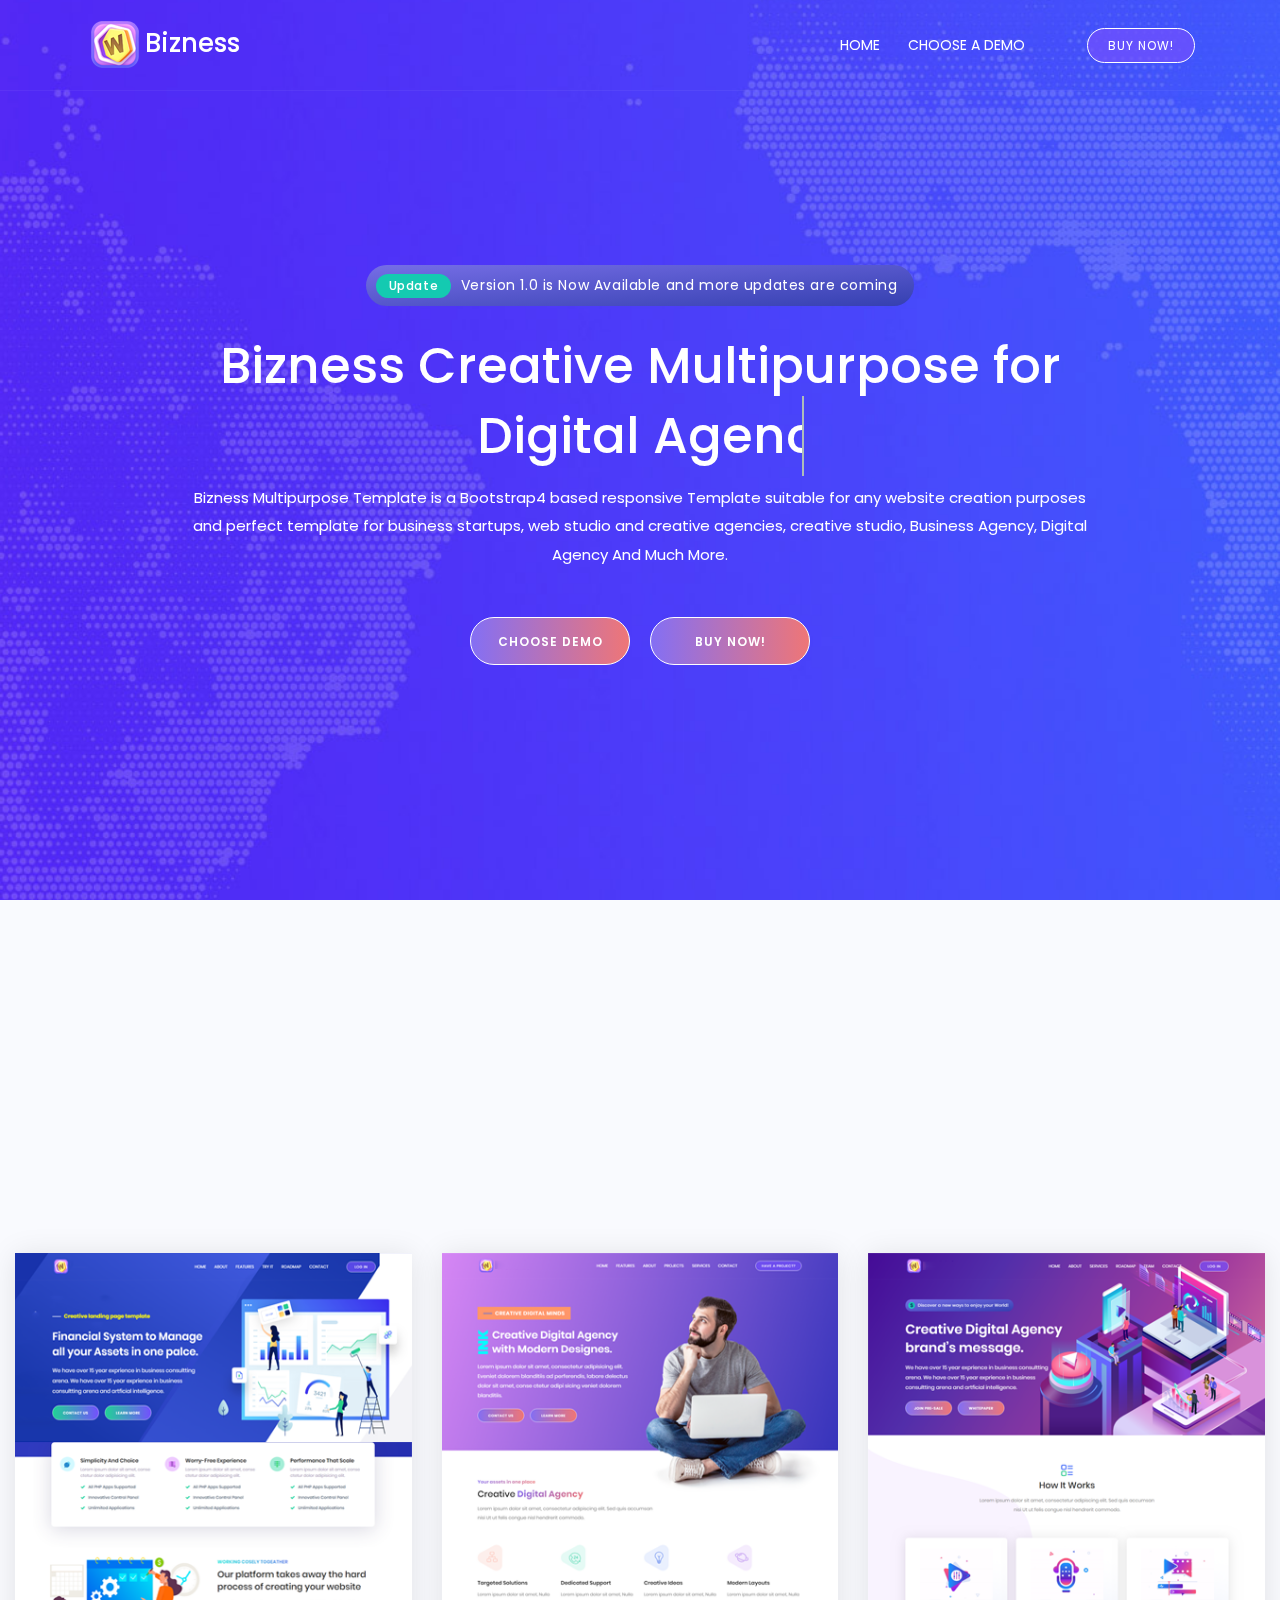
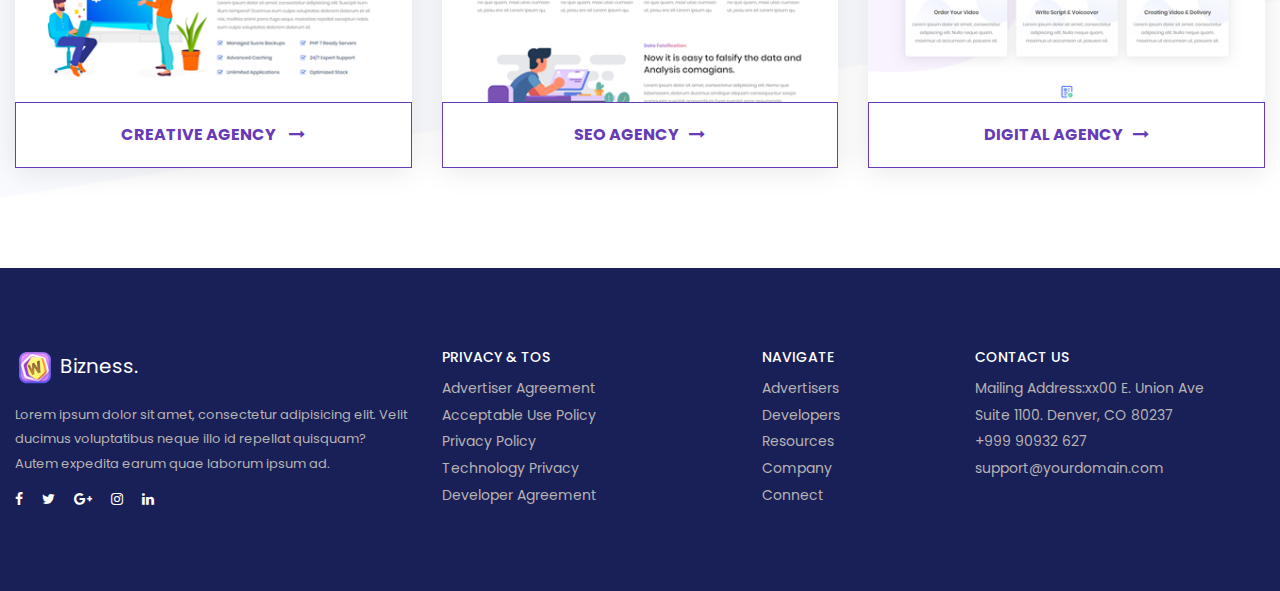
<file: index.html>
<!DOCTYPE html>
<html lang="en">


<!-- Mirrored from bizness.netlify.com/ by HTTrack Website Copier/3.x [XR&CO'2014], Thu, 11 Jul 2019 10:02:20 GMT -->
<!-- Added by HTTrack --><meta http-equiv="content-type" content="text/html;charset=UTF-8" /><!-- /Added by HTTrack -->
<head>
    <meta charset="UTF-8">
    <meta name="description" content="">
    <meta http-equiv="X-UA-Compatible" content="IE=edge">
    <meta name="viewport" content="width=device-width, initial-scale=1, shrink-to-fit=no">

    <!-- Title -->
    <title>Bizness- Multipurpose Template</title>

    <!-- Favicon -->
    <link rel="icon" href="img/core-img/favicon.ico">

    <!-- Core Stylesheet -->
    <link rel="stylesheet" href="css/style.css">

    <!-- Responsive Stylesheet -->
    <link rel="stylesheet" href="css/responsive.css">

</head>

<body class="light-version">
    <!-- Preloader -->
    <div id="preloader">
        <div class="preload-content">
            <div id="dream-load"></div>
        </div>
    </div>

    <!-- ##### Header Area Start ##### -->
    <header class="header-area wow fadeInDown" data-wow-delay="0.2s">
        <div class="classy-nav-container light breakpoint-off">
            <div class="container">
                <!-- Classy Menu -->
                <nav class="classy-navbar justify-content-between" id="dreamNav">

                    <!-- Logo -->
                    <a class="nav-brand light" href="index-2.html"><img src="img/core-img/logo.png" alt="logo">Bizness</a>

                    <!-- Navbar Toggler -->
                    <div class="classy-navbar-toggler demo">
                        <span class="navbarToggler"><span></span><span></span><span></span></span>
                    </div>

                    <!-- Menu -->
                    <div class="classy-menu">

                        <!-- close btn -->
                        <div class="classycloseIcon">
                            <div class="cross-wrap"><span class="top"></span><span class="bottom"></span></div>
                        </div>

                        <!-- Nav Start -->
                        <div class="classynav">
                            <ul id="nav">
                                <li><a href="#">Home</a></li>
                                
                                <li><a href="#demo">Choose a demo</a></li>
                            </ul>

                            <!-- Button -->
                            <a href="https://themeforest.net/item/cryptorica-ico-and-cryptocurrency-template/22343144" class="btn login-btn ml-50">Buy Now!</a>
                        </div>
                        <!-- Nav End -->
                    </div>
                </nav>
            </div>
        </div>
    </header>
    <!-- ##### Header Area End ##### -->
    <div class="travel-bg">
    <!-- ##### Wellcome Area Start ##### -->
    <section class="welcome_area transparent dzsparallaxer auto-init fullwidth animated-headline clearfix fullwidth"  id="home">
        <div class="divimage dzsparallaxer--target" style="width: 101%; height: 130%; background-image: url(img/bg-img/bg-2.jpg)"></div>
        <div class="hero-content transparent">
            <!-- blip -->

            <div class="container h-100">
                <div class="row h-100 align-items-center">
                    <!-- Welcome Content -->
                    <div class="col-12 col-lg-10 offset-lg-1">
                        <!-- Wellcome Heading Text -->
                        <div class="welcome-text headline text-center">
                            <div class="promo-section mb-15 mt-30">
                                <div class="integration-link dark-int">
                                    <div class="integration-icon">
                                        <p class="badge">Update</p>
                                    </div>
                                    <span class="integration-text w-text">Version 1.0 is Now Available and more updates are coming</span>
                                </div>
                            </div>
                            <div class="cd-intro default-title mt-0">
                                <h2 class="cd-headline clip is-full-width" style="min-height:130px">
                                    <span class="w-text" style="padding:0">Bizness Creative Multipurpose for</span>
                                    <span class="cd-words-wrapper">
                                        <b class="is-visible">Digital Agency</b>
                                        <b>Business Agency</b>
                                        <b>Software Launch</b>
			                        </span>
                                </h2>
                                <p class="desc w-text">Bizness Multipurpose Template is a Bootstrap4 based responsive Template suitable for any website creation purposes and perfect template for business startups, web studio and creative agencies, creative studio, Business Agency, Digital Agency And Much More.</p>
                            </div>

                            <!-- Learn More Button-->
                            <div class="dream-btn-group">
                                <a href="#" class="btn dream-btn mr-3">Choose demo</a>
                                <a href="#" class="btn dream-btn">Buy Now!</a>
                            </div>
                        </div>
                    </div>
                </div>
            </div>
        </div>
    </section>
    <!-- ##### Wellcome Area End ##### -->

   


    <section class="demo section-padding-100-0" id="demo">
        <div class="container">
            <div class="section-heading text-center">
                <!-- Dream Dots -->
                <div class="dream-dots justify-content-center wow fadeInUp" data-wow-delay="0.2s">
                    <img src="img/svg/section-icon-1.svg" alt="">
                </div>
                <h2 class="wow fadeInUp" data-wow-delay="0.3s">Choose a demo</h2>
                <p class="wow fadeInUp" data-wow-delay="0.4s">Bizness will be a perfect Template for presenting your Website. This template is insane and got all you need in one place</p>
            </div>
            <div class="row">

                
                <div class="col-lg-4 col-md-6 col-sm-12">
                    <div class="demo-item">
                        <a href="index-demo-1.html" target="_blank"><img src="img/demos/demo-1.png" alt="demo" class="img-responsive"></a>
                        <div class="preview-btn-wrapper text-center">
                            <a href="index-demo-1.html" class="preview-demo" target="_blank">Creative Agency <i class="fa fa-long-arrow-right"></i></a>
                        </div>
                    </div>
                </div>

                <div class="col-lg-4 col-md-6 col-sm-12">
                    <div class="demo-item">
                        <a href="index-demo-2.html" target="_blank"><img src="img/demos/demo-2.png" alt="demo" class="img-responsive"></a>
                        <div class="preview-btn-wrapper text-center">
                            <a href="index-demo-2.html" class="preview-demo" target="_blank">Seo agency<i class="fa fa-long-arrow-right"></i></a>
                        </div>
                    </div>
                </div>

                <div class="col-lg-4 col-md-6 col-sm-12">
                    <div class="demo-item">
                        <a href="index-demo-3.html" target="_blank"><img src="img/demos/demo-3.png" alt="demo" class="img-responsive"></a>
                        <div class="preview-btn-wrapper text-center">
                            <a href="index-demo-3.html" class="preview-demo" target="_blank">Digital Agency<i class="fa fa-long-arrow-right"></i></a>
                        </div>
                    </div>
                </div>

                 
            </div>
        </div>
    </section>
</div>
    <div class="clearfix"></div>

   

    <!-- ##### Footer Area Start ##### -->
    <footer class="footer-area bg-img" style="background-image: url(img/core-img/pattern.png);">

        <div class="footer-content-area demo">
            <div class="container">
                <div class="row ">
                    <div class="col-12 col-lg-4 col-md-6">
                        <div class="footer-copywrite-info">
                            <!-- Copywrite -->
                            <div class="copywrite_text fadeInUp" data-wow-delay="0.2s">
                                <div class="footer-logo">
                                    <a href="#"><img src="img/core-img/logo.png" alt="logo"> Bizness. </a>
                                </div>
                                <p>Lorem ipsum dolor sit amet, consectetur adipisicing elit. Velit ducimus voluptatibus neque illo id repellat quisquam? Autem expedita earum quae laborum ipsum ad.</p>
                            </div>
                            <!-- Social Icon -->
                            <div class="footer-social-info fadeInUp" data-wow-delay="0.4s">
                                <a href="#"><i class="fa fa-facebook" aria-hidden="true"></i></a>
                                <a href="#"> <i class="fa fa-twitter" aria-hidden="true"></i></a>
                                <a href="#"><i class="fa fa-google-plus" aria-hidden="true"></i></a>
                                <a href="#"><i class="fa fa-instagram" aria-hidden="true"></i></a>
                                <a href="#"><i class="fa fa-linkedin" aria-hidden="true"></i></a>
                            </div>
                        </div>
                    </div>

                    <div class="col-12 col-lg-3 col-md-6">
                        <div class="contact_info_area d-sm-flex justify-content-between">
                            <!-- Content Info -->
                            <div class="contact_info mt-x text-center fadeInUp" data-wow-delay="0.3s">
                                <h5>PRIVACY & TOS</h5>
                                <a href="#"><p>Advertiser Agreement</p></a>
                                <a href="#"><p>Acceptable Use Policy</p></a>
                                <a href="#"><p>Privacy Policy</p></a>
                                <a href="#"><p>Technology Privacy</p></a>
                                <a href="#"><p>Developer Agreement</p></a>
                            </div>
                        </div>
                    </div>
                      
                    <div class="col-12 col-lg-2 col-md-6 ">
                        <!-- Content Info -->
                        <div class="contact_info_area d-sm-flex justify-content-between">
                            <div class="contact_info mt-s text-center fadeInUp" data-wow-delay="0.2s">
                                <h5>NAVIGATE</h5>
                                <a href="#"><p>Advertisers</p></a>
                                <a href="#"><p>Developers</p></a>
                                <a href="#"><p>Resources</p></a>
                                <a href="#"><p>Company</p></a>
                                <a href="#"><p>Connect</p></a>
                            </div>
                        </div>
                    </div>
                    

                    <div class="col-12 col-lg-3 col-md-6 ">
                        <div class="contact_info_area d-sm-flex justify-content-between">
                            <!-- Content Info -->
                            <div class="contact_info mt-s text-center fadeInUp" data-wow-delay="0.4s">
                                <h5>CONTACT US</h5>
                                <p>Mailing Address:xx00 E. Union Ave</p>
                                <p>Suite 1100. Denver, CO 80237</p>
                                <p>+999 90932 627</p>
                                <p>support@yourdomain.com</p>
                            </div>
                        </div>
                    </div>
                </div>
            </div>
                
        </div>
    </footer>
    <!-- ##### Footer Area End ##### -->

    <!-- ########## All JS ########## -->
    <!-- jQuery js -->
    <script src="js/jquery.min.js"></script>
    <!-- Popper js -->
    <script src="js/popper.min.js"></script>
    <!-- Bootstrap js -->
    <script src="js/bootstrap.min.js"></script>
    <!-- All Plugins js -->
    <script src="js/plugins.js"></script>
    <script src="js/animated.js"></script>
    <!-- Parallax js -->
    <script src="js/dzsparallaxer.js"></script>
    <!-- script js -->
    <script src="js/script.js"></script>

</body>


<!-- Mirrored from bizness.netlify.com/ by HTTrack Website Copier/3.x [XR&CO'2014], Thu, 11 Jul 2019 10:02:42 GMT -->
</html>
</file>
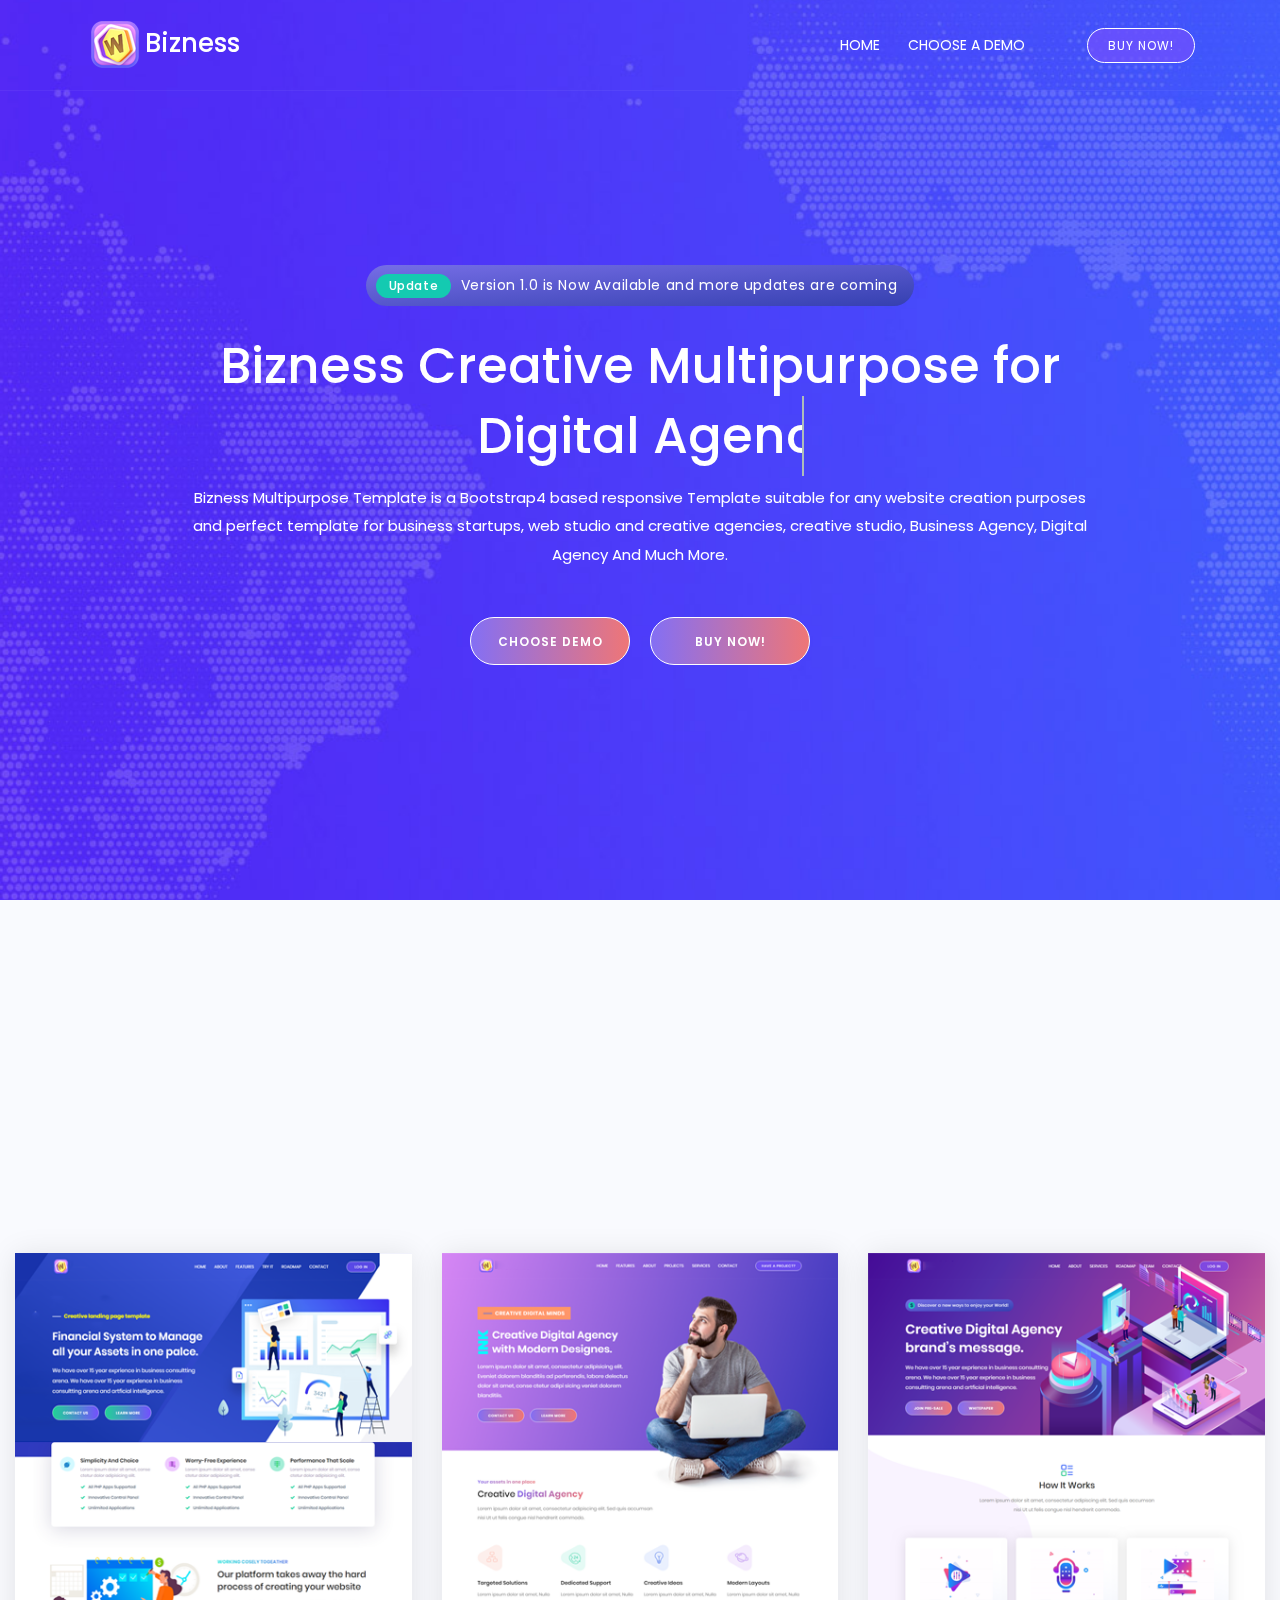
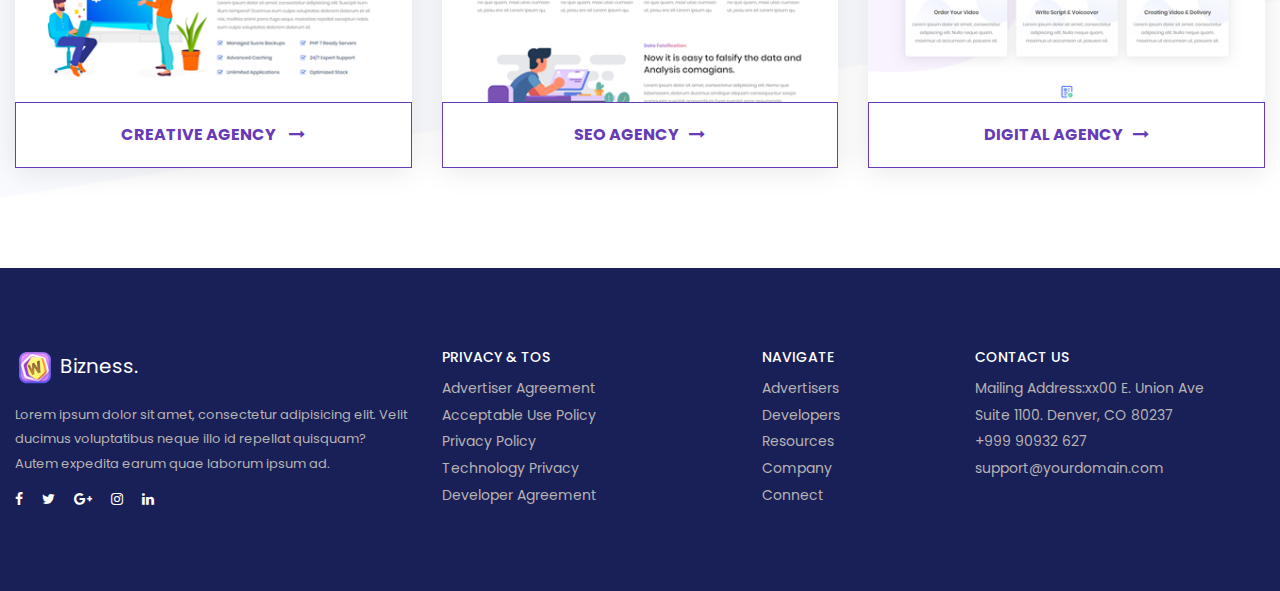
<file: index-2.html>
<!DOCTYPE html>
<html lang="en">


<!-- Mirrored from bizness.netlify.com/index.html by HTTrack Website Copier/3.x [XR&CO'2014], Thu, 11 Jul 2019 10:03:32 GMT -->
<!-- Added by HTTrack --><meta http-equiv="content-type" content="text/html;charset=UTF-8" /><!-- /Added by HTTrack -->
<head>
    <meta charset="UTF-8">
    <meta name="description" content="">
    <meta http-equiv="X-UA-Compatible" content="IE=edge">
    <meta name="viewport" content="width=device-width, initial-scale=1, shrink-to-fit=no">

    <!-- Title -->
    <title>Bizness- Multipurpose Template</title>

    <!-- Favicon -->
    <link rel="icon" href="img/core-img/favicon.ico">

    <!-- Core Stylesheet -->
    <link rel="stylesheet" href="css/style.css">

    <!-- Responsive Stylesheet -->
    <link rel="stylesheet" href="css/responsive.css">

</head>

<body class="light-version">
    <!-- Preloader -->
    <div id="preloader">
        <div class="preload-content">
            <div id="dream-load"></div>
        </div>
    </div>

    <!-- ##### Header Area Start ##### -->
    <header class="header-area wow fadeInDown" data-wow-delay="0.2s">
        <div class="classy-nav-container light breakpoint-off">
            <div class="container">
                <!-- Classy Menu -->
                <nav class="classy-navbar justify-content-between" id="dreamNav">

                    <!-- Logo -->
                    <a class="nav-brand light" href="index-2.html"><img src="img/core-img/logo.png" alt="logo">Bizness</a>

                    <!-- Navbar Toggler -->
                    <div class="classy-navbar-toggler demo">
                        <span class="navbarToggler"><span></span><span></span><span></span></span>
                    </div>

                    <!-- Menu -->
                    <div class="classy-menu">

                        <!-- close btn -->
                        <div class="classycloseIcon">
                            <div class="cross-wrap"><span class="top"></span><span class="bottom"></span></div>
                        </div>

                        <!-- Nav Start -->
                        <div class="classynav">
                            <ul id="nav">
                                <li><a href="#">Home</a></li>
                                
                                <li><a href="#demo">Choose a demo</a></li>
                            </ul>

                            <!-- Button -->
                            <a href="https://themeforest.net/item/cryptorica-ico-and-cryptocurrency-template/22343144" class="btn login-btn ml-50">Buy Now!</a>
                        </div>
                        <!-- Nav End -->
                    </div>
                </nav>
            </div>
        </div>
    </header>
    <!-- ##### Header Area End ##### -->
    <div class="travel-bg">
    <!-- ##### Wellcome Area Start ##### -->
    <section class="welcome_area transparent dzsparallaxer auto-init fullwidth animated-headline clearfix fullwidth"  id="home">
        <div class="divimage dzsparallaxer--target" style="width: 101%; height: 130%; background-image: url(img/bg-img/bg-2.jpg)"></div>
        <div class="hero-content transparent">
            <!-- blip -->

            <div class="container h-100">
                <div class="row h-100 align-items-center">
                    <!-- Welcome Content -->
                    <div class="col-12 col-lg-10 offset-lg-1">
                        <!-- Wellcome Heading Text -->
                        <div class="welcome-text headline text-center">
                            <div class="promo-section mb-15 mt-30">
                                <div class="integration-link dark-int">
                                    <div class="integration-icon">
                                        <p class="badge">Update</p>
                                    </div>
                                    <span class="integration-text w-text">Version 1.0 is Now Available and more updates are coming</span>
                                </div>
                            </div>
                            <div class="cd-intro default-title mt-0">
                                <h2 class="cd-headline clip is-full-width" style="min-height:130px">
                                    <span class="w-text" style="padding:0">Bizness Creative Multipurpose for</span>
                                    <span class="cd-words-wrapper">
                                        <b class="is-visible">Digital Agency</b>
                                        <b>Business Agency</b>
                                        <b>Software Launch</b>
			                        </span>
                                </h2>
                                <p class="desc w-text">Bizness Multipurpose Template is a Bootstrap4 based responsive Template suitable for any website creation purposes and perfect template for business startups, web studio and creative agencies, creative studio, Business Agency, Digital Agency And Much More.</p>
                            </div>

                            <!-- Learn More Button-->
                            <div class="dream-btn-group">
                                <a href="#" class="btn dream-btn mr-3">Choose demo</a>
                                <a href="#" class="btn dream-btn">Buy Now!</a>
                            </div>
                        </div>
                    </div>
                </div>
            </div>
        </div>
    </section>
    <!-- ##### Wellcome Area End ##### -->

   


    <section class="demo section-padding-100-0" id="demo">
        <div class="container">
            <div class="section-heading text-center">
                <!-- Dream Dots -->
                <div class="dream-dots justify-content-center wow fadeInUp" data-wow-delay="0.2s">
                    <img src="img/svg/section-icon-1.svg" alt="">
                </div>
                <h2 class="wow fadeInUp" data-wow-delay="0.3s">Choose a demo</h2>
                <p class="wow fadeInUp" data-wow-delay="0.4s">Bizness will be a perfect Template for presenting your Website. This template is insane and got all you need in one place</p>
            </div>
            <div class="row">

                
                <div class="col-lg-4 col-md-6 col-sm-12">
                    <div class="demo-item">
                        <a href="index-demo-1.html" target="_blank"><img src="img/demos/demo-1.png" alt="demo" class="img-responsive"></a>
                        <div class="preview-btn-wrapper text-center">
                            <a href="index-demo-1.html" class="preview-demo" target="_blank">Creative Agency <i class="fa fa-long-arrow-right"></i></a>
                        </div>
                    </div>
                </div>

                <div class="col-lg-4 col-md-6 col-sm-12">
                    <div class="demo-item">
                        <a href="index-demo-2.html" target="_blank"><img src="img/demos/demo-2.png" alt="demo" class="img-responsive"></a>
                        <div class="preview-btn-wrapper text-center">
                            <a href="index-demo-2.html" class="preview-demo" target="_blank">Seo agency<i class="fa fa-long-arrow-right"></i></a>
                        </div>
                    </div>
                </div>

                <div class="col-lg-4 col-md-6 col-sm-12">
                    <div class="demo-item">
                        <a href="index-demo-3.html" target="_blank"><img src="img/demos/demo-3.png" alt="demo" class="img-responsive"></a>
                        <div class="preview-btn-wrapper text-center">
                            <a href="index-demo-3.html" class="preview-demo" target="_blank">Digital Agency<i class="fa fa-long-arrow-right"></i></a>
                        </div>
                    </div>
                </div>

                 
            </div>
        </div>
    </section>
</div>
    <div class="clearfix"></div>

   

    <!-- ##### Footer Area Start ##### -->
    <footer class="footer-area bg-img" style="background-image: url(img/core-img/pattern.png);">

        <div class="footer-content-area demo">
            <div class="container">
                <div class="row ">
                    <div class="col-12 col-lg-4 col-md-6">
                        <div class="footer-copywrite-info">
                            <!-- Copywrite -->
                            <div class="copywrite_text fadeInUp" data-wow-delay="0.2s">
                                <div class="footer-logo">
                                    <a href="#"><img src="img/core-img/logo.png" alt="logo"> Bizness. </a>
                                </div>
                                <p>Lorem ipsum dolor sit amet, consectetur adipisicing elit. Velit ducimus voluptatibus neque illo id repellat quisquam? Autem expedita earum quae laborum ipsum ad.</p>
                            </div>
                            <!-- Social Icon -->
                            <div class="footer-social-info fadeInUp" data-wow-delay="0.4s">
                                <a href="#"><i class="fa fa-facebook" aria-hidden="true"></i></a>
                                <a href="#"> <i class="fa fa-twitter" aria-hidden="true"></i></a>
                                <a href="#"><i class="fa fa-google-plus" aria-hidden="true"></i></a>
                                <a href="#"><i class="fa fa-instagram" aria-hidden="true"></i></a>
                                <a href="#"><i class="fa fa-linkedin" aria-hidden="true"></i></a>
                            </div>
                        </div>
                    </div>

                    <div class="col-12 col-lg-3 col-md-6">
                        <div class="contact_info_area d-sm-flex justify-content-between">
                            <!-- Content Info -->
                            <div class="contact_info mt-x text-center fadeInUp" data-wow-delay="0.3s">
                                <h5>PRIVACY & TOS</h5>
                                <a href="#"><p>Advertiser Agreement</p></a>
                                <a href="#"><p>Acceptable Use Policy</p></a>
                                <a href="#"><p>Privacy Policy</p></a>
                                <a href="#"><p>Technology Privacy</p></a>
                                <a href="#"><p>Developer Agreement</p></a>
                            </div>
                        </div>
                    </div>
                      
                    <div class="col-12 col-lg-2 col-md-6 ">
                        <!-- Content Info -->
                        <div class="contact_info_area d-sm-flex justify-content-between">
                            <div class="contact_info mt-s text-center fadeInUp" data-wow-delay="0.2s">
                                <h5>NAVIGATE</h5>
                                <a href="#"><p>Advertisers</p></a>
                                <a href="#"><p>Developers</p></a>
                                <a href="#"><p>Resources</p></a>
                                <a href="#"><p>Company</p></a>
                                <a href="#"><p>Connect</p></a>
                            </div>
                        </div>
                    </div>
                    

                    <div class="col-12 col-lg-3 col-md-6 ">
                        <div class="contact_info_area d-sm-flex justify-content-between">
                            <!-- Content Info -->
                            <div class="contact_info mt-s text-center fadeInUp" data-wow-delay="0.4s">
                                <h5>CONTACT US</h5>
                                <p>Mailing Address:xx00 E. Union Ave</p>
                                <p>Suite 1100. Denver, CO 80237</p>
                                <p>+999 90932 627</p>
                                <p>support@yourdomain.com</p>
                            </div>
                        </div>
                    </div>
                </div>
            </div>
                
        </div>
    </footer>
    <!-- ##### Footer Area End ##### -->

    <!-- ########## All JS ########## -->
    <!-- jQuery js -->
    <script src="js/jquery.min.js"></script>
    <!-- Popper js -->
    <script src="js/popper.min.js"></script>
    <!-- Bootstrap js -->
    <script src="js/bootstrap.min.js"></script>
    <!-- All Plugins js -->
    <script src="js/plugins.js"></script>
    <script src="js/animated.js"></script>
    <!-- Parallax js -->
    <script src="js/dzsparallaxer.js"></script>
    <!-- script js -->
    <script src="js/script.js"></script>

</body>


<!-- Mirrored from bizness.netlify.com/index.html by HTTrack Website Copier/3.x [XR&CO'2014], Thu, 11 Jul 2019 10:03:32 GMT -->
</html>
</file>
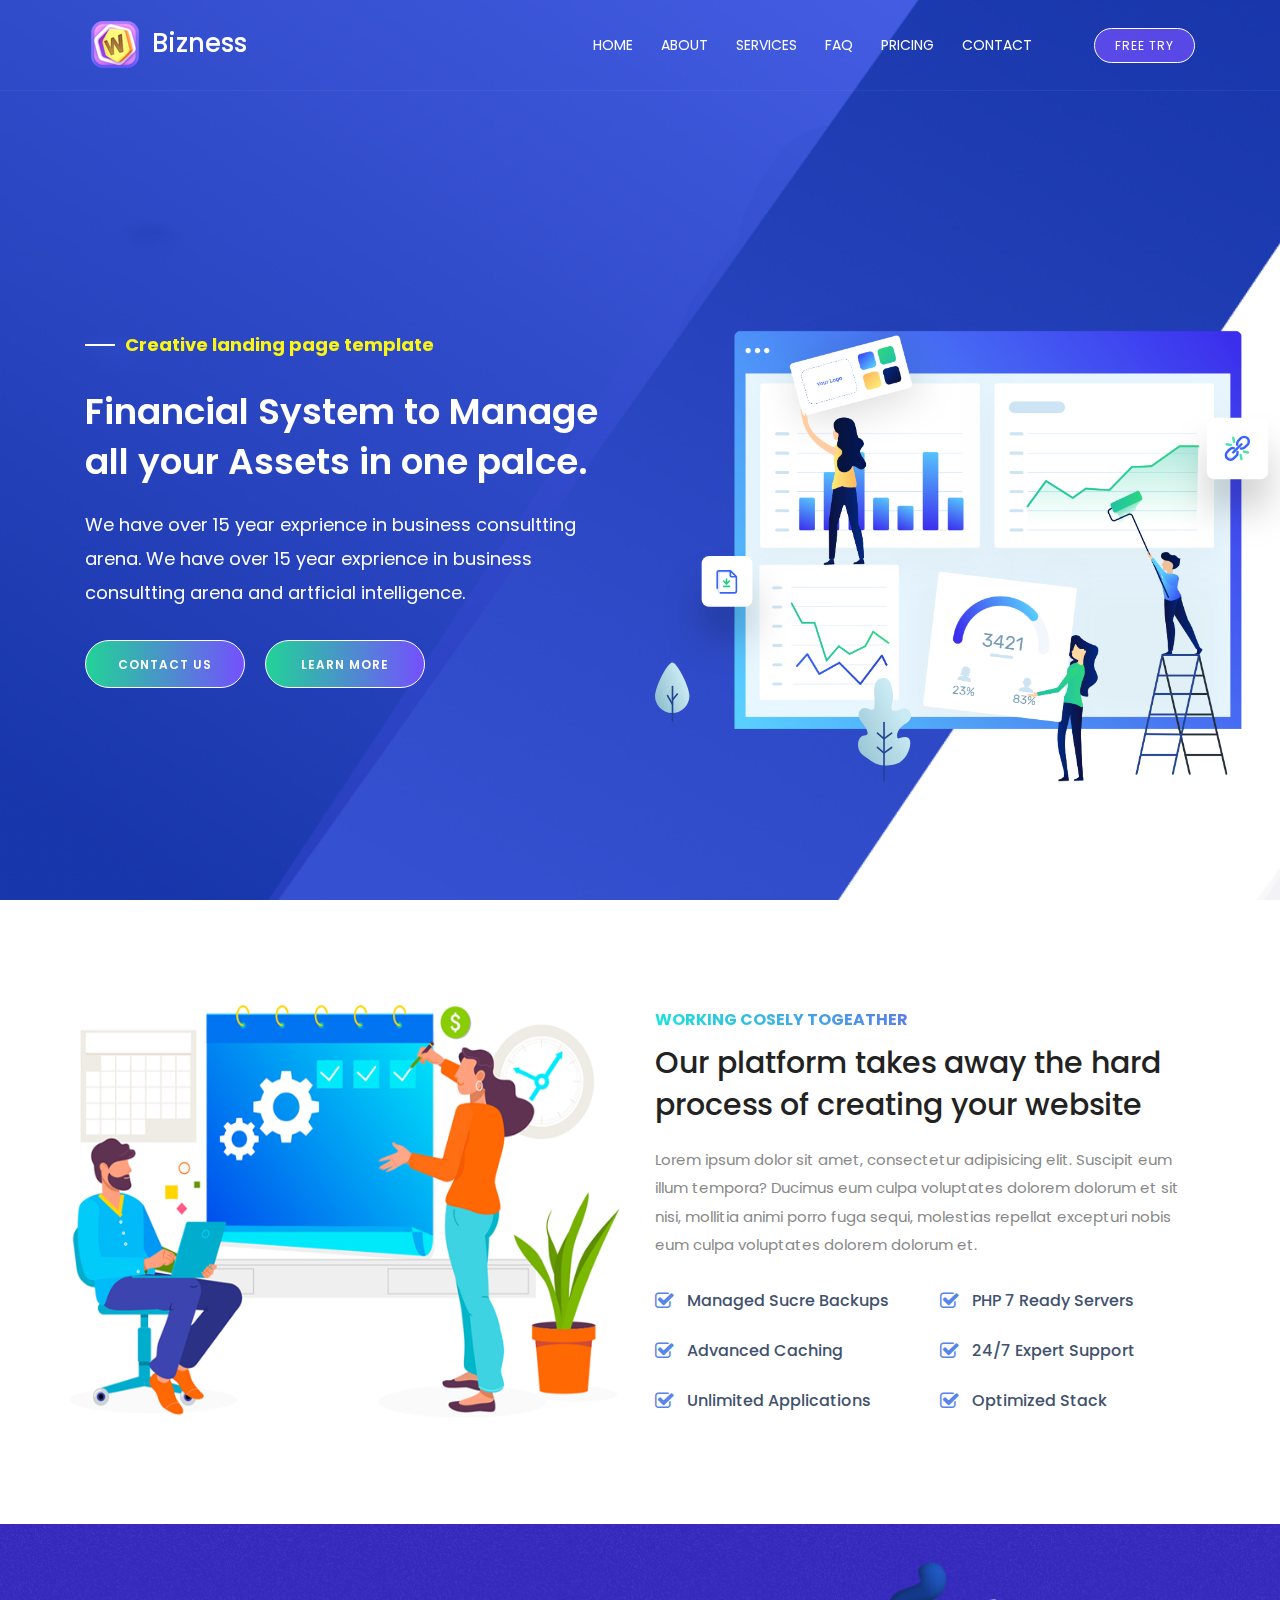
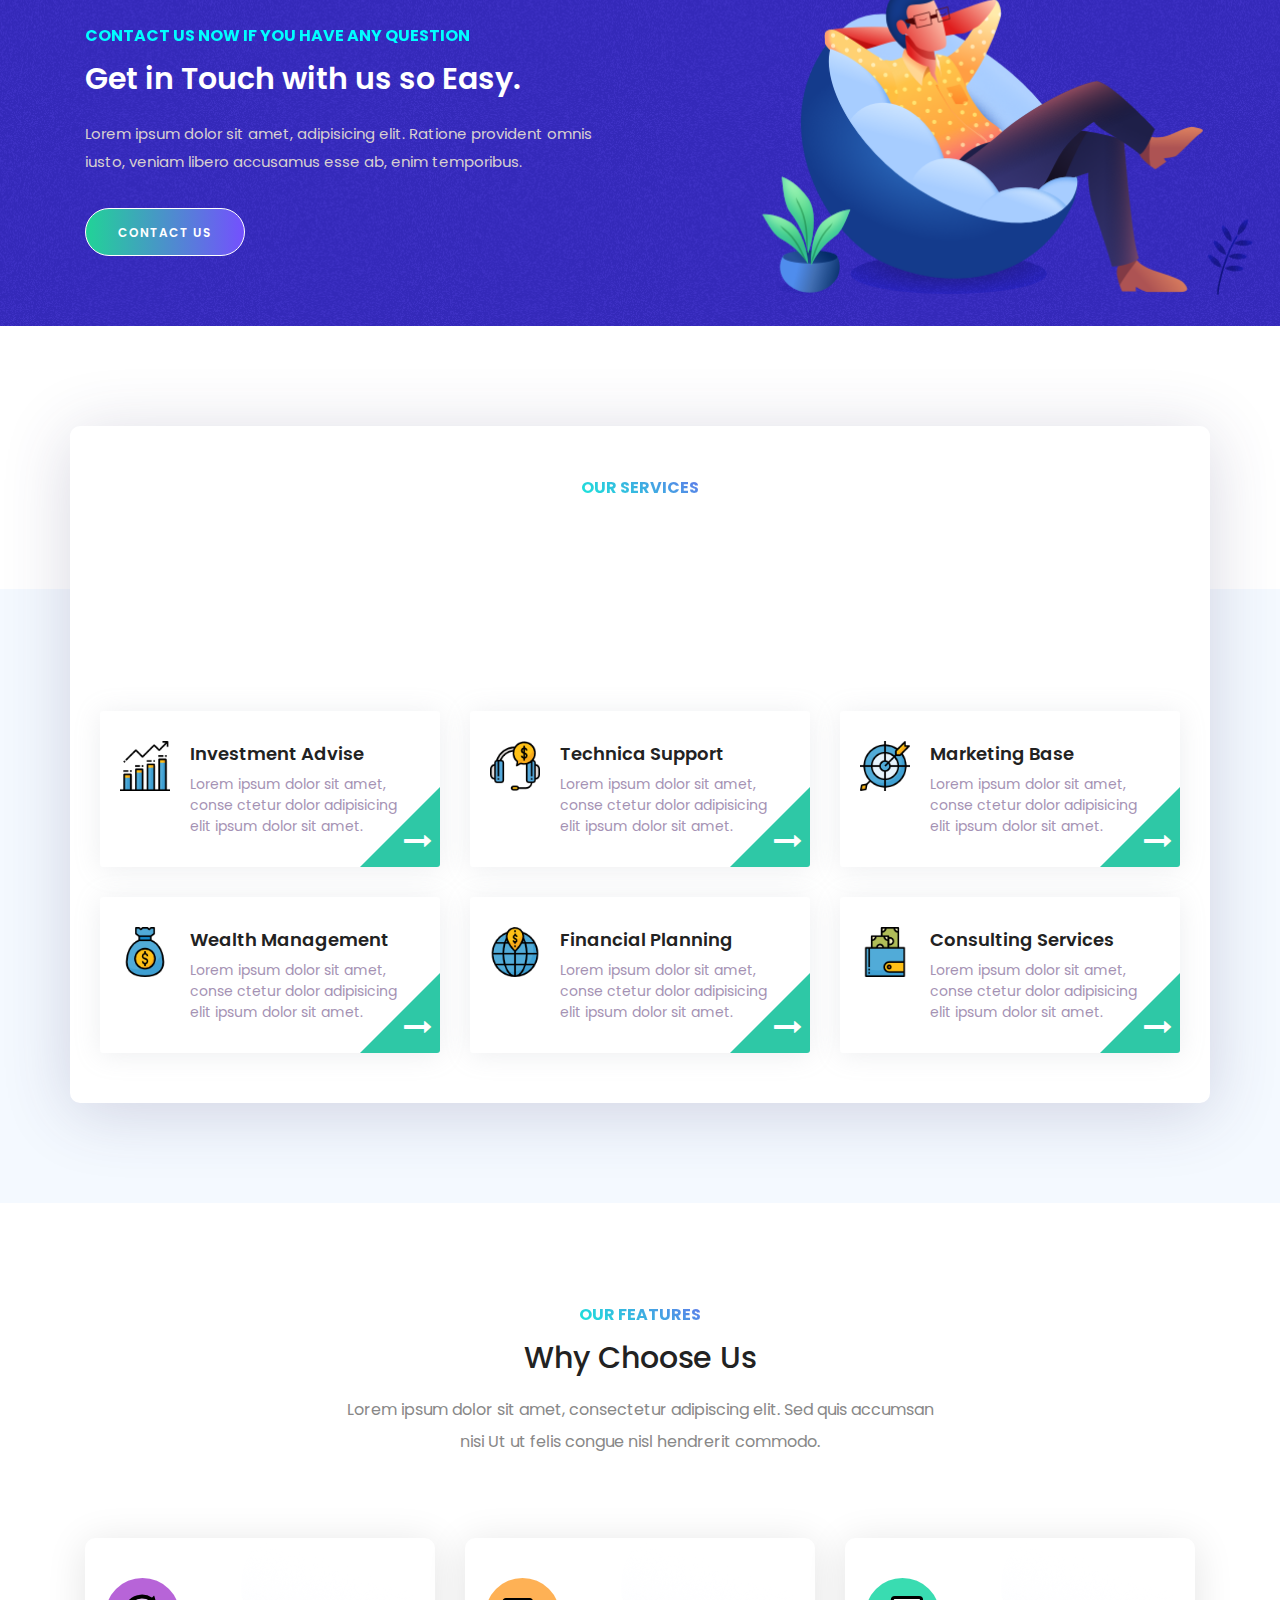
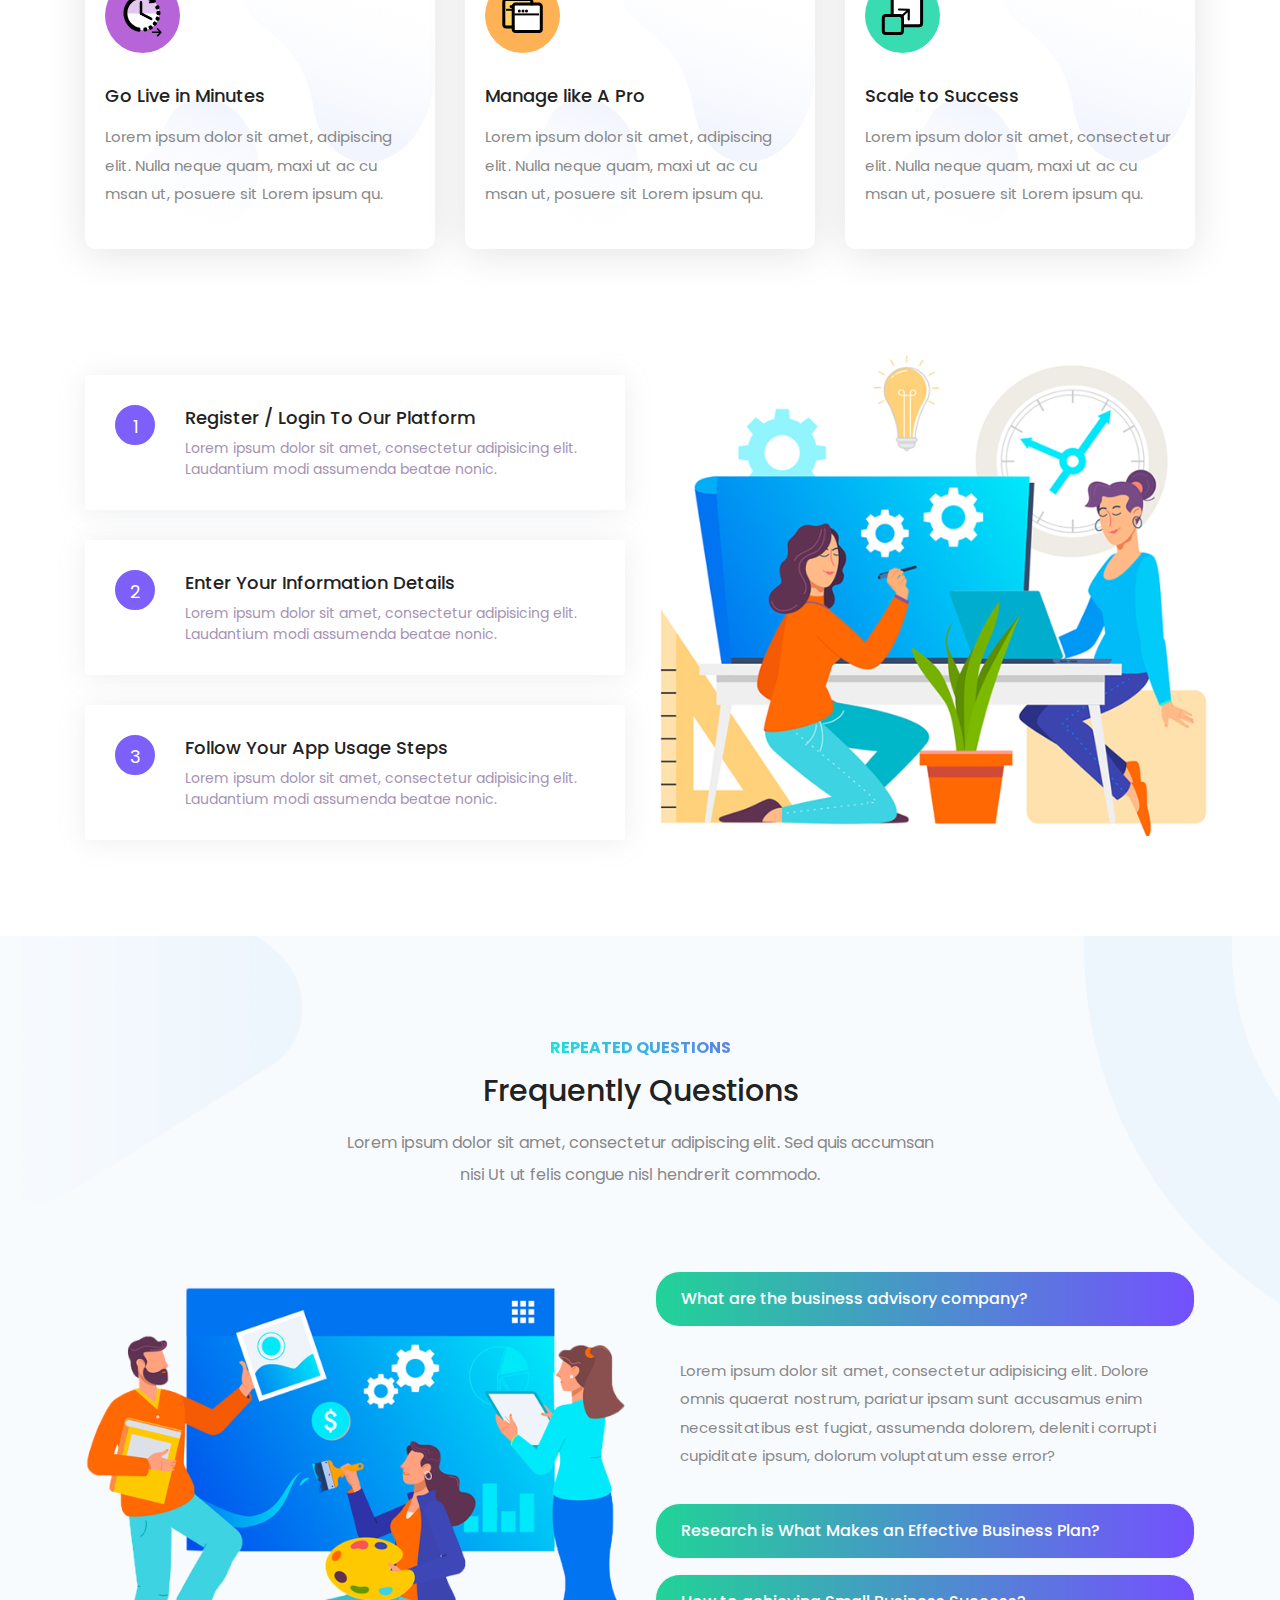
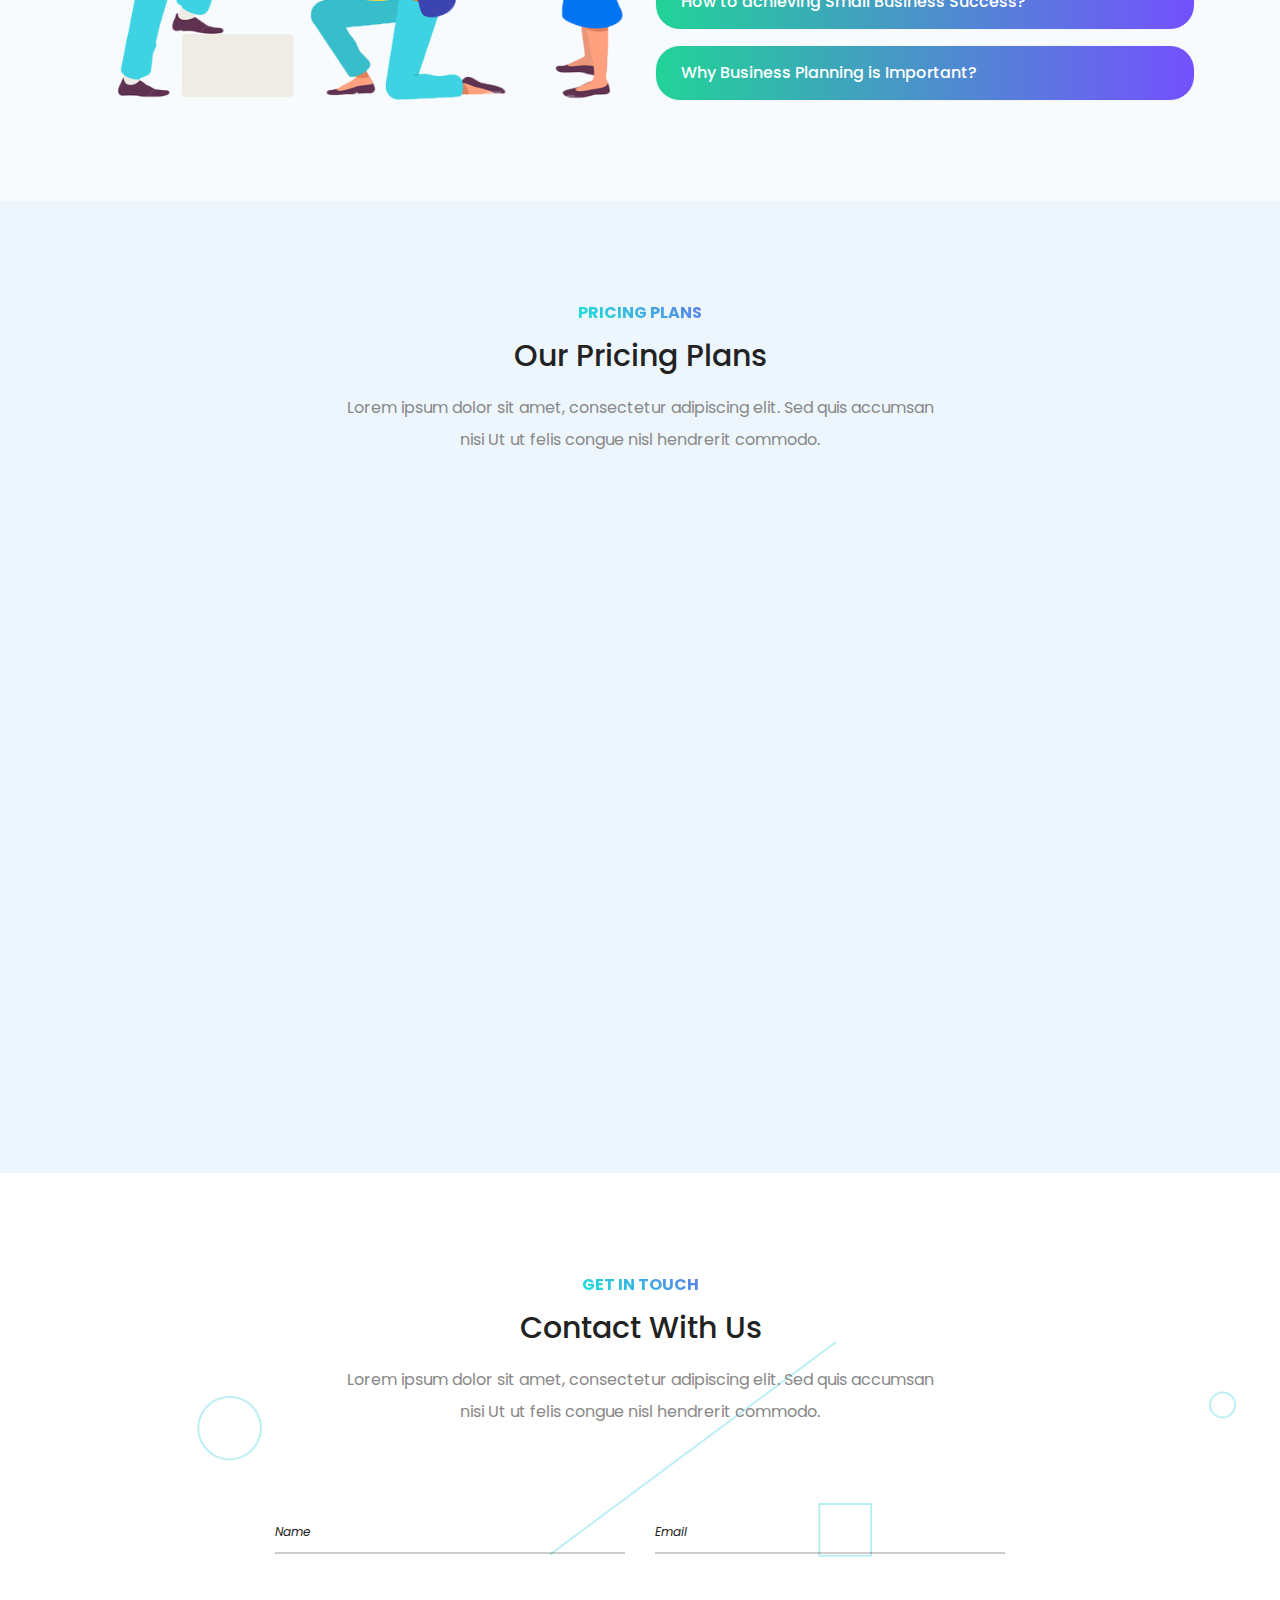
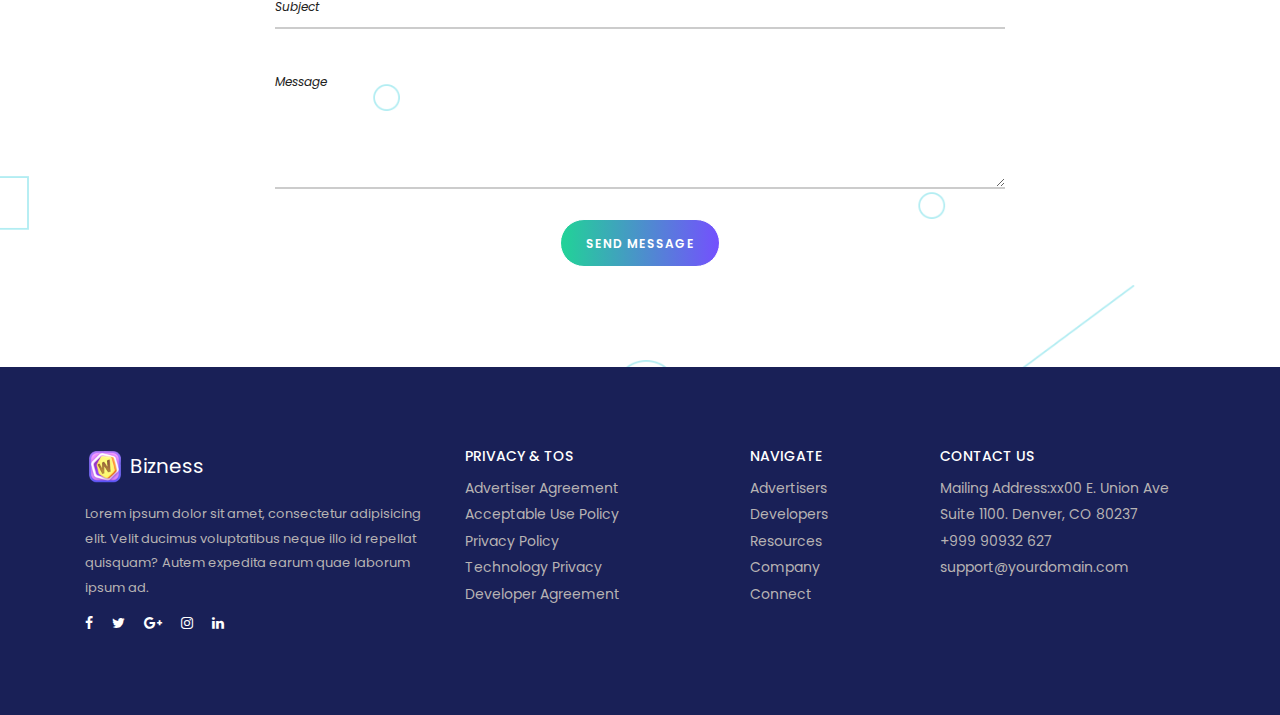
<file: index-demo-1.html>
<!DOCTYPE html>
<html lang="zxx">


<!-- Mirrored from bizness.netlify.com/index-demo-1.html by HTTrack Website Copier/3.x [XR&CO'2014], Thu, 11 Jul 2019 10:03:32 GMT -->
<!-- Added by HTTrack --><meta http-equiv="content-type" content="text/html;charset=UTF-8" /><!-- /Added by HTTrack -->
<head>
    <meta charset="UTF-8">
    <meta name="description" content="">
    <meta http-equiv="X-UA-Compatible" content="IE=edge">
    <meta name="viewport" content="width=device-width, initial-scale=1, shrink-to-fit=no">

    <!-- Title -->
    <title>Bizness - Multipurpose Template</title>

    <!-- Favicon -->
    <link rel="icon" href="img/core-img/favicon.ico">

    <!-- Core Stylesheet -->
    <link rel="stylesheet" href="css/style.css">

    <!-- Responsive Stylesheet -->
    <link rel="stylesheet" href="css/responsive.css">

</head>

<body class="light-version">
    <!-- Preloader -->
    <div id="preloader">
        <div class="preload-content">
            <div id="dream-load"></div>
        </div>
    </div>

    <!-- ##### Header Area Start ##### -->
    <header class="header-area fadeInDown" data-wow-delay="0.2s">
        <div class="classy-nav-container light breakpoint-off">
            <div class="container">
                <!-- Classy Menu -->
                <nav class="classy-navbar light justify-content-between" id="dreamNav">

                    <!-- Logo -->
                    <a class="nav-brand light" href="#"><img src="img/core-img/logo.png" alt="logo"> Bizness </a>

                    <!-- Navbar Toggler -->
                    <div class="classy-navbar-toggler demo">
                        <span class="navbarToggler"><span></span><span></span><span></span></span>
                    </div>

                    <!-- Menu -->
                    <div class="classy-menu">

                        <!-- close btn -->
                        <div class="classycloseIcon">
                            <div class="cross-wrap"><span class="top"></span><span class="bottom"></span></div>
                        </div>

                        <!-- Nav Start -->
                        <div class="classynav">
                            <ul id="nav">
                                <li><a href="#home">Home</a></li>
                                <li><a href="#about">About</a></li>
                                <li><a href="#services">Services</a></li>
                                <li><a href="#faq">FAQ</a></li>
                                <li><a href="#pricing">Pricing</a></li>
                                <li><a href="#contact">Contact</a></li>
                            </ul>

                            <!-- Button -->
                            <a href="#" class="btn login-btn ml-50">Free Try</a>
                        </div>
                        <!-- Nav End -->
                    </div>
                </nav>
            </div>
        </div>
    </header>
    <!-- ##### Header Area End ##### -->

    <!-- ##### Welcome Area Start ##### -->
    <section class="welcome_area clearfix dzsparallaxer auto-init ico fullwidth" data-options='{direction: "normal"}' id="home">
        <div class="divimage dzsparallaxer--target" style="width: 101%; height: 130%; background-image: url(img/bg-img/header3.png)"></div>

        <!-- Hero Content -->
        <div class="hero-content transparent">
            <!-- blip -->
            <div class="dream-blip blip1"></div>
            <div class="dream-blip blip2"></div>
            <div class="dream-blip blip3"></div>
            <div class="dream-blip blip4"></div>

            <div class="container h-100">
                <div class="row h-100 align-items-center">
                    <!-- Welcome Content -->
                    <div class="col-12 col-lg-6 col-md-12">
                        <div class="welcome-content">
                            <div class="promo-section">
                                <h3 class="special-head dark">Creative landing page template</h3>
                            </div>
                            <h1 class="fadeInUp" data-wow-delay="0.2s">Financial System to Manage all your Assets in one palce. </h1>
                            <p class="w-text fadeInUp" data-wow-delay="0.3s">We have over 15 year exprience in business consultting arena. We have over 15 year exprience in business consultting arena and artficial intelligence.</p>
                            <div class="dream-btn-group fadeInUp" data-wow-delay="0.4s">
                                <a href="#" class="btn more-btn mr-3">contact us</a>
                                <a href="#" class="btn more-btn"> Learn more</a>
                            </div>
                        </div>
                    </div>
                    <div class="col-lg-6">
                        <div class="main-ilustration main-ilustration-8  mt-30 fadeInUp" style="" data-wow-delay="0.5s">
                            
                        </div>
                    </div>
                   
                </div>
            </div>
        </div>
    </section>
    <!-- ##### Welcome Area End ##### -->


    <div class="clearfix"></div>



     <!-- ##### About Us Area Start ##### -->
    <section class="special section-padding-100-70 clearfix" id="about">
        
        <div class="container">
            <div class="row align-items-center">
                <div class="col-12 col-lg-6 offset-lg-0 col-md-12 no-padding-left">
                    <div class="welcome-meter fadeInUp mb-30" data-wow-delay="0.7s">
                        <img src="img/core-img/digital-5.png"  alt="">
                    </div>
                </div>
                
                <div class="col-12 col-lg-6 offset-lg-0">
                    <div class="who-we-contant">
                        <div class="dream-dots text-left fadeInUp" data-wow-delay="0.2s" style="visibility: visible; animation-delay: 0.2s; animation-name: fadeInUp;">
                            <span class="gradient-text blue">WORKING COSELY TOGEATHER</span>
                        </div>
                        <h4 class="fadeInUp" data-wow-delay="0.3s">Our platform takes away the hard process of creating your website</h4>
                        <p class="fadeInUp" data-wow-delay="0.4s">Lorem ipsum dolor sit amet, consectetur adipisicing elit. Suscipit eum illum tempora? Ducimus eum culpa voluptates dolorem dolorum et sit nisi, mollitia animi porro fuga sequi, molestias repellat excepturi nobis eum culpa voluptates dolorem dolorum et.</p>
                        <div class="list-wrap align-items-center mb-20">
                            <div class="row">
                                <div class="col-md-6">
                                    <div class="side-feature-list-item">
                                        <i class="fa fa-check-square-o check-mark-icon-font" aria-hidden="true"></i>
                                        <div class="foot-c-info">Managed Sucre Backups</div>
                                    </div>
                                </div>
                                <div class="col-md-6">
                                    <div class="side-feature-list-item">
                                        <i class="fa fa-check-square-o check-mark-icon-font" aria-hidden="true"></i>
                                        <div class="foot-c-info">PHP 7 Ready Servers</div>
                                    </div>
                                </div>
                                <div class="col-md-6">
                                    <div class="side-feature-list-item">
                                        <i class="fa fa-check-square-o check-mark-icon-font" aria-hidden="true"></i>
                                        <div class="foot-c-info">Advanced Caching</div>
                                    </div>
                                </div>
                                <div class="col-md-6">
                                    <div class="side-feature-list-item">
                                        <i class="fa fa-check-square-o check-mark-icon-font" aria-hidden="true"></i>
                                        <div class="foot-c-info">24/7 Expert Support</div>
                                    </div>
                                </div>
                                <div class="col-md-6">
                                    <div class="side-feature-list-item">
                                        <i class="fa fa-check-square-o check-mark-icon-font" aria-hidden="true"></i>
                                        <div class="foot-c-info">Unlimited Applications</div>
                                    </div>
                                </div>
                                <div class="col-md-6">
                                    <div class="side-feature-list-item">
                                        <i class="fa fa-check-square-o check-mark-icon-font" aria-hidden="true"></i>
                                        <div class="foot-c-info">Optimized Stack</div>
                                    </div>
                                </div>
                                
                            </div>
                        </div>
                    </div>
                </div>

            </div>
        </div>
    </section>
    <!-- ##### About Us Area End ##### -->

    <!-- ##### About Us Area Start ##### -->
    <section class="about-us-area hero-bg section-padding-100-70 clearfix">
        <div class="container">
            <div class="row align-items-center">
                
                <div class="col-12 col-lg-6 col-sm-12">
                    <div class="who-we-contant">
                        <div class="dream-dots text-left fadeInUp" data-wow-delay="0.2s" style="visibility: visible; animation-delay: 0.2s; animation-name: fadeInUp;">
                            <span class="gradient-text cyan">CONTACT US NOW IF YOU HAVE ANY QUESTION</span>
                        </div>
                        <h4 class="w-text bold fadeInUp" data-wow-delay="0.3s">Get in Touch with us so Easy.</h4>
                        <p class="g-text fadeInUp" data-wow-delay="0.5s">Lorem ipsum dolor sit amet, adipisicing elit. Ratione provident omnis iusto, veniam libero accusamus esse ab, enim temporibus.</p>
                        <a href="#" class="btn more-btn mt-15">contact us</a>
                        
                    </div>
                </div>
            </div>
        </div>
    </section>

    <section class=" fuel-features features section-padding-100 clearfix" id="services">
        
        <div class="container has-shadow">
            <div class="section-heading text-center">
                <!-- Dream Dots -->
                <div class="dream-dots justify-content-center fadeInUp" data-wow-delay="0.2s" style="visibility: visible; animation-delay: 0.2s; animation-name: fadeInUp;">
                    <span class="gradient-text blue">OUR SERVICES</span>
                </div>
                <h2 class="wow fadeInUp" data-wow-delay="0.3s" style="visibility: visible; animation-delay: 0.3s; animation-name: fadeInUp;">What we Offer</h2>
                <p class="wow fadeInUp" data-wow-delay="0.4s" style="visibility: visible; animation-delay: 0.4s; animation-name: fadeInUp;">Lorem ipsum dolor sit amet, consectetur adipiscing elit. Sed quis accumsan nisi Ut ut felis congue nisl hendrerit commodo.</p>
            </div>
            <div class="row align-items-center">
                <div class="col-lg-4 col-md-6 col-sm-12 mt-md-30">
                    <div class="services-block-four v2">
                        <div class="inner-box">
                            <div class="icon-img-box">
                                <img src="img/icons/1.png" alt="">
                            </div>
                            <h3><a href="#">Investment Advise</a></h3>
                            <div class="text">Lorem ipsum dolor sit amet, conse ctetur dolor adipisicing elit ipsum dolor sit amet.</div>
                        </div>
                        <a href="#" class="icon_foot">
                            <i class="fa fa-long-arrow-right"></i>
                        </a>
                    </div>
                    <div class="services-block-four v2">
                        <div class="inner-box">
                            <div class="icon-img-box">
                                <img src="img/icons/2.png" alt="">
                            </div>
                            <h3><a href="#">Wealth Management</a></h3>
                            <div class="text">Lorem ipsum dolor sit amet, conse ctetur dolor adipisicing elit ipsum dolor sit amet.</div>
                        </div>
                        <a href="#" class="icon_foot">
                            <i class="fa fa-long-arrow-right"></i>
                        </a>
                    </div>
                    
                </div>
                <div class="col-lg-4 col-md-6 col-sm-12 mt-md-30">
                    <div class="services-block-four v2">
                        <div class="inner-box">
                            <div class="icon-img-box">
                                <img src="img/icons/3.png" alt="">
                            </div>
                            <h3><a href="#">Technica Support</a></h3>
                            <div class="text">Lorem ipsum dolor sit amet, conse ctetur dolor adipisicing elit ipsum dolor sit amet.</div>
                        </div>
                        <a href="#" class="icon_foot">
                            <i class="fa fa-long-arrow-right"></i>
                        </a>
                    </div>
                    <div class="services-block-four v2">
                        <div class="inner-box">
                            <div class="icon-img-box">
                                <img src="img/icons/4.png" alt="">
                            </div>
                            <h3><a href="#">Financial Planning</a></h3>
                            <div class="text">Lorem ipsum dolor sit amet, conse ctetur dolor adipisicing elit ipsum dolor sit amet.</div>
                        </div>
                        <a href="#" class="icon_foot">
                            <i class="fa fa-long-arrow-right"></i>
                        </a>
                    </div>
                </div>
                <div class="col-lg-4 col-md-6 col-sm-12 mt-md-30 mt-sm-0">
                    <div class="services-block-four v2">
                        <div class="inner-box">
                            <div class="icon-img-box">
                                <img src="img/icons/5.png" alt="">
                            </div>
                            <h3><a href="#"> Marketing Base</a></h3>
                            <div class="text">Lorem ipsum dolor sit amet, conse ctetur dolor adipisicing elit ipsum dolor sit amet.</div>
                        </div>
                        <a href="#" class="icon_foot">
                            <i class="fa fa-long-arrow-right"></i>
                        </a>
                    </div>
                    <div class="services-block-four v2">
                        <div class="inner-box">
                            <div class="icon-img-box">
                                <img src="img/icons/6.png" alt="">
                            </div>
                            <h3><a href="#">Consulting Services</a></h3>
                            <div class="text">Lorem ipsum dolor sit amet, conse ctetur dolor adipisicing elit ipsum dolor sit amet.</div>
                        </div>
                        <a href="#" class="icon_foot">
                            <i class="fa fa-long-arrow-right"></i>
                        </a>
                    </div>
                </div>

            </div>
            
        </div>
    </section>

    <!-- ##### Our Services Area Start ##### -->
    <section class="section-padding-100-70 relative clearfix" >
        <div class="container">
            
            <div class="section-heading text-center">
                <!-- Dream Dots -->
                <div class="dream-dots justify-content-center fadeInUp" data-wow-delay="0.2s">
                    <span class="gradient-text blue">OUR FEATURES</span>
                </div>
                <h2 class="fadeInUp" data-wow-delay="0.3s"> Why Choose Us</h2>
                <p class="fadeInUp" data-wow-delay="0.4s">Lorem ipsum dolor sit amet, consectetur adipiscing elit. Sed quis accumsan nisi Ut ut felis congue nisl hendrerit commodo.</p>
            </div>
                

            <div class="row">
                <div class="col-12 col-md-6 col-lg-4">
                    <!-- Content -->
                    <div class="service_single_content text-left mb-100 fadeInUp" data-wow-delay="0.2s">
                        <!-- Icon -->
                        <div class="service_icon">
                            <img src="img/icons/corporate/1.svg" alt="">
                        </div>
                        <h6>Go Live in Minutes</h6>
                        <p>Lorem ipsum dolor sit amet, adipiscing elit. Nulla neque quam, maxi ut ac cu msan ut, posuere sit Lorem ipsum qu.</p>
                    </div>
                </div>
                <div class="col-12 col-md-6 col-lg-4">
                    <!-- Content -->
                    <div class="service_single_content text-left mb-100 fadeInUp" data-wow-delay="0.3s">
                        <!-- Icon -->
                        <div class="service_icon">
                            <img src="img/icons/corporate/2.svg" alt="">
                        </div>
                        <h6>Manage like A Pro</h6>
                        <p>Lorem ipsum dolor sit amet, adipiscing elit. Nulla neque quam, maxi ut ac cu msan ut, posuere sit Lorem ipsum qu.</p>
                    </div>
                </div>
                <div class="col-12 col-md-6 col-lg-4">
                    <!-- Content -->
                    <div class="service_single_content text-left mb-100 fadeInUp" data-wow-delay="0.4s">
                        <!-- Icon -->
                        <div class="service_icon">
                            <img src="img/icons/corporate/3.svg" alt="">
                        </div>
                        <h6>Scale to Success</h6>
                        <p>Lorem ipsum dolor sit amet, consectetur elit. Nulla neque quam, maxi ut ac cu msan ut, posuere sit Lorem ipsum qu.</p>
                    </div>
                </div>
                
            </div>
        </div>
    </section>

   

    <!-- ##### About Us Area Start ##### -->
    <section class="about-us-area special section-padding-0-70 clearfix " >
        <div class="container">
            <div class="row align-items-center">
                
                <div class="services-column col-lg-6 col-xs-12">
                    <!--Services Block Four-->
                    <div class="services-block-four how">
                        <div class="inner-box">
                            <div class="step">1</div>
                            <h3><a class="normal" href="#">Register / Login to our Platform</a></h3>
                            <div class="text">Lorem ipsum dolor sit amet, consectetur adipisicing elit. Laudantium modi assumenda beatae nonic.</div>
                            
                        </div>
                    </div>

                    <!--Services Block Four-->
                    <div class="services-block-four how">
                        <div class="inner-box">
                            <div class="step">2</div>
                            <h3><a class="normal" href="#">Enter your information details </a></h3>
                            <div class="text">Lorem ipsum dolor sit amet, consectetur adipisicing elit. Laudantium modi assumenda beatae nonic.</div>
                        </div>
                    </div>
                    
                    <!--Services Block Four-->
                    <div class="services-block-four how" style="margin-bottom:0">
                        <div class="inner-box">
                            <div class="step">3</div>
                            <h3><a class="normal" href="#">Follow Your App usage steps</a></h3>
                            <div class="text">Lorem ipsum dolor sit amet, consectetur adipisicing elit. Laudantium modi assumenda beatae nonic.</div>
                        </div>
                    </div>
                    
                </div>
                <div class="col-12 col-lg-6 no-padding-right">
                    <div class="welcome-meter fadeInUp" data-wow-delay="0.7s">
                        <img class="img-responsive center-block mb-30" alt="" src="img/core-img/digital-4.png">
                    </div>
                </div>

            </div>
        </div>
    </section>
    <!-- ##### About Us Area End ##### -->

    
    <!-- ##### FAQ & Timeline Area Start ##### -->
    <div class="faq-timeline-area section-padding-100-85" id="faq">
        <div class="container">
        	<div class="section-heading text-center">
	            <!-- Dream Dots -->
	            <div class="dream-dots justify-content-center fadeInUp" data-wow-delay="0.2s">
	                <span class="gradient-text blue">REPEATED QUESTIONS</span>
	            </div>
	            <h2 class="fadeInUp" data-wow-delay="0.3s">  Frequently Questions</h2>
	            <p class="fadeInUp" data-wow-delay="0.4s">Lorem ipsum dolor sit amet, consectetur adipiscing elit. Sed quis accumsan nisi Ut ut felis congue nisl hendrerit commodo.</p>
	        </div>
            <div class="row align-items-center">
                <div class="col-12 col-lg-6 offset-lg-0 col-md-8 offset-md-2 col-sm-12">
                    <img src="img/core-img/digital-3.png" alt="" class="center-block img-responsive">
                </div>
                <div class="col-12 col-lg-6 col-md-12">
                    <div class="dream-faq-area mt-s ">
                        <dl style="margin-bottom:0">
                            <!-- Single FAQ Area -->
                            <dt class="v2 wave fadeInUp" data-wow-delay="0.2s">What are the business advisory company?</dt>
                            <dd class="fadeInUp" data-wow-delay="0.3s">
                                <p>Lorem ipsum dolor sit amet, consectetur adipisicing elit. Dolore omnis quaerat nostrum, pariatur ipsam sunt accusamus enim necessitatibus est fugiat, assumenda dolorem, deleniti corrupti cupiditate ipsum, dolorum voluptatum esse error?</p>
                            </dd>
                            <!-- Single FAQ Area -->
                            <dt class="v2 wave fadeInUp" data-wow-delay="0.3s">Research is What Makes an Effective Business Plan?</dt>
                            <dd>
                                <p>Lorem ipsum dolor sit amet, consectetur adipisicing elit. Dolore omnis quaerat nostrum, pariatur ipsam sunt accusamus enim necessitatibus est fugiat, assumenda dolorem, deleniti corrupti cupiditate ipsum, dolorum voluptatum esse error?</p>
                            </dd>
                            <!-- Single FAQ Area -->
                            <dt class="v2 wave fadeInUp" data-wow-delay="0.4s">How to achieving Small Business Success?</dt>
                            <dd>
                                <p>Lorem ipsum dolor sit amet, consectetur adipisicing elit. Dolore omnis quaerat nostrum, pariatur ipsam sunt accusamus enim necessitatibus est fugiat, assumenda dolorem, deleniti corrupti cupiditate ipsum, dolorum voluptatum esse error?</p>
                            </dd>
                            <!-- Single FAQ Area -->
                            <dt class="v2 wave fadeInUp" data-wow-delay="0.5s">Why Business Planning is Important?</dt>
                            <dd>
                                <p>Lorem ipsum dolor sit amet, consectetur adipisicing elit. Dolore omnis quaerat nostrum, pariatur ipsam sunt accusamus enim necessitatibus est fugiat, assumenda dolorem, deleniti corrupti cupiditate ipsum, dolorum voluptatum esse error?</p>
                            </dd>
                        </dl>
                    </div>
                </div>
                
            </div>
        </div>
    </div>
    <!-- ##### FAQ & Timeline Area End ##### -->

    <section class="pricing section-padding-100-70" style="background: #edf6fd" id="pricing">
        
        <div class="container">
            <div class="section-heading text-center">
                <!-- Dream Dots -->
                <div class="dream-dots justify-content-center fadeInUp" data-wow-delay="0.2s">
                    <span class="gradient-text blue">PRICING PLANS</span>
                </div>
                <h2 class="fadeInUp" data-wow-delay="0.3s">Our Pricing Plans</h2>
                <p class="fadeInUp" data-wow-delay="0.4s">Lorem ipsum dolor sit amet, consectetur adipiscing elit. Sed quis accumsan nisi Ut ut felis congue nisl hendrerit commodo.</p>
            </div>
            <div class="row no-gutters">
                <!-- Single Table -->
                <div class="col-lg-4 col-md-6">
                    <div class="single_price_table_content text-center wow fadeInUp" data-wow-delay="0.2s" style="visibility: visible; animation-delay: 0.2s; animation-name: fadeInUp;">
                        <div class="price_table_text">
                            <h5>Begginer</h5>
                            <h1>Free</h1>
                            <p>Always</p>
                        </div>
                        <div class="table_text_details">
                            <p>250GB Bandwidth</p>
                            <p>08 Email Account</p>
                            <p>Unlimited Database </p>
                            <p>10GB Free Disk </p>
                            <p>24/7 Support</p>
                        </div>
                        <div class="table_btn mt-50">
                            <a href="#" class="btn more-btn">Start</a>
                        </div>
                    </div>
                </div>
                <!-- Single Table -->
                <div class="col-lg-4 col-md-6">
                    <div class="single_price_table_content active text-center wow fadeIn" data-wow-delay="0.3s" style="visibility: visible; animation-delay: 0.3s; animation-name: fadeIn;">
                        <div class="price_table_text">
                            <h5>Business</h5>
                            <h1>$24.99</h1>
                            <p>Per Month</p>
                        </div>
                        <div class="table_text_details">
                            <p>250GB Bandwidth</p>
                            <p>08 Email Account</p>
                            <p>Unlimited Database </p>
                            <p>10GB Free Disk </p>
                            <p>24/7 Support</p>
                        </div>
                        <div class="table_btn mt-50">
                            <a href="#" class="btn more-btn">Start</a>
                        </div>
                    </div>
                </div>
                <!-- Single Table -->
                <div class="col-lg-4 col-md-6">
                    <div class="single_price_table_content text-center wow fadeInUp" data-wow-delay="0.4s" style="visibility: visible; animation-delay: 0.4s; animation-name: fadeInUp;">
                        <div class="price_table_text">
                            <h5>professional</h5>
                            <h1>$84.99</h1>
                            <p>Per Month</p>
                        </div>
                        <div class="table_text_details">
                            <p>250GB Bandwidth</p>
                            <p>08 Email Account</p>
                            <p>Unlimited Database </p>
                            <p>10GB Free Disk </p>
                            <p>24/7 Support</p>
                        </div>
                        <div class="table_btn mt-50">
                            <a href="#" class="btn more-btn">Start</a>
                        </div>
                    </div>
                </div>
            </div>
        </div>
        
    </section>
    <!-- ##### Pricing Area End ##### -->


    <!-- ##### Footer Area Start ##### -->
    <footer class="footer-area bg-img" style="background-image: url(img/core-img/pattern.png);">

        <!-- ##### Contact Area Start ##### -->
        <div class="contact_us_area section-padding-100-0" id="contact">
            <div class="container">
                <div class="row">
                    <div class="col-12">
                        <div class="section-heading text-center">
                            <!-- Dream Dots -->
                            <div class="dream-dots justify-content-center fadeInUp" data-wow-delay="0.2s">
                                <span class="gradient-text blue">GET IN TOUCH</span>
                            </div>
                            <h2 class="fadeInUp" data-wow-delay="0.3s">Contact With Us</h2>
                            <p class="fadeInUp" data-wow-delay="0.4s">Lorem ipsum dolor sit amet, consectetur adipiscing elit. Sed quis accumsan nisi Ut ut felis congue nisl hendrerit commodo.</p>
                        </div>
                    </div>
                </div>

                <!-- Contact Form -->
                <div class="row justify-content-center">
                    <div class="col-12 col-md-10 col-lg-8">
                        <div class="contact_form">
                            <form action="#" method="post" id="main_contact_form" novalidate>
                                <div class="row">
                                    <div class="col-12">
                                        <div id="success_fail_info"></div>
                                    </div>

                                    <div class="col-12 col-md-6">
                                        <div class="group fadeInUp" data-wow-delay="0.2s">
                                            <input type="text" name="name" id="name" required>
                                            <span class="highlight"></span>
                                            <span class="bar"></span>
                                            <label>Name</label>
                                        </div>
                                    </div>
                                    <div class="col-12 col-md-6">
                                        <div class="group fadeInUp" data-wow-delay="0.3s">
                                            <input type="text" name="email" id="email" required>
                                            <span class="highlight"></span>
                                            <span class="bar"></span>
                                            <label>Email</label>
                                        </div>
                                    </div>
                                    <div class="col-12">
                                        <div class="group fadeInUp" data-wow-delay="0.4s">
                                            <input type="text" name="subject" id="subject" required>
                                            <span class="highlight"></span>
                                            <span class="bar"></span>
                                            <label>Subject</label>
                                        </div>
                                    </div>
                                    <div class="col-12">
                                        <div class="group fadeInUp" data-wow-delay="0.5s">
                                            <textarea name="message" id="message" required></textarea>
                                            <span class="highlight"></span>
                                            <span class="bar"></span>
                                            <label>Message</label>
                                        </div>
                                    </div>
                                    <div class="col-12 text-center fadeInUp" data-wow-delay="0.6s">
                                        <button type="submit" class="btn more-btn">Send Message</button>
                                    </div>
                                </div>
                            </form>
                        </div>
                    </div>
                </div>
            </div>
        </div>
        <!-- ##### Contact Area End ##### -->

        <div class="footer-content-area ">
            <div class="container">
                <div class="row ">
                    <div class="col-12 col-lg-4 col-md-6">
                        <div class="footer-copywrite-info">
                            <!-- Copywrite -->
                            <div class="copywrite_text fadeInUp" data-wow-delay="0.2s">
                                <div class="footer-logo">
                                    <a href="#"><img src="img/core-img/logo.png" alt="logo"> Bizness </a>
                                </div>
                                <p>Lorem ipsum dolor sit amet, consectetur adipisicing elit. Velit ducimus voluptatibus neque illo id repellat quisquam? Autem expedita earum quae laborum ipsum ad.</p>
                            </div>
                            <!-- Social Icon -->
                            <div class="footer-social-info fadeInUp" data-wow-delay="0.4s">
                                <a href="#"><i class="fa fa-facebook" aria-hidden="true"></i></a>
                                <a href="#"> <i class="fa fa-twitter" aria-hidden="true"></i></a>
                                <a href="#"><i class="fa fa-google-plus" aria-hidden="true"></i></a>
                                <a href="#"><i class="fa fa-instagram" aria-hidden="true"></i></a>
                                <a href="#"><i class="fa fa-linkedin" aria-hidden="true"></i></a>
                            </div>
                        </div>
                    </div>

                    <div class="col-12 col-lg-3 col-md-6">
                        <div class="contact_info_area d-sm-flex justify-content-between">
                            <!-- Content Info -->
                            <div class="contact_info mt-x text-center fadeInUp" data-wow-delay="0.3s">
                                <h5>PRIVACY & TOS</h5>
                                <a href="#"><p>Advertiser Agreement</p></a>
                                <a href="#"><p>Acceptable Use Policy</p></a>
                                <a href="#"><p>Privacy Policy</p></a>
                                <a href="#"><p>Technology Privacy</p></a>
                                <a href="#"><p>Developer Agreement</p></a>
                            </div>
                        </div>
                    </div>
                      
                    <div class="col-12 col-lg-2 col-md-6 ">
                        <!-- Content Info -->
                        <div class="contact_info_area d-sm-flex justify-content-between">
                            <div class="contact_info mt-s text-center fadeInUp" data-wow-delay="0.2s">
                                <h5>NAVIGATE</h5>
                                <a href="#"><p>Advertisers</p></a>
                                <a href="#"><p>Developers</p></a>
                                <a href="#"><p>Resources</p></a>
                                <a href="#"><p>Company</p></a>
                                <a href="#"><p>Connect</p></a>
                            </div>
                        </div>
                    </div>
                    

                    <div class="col-12 col-lg-3 col-md-6 ">
                        <div class="contact_info_area d-sm-flex justify-content-between">
                            <!-- Content Info -->
                            <div class="contact_info mt-s text-center fadeInUp" data-wow-delay="0.4s">
                                <h5>CONTACT US</h5>
                                <p>Mailing Address:xx00 E. Union Ave</p>
                                <p>Suite 1100. Denver, CO 80237</p>
                                <p>+999 90932 627</p>
                                <p>support@yourdomain.com</p>
                            </div>
                        </div>
                    </div>
                </div>
            </div>
                
        </div>
    </footer>
    <!-- ##### Footer Area End ##### -->

    <!-- ########## All JS ########## -->
    <!-- jQuery js -->
    <script src="js/jquery.min.js"></script>
    <!-- Popper js -->
    <script src="js/popper.min.js"></script>
    <!-- Bootstrap js -->
    <script src="js/bootstrap.min.js"></script>
    <!-- All Plugins js -->
    <script src="js/plugins.js"></script>
    <!-- Parallax js -->
    <script src="js/dzsparallaxer.js"></script>

    <script src="js/jquery.syotimer.min.js"></script>

    <!-- script js -->
    <script src="js/script.js"></script>

</body>


<!-- Mirrored from bizness.netlify.com/index-demo-1.html by HTTrack Website Copier/3.x [XR&CO'2014], Thu, 11 Jul 2019 10:03:40 GMT -->
</html>
</file>
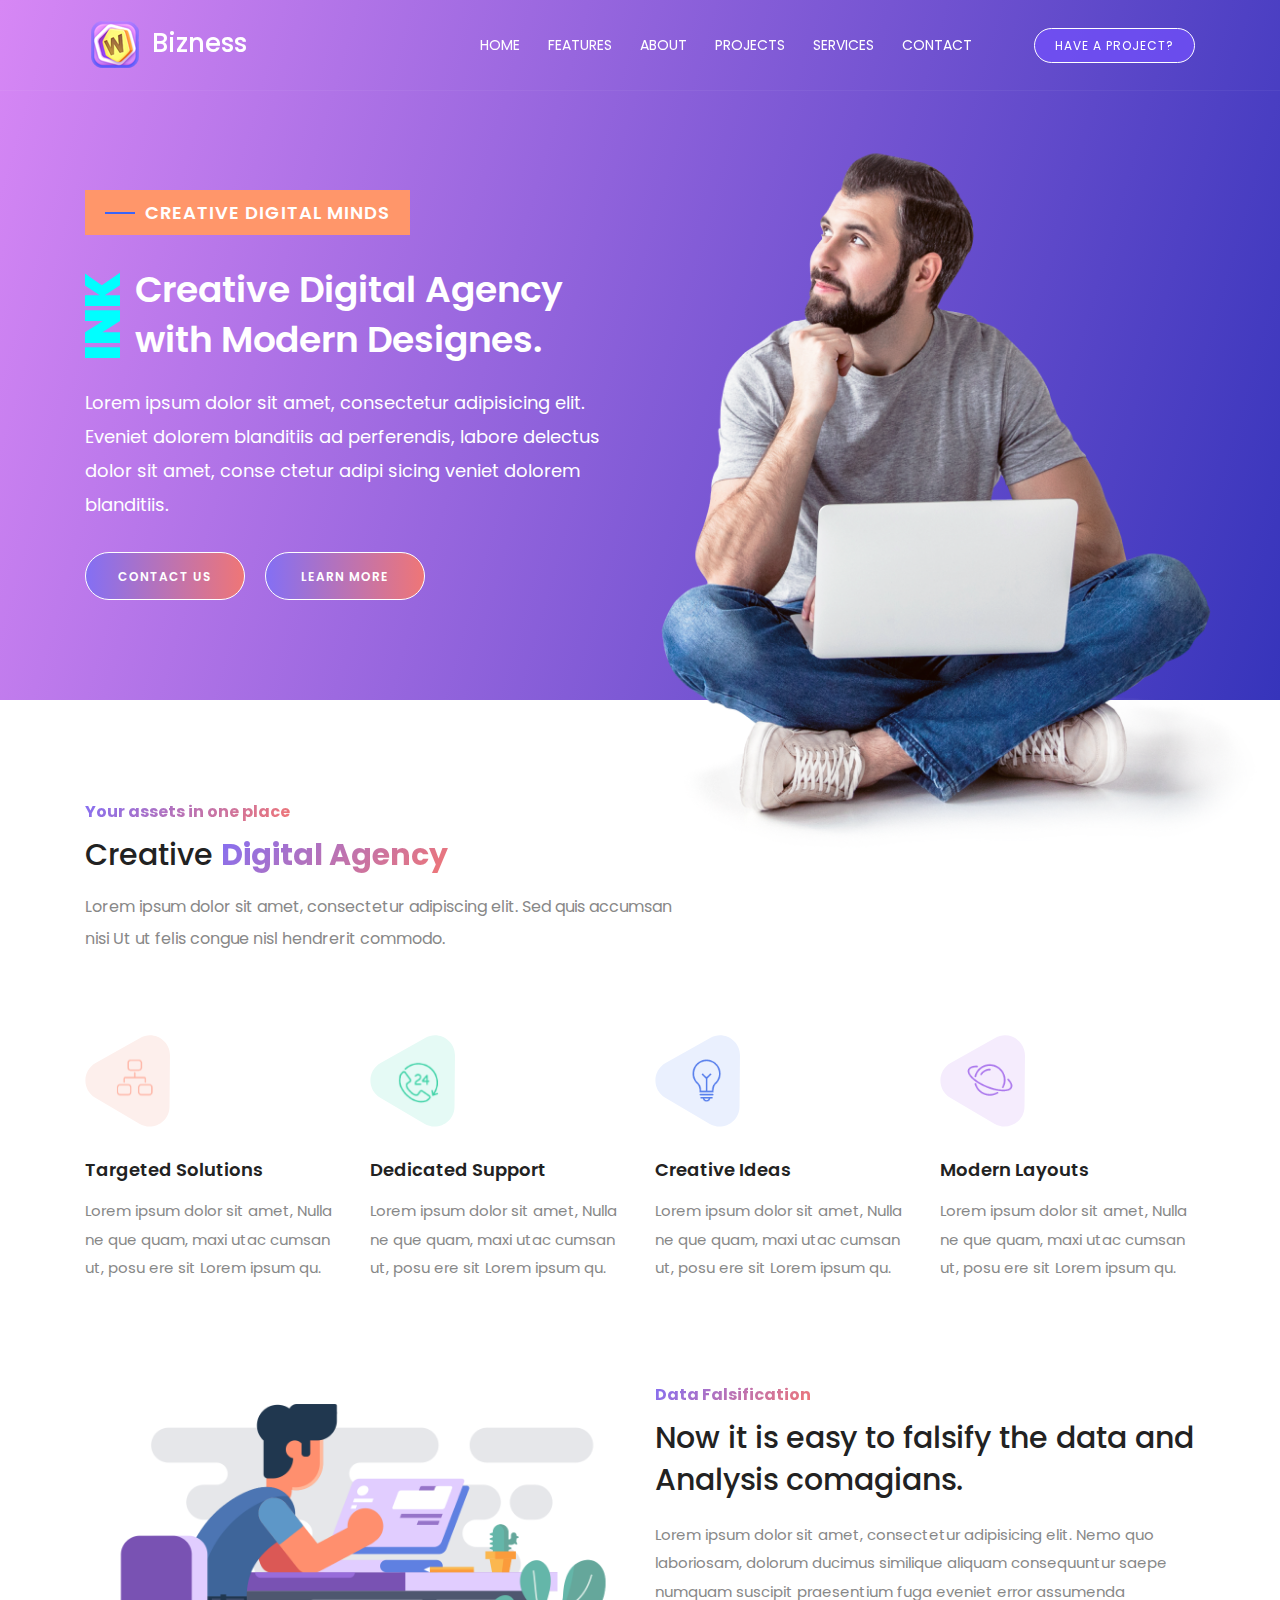
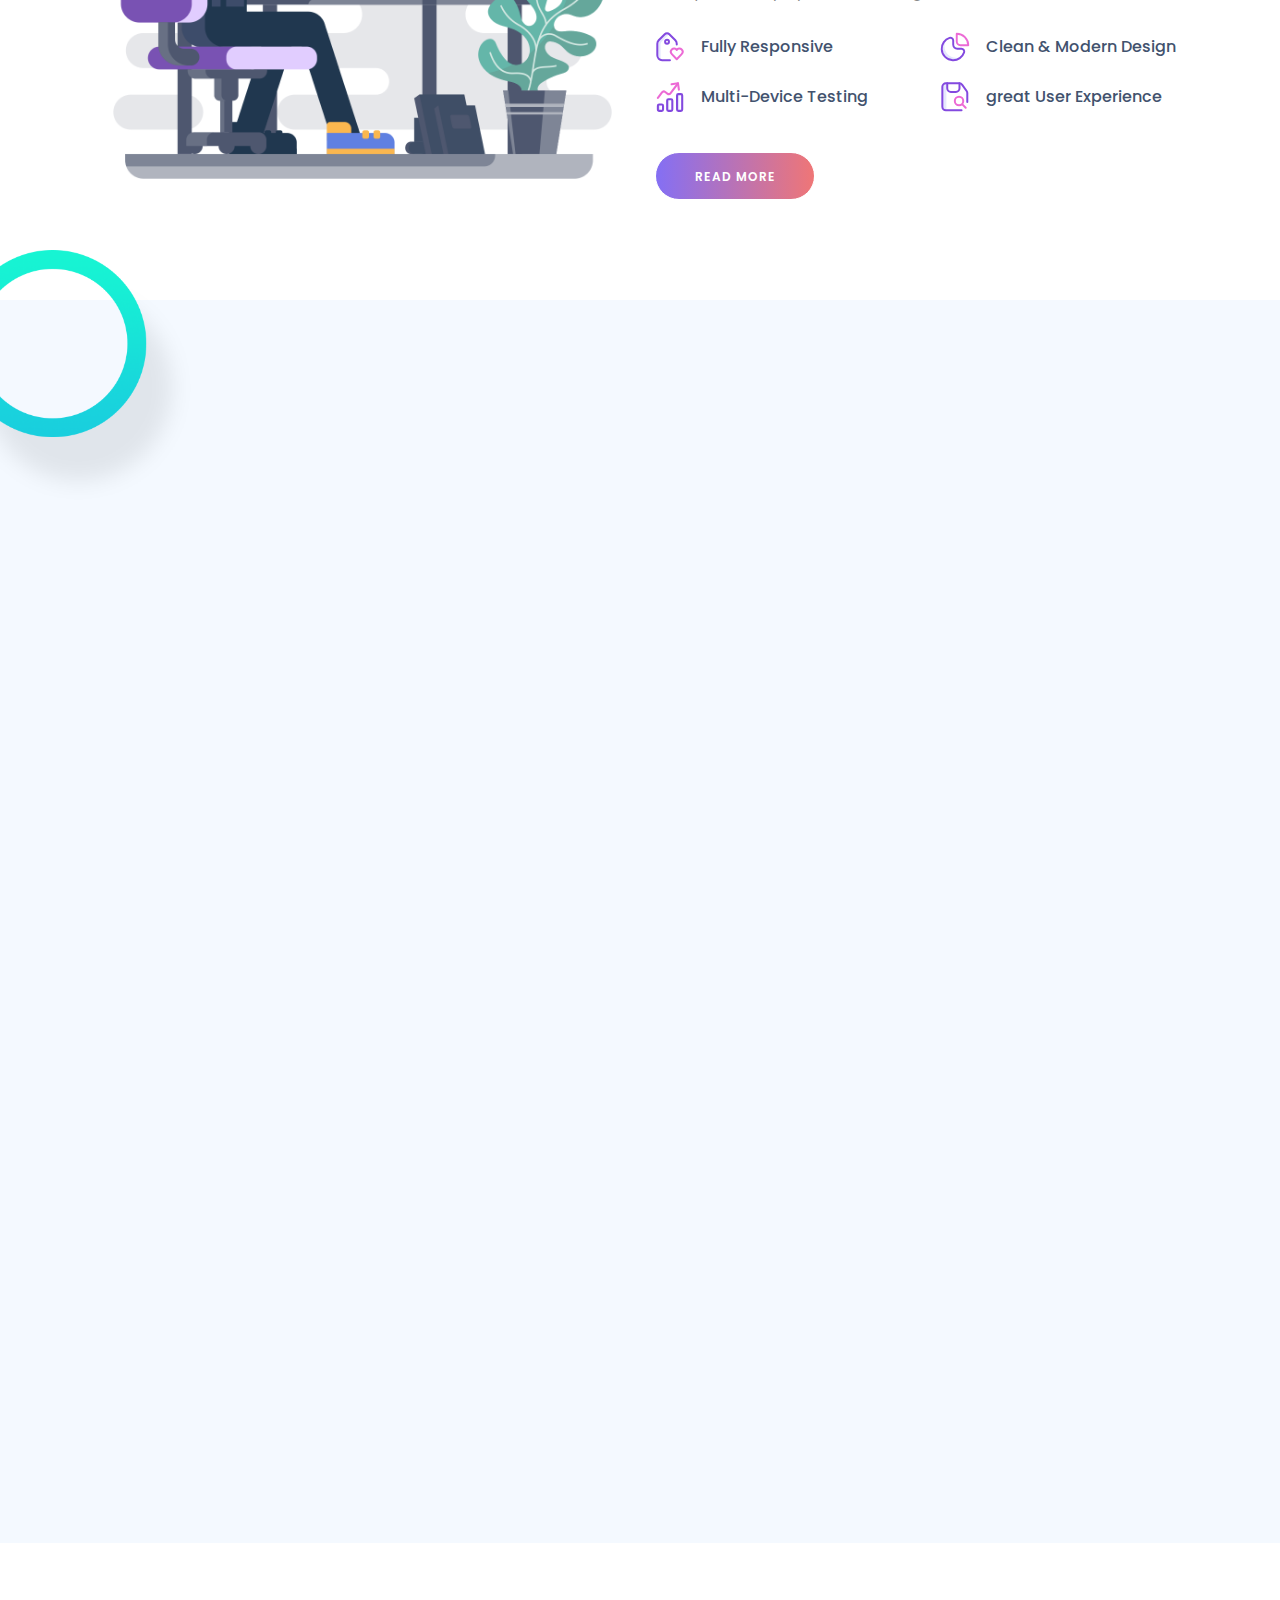
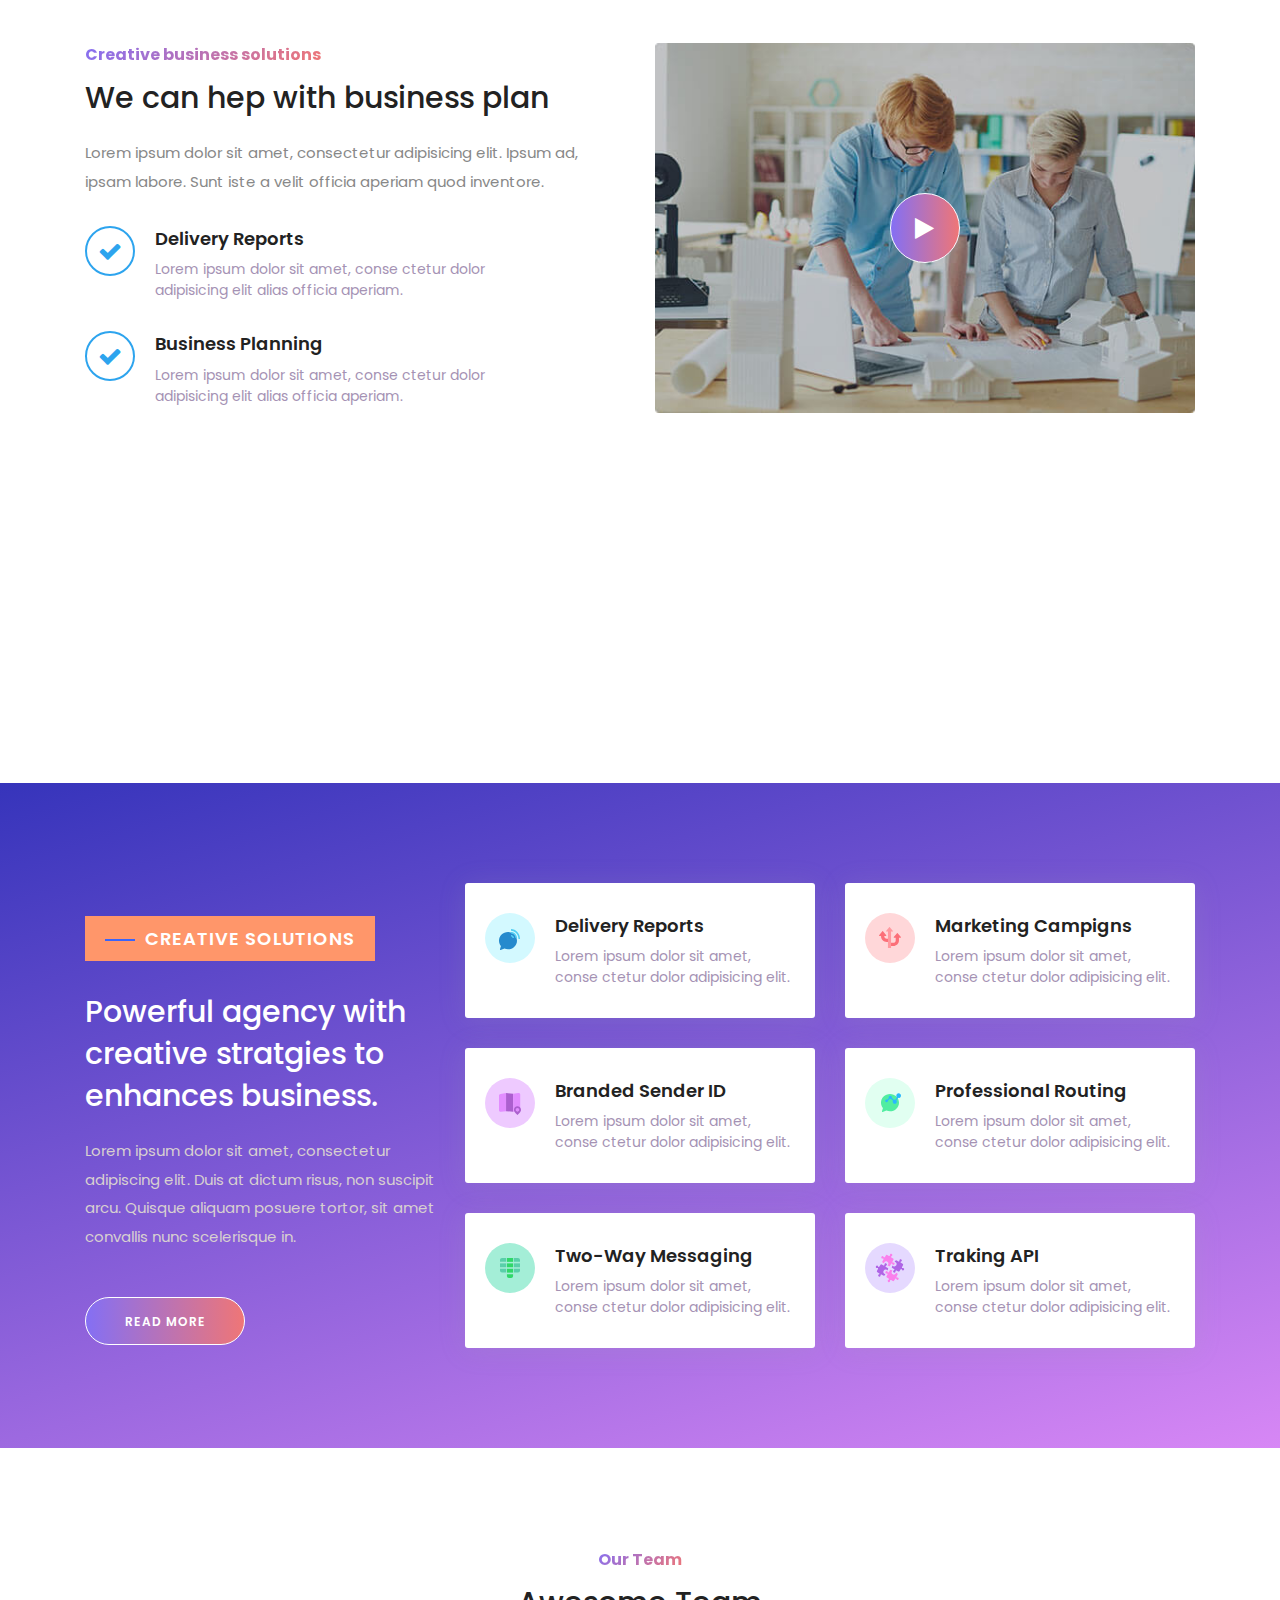
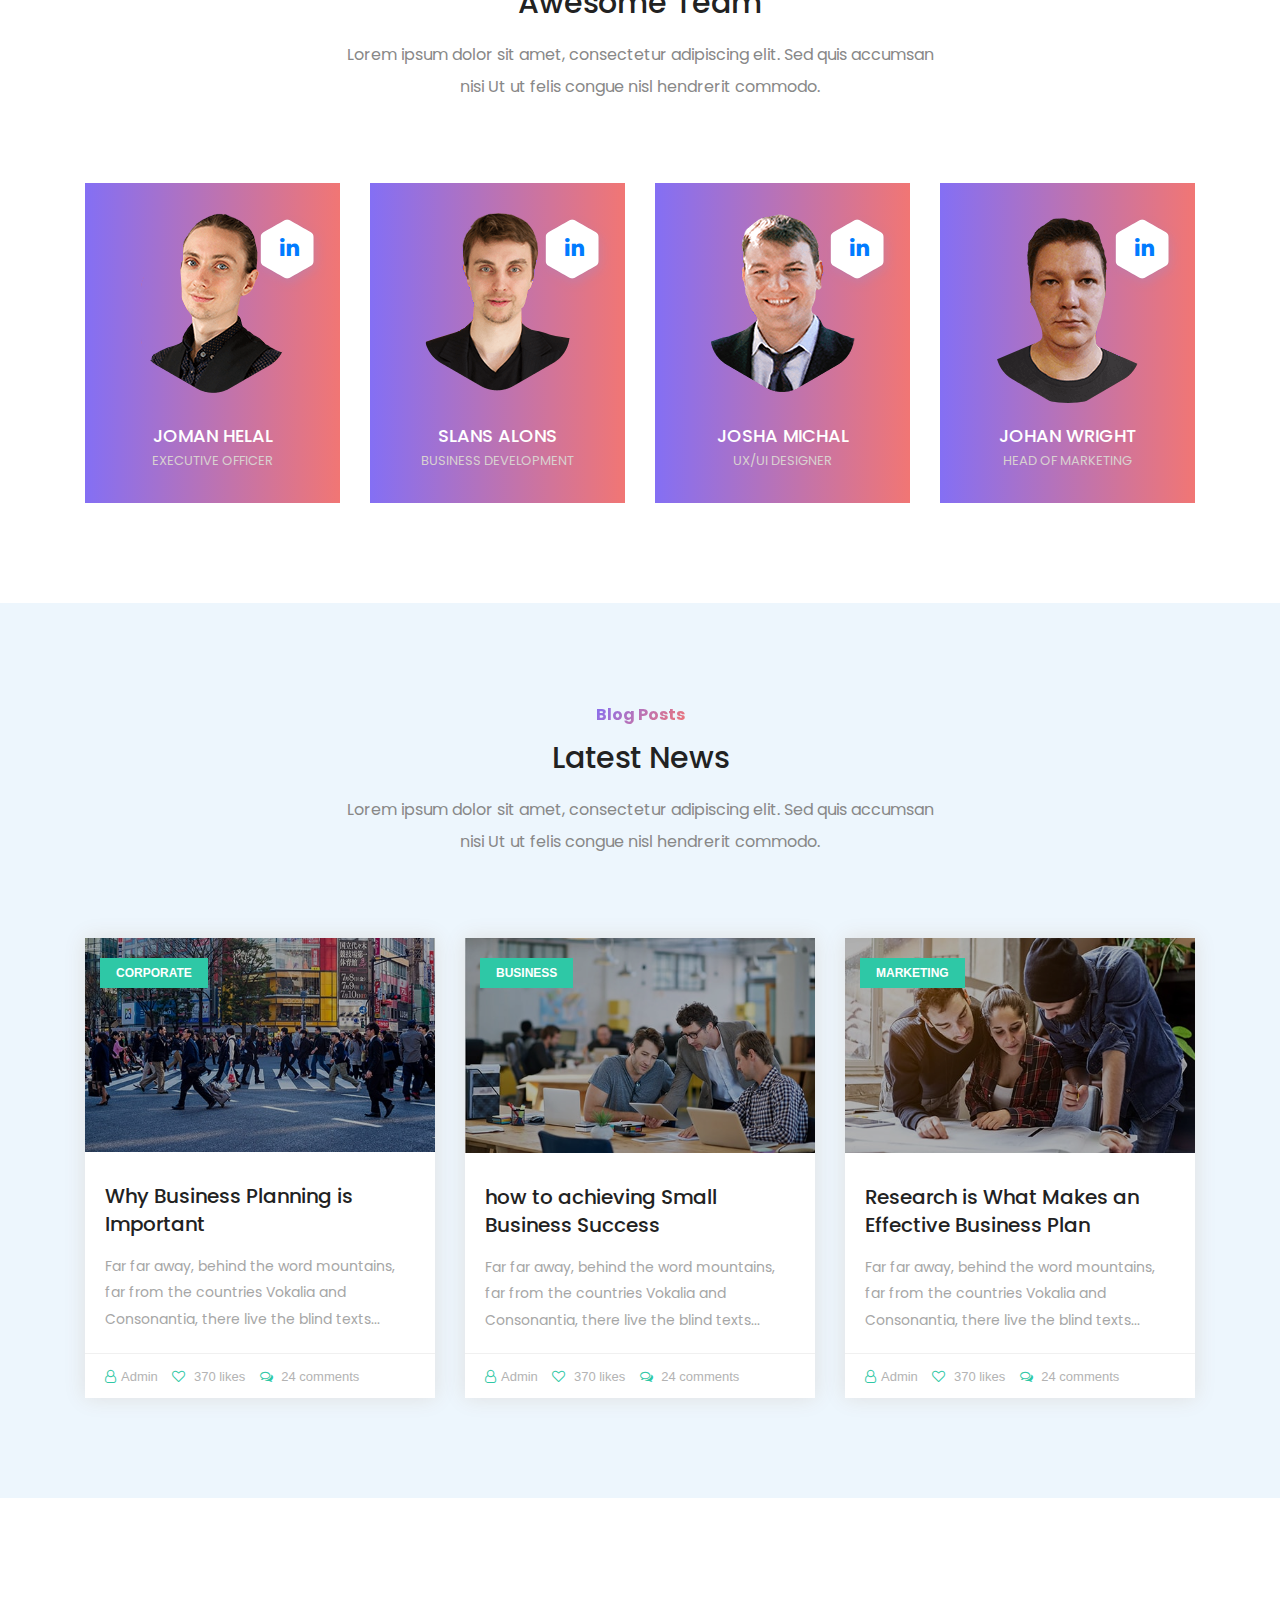
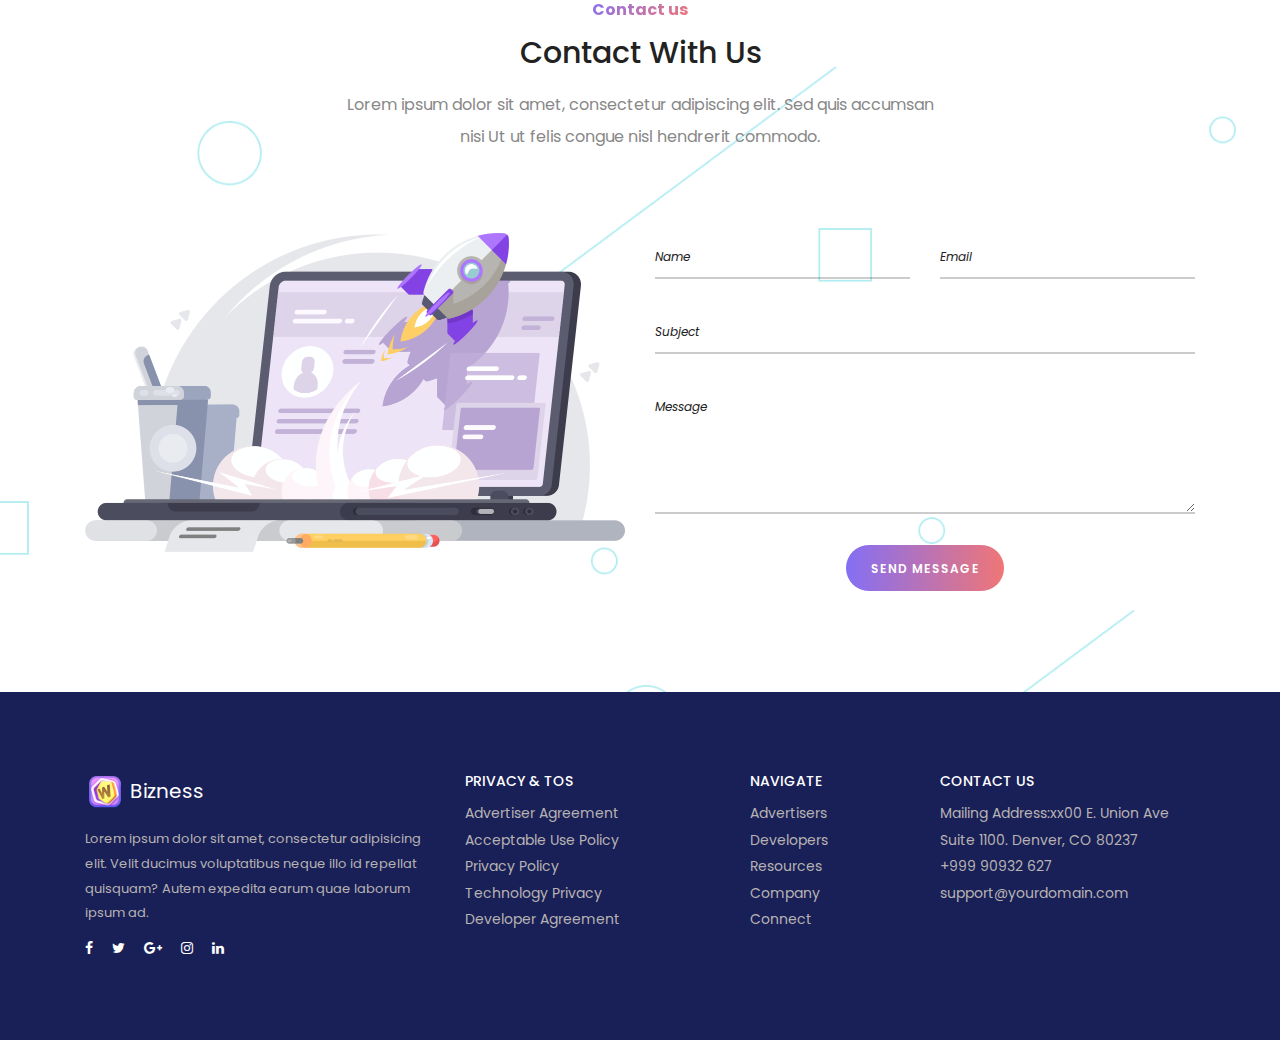
<file: index-demo-2.html>
<!DOCTYPE html>
<html lang="zxx">


<!-- Mirrored from bizness.netlify.com/index-demo-2.html by HTTrack Website Copier/3.x [XR&CO'2014], Thu, 11 Jul 2019 10:03:40 GMT -->
<!-- Added by HTTrack --><meta http-equiv="content-type" content="text/html;charset=UTF-8" /><!-- /Added by HTTrack -->
<head>
    <meta charset="UTF-8">
    <meta name="description" content="">
    <meta http-equiv="X-UA-Compatible" content="IE=edge">
    <meta name="viewport" content="width=device-width, initial-scale=1, shrink-to-fit=no">

    <!-- Title -->
    <title>Bizness - Multipurpose Template</title>

    <!-- Favicon -->
    <link rel="icon" href="img/core-img/favicon.ico">

    <!-- Core Stylesheet -->
    <link rel="stylesheet" href="css/style.css">

    <!-- Responsive Stylesheet -->
    <link rel="stylesheet" href="css/responsive.css">

</head>

<body class="light-version">
    <!-- Preloader -->
    <div id="preloader">
        <div class="preload-content">
            <div id="dream-load"></div>
        </div>
    </div>

    <!-- ##### Header Area Start ##### -->
    <header class="header-area fadeInDown" data-wow-delay="0.2s">
        <div class="classy-nav-container light breakpoint-off">
            <div class="container">
                <!-- Classy Menu -->
                <nav class="classy-navbar light justify-content-between" id="dreamNav">

                    <!-- Logo -->
                    <a class="nav-brand light" href="#"><img src="img/core-img/logo.png" alt="logo"> Bizness </a>

                    <!-- Navbar Toggler -->
                    <div class="classy-navbar-toggler demo">
                        <span class="navbarToggler"><span></span><span></span><span></span></span>
                    </div>

                    <!-- Menu -->
                    <div class="classy-menu">

                        <!-- close btn -->
                        <div class="classycloseIcon">
                            <div class="cross-wrap"><span class="top"></span><span class="bottom"></span></div>
                        </div>

                        <!-- Nav Start -->
                        <div class="classynav">
                            <ul id="nav">
                                <li><a href="#home">Home</a></li>
                                <li><a href="#features">Features</a></li>
                                <li><a href="#about">About</a></li>
                                <li><a href="#projects">Projects</a></li>
                                <li><a href="#services">Services</a></li>
                                <li><a href="#contact">Contact</a></li>
                            </ul>

                            <!-- Button -->
                            <a href="#" class="btn login-btn ml-50">Have a project?</a>
                        </div>
                        <!-- Nav End -->
                    </div>
                </nav>
            </div>
        </div>
    </header>
    <!-- ##### Header Area End ##### -->

    <!-- ##### Welcome Area Start ##### -->
    <section class="hero-section gradient section-padding" id="home">
       
        <!-- Hero Content -->
        <div class="hero-section-content">
            
            <div class="container ">
                <div class="row align-items-center">
                    <!-- Welcome Content -->
                    <div class="col-12 col-lg-6 col-md-12">
                        <div class="welcome-content">
                            <div class="promo-section bg">
                                <h3 class="special-head">Creative Digital Minds</h3>
                            </div>
                            <h1 class="agency-header fadeInUp" data-wow-delay="0.2s"><span class="gradient-text cyan">ink</span>Creative Digital Agency with Modern Designes. </h1>
                            <p class="w-text fadeInUp" data-wow-delay="0.3s">Lorem ipsum dolor sit amet, consectetur adipisicing elit. Eveniet dolorem blanditiis ad perferendis, labore delectus dolor sit amet, conse ctetur adipi sicing veniet dolorem blanditiis.</p>
                            <div class="dream-btn-group fadeInUp" data-wow-delay="0.4s">
                                <a href="#" class="btn dream-btn mr-3">contact us</a>
                                <a href="#" class="btn dream-btn"> learn more</a>
                            </div>
                        </div>
                    </div>
                    <div class="col-12 col-lg-6 col-md-12 ">
                        <div class="mt-30 fadeInUp" style="" data-wow-delay="0.5s">
                            <img src="img/core-img/img3.png" alt="" class="img-responsive center-block">
                        </div>
                    </div>
                    
                </div>
            </div>
        </div>
    </section>
    <!-- ##### Welcome Area End ##### -->

    <div class="clearfix"></div>

    <!-- ##### About Us Area Start ##### -->
    <section class="about-us-area token section-padding-100-70 clearfix" id="features">
        
        <div class="container">
            <div class="section-heading text-left">
                <!-- Dream Dots -->
                <div class="dream-dots  fadeInUp" data-wow-delay="0.2s">
                    <span>Your assets in one place</span>
                </div>
                <h2 class="fadeInUp" data-wow-delay="0.3s">Creative <span class="gradient-text ">Digital agency</span></h2>
                <p style="margin:0" class="fadeInUp" data-wow-delay="0.4s">Lorem ipsum dolor sit amet, consectetur adipiscing elit. Sed quis accumsan nisi Ut ut felis congue nisl hendrerit commodo.</p>
            </div>
            <div class="row">
                <div class="col-12 col-md-6 col-lg-3">
                    <!-- Content -->
                    <div class="service_single_content text-left mb-100 fadeInUp" data-wow-delay="0.2s">
                        <!-- Icon -->
                        <div class="service_icon">
                            <img src="img/icons/seo/f1.svg" alt="">
                        </div>
                        <h6 class="bold">Targeted Solutions</h6>
                        <p>Lorem ipsum dolor sit amet, Nulla ne que quam, maxi utac cumsan ut, posu ere sit Lorem ipsum qu.</p>
                    </div>
                </div>
                <div class="col-12 col-md-6 col-lg-3">
                    <!-- Content -->
                    <div class="service_single_content text-left mb-100 fadeInUp" data-wow-delay="0.3s">
                        <!-- Icon -->
                        <div class="service_icon">
                            <img src="img/icons/seo/f2.svg" alt="">
                        </div>
                        <h6 class="bold">Dedicated Support</h6>
                        <p>Lorem ipsum dolor sit amet, Nulla ne que quam, maxi utac cumsan ut, posu ere sit Lorem ipsum qu.</p>
                    </div>
                </div>
                <div class="col-12 col-md-6 col-lg-3">
                    <!-- Content -->
                    <div class="service_single_content text-left mb-100 fadeInUp" data-wow-delay="0.4s">
                        <!-- Icon -->
                        <div class="service_icon">
                            <img src="img/icons/seo/f4.svg" alt="">
                        </div>
                        <h6 class="bold">Creative Ideas</h6>
                        <p>Lorem ipsum dolor sit amet, Nulla ne que quam, maxi utac cumsan ut, posu ere sit Lorem ipsum qu.</p>
                    </div>
                </div>
                <div class="col-12 col-md-6 col-lg-3">
                    <!-- Content -->
                    <div class="service_single_content text-left mb-100 fadeInUp" data-wow-delay="0.4s">
                        <!-- Icon -->
                        <div class="service_icon">
                            <img src="img/icons/seo/f3.svg" alt="">
                        </div>
                        <h6 class="bold">Modern Layouts</h6>
                        <p>Lorem ipsum dolor sit amet, Nulla ne que quam, maxi utac cumsan ut, posu ere sit Lorem ipsum qu.</p>
                    </div>
                </div>

            </div>
        </div>
    </section>
    <!-- ##### About Us Area End ##### -->

    <!-- ##### About Us Area Start ##### -->
    <section class="about-us-area  section-padding-0-100 padding-t-md-0 clearfix" id="about">
        <div class="container">
            <div class="row align-items-center">
                <div class="col-12 col-lg-6 no-padding-right">
                    <div class="welcome-meter fadeInUp" data-wow-delay="0.7s">
                        <img class="img-responsive width90 center-block" alt="" src="img/core-img/digital-1.png">
                    </div>
                </div>
                <div class="col-12 col-lg-6 mt-s ">
                    <div class="who-we-contant">
                        <div class="dream-dots text-left fadeInUp" data-wow-delay="0.2s" style="visibility: visible; animation-delay: 0.2s; animation-name: fadeInUp;">
                            <span>Data Falsification</span>
                        </div>
                        <h4 class="fadeInUp" data-wow-delay="0.3s">Now it is easy to falsify the data and Analysis comagians.</h4>
                        <p class="fadeInUp" data-wow-delay="0.5s">Lorem ipsum dolor sit amet, consectetur adipisicing elit. Nemo quo laboriosam, dolorum ducimus similique aliquam consequuntur saepe numquam suscipit praesentium fuga eveniet error assumenda</p>
                        <div class="list-wrap align-items-center">
                            <div class="row">
                                <div class="col-md-6">
                                    <div class="side-feature-list-item">
                                        <img src="img/features/feature-1.svg" class="check-mark-icon" alt="">
                                        <div class="foot-c-info">Fully Responsive</div>
                                    </div>
                                </div>
                                <div class="col-md-6">
                                    <div class="side-feature-list-item">
                                        <img src="img/features/feature-2.svg" class="check-mark-icon" alt="">
                                        <div class="foot-c-info">Clean &amp; Modern Design</div>
                                    </div>
                                </div>
                                <div class="col-md-6">
                                    <div class="side-feature-list-item">
                                        <img src="img/features/feature-3.svg" class="check-mark-icon" alt="">
                                        <div class="foot-c-info">Multi-Device Testing </div>
                                    </div>
                                </div>
                                <div class="col-md-6">
                                    <div class="side-feature-list-item">
                                        <img src="img/features/feature-4.svg" class="check-mark-icon" alt="">
                                        <div class="foot-c-info">great User Experience</div>
                                    </div>
                                </div>
                                
                            </div>
                        </div>
                        <div class="clearfix"></div>
                        <a class="btn dream-btn mt-30 fadeInUp" data-wow-delay="0.6s" href="#">Read More</a>
                    </div>
                </div>
                
            </div>
        </div>
    </section>
    <!-- ##### About Us Area End ##### -->


     <!-- ##### Our Recent Work Area Start ##### -->
    <section class="our_recent_work_area circle-m sky-bg relative section-padding-100-70 clearfix" id="projects">
        <div class="container">
            <div class="row">
                <div class="col-12">
                    <div class="section-heading text-center">
                        <!-- Dream Dots -->
                        <div class="dream-dots justify-content-center wow fadeInUp" data-wow-delay="0.2s">
                            <span class="gradient-text ">Creative Projects</span>
                        </div>
                        <h2 class="wow fadeInUp" data-wow-delay="0.3s">Our Recent Works</h2>
                        <p class="wow fadeInUp" data-wow-delay="0.4s">Lorem ipsum dolor sit amet, consectetur adipiscing elit. Sed quis accumsan nisi Ut ut felis congue nisl hendrerit commodo.</p>
                    </div>
                </div>
            </div>
        </div>
        <!-- Projects Menu -->
        <div class="dream-projects-menu mb-50 wow fadeInUp sky-bg" data-wow-delay="0.3s">
            <div class="text-center portfolio-menu">
                <button class="btn active" data-filter="*">All</button>
                <button class="btn" data-filter=".branding">Branding</button>
                <button class="btn" data-filter=".design">Design</button>
                <button class="btn" data-filter=".development">Development</button>
            </div>
        </div>

        <div class="container">
            <div class="row dream-portfolio">

                <!-- Single gallery Item -->
                <div class="col-12 col-sm-6 col-lg-4 single_gallery_item branding wow fadeInUp" data-wow-delay="0.2s">
                    <img src="img/team-img/corporate-team/p1.jpg" alt="">
                    <div class="gallery-hover-overlay d-flex justify-content-between">
                        <div class="port-more-view">
                            <a href="img/team-img/corporate-team/p1.jpg" class="gallery_img"><i class="fa fa-plus"></i></a>
                        </div>
                        <div class="port-hover-text">
                            <a href="#">branding</a>
                            <h3>Branding Identity</h3>
                        </div>
                    </div>
                </div>

                <!-- Single gallery Item -->
                <div class="col-12 col-sm-6 col-lg-4 single_gallery_item design wow fadeInUp" data-wow-delay="0.3s">
                    <img src="img/team-img/corporate-team/p2.jpg" alt="">
                    <div class="gallery-hover-overlay d-flex justify-content-between">
                        <div class="port-more-view">
                            <a href="img/team-img/corporate-team/p2.jpg" class="gallery_img"><i class="fa fa-plus"></i></a>
                        </div>
                        <div class="port-hover-text">
                            <a href="#">design</a>
                            <h3>Branding Identity</h3>
                        </div>
                    </div>
                </div>

                <!-- Single gallery Item -->
                <div class="col-12 col-sm-6 col-lg-4 single_gallery_item development wow fadeInUp" data-wow-delay="0.4s">
                    <img src="img/team-img/corporate-team/p3.jpg" alt="">
                    <div class="gallery-hover-overlay d-flex justify-content-between">
                        <div class="port-more-view">
                            <a href="img/team-img/corporate-team/p3.jpg" class="gallery_img"><i class="fa fa-plus"></i></a>
                        </div>
                        <div class="port-hover-text">
                            <a href="#">development</a>
                            <h3>Branding Identity</h3>
                        </div>
                    </div>
                </div>

                <!-- Single gallery Item -->
                <div class="col-12 col-sm-6 col-lg-4 single_gallery_item design wow fadeInUp" data-wow-delay="0.5s">
                    <img src="img/team-img/corporate-team/p4.jpg" alt="">
                    <div class="gallery-hover-overlay d-flex justify-content-between">
                        <div class="port-more-view">
                            <a href="img/team-img/corporate-team/p4.jpg" class="gallery_img"><i class="fa fa-plus"></i></a>
                        </div>
                        <div class="port-hover-text">
                            <a href="#">design</a>
                            <h3>Branding Identity</h3>
                        </div>
                    </div>
                </div>

                <!-- Single gallery Item -->
                <div class="col-12 col-sm-6 col-lg-4 single_gallery_item branding wow fadeInUp" data-wow-delay="0.6s">
                    <img src="img/team-img/corporate-team/p5.jpg" alt="">
                    <div class="gallery-hover-overlay d-flex justify-content-between">
                        <div class="port-more-view">
                            <a href="img/team-img/corporate-team/p5.jpg" class="gallery_img"><i class="fa fa-plus"></i></a>
                        </div>
                        <div class="port-hover-text">
                            <a href="#">branding</a>
                            <h3>Branding Identity</h3>
                        </div>
                    </div>
                </div>

                <!-- Single gallery Item -->
                <div class="col-12 col-sm-6 col-lg-4 single_gallery_item development wow fadeInUp" data-wow-delay="0.7s">
                    <img src="img/team-img/corporate-team/p6.jpg" alt="">
                    <div class="gallery-hover-overlay d-flex justify-content-between">
                        <div class="port-more-view">
                            <a href="img/team-img/corporate-team/p6.jpg" class="gallery_img"><i class="fa fa-plus"></i></a>
                        </div>
                        <div class="port-hover-text">
                            <a href="#">development</a>
                            <h3>Branding Identity</h3>
                        </div>
                    </div>
                </div>

            </div>
        </div>

    </section>
    <!-- ##### Our Recent Work Area End ##### -->

    <div class="hos-features section-padding-100-70">
        <div class="container">
            <div class="row no-gutter">
                <div class="col-12 col-lg-6 offset-lg-0 ">
                    <div class="who-we-contant">
                        <div class="dream-dots text-left fadeInUp" data-wow-delay="0.2s" style="visibility: visible; animation-delay: 0.2s; animation-name: fadeInUp;">
                            <span class="gradient-text">Creative business solutions</span>
                        </div>
                        <h4 class="fadeInUp" data-wow-delay="0.3s">We can hep with business plan </h4>
                        <p class="mb-30 fadeInUp" data-wow-delay="0.4s">Lorem ipsum dolor sit amet, consectetur adipisicing elit. Ipsum ad, ipsam labore. Sunt iste a velit officia aperiam quod inventore.</p>
                        <div class="services-block-four v2">
                            <div class="inner-box">
                                <div class="icon-font-box">
                                    <i class="fa fa-check"></i>
                                </div>
                                <h3><a href="#">Delivery Reports</a></h3>
                                <div class="text width-80">Lorem ipsum dolor sit amet, conse ctetur dolor adipisicing elit alias officia aperiam.</div>
                            </div>
                        </div>
                        <div class="services-block-four v2">
                            <div class="inner-box">
                                <div class="icon-font-box">
                                    <i class="fa fa-check"></i>
                                </div>
                                <h3><a href="#">Business Planning</a></h3>
                                <div class="text width-80">Lorem ipsum dolor sit amet, conse ctetur dolor adipisicing elit alias officia aperiam.</div>
                            </div>
                        </div>

                    </div>
                </div>
                <div class="col-12 col-lg-6 offset-lg-0">
                    <div class="video-wrap relative mb-30">
                        <img src="img/team-img/corporate-team/video-bg.jpg" alt="">
                        <div class="video-icon">
                            <a href="https://www.youtube.com/watch?v=gbXEPHsTkgU" class="btn dream-btn video-btn" id="videobtn"><i class="fa fa-play"></i></a>
                        </div>
                    </div>
                </div>
                
            </div>
            <div class="row mt-30">
                <div class="col-12 col-md-6 col-lg-4">
                    <!-- Content -->
                    <div class="feature_single_content text-center wow fadeInUp" data-wow-delay="0.2s" style="visibility: visible; animation-delay: 0.2s; animation-name: fadeInUp;">
                        <div class="service_img">
                            <img src="img/team-img/corporate-team/1.png" class="" alt="">
                        </div>
                        <h6 class="feature-info">Business Solutions</h6>
                    </div>
                </div>
                <div class="col-12 col-md-6 col-lg-4">
                    <!-- Content -->
                    <div class="feature_single_content text-center wow fadeInUp" data-wow-delay="0.4s" style="visibility: visible; animation-delay: 0.4s; animation-name: fadeInUp;">
                        <div class="service_img">
                            <img src="img/team-img/corporate-team/2.png" class="" alt="">
                        </div>
                        <h6 class="feature-info"> Strategic Growth</h6>
                    </div>
                </div>
                <div class="col-12 col-md-6 col-lg-4">
                    <!-- Content -->
                    <div class="feature_single_content text-center wow fadeInUp" data-wow-delay="0.5s" style="visibility: visible; animation-delay: 0.5s; animation-name: fadeInUp;">
                        <div class="service_img">
                            <img src="img/team-img/corporate-team/3.png" class="" alt="">
                        </div>
                        <h6 class="feature-info">Business Planning</h6>
                    </div>
                </div>
                
            </div>
            
        </div>
    </div>


    <section class="about-us-area features section-padding-100-70 gradient-section-bg clearfix" id="services">
        <div class="container">
            <div class="row align-items-center">

                <div class="col-12 col-lg-4 col-md-12">
                    <div class="who-we-contant">
                        <div class="promo-section bg">
                            <h3 class="special-head">Creative solutions</h3>
                        </div>
                        <h4 class="w-text fadeInUp" data-wow-delay="0.3s">Powerful agency with creative stratgies to enhances business.</h4>
                        <p class="g-text fadeInUp" data-wow-delay="0.4s">Lorem ipsum dolor sit amet, consectetur adipiscing elit. Duis at dictum risus, non suscipit arcu. Quisque aliquam posuere tortor, sit amet convallis nunc scelerisque in.</p>
                        <a class="btn dream-btn mt-30 fadeInUp" data-wow-delay="0.6s" href="#">Read More</a>
                    </div>
                </div>
                <div class="col-lg-4 col-md-6 col-sm-12 mt-md-30">
                    <div class="services-block-four v3">
                        <div class="inner-box">
                            <div class="icon-img-box">
                                <img src="img/features/f1.svg" alt="">
                            </div>
                            <h3><a href="#">Delivery Reports</a></h3>
                            <div class="text">Lorem ipsum dolor sit amet, conse ctetur dolor adipisicing elit.</div>
                        </div>
                    </div>
                    <div class="services-block-four v3">
                        <div class="inner-box">
                            <div class="icon-img-box">
                                <img src="img/features/f2.svg" alt="">
                            </div>
                            <h3><a href="#">Branded Sender ID</a></h3>
                            <div class="text">Lorem ipsum dolor sit amet, conse ctetur dolor adipisicing elit.</div>
                        </div>
                    </div>
                    <div class="services-block-four v3">
                        <div class="inner-box">
                            <div class="icon-img-box">
                                <img src="img/features/f3.svg" alt="">
                            </div>
                            <h3><a href="#">Two-Way Messaging</a></h3>
                            <div class="text">Lorem ipsum dolor sit amet, conse ctetur dolor adipisicing elit.</div>
                        </div>
                    </div>
                </div>
                <div class="col-lg-4 col-md-6 col-sm-12 mt-md-30 mt-sm-0">
                    <div class="services-block-four v3">
                        <div class="inner-box">
                            <div class="icon-img-box">
                                <img src="img/features/f4.svg" alt="">
                            </div>
                            <h3><a href="#">Marketing Campigns</a></h3>
                            <div class="text">Lorem ipsum dolor sit amet, conse ctetur dolor adipisicing elit.</div>
                        </div>
                    </div>
                    <div class="services-block-four v3">
                        <div class="inner-box">
                            <div class="icon-img-box">
                                <img src="img/features/f5.svg" alt="">
                            </div>
                            <h3><a href="#">professional Routing</a></h3>
                            <div class="text">Lorem ipsum dolor sit amet, conse ctetur dolor adipisicing elit.</div>
                        </div>
                    </div>
                    <div class="services-block-four v3">
                        <div class="inner-box">
                            <div class="icon-img-box">
                                <img src="img/features/f6.svg" alt="">
                            </div>
                            <h3><a href="#">Traking API</a></h3>
                            <div class="text">Lorem ipsum dolor sit amet, conse ctetur dolor adipisicing elit.</div>
                        </div>
                    </div>
                </div>

            </div>
        </div>
    </section>


    <div class="clearfix"></div>

    
    <!-- ##### Team Area Start ##### -->
    <section class="our_team_area section-padding-100-0 clearfix" id="team">
        <div class="container">
            <div class="row">
                <div class="col-12">
                    <div class="section-heading text-center">
                        <!-- Dream Dots -->
                        <div class="dream-dots justify-content-center fadeInUp" data-wow-delay="0.2s">
                            <span>Our Team</span>
                        </div>
                        <h2 class="fadeInUp" data-wow-delay="0.3s">Awesome Team</h2>
                        <p class="fadeInUp" data-wow-delay="0.4s">Lorem ipsum dolor sit amet, consectetur adipiscing elit. Sed quis accumsan nisi Ut ut felis congue nisl hendrerit commodo. </p>
                    </div>
                </div>
            </div>

            <div class="row">
                <!-- Single Team Member -->
                <div class="col-12 col-sm-6 col-lg-3">
                    <div class="single-team-member fadeInUp" data-wow-delay="0.2s">
                        <!-- Image -->
                        <div class="team-member-thumb">
                            <img src="img/team-img/1.png" class="center-block" alt="">
                        </div>
                        <!-- Team Info -->
                        <div class="team-info">
                            <h5 class="w-text">Joman Helal</h5>
                            <p class="g-text">Executive Officer</p>
                        </div>
                        <!-- Social Icon -->
                        <div class="team-social-icon">
                            <a href="#"><i class="fa fa-linkedin"></i></a>
                        </div>
                    </div>
                </div>

                <!-- Single Team Member -->
                <div class="col-12 col-sm-6 col-lg-3">
                    <div class="single-team-member fadeInUp" data-wow-delay="0.3s">
                        <!-- Image -->
                        <div class="team-member-thumb">
                            <img src="img/team-img/2.png" class="center-block" alt="">
                        </div>
                        <!-- Team Info -->
                        <div class="team-info">
                            <h5 class="w-text">Slans Alons</h5>
                            <p class="g-text">Business Development</p>
                        </div>
                        <!-- Social Icon -->
                        <div class="team-social-icon">
                            <a href="#"><i class="fa fa-linkedin"></i></a>
                        </div>
                    </div>
                </div>

                <!-- Single Team Member -->
                <div class="col-12 col-sm-6 col-lg-3">
                    <div class="single-team-member fadeInUp" data-wow-delay="0.4s">
                        <!-- Image -->
                        <div class="team-member-thumb">
                            <img src="img/team-img/3.png" class="center-block" alt="">
                        </div>
                        <!-- Team Info -->
                        <div class="team-info">
                            <h5 class="w-text">Josha Michal</h5>
                            <p class="g-text">UX/UI Designer</p>
                        </div>
                        <!-- Social Icon -->
                        <div class="team-social-icon">
                            <a href="#"><i class="fa fa-linkedin"></i></a>
                        </div>
                    </div>
                </div>

                <!-- Single Team Member -->
                <div class="col-12 col-sm-6 col-lg-3">
                    <div class="single-team-member fadeInUp" data-wow-delay="0.5s">
                        <!-- Image -->
                        <div class="team-member-thumb">
                            <img src="img/team-img/4.png" class="center-block" alt="">
                        </div>
                        <!-- Team Info -->
                        <div class="team-info">
                            <h5 class="w-text">Johan Wright</h5>
                            <p class="g-text">Head of Marketing</p>
                        </div>
                        <!-- Icon -->
                        <div class="team-social-icon">
                            <a href="#"><i class="fa fa-linkedin"></i></a>
                        </div>
                    </div>
                </div>

            </div>
        </div>
    </section>
    <!-- ##### Team Area End ##### -->

    
    <!-- ##### Blog Area Start ##### -->
    <section class="our_blog_area news clearfix section-padding-100-70" id="blog">
        <div class="container">
            <div class="row">
                <div class="col-12">
                    <div class="section-heading text-center">
                        <!-- Dream Dots -->
                        <div class="dream-dots justify-content-center fadeInUp" data-wow-delay="0.2s">
                            <span>Blog Posts</span>
                        </div>
                        <h2 class="fadeInUp" data-wow-delay="0.3s">Latest News</h2>
                        <p class="fadeInUp" data-wow-delay="0.4s">Lorem ipsum dolor sit amet, consectetur adipiscing elit. Sed quis accumsan nisi Ut ut felis congue nisl hendrerit commodo. </p>
                    </div>
                </div>
            </div>

            <div class="row justify-content-center">

                <!-- Single Blog Post -->
                <div class="col-lg-4 col-md-6 col-xs-12">
                    <div class="news-post">
                        <div class="news-post-image">
                            <div class="news-overlay"></div>    
                            <div class="news-category"><a href="#">Corporate</a></div> 
                            <img src="img/blog-img/1.jpg" alt="Image" class="img-responsive">
                        </div>
                        <div class="news-post-text">
                            <h3><a href="#">Why Business Planning is Important</a></h3>
                            <p>Far far away, behind the word mountains, far from the countries Vokalia and Consonantia, there live the blind texts...</p>
                        </div>
                        <div class="news-post-meta">
                            <a href="#"><i class="fa fa-user-o"></i>Admin</a>
                            <a href="#"><i class="fa fa-heart-o"></i> 370 likes</a>
                            <a href="#"><i class="fa fa-comments-o"></i> 24 comments</a>
                        </div>
                    </div>
                </div>

                <!-- Single Blog Post -->
                <div class="col-lg-4 col-md-6 col-xs-12">
                    <div class="news-post">
                        <div class="news-post-image">
                            <div class="news-overlay"></div>    
                            <div class="news-category"><a href="#">Business</a></div> 
                            <img src="img/blog-img/2.jpg" alt="Image" class="img-responsive">
                        </div>
                        <div class="news-post-text">
                            <h3><a href="#">how to achieving Small Business Success</a></h3>
                            <p>Far far away, behind the word mountains, far from the countries Vokalia and Consonantia, there live the blind texts...</p>
                        </div>
                        <div class="news-post-meta">
                            <a href="#"><i class="fa fa-user-o"></i>Admin</a>
                            <a href="#"><i class="fa fa-heart-o"></i> 370 likes</a>
                            <a href="#"><i class="fa fa-comments-o"></i> 24 comments</a>
                        </div>
                    </div>
                </div>

                <!-- Single Blog Post -->
                <div class="col-lg-4 col-md-6 col-xs-12">
                    <div class="news-post">
                        <div class="news-post-image">
                            <div class="news-overlay"></div>    
                            <div class="news-category"><a href="#">Marketing</a></div> 
                            <img src="img/blog-img/3.jpg" alt="Image" class="img-responsive">
                        </div>
                        <div class="news-post-text">
                            <h3><a href="#">Research is What Makes an Effective Business Plan</a></h3>
                            <p>Far far away, behind the word mountains, far from the countries Vokalia and Consonantia, there live the blind texts...</p>
                        </div>
                        <div class="news-post-meta">
                            <a href="#"><i class="fa fa-user-o"></i>Admin</a>
                            <a href="#"><i class="fa fa-heart-o"></i> 370 likes</a>
                            <a href="#"><i class="fa fa-comments-o"></i> 24 comments</a>
                        </div>
                    </div>
                </div>

            </div>
        </div>
    </section>
    <!-- ##### Blog Area End ##### -->

    <!-- ##### Footer Area Start ##### -->
    <footer class="footer-area bg-img" style="background-image: url(img/core-img/pattern.png);">

        <!-- ##### Contact Area Start ##### -->
        <div class="contact_us_area section-padding-100-0" id="contact">
            <div class="container">
                <div class="row">
                    <div class="col-12">
                        <div class="section-heading text-center">
                            <!-- Dream Dots -->
                            <div class="dream-dots justify-content-center fadeInUp" data-wow-delay="0.2s">
                                <span class="gradient-text ">Contact us</span>
                            </div>
                            <h2 class="fadeInUp" data-wow-delay="0.3s">Contact With Us</h2>
                            <p class="fadeInUp" data-wow-delay="0.4s">Lorem ipsum dolor sit amet, consectetur adipiscing elit. Sed quis accumsan nisi Ut ut felis congue nisl hendrerit commodo.</p>
                        </div>
                    </div>
                </div>

                <!-- Contact Form -->
                <div class="row ">
                    <div class="col-12 col-md-12 col-lg-6">
                        <img src="img/core-img/digital-2.png" alt="">
                    </div>
                    <div class="col-12 col-md-12 col-lg-6 mt-s">
                        <div class="contact_form">
                            <form action="#" method="post" id="main_contact_form" novalidate>
                                <div class="row">
                                    <div class="col-12">
                                        <div id="success_fail_info"></div>
                                    </div>

                                    <div class="col-12 col-md-6">
                                        <div class="group fadeInUp" data-wow-delay="0.2s">
                                            <input type="text" name="name" id="name" required>
                                            <span class="highlight"></span>
                                            <span class="bar"></span>
                                            <label>Name</label>
                                        </div>
                                    </div>
                                    <div class="col-12 col-md-6">
                                        <div class="group fadeInUp" data-wow-delay="0.3s">
                                            <input type="text" name="email" id="email" required>
                                            <span class="highlight"></span>
                                            <span class="bar"></span>
                                            <label>Email</label>
                                        </div>
                                    </div>
                                    <div class="col-12">
                                        <div class="group fadeInUp" data-wow-delay="0.4s">
                                            <input type="text" name="subject" id="subject" required>
                                            <span class="highlight"></span>
                                            <span class="bar"></span>
                                            <label>Subject</label>
                                        </div>
                                    </div>
                                    <div class="col-12">
                                        <div class="group fadeInUp" data-wow-delay="0.5s">
                                            <textarea name="message" id="message" required></textarea>
                                            <span class="highlight"></span>
                                            <span class="bar"></span>
                                            <label>Message</label>
                                        </div>
                                    </div>
                                    <div class="col-12 text-center fadeInUp" data-wow-delay="0.6s">
                                        <button type="submit" class="btn dream-btn">Send Message</button>
                                    </div>
                                </div>
                            </form>
                        </div>
                    </div>
                </div>
            </div>
        </div>
        <!-- ##### Contact Area End ##### -->

        <div class="footer-content-area ">
            <div class="container">
                <div class="row ">
                    <div class="col-12 col-lg-4 col-md-6">
                        <div class="footer-copywrite-info">
                            <!-- Copywrite -->
                            <div class="copywrite_text fadeInUp" data-wow-delay="0.2s">
                                <div class="footer-logo">
                                    <a href="#"><img src="img/core-img/logo.png" alt="logo"> Bizness </a>
                                </div>
                                <p>Lorem ipsum dolor sit amet, consectetur adipisicing elit. Velit ducimus voluptatibus neque illo id repellat quisquam? Autem expedita earum quae laborum ipsum ad.</p>
                            </div>
                            <!-- Social Icon -->
                            <div class="footer-social-info fadeInUp" data-wow-delay="0.4s">
                                <a href="#"><i class="fa fa-facebook" aria-hidden="true"></i></a>
                                <a href="#"> <i class="fa fa-twitter" aria-hidden="true"></i></a>
                                <a href="#"><i class="fa fa-google-plus" aria-hidden="true"></i></a>
                                <a href="#"><i class="fa fa-instagram" aria-hidden="true"></i></a>
                                <a href="#"><i class="fa fa-linkedin" aria-hidden="true"></i></a>
                            </div>
                        </div>
                    </div>

                    <div class="col-12 col-lg-3 col-md-6">
                        <div class="contact_info_area d-sm-flex justify-content-between">
                            <!-- Content Info -->
                            <div class="contact_info mt-x text-center fadeInUp" data-wow-delay="0.3s">
                                <h5>PRIVACY & TOS</h5>
                                <a href="#"><p>Advertiser Agreement</p></a>
                                <a href="#"><p>Acceptable Use Policy</p></a>
                                <a href="#"><p>Privacy Policy</p></a>
                                <a href="#"><p>Technology Privacy</p></a>
                                <a href="#"><p>Developer Agreement</p></a>
                            </div>
                        </div>
                    </div>
                      
                    <div class="col-12 col-lg-2 col-md-6 ">
                        <!-- Content Info -->
                        <div class="contact_info_area d-sm-flex justify-content-between">
                            <div class="contact_info mt-s text-center fadeInUp" data-wow-delay="0.2s">
                                <h5>NAVIGATE</h5>
                                <a href="#"><p>Advertisers</p></a>
                                <a href="#"><p>Developers</p></a>
                                <a href="#"><p>Resources</p></a>
                                <a href="#"><p>Company</p></a>
                                <a href="#"><p>Connect</p></a>
                            </div>
                        </div>
                    </div>
                    

                    <div class="col-12 col-lg-3 col-md-6 ">
                        <div class="contact_info_area d-sm-flex justify-content-between">
                            <!-- Content Info -->
                            <div class="contact_info mt-s text-center fadeInUp" data-wow-delay="0.4s">
                                <h5>CONTACT US</h5>
                                <p>Mailing Address:xx00 E. Union Ave</p>
                                <p>Suite 1100. Denver, CO 80237</p>
                                <p>+999 90932 627</p>
                                <p>support@yourdomain.com</p>
                            </div>
                        </div>
                    </div>
                </div>
            </div>
                
        </div>
    </footer>
    <!-- ##### Footer Area End ##### -->

    <!-- ########## All JS ########## -->
    <!-- jQuery js -->
    <script src="js/jquery.min.js"></script>
    <!-- Popper js -->
    <script src="js/popper.min.js"></script>
    <!-- Bootstrap js -->
    <script src="js/bootstrap.min.js"></script>
    <!-- All Plugins js -->
    <script src="js/plugins.js"></script>
    <!-- Parallax js -->
    <script src="js/dzsparallaxer.js"></script>

    <script src="js/jquery.syotimer.min.js"></script>

    <!-- script js -->
    <script src="js/script.js"></script>

</body>


<!-- Mirrored from bizness.netlify.com/index-demo-2.html by HTTrack Website Copier/3.x [XR&CO'2014], Thu, 11 Jul 2019 10:04:36 GMT -->
</html>
</file>
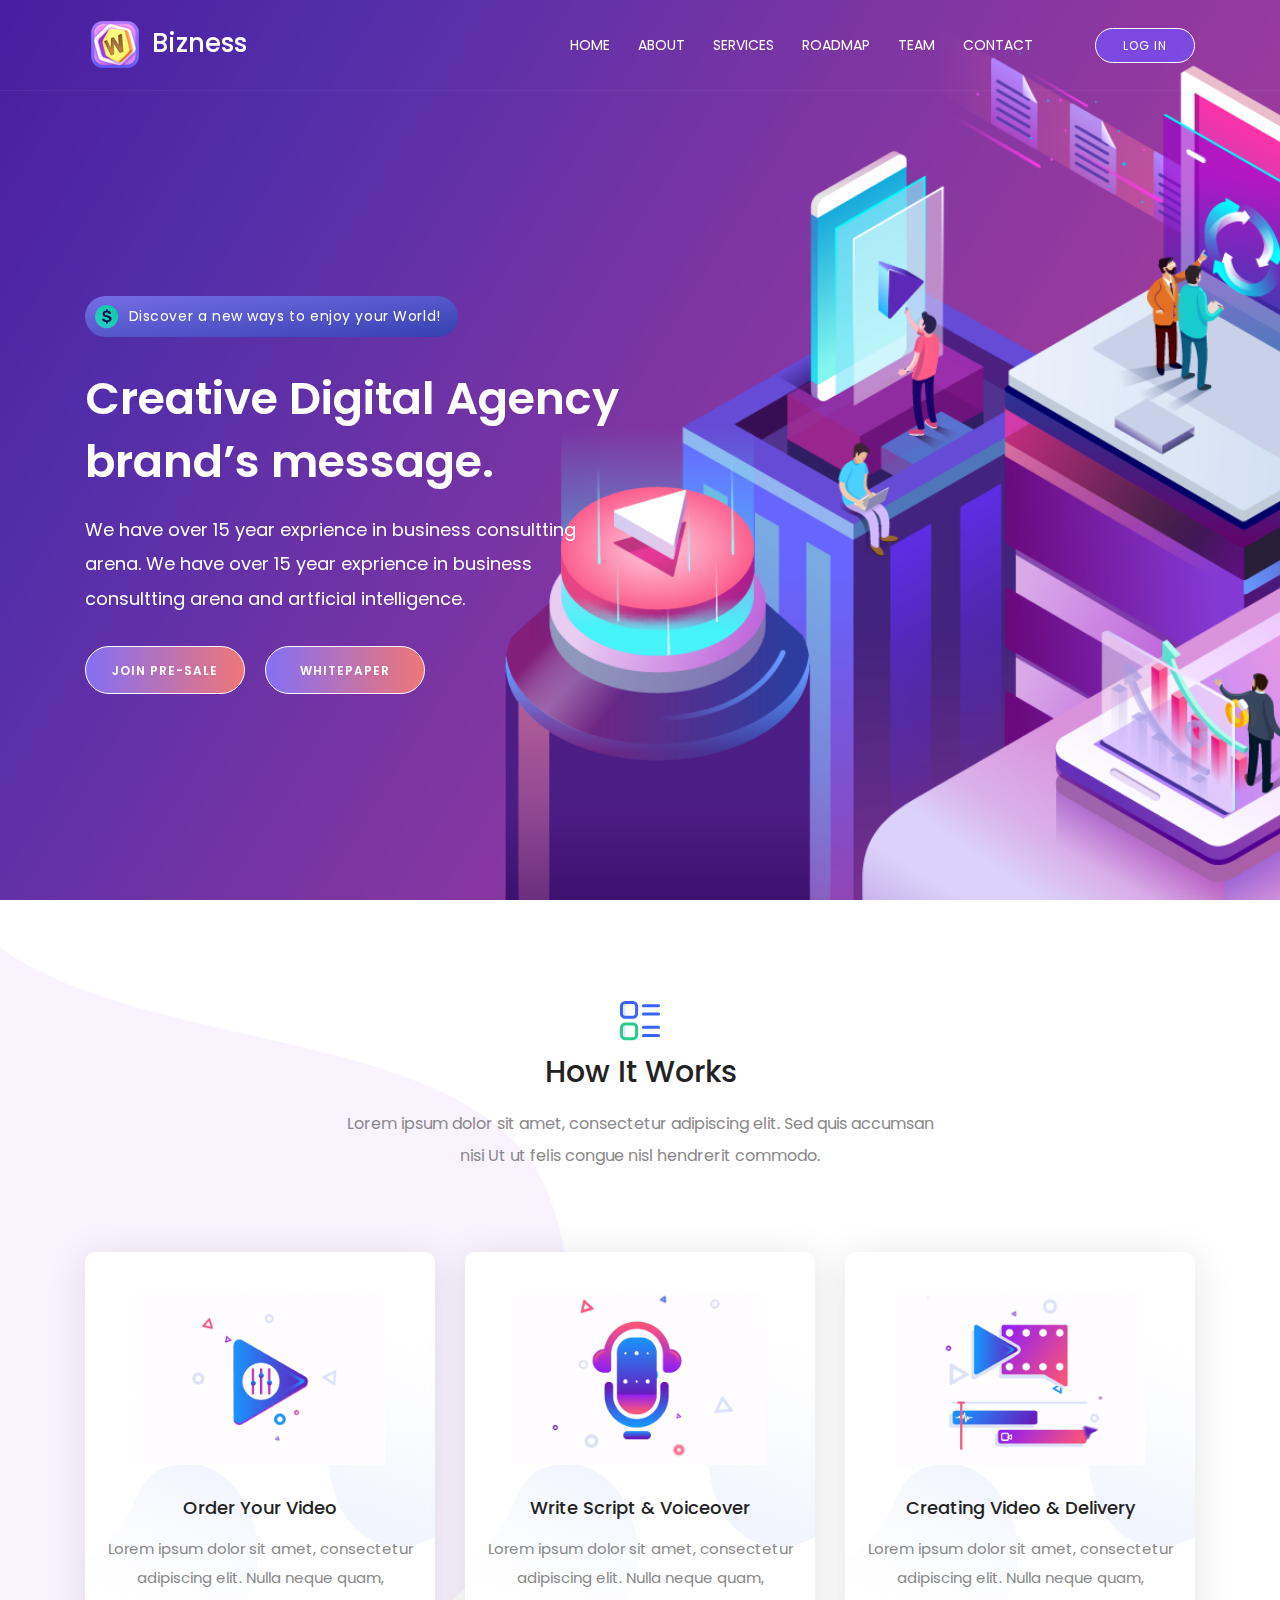
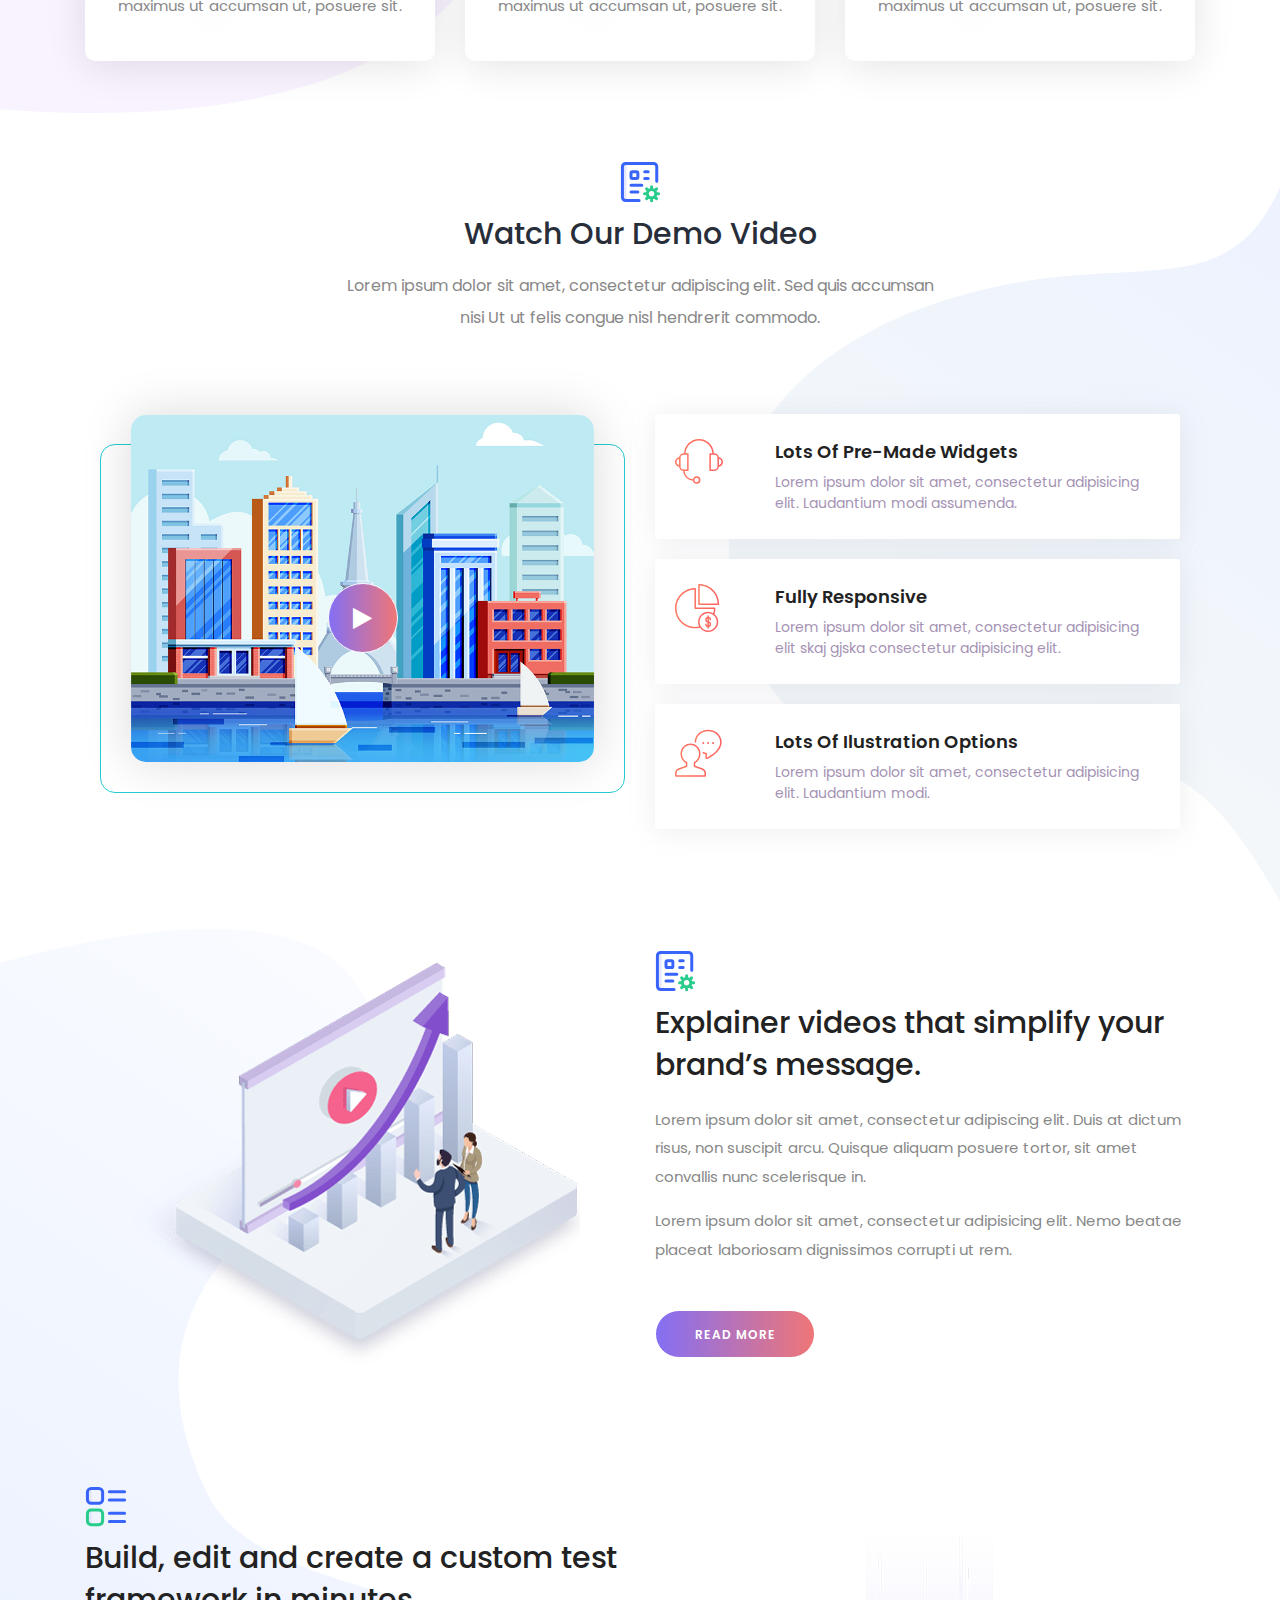
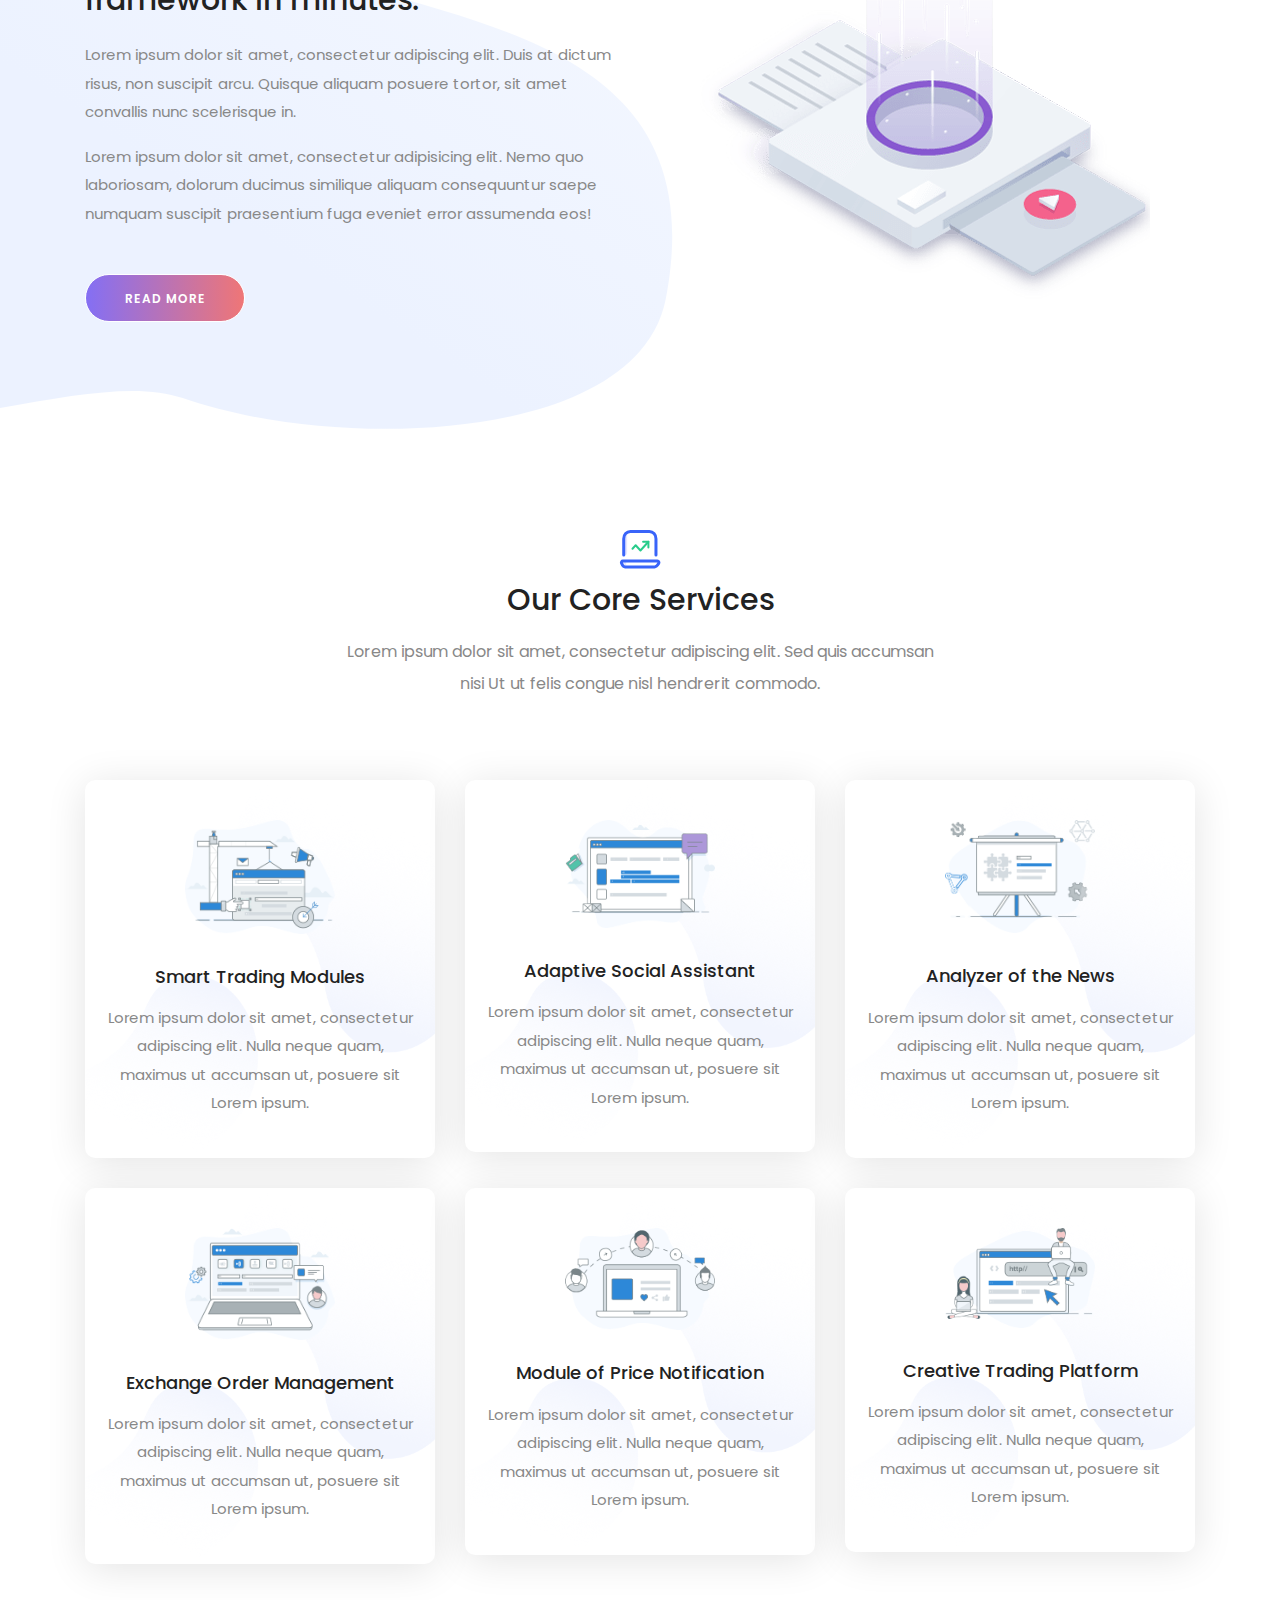
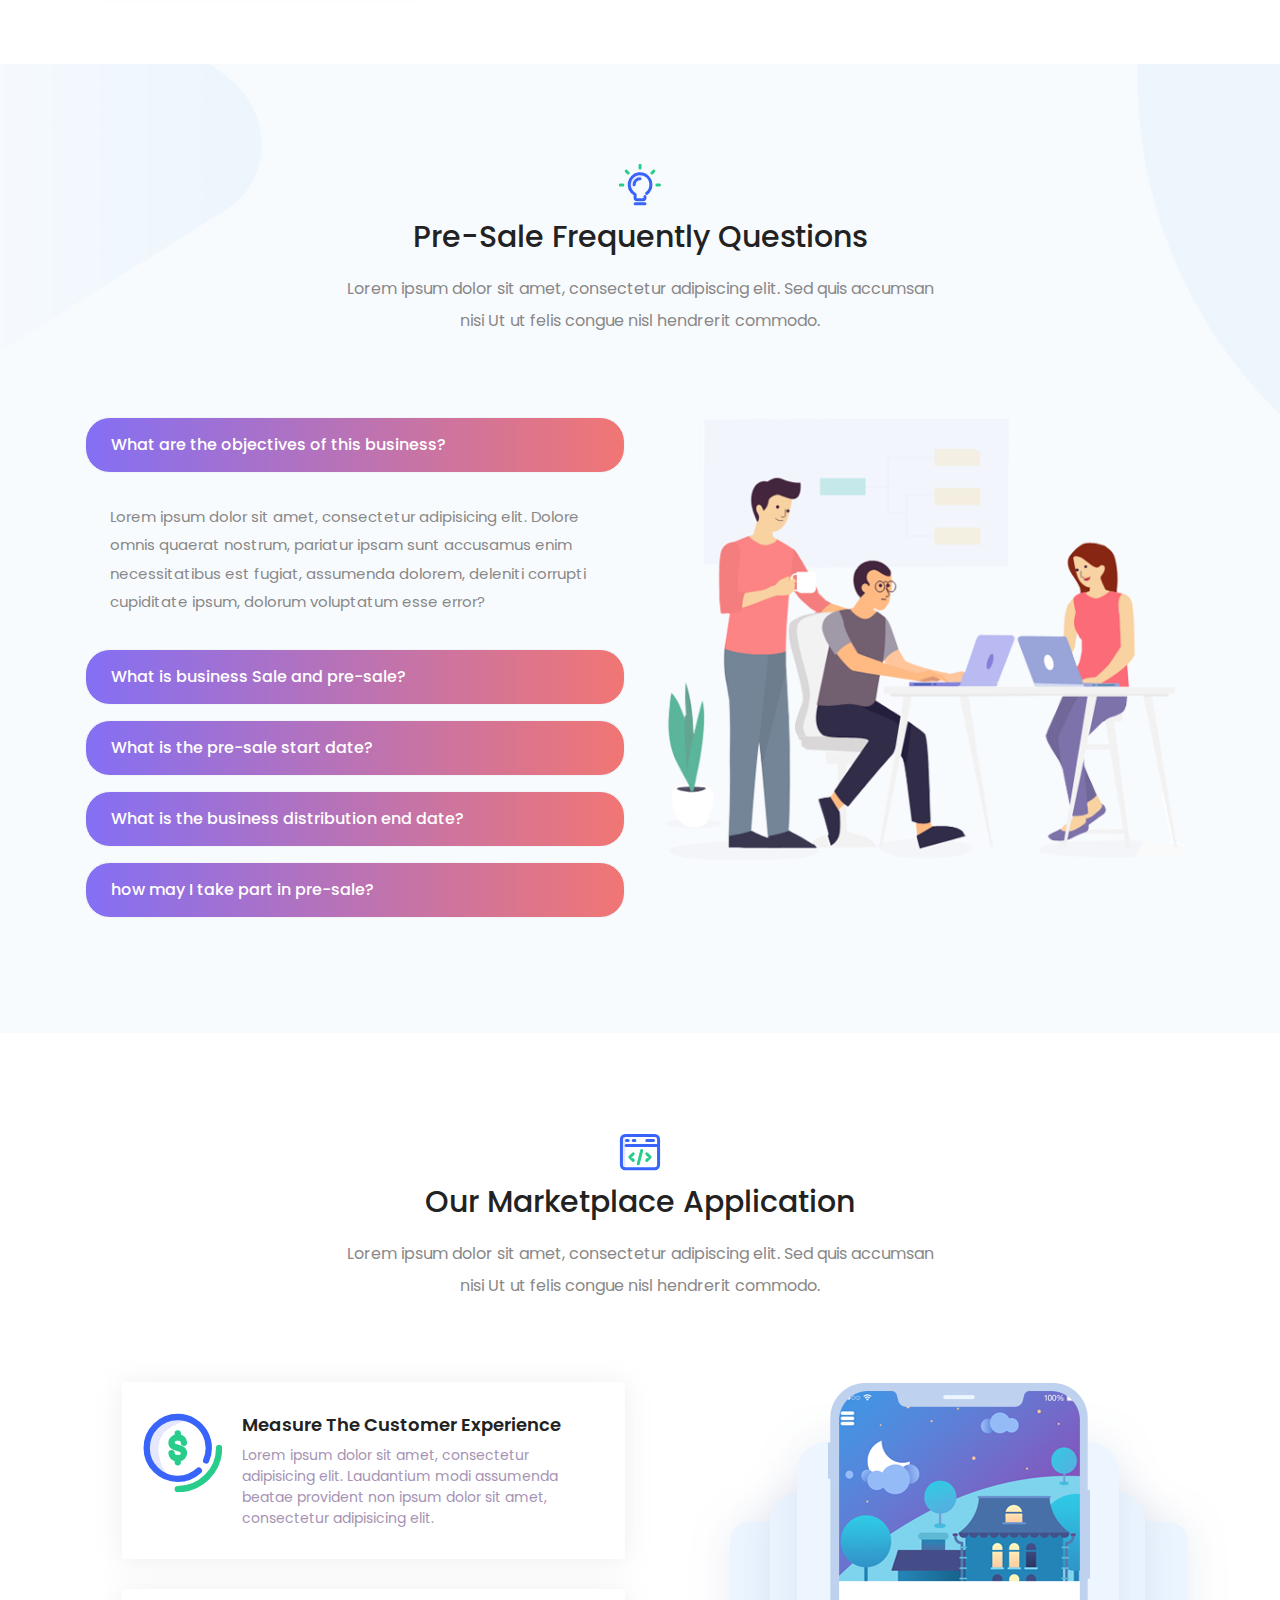
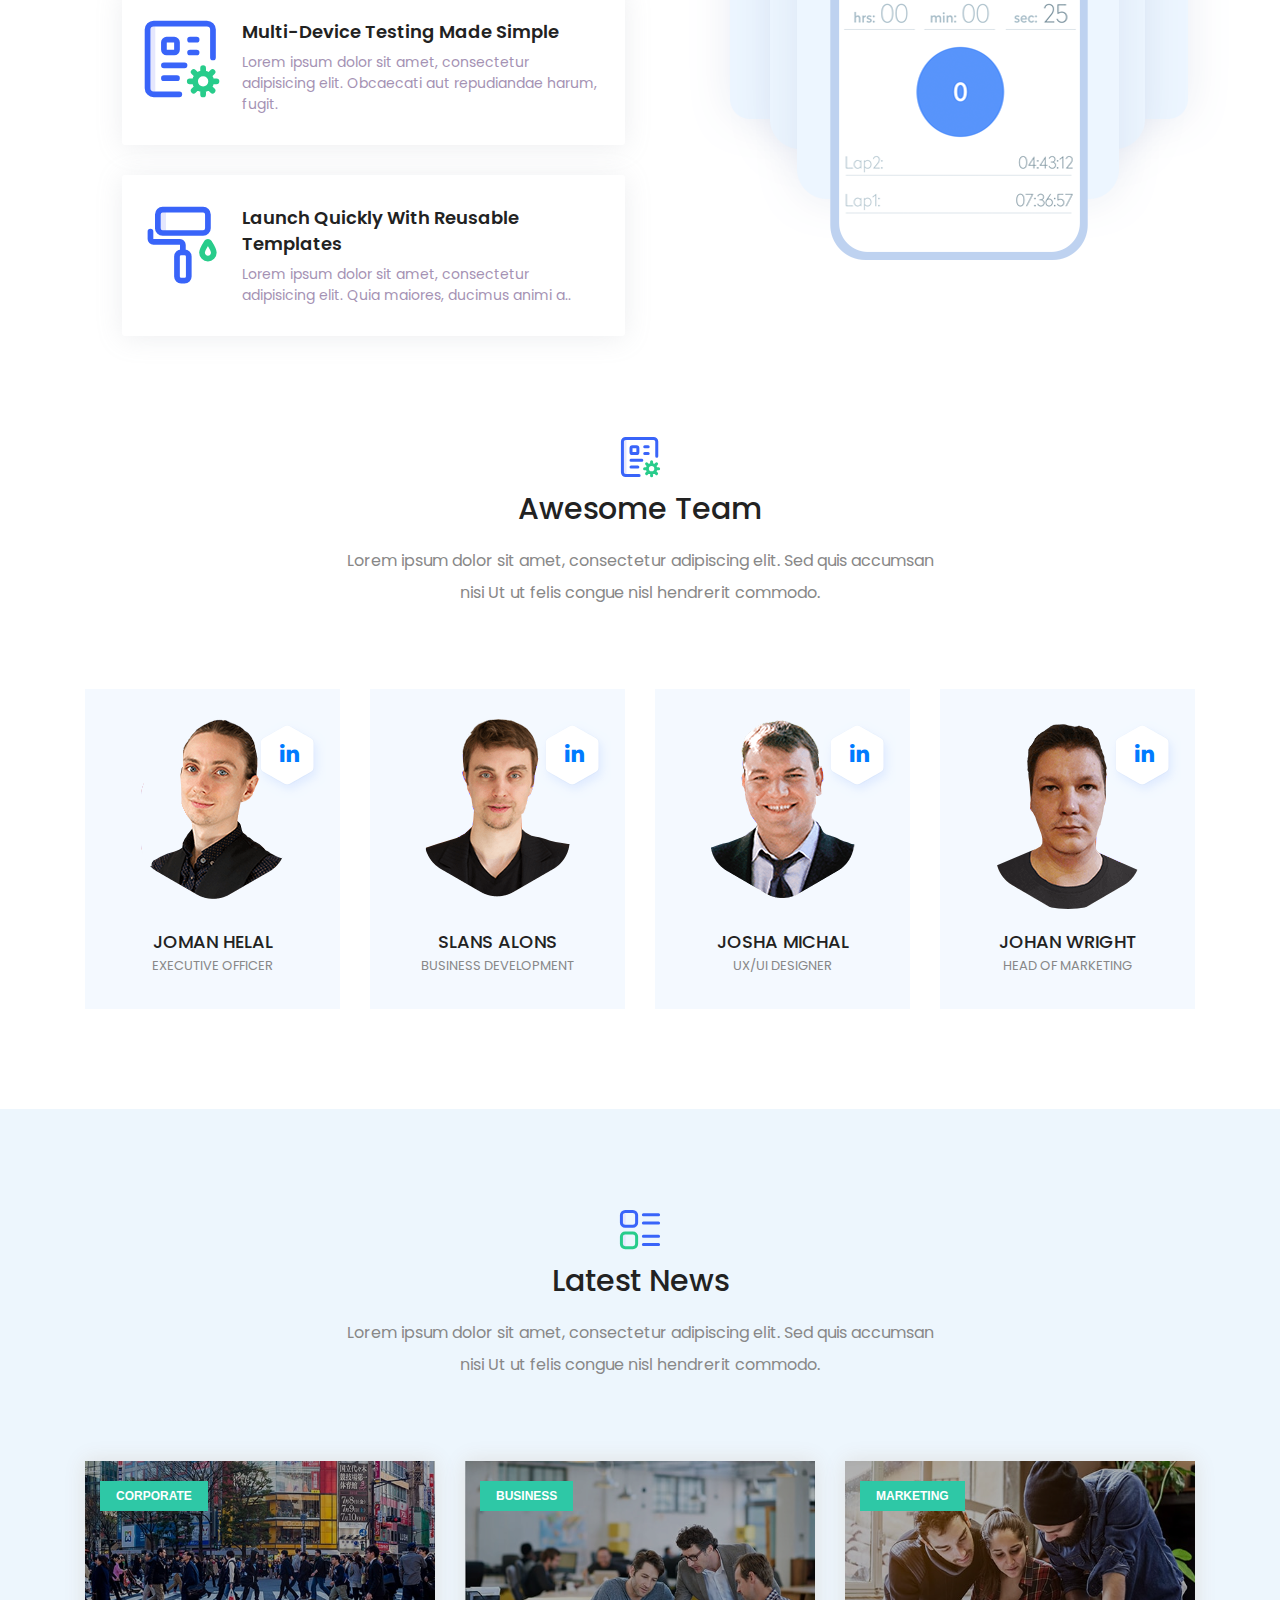
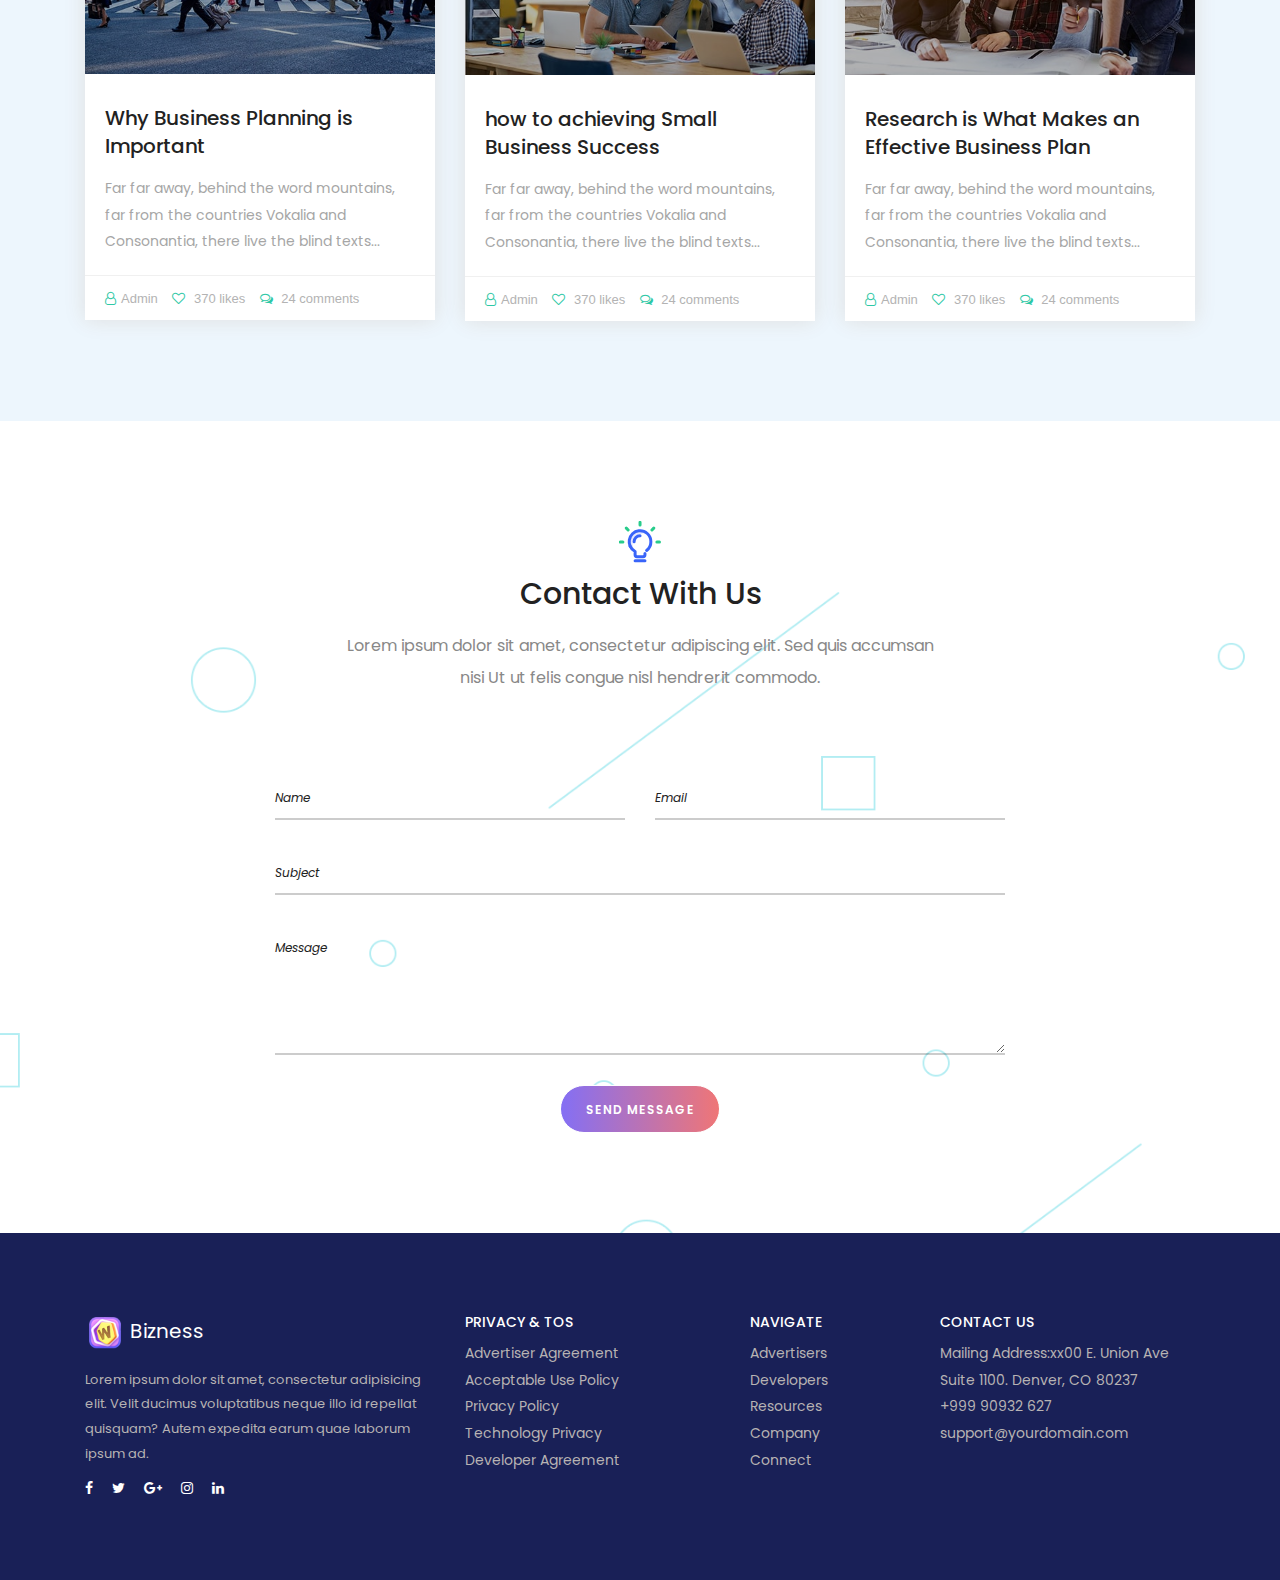
<file: index-demo-3.html>
<!DOCTYPE html>
<html lang="zxx">


<!-- Mirrored from bizness.netlify.com/index-demo-3.html by HTTrack Website Copier/3.x [XR&CO'2014], Thu, 11 Jul 2019 10:04:36 GMT -->
<!-- Added by HTTrack --><meta http-equiv="content-type" content="text/html;charset=UTF-8" /><!-- /Added by HTTrack -->
<head>
    <meta charset="UTF-8">
    <meta name="description" content="">
    <meta http-equiv="X-UA-Compatible" content="IE=edge">
    <meta name="viewport" content="width=device-width, initial-scale=1, shrink-to-fit=no">

    <!-- Title -->
    <title>Bizness - Multipurpose Template</title>

    <!-- Favicon -->
    <link rel="icon" href="img/core-img/favicon.ico">

    <!-- Core Stylesheet -->
    <link rel="stylesheet" href="css/style.css">

    <!-- Responsive Stylesheet -->
    <link rel="stylesheet" href="css/responsive.css">

</head>

<body class="light-version">
    <!-- Preloader -->
    <div id="preloader">
        <div class="preload-content">
            <div id="dream-load"></div>
        </div>
    </div>

    <!-- ##### Header Area Start ##### -->
    <header class="header-area fadeInDown" data-wow-delay="0.2s">
        <div class="classy-nav-container light breakpoint-off">
            <div class="container">
                <!-- Classy Menu -->
                <nav class="classy-navbar justify-content-between" id="dreamNav">

                    <!-- Logo -->
                    <a class="nav-brand light" href="#"><img src="img/core-img/logo.png" alt="logo"> Bizness</a>

                    <!-- Navbar Toggler -->
                    <div class="classy-navbar-toggler demo">
                        <span class="navbarToggler"><span></span><span></span><span></span></span>
                    </div>

                    <!-- Menu -->
                    <div class="classy-menu">

                        <!-- close btn -->
                        <div class="classycloseIcon">
                            <div class="cross-wrap"><span class="top"></span><span class="bottom"></span></div>
                        </div>

                        <!-- Nav Start -->
                        <div class="classynav">
                            <ul id="nav">
                                <li><a href="#home">Home</a></li>
                                <li><a href="#about">About</a></li>
                                <li><a href="#services">Services</a></li>
                                <li><a href="#roadmap">Roadmap</a></li>
                                <li><a href="#team">Team</a></li>
                                <li><a href="#contact">Contact</a></li>
                            </ul>

                            <!-- Button -->
                            <a href="#" class="btn login-btn ml-50">Log in</a>
                        </div>
                        <!-- Nav End -->
                    </div>
                </nav>
            </div>
        </div>
    </header>
    <!-- ##### Header Area End ##### -->

     <!-- ##### Welcome Area Start ##### -->
    <section class="welcome_area clearfix dzsparallaxer auto-init none fullwidth" data-options='{direction: "normal"}' id="home">
        <div class="divimage dzsparallaxer--target" style="width: 101%; height: 130%; background-image: url(img/bg-img/bg-5-2.png)"></div>

        <!-- Hero Content -->
        <div class="hero-content transparent">

            <div class="container h-100">
                <div class="row h-100 align-items-center">
                    <!-- Welcome Content -->
                    <div class="col-12 col-lg-6 col-md-12">
                        <div class="welcome-content">
                            <div class="promo-section">
                                <div class="integration-link dark-int">
                                    <span class="integration-icon">
                                        <img src="img/svg/img-dollar.svg" width="24" height="24" alt="">
                                    </span>
                                    <span class="integration-text">Discover a new ways to enjoy your World!</span>
                                </div>
                            </div>
                            <h1 class="big fadeInUp" data-wow-delay="0.2s">Creative Digital Agency brand’s message. </h1>
                            <p class="w-text fadeInUp" data-wow-delay="0.3s">We have over 15 year exprience in business consultting arena. We have over 15 year exprience in business consultting arena and artficial intelligence.</p>
                            <div class="dream-btn-group fadeInUp" data-wow-delay="0.4s">
                                <a href="#" class="btn dream-btn mr-3">Join Pre-Sale</a>
                                <a href="#" class="btn dream-btn"> Whitepaper</a>
                            </div>
                        </div>
                    </div>
                   
                </div>
            </div>
        </div>
    </section>
    <!-- ##### Welcome Area End ##### -->

    <section class="features section-padding-100-70" style="background: url(img/svg/benefits-bg.svg) no-repeat center left;">

        <div class="section-heading text-center">
            <!-- Dream Dots -->
            <div class="dream-dots justify-content-center fadeInUp" data-wow-delay="0.2s" style="visibility: visible; animation-delay: 0.2s; animation-name: fadeInUp;">
                <img src="img/svg/section-icon-2.svg" alt="">
            </div>
            <h2 class="fadeInUp" data-wow-delay="0.3s" style="visibility: visible; animation-delay: 0.3s; animation-name: fadeInUp;">How it works</h2>
            <p class="fadeInUp" data-wow-delay="0.4s" style="visibility: visible; animation-delay: 0.4s; animation-name: fadeInUp;">Lorem ipsum dolor sit amet, consectetur adipiscing elit. Sed quis accumsan nisi Ut ut felis congue nisl hendrerit commodo.</p>
        </div>

        <div class="container">
            <div class="row">
                <div class="col-12 col-sm-6 col-lg-4">
                    <!-- Content -->
                    <div class="service_single_content box-shadow text-center mb-100 fadeInUp">
                        <!-- Icon -->
                        <div class="service_icon video-i">
                            <img class="embed-video" src="video/1.gif" alt="">
                        </div>
                        <h6>Order Your Video</h6>
                        <p>Lorem ipsum dolor sit amet, consectetur adipiscing elit. Nulla neque quam, maximus ut accumsan ut, posuere sit.</p>
                    </div>
                </div>
                <div class="col-12 col-sm-6 col-lg-4">
                    <!-- Content -->
                    <div class="service_single_content box-shadow text-center mb-100 fadeInUp">
                        <!-- Icon -->
                        <div class="service_icon video-i">
                            <img class="embed-video" src="video/2.gif" alt="">
                        </div>
                        <h6>Write Script & Voiceover</h6>
                        <p>Lorem ipsum dolor sit amet, consectetur adipiscing elit. Nulla neque quam, maximus ut accumsan ut, posuere sit.</p>
                    </div>
                </div>
                <div class="col-12 col-sm-6 col-lg-4">
                    <!-- Content -->
                    <div class="service_single_content box-shadow text-center mb-100 fadeInUp" >
                        <!-- Icon -->
                        <div class="service_icon video-i">
                            <img class="embed-video" src="video/3.gif" alt="">
                        </div>
                        <h6>Creating Video & Delivery</h6>
                        <p>Lorem ipsum dolor sit amet, consectetur adipiscing elit. Nulla neque quam, maximus ut accumsan ut, posuere sit.</p>
                    </div>
                </div>
                
            </div>
        </div>
    </section>
   
     <section class="demo-video features section-padding-0-100"  style="background:url('img/svg/bg_hero.svg') no-repeat center right; border-top:none">
        <div class="container">
            <div class="section-heading text-center">
                <!-- Dream Dots -->
                <div class="dream-dots justify-content-center fadeInUp" data-wow-delay="0.2s">
                    <img src="img/svg/section-icon-1.svg" alt="">
                </div>
                <h2 class="b-text fadeInUp" data-wow-delay="0.3s">Watch our demo video</h2>
                <p class="fadeInUp" data-wow-delay="0.4s" style="color:#888">Lorem ipsum dolor sit amet, consectetur adipiscing elit. Sed quis accumsan nisi Ut ut felis congue nisl hendrerit commodo.</p>
            </div>
            <!-- Welcome Video Area -->
            <div class="col-lg-6 col-md-12  col-sm-12">
                <div class="welcome-video-area fadeInUp" data-wow-delay="0.5s">
                    <!-- Welcome Thumbnail -->
                    <div class="welcome-thumb">
                        <img src="img/bg-img/bg-4.jpg" alt="">
                    </div>
                    <!-- Video Icon -->
                    <div class="video-icon">
                        <a href="https://www.youtube.com/watch?v=gbXEPHsTkgU" class="btn dream-btn video-btn" id="videobtn"><i class="fa fa-play"></i></a>
                    </div>
                </div>
            </div>
            <div class="col-lg-6 col-md-12 col-sm-12">
                <div class="services-block-four mt-s">
                    <div class="inner-box">
                        <div class="icon-img-box">
                            <img src="img/svg/how1.svg" alt="">
                        </div>
                        <h3><a href="#">Lots of Pre-made Widgets</a></h3>
                        <div class="text">Lorem ipsum dolor sit amet, consectetur adipisicing elit. Laudantium modi assumenda.</div>
                        
                    </div>
                </div>
                <div class="services-block-four">
                    <div class="inner-box">
                        <div class="icon-img-box">
                            <img src="img/svg/how2.svg" alt="">
                        </div>
                        <h3><a href="#">Fully Responsive</a></h3>
                        <div class="text">Lorem ipsum dolor sit amet, consectetur adipisicing elit skaj gjska consectetur adipisicing elit.</div>
                        
                    </div>
                </div>
                <div class="services-block-four" style="margin-bottom:0">
                    <div class="inner-box">
                        <div class="icon-img-box">
                            <img src="img/svg/how3.svg" alt="">
                        </div>
                        <h3><a href="#">Lots of ilustration Options</a></h3>
                        <div class="text">Lorem ipsum dolor sit amet, consectetur adipisicing elit. Laudantium modi.</div>
                        
                    </div>
                </div>

            </div>
        </div>
    </section>

	<div class="double-bg">

        
	    <!-- ##### About Us Area Start ##### -->
	    <section class="about-us-area section-padding-0-0 clearfix" id="about">
	        <div class="container">
	            <div class="row align-items-center">
	                
	                <div class="col-12 col-lg-6">
	                    <div class="welcome-meter fadeInUp" data-wow-delay="0.7s">
	                        <img src="img/core-img/about11.png" class="img-responsive center-block" alt="">
	                        
	                    </div>
	                </div>

	                <div class="col-12 col-lg-6">
	                    <div class="who-we-contant mt-s">
	                        <div class="dream-dots text-left fadeInUp" data-wow-delay="0.2s" style="visibility: visible; animation-delay: 0.2s; animation-name: fadeInUp;">
	                            <img src="img/svg/section-icon-1.svg" alt="">
	                        </div>
	                        <h4 class="fadeInUp" data-wow-delay="0.3s">Explainer videos that simplify your brand’s message.</h4>
	                        <p class="fadeInUp" data-wow-delay="0.4s">Lorem ipsum dolor sit amet, consectetur adipiscing elit. Duis at dictum risus, non suscipit arcu. Quisque aliquam posuere tortor, sit amet convallis nunc scelerisque in.</p>
	                        <p class="fadeInUp" data-wow-delay="0.5s">Lorem ipsum dolor sit amet, consectetur adipisicing elit. Nemo beatae placeat laboriosam dignissimos corrupti ut rem.</p>
	                        <a class="btn dream-btn mt-30 fadeInUp" data-wow-delay="0.6s" href="#">Read More</a>
	                    </div>
	                </div>

	            </div>
	        </div>
	    </section>
	    <!-- ##### About Us Area End ##### -->

	    <!-- ##### About Us Area Start ##### -->
	    <section class="about-us-area section-padding-100 clearfix">
	        <div class="container">
	            <div class="row align-items-center">

	                <div class="col-12 col-lg-6 ">
	                    <div class="who-we-contant">
	                        <div class="dream-dots text-left fadeInUp" data-wow-delay="0.2s" style="visibility: visible; animation-delay: 0.2s; animation-name: fadeInUp;">
	                            <img src="img/svg/section-icon-2.svg" alt="">
	                        </div>
	                        <h4 class="fadeInUp" data-wow-delay="0.3s">Build, edit and create a custom test framework in minutes.</h4>
	                        <p class="fadeInUp" data-wow-delay="0.4s">Lorem ipsum dolor sit amet, consectetur adipiscing elit. Duis at dictum risus, non suscipit arcu. Quisque aliquam posuere tortor, sit amet convallis nunc scelerisque in.</p>
	                        <p class="fadeInUp" data-wow-delay="0.5s">Lorem ipsum dolor sit amet, consectetur adipisicing elit. Nemo quo laboriosam, dolorum ducimus similique aliquam consequuntur saepe numquam suscipit praesentium fuga eveniet error assumenda eos!</p>
	                        <a class="btn dream-btn mt-30 fadeInUp" data-wow-delay="0.6s" href="#">Read More</a>
	                    </div>
	                </div>

	                <div class="col-12 col-lg-6">
	                    <div class="welcome-meter fadeInUp" data-wow-delay="0.7s">
	                        <img src="img/core-img/about12.png" class="center-block" alt="">
	                    </div>
	                </div>
	            </div>
	        </div>
	    </section>
	    <!-- ##### About Us Area End ##### -->
    </div>
    

    <div class="clearfix"></div>

    <!-- ##### Our Services Area Start ##### -->
    <section class="our_services_area section-padding-100-0 clearfix" id="services">
        <div class="container">
            
            <div class="section-heading text-center">
                <!-- Dream Dots -->
                <div class="dream-dots justify-content-center fadeInUp" data-wow-delay="0.2s">
                    <img src="img/svg/section-icon-3.svg" alt="">
                </div>
                <h2 class="fadeInUp" data-wow-delay="0.3s">Our Core Services</h2>
                <p class="fadeInUp" data-wow-delay="0.4s">Lorem ipsum dolor sit amet, consectetur adipiscing elit. Sed quis accumsan nisi Ut ut felis congue nisl hendrerit commodo.</p>
            </div>
                

            <div class="row">
                <div class="col-12 col-sm-6 col-lg-4">
                    <!-- Content -->
                    <div class="service_single_content text-center mb-100 fadeInUp" data-wow-delay="0.2s">
                        <!-- Icon -->
                        <div class="service_icon">
                            <img src="img/features/feat1.png" alt="">
                        </div>
                        <h6>Smart Trading Modules</h6>
                        <p>Lorem ipsum dolor sit amet, consectetur adipiscing elit. Nulla neque quam, maximus ut accumsan ut, posuere sit Lorem ipsum.</p>
                    </div>
                </div>
                <div class="col-12 col-sm-6 col-lg-4">
                    <!-- Content -->
                    <div class="service_single_content text-center mb-100 fadeInUp" data-wow-delay="0.3s">
                        <!-- Icon -->
                        <div class="service_icon">
                            <img src="img/features/feat2.png" alt="">
                        </div>
                        <h6>Adaptive Social Assistant</h6>
                        <p>Lorem ipsum dolor sit amet, consectetur adipiscing elit. Nulla neque quam, maximus ut accumsan ut, posuere sit Lorem ipsum.</p>
                    </div>
                </div>
                <div class="col-12 col-sm-6 col-lg-4">
                    <!-- Content -->
                    <div class="service_single_content text-center mb-100 fadeInUp" data-wow-delay="0.4s">
                        <!-- Icon -->
                        <div class="service_icon">
                            <img src="img/features/feat3.png" alt="">
                        </div>
                        <h6>Analyzer of the News </h6>
                        <p>Lorem ipsum dolor sit amet, consectetur adipiscing elit. Nulla neque quam, maximus ut accumsan ut, posuere sit Lorem ipsum.</p>
                    </div>
                </div>
                <div class="col-12 col-sm-6 col-lg-4">
                    <!-- Content -->
                    <div class="service_single_content text-center mb-100 fadeInUp" data-wow-delay="0.5s">
                        <!-- Icon -->
                        <div class="service_icon">
                            <img src="img/features/feat4.png" alt="">
                        </div>
                        <h6>Exchange Order Management</h6>
                        <p>Lorem ipsum dolor sit amet, consectetur adipiscing elit. Nulla neque quam, maximus ut accumsan ut, posuere sit Lorem ipsum.</p>
                    </div>
                </div>
                <div class="col-12 col-sm-6 col-lg-4">
                    <!-- Content -->
                    <div class="service_single_content text-center mb-100 fadeInUp" data-wow-delay="0.6s">
                        <!-- Icon -->
                        <div class="service_icon">
                            <img src="img/features/feat5.png" alt="">
                        </div>
                        <h6>Module of Price Notification</h6>
                        <p>Lorem ipsum dolor sit amet, consectetur adipiscing elit. Nulla neque quam, maximus ut accumsan ut, posuere sit Lorem ipsum.</p>
                    </div>
                </div>
                <div class="col-12 col-sm-6 col-lg-4">
                    <!-- Content -->
                    <div class="service_single_content text-center mb-100 fadeInUp" data-wow-delay="0.7s">
                        <!-- Icon -->
                        <div class="service_icon">
                            <img src="img/features/feat6.png" alt="">
                        </div>
                        <h6>Creative Trading Platform</h6>
                        <p>Lorem ipsum dolor sit amet, consectetur adipiscing elit. Nulla neque quam, maximus ut accumsan ut, posuere sit Lorem ipsum.</p>
                    </div>
                </div>
            </div>
        </div>
    </section>
    <!-- ##### Our Services Area End ##### -->

    <!-- ##### FAQ & Timeline Area Start ##### -->
    <div class="faq-timeline-area section-padding-100">
        <div class="container">
            <div class="section-heading text-center">
                <!-- Dream Dots -->
                <div class="dream-dots justify-content-center fadeInUp" data-wow-delay="0.2s">
                    <img src="img/svg/section-icon-5.svg" alt="">
                </div>
                <h2 class="fadeInUp" data-wow-delay="0.3s">Pre-Sale Frequently Questions</h2>
                <p class="fadeInUp" data-wow-delay="0.4s">Lorem ipsum dolor sit amet, consectetur adipiscing elit. Sed quis accumsan nisi Ut ut felis congue nisl hendrerit commodo.</p>
            </div>
            <div class="row">
                <div class="col-12 col-lg-6 col-md-12">
                    

                    <div class="dream-faq-area">
                        <dl style="margin-bottom:0">
                            <!-- Single FAQ Area -->
                            <dt class="wave fadeInUp" data-wow-delay="0.2s">What are the objectives of this business?</dt>
                            <dd class="fadeInUp" data-wow-delay="0.3s">
                                <p>Lorem ipsum dolor sit amet, consectetur adipisicing elit. Dolore omnis quaerat nostrum, pariatur ipsam sunt accusamus enim necessitatibus est fugiat, assumenda dolorem, deleniti corrupti cupiditate ipsum, dolorum voluptatum esse error?</p>
                            </dd>
                            <!-- Single FAQ Area -->
                            <dt class="wave fadeInUp" data-wow-delay="0.3s">What is business Sale and pre-sale?</dt>
                            <dd>
                                <p>Lorem ipsum dolor sit amet, consectetur adipisicing elit. Dolore omnis quaerat nostrum, pariatur ipsam sunt accusamus enim necessitatibus est fugiat, assumenda dolorem, deleniti corrupti cupiditate ipsum, dolorum voluptatum esse error?</p>
                            </dd>
                            <!-- Single FAQ Area -->
                            <dt class="wave fadeInUp" data-wow-delay="0.4s">What is the pre-sale start date?</dt>
                            <dd>
                                <p>Lorem ipsum dolor sit amet, consectetur adipisicing elit. Dolore omnis quaerat nostrum, pariatur ipsam sunt accusamus enim necessitatibus est fugiat, assumenda dolorem, deleniti corrupti cupiditate ipsum, dolorum voluptatum esse error?</p>
                            </dd>
                            <!-- Single FAQ Area -->
                            <dt class="wave fadeInUp" data-wow-delay="0.4s">What is the business distribution end date?</dt>
                            <dd>
                                <p>Lorem ipsum dolor sit amet, consectetur adipisicing elit. Dolore omnis quaerat nostrum, pariatur ipsam sunt accusamus enim necessitatibus est fugiat, assumenda dolorem, deleniti corrupti cupiditate ipsum, dolorum voluptatum esse error?</p>
                            </dd>
                            <!-- Single FAQ Area -->
                            <dt class="wave fadeInUp" data-wow-delay="0.5s">how may I take part in pre-sale?</dt>
                            <dd>
                                <p>Lorem ipsum dolor sit amet, consectetur adipisicing elit. Dolore omnis quaerat nostrum, pariatur ipsam sunt accusamus enim necessitatibus est fugiat, assumenda dolorem, deleniti corrupti cupiditate ipsum, dolorum voluptatum esse error?</p>
                            </dd>
                        </dl>
                    </div>
                </div>

                <div class="col-12 col-lg-6 offset-lg-0 col-md-8 offset-md-2 col-sm-10 offset-sm-1">
                    <img src="img/core-img/0faq.png" alt="" class="center-block img-responsive">
                </div>
            </div>
        </div>
    </div>
    <!-- ##### FAQ & Timeline Area End ##### -->

     <!-- ##### Our features Area start ##### -->
    <section class="features section-padding-100">
        <div class="container">
            <div class="section-heading text-center">
                <!-- Dream Dots -->
                <div class="dream-dots justify-content-center fadeInUp" data-wow-delay="0.2s" style="visibility: visible; animation-delay: 0.2s; animation-name: fadeInUp;">
                     <img src="img/svg/section-icon-4.svg" alt="">
                </div>
                <h2 class="fadeInUp" data-wow-delay="0.3s" style="visibility: visible; animation-delay: 0.3s; animation-name: fadeInUp;">Our Marketplace Application</h2>
                <p class="fadeInUp" data-wow-delay="0.4s" style="visibility: visible; animation-delay: 0.4s; animation-name: fadeInUp;">Lorem ipsum dolor sit amet, consectetur adipiscing elit. Sed quis accumsan nisi Ut ut felis congue nisl hendrerit commodo.</p>
            </div>
        </div>
        <div class="container-fluid">
            <div class="row">
                <div class="services-column col-lg-5 col-lg-offset-1 col-md-10 offset-md-1 col-xs-10 offset-xs-1">

                    <!--Services Block Four-->
                    <div class="services-block-four">
                        <div class="inner-box">
                            <div class="icon-img-box">
                                <img src="img/svg/feature1.svg" alt="">
                            </div>
                            <h3><a href="#">Measure the customer experience</a></h3>
                            <div class="text">Lorem ipsum dolor sit amet, consectetur adipisicing elit. Laudantium modi assumenda beatae provident non ipsum dolor sit amet, consectetur adipisicing elit.</div>
                            
                        </div>
                    </div>

                    <!--Services Block Four-->
                    <div class="services-block-four">
                        <div class="inner-box">
                            <div class="icon-img-box">
                                <img src="img/svg/feature2.svg" alt="">
                            </div>
                            <h3><a href="#">Multi-device testing made simple</a></h3>
                            <div class="text">Lorem ipsum dolor sit amet, consectetur adipisicing elit. Obcaecati aut repudiandae harum, fugit.</div>
                        </div>
                    </div>
                    
                    <!--Services Block Four-->
                    <div class="services-block-four" style="margin-bottom:0">
                        <div class="inner-box">
                            <div class="icon-img-box">
                                <img src="img/svg/feature3.svg" alt="">
                            </div>
                            <h3><a href="#">Launch quickly with reusable templates</a></h3>
                            <div class="text">Lorem ipsum dolor sit amet, consectetur adipisicing elit. Quia maiores, ducimus animi a..</div>
                        </div>
                    </div>
                    
                </div>
                <div class="service-img-wrapper col-lg-6 col-md-12 col-sm-12">
                    <div class="image-box">
                        <img src="img/phone3.png" class="center-block img-responsive phone-img" alt="">
                    </div>
                </div>
            </div>
        </div>
    </section>
    <!-- ##### Our features Area End ##### -->
   
    
    <!-- ##### team Area start ##### -->
    <section class="our_team_area section-padding-0-0 clearfix" id="team">
        <div class="container">
            <div class="row">
                <div class="col-12">
                    <div class="section-heading text-center">
                        <!-- Dream Dots -->
                        <div class="dream-dots justify-content-center fadeInUp" data-wow-delay="0.2s">
                            <img src="img/svg/section-icon-1.svg" alt="">
                        </div>
                        <h2 class="fadeInUp" data-wow-delay="0.3s">Awesome Team</h2>
                        <p class="fadeInUp" data-wow-delay="0.4s">Lorem ipsum dolor sit amet, consectetur adipiscing elit. Sed quis accumsan nisi Ut ut felis congue nisl hendrerit commodo. </p>
                    </div>
                </div>
            </div>

            <div class="row">
                <!-- Single Team Member -->
                <div class="col-12 col-sm-6 col-lg-3">
                    <div class="single-team-member v2 fadeInUp" data-wow-delay="0.2s">
                        <!-- Image -->
                        <div class="team-member-thumb">
                            <img src="img/team-img/1.png" class="center-block" alt="">
                        </div>
                        <!-- Team Info -->
                        <div class="team-info">
                            <h5>Joman Helal</h5>
                            <p>Executive Officer</p>
                        </div>
                        <!-- Social Icon -->
                        <div class="team-social-icon">
                            <a href="#"><i class="fa fa-linkedin"></i></a>
                        </div>
                    </div>
                </div>

                <!-- Single Team Member -->
                <div class="col-12 col-sm-6 col-lg-3">
                    <div class="single-team-member v2 fadeInUp" data-wow-delay="0.3s">
                        <!-- Image -->
                        <div class="team-member-thumb">
                            <img src="img/team-img/2.png" class="center-block" alt="">
                        </div>
                        <!-- Team Info -->
                        <div class="team-info">
                            <h5>Slans Alons</h5>
                            <p>Business Development</p>
                        </div>
                        <!-- Social Icon -->
                        <div class="team-social-icon">
                            <a href="#"><i class="fa fa-linkedin"></i></a>
                        </div>
                    </div>
                </div>

                <!-- Single Team Member -->
                <div class="col-12 col-sm-6 col-lg-3">
                    <div class="single-team-member v2 fadeInUp" data-wow-delay="0.4s">
                        <!-- Image -->
                        <div class="team-member-thumb">
                            <img src="img/team-img/3.png" class="center-block" alt="">
                        </div>
                        <!-- Team Info -->
                        <div class="team-info">
                            <h5>Josha Michal</h5>
                            <p>UX/UI Designer</p>
                        </div>
                        <!-- Social Icon -->
                        <div class="team-social-icon">
                            <a href="#"><i class="fa fa-linkedin"></i></a>
                        </div>
                    </div>
                </div>

                <!-- Single Team Member -->
                <div class="col-12 col-sm-6 col-lg-3">
                    <div class="single-team-member v2 fadeInUp" data-wow-delay="0.5s">
                        <!-- Image -->
                        <div class="team-member-thumb">
                            <img src="img/team-img/4.png" class="center-block" alt="">
                        </div>
                        <!-- Team Info -->
                        <div class="team-info">
                            <h5>Johan Wright</h5>
                            <p>Head of Marketing</p>
                        </div>
                        <!-- Icon -->
                        <div class="team-social-icon">
                            <a href="#"><i class="fa fa-linkedin"></i></a>
                        </div>
                    </div>
                </div>

            </div>
        </div>
    </section>

    <!-- ##### Team Area End ##### -->

    
    <!-- ##### Blog Area Start ##### -->
    <section class="our_blog_area news clearfix section-padding-100-70" id="blog">
        <div class="container">
            <div class="row">
                <div class="col-12">
                    <div class="section-heading text-center">
                        <!-- Dream Dots -->
                        <div class="dream-dots justify-content-center fadeInUp" data-wow-delay="0.2s">
                            <img src="img/svg/section-icon-2.svg" alt="">
                        </div>
                        <h2 class="fadeInUp" data-wow-delay="0.3s">Latest News</h2>
                        <p class="fadeInUp" data-wow-delay="0.4s">Lorem ipsum dolor sit amet, consectetur adipiscing elit. Sed quis accumsan nisi Ut ut felis congue nisl hendrerit commodo. </p>
                    </div>
                </div>
            </div>

            <div class="row justify-content-center">

                <!-- Single Blog Post -->
                <div class="col-lg-4 col-md-6 col-xs-12">
                    <div class="news-post">
                        <div class="news-post-image">
                            <div class="news-overlay"></div>    
                            <div class="news-category"><a href="#">Corporate</a></div> 
                            <img src="img/blog-img/1.jpg" alt="Image" class="img-responsive">
                        </div>
                        <div class="news-post-text">
                            <h3><a href="#">Why Business Planning is Important</a></h3>
                            <p>Far far away, behind the word mountains, far from the countries Vokalia and Consonantia, there live the blind texts...</p>
                        </div>
                        <div class="news-post-meta">
                            <a href="#"><i class="fa fa-user-o"></i>Admin</a>
                            <a href="#"><i class="fa fa-heart-o"></i> 370 likes</a>
                            <a href="#"><i class="fa fa-comments-o"></i> 24 comments</a>
                        </div>
                    </div>
                </div>

                <!-- Single Blog Post -->
                <div class="col-lg-4 col-md-6 col-xs-12">
                    <div class="news-post">
                        <div class="news-post-image">
                            <div class="news-overlay"></div>    
                            <div class="news-category"><a href="#">Business</a></div> 
                            <img src="img/blog-img/2.jpg" alt="Image" class="img-responsive">
                        </div>
                        <div class="news-post-text">
                            <h3><a href="#">how to achieving Small Business Success</a></h3>
                            <p>Far far away, behind the word mountains, far from the countries Vokalia and Consonantia, there live the blind texts...</p>
                        </div>
                        <div class="news-post-meta">
                            <a href="#"><i class="fa fa-user-o"></i>Admin</a>
                            <a href="#"><i class="fa fa-heart-o"></i> 370 likes</a>
                            <a href="#"><i class="fa fa-comments-o"></i> 24 comments</a>
                        </div>
                    </div>
                </div>

                <!-- Single Blog Post -->
                <div class="col-lg-4 col-md-6 col-xs-12">
                    <div class="news-post">
                        <div class="news-post-image">
                            <div class="news-overlay"></div>    
                            <div class="news-category"><a href="#">Marketing</a></div> 
                            <img src="img/blog-img/3.jpg" alt="Image" class="img-responsive">
                        </div>
                        <div class="news-post-text">
                            <h3><a href="#">Research is What Makes an Effective Business Plan</a></h3>
                            <p>Far far away, behind the word mountains, far from the countries Vokalia and Consonantia, there live the blind texts...</p>
                        </div>
                        <div class="news-post-meta">
                            <a href="#"><i class="fa fa-user-o"></i>Admin</a>
                            <a href="#"><i class="fa fa-heart-o"></i> 370 likes</a>
                            <a href="#"><i class="fa fa-comments-o"></i> 24 comments</a>
                        </div>
                    </div>
                </div>

            </div>
        </div>
    </section>
    <!-- ##### Blog Area End ##### -->

    
    
    <!-- ##### Footer Area Start ##### -->
    <footer class="footer-area bg-img" style="background-image: url(img/core-img/pattern.png);">

        <!-- ##### Contact Area Start ##### -->
        <div class="contact_us_area section-padding-100-0" id="contact">
            <div class="container">
                <div class="row">
                    <div class="col-12">
                        <div class="section-heading text-center">
                            <!-- Dream Dots -->
                            <div class="dream-dots justify-content-center fadeInUp" data-wow-delay="0.2s">
                                <img src="img/svg/section-icon-5.svg" alt="">
                            </div>
                            <h2 class="fadeInUp" data-wow-delay="0.3s">Contact With Us</h2>
                            <p class="fadeInUp" data-wow-delay="0.4s">Lorem ipsum dolor sit amet, consectetur adipiscing elit. Sed quis accumsan nisi Ut ut felis congue nisl hendrerit commodo.</p>
                        </div>
                    </div>
                </div>

                <!-- Contact Form -->
                <div class="row justify-content-center">
                    <div class="col-12 col-md-10 col-lg-8">
                        <div class="contact_form">
                            <form action="#" method="post" id="main_contact_form" novalidate>
                                <div class="row">
                                    <div class="col-12">
                                        <div id="success_fail_info"></div>
                                    </div>

                                    <div class="col-12 col-md-6">
                                        <div class="group fadeInUp" data-wow-delay="0.2s">
                                            <input type="text" name="name" id="name" required>
                                            <span class="highlight"></span>
                                            <span class="bar"></span>
                                            <label>Name</label>
                                        </div>
                                    </div>
                                    <div class="col-12 col-md-6">
                                        <div class="group fadeInUp" data-wow-delay="0.3s">
                                            <input type="text" name="email" id="email" required>
                                            <span class="highlight"></span>
                                            <span class="bar"></span>
                                            <label>Email</label>
                                        </div>
                                    </div>
                                    <div class="col-12">
                                        <div class="group fadeInUp" data-wow-delay="0.4s">
                                            <input type="text" name="subject" id="subject" required>
                                            <span class="highlight"></span>
                                            <span class="bar"></span>
                                            <label>Subject</label>
                                        </div>
                                    </div>
                                    <div class="col-12">
                                        <div class="group fadeInUp" data-wow-delay="0.5s">
                                            <textarea name="message" id="message" required></textarea>
                                            <span class="highlight"></span>
                                            <span class="bar"></span>
                                            <label>Message</label>
                                        </div>
                                    </div>
                                    <div class="col-12 text-center fadeInUp" data-wow-delay="0.6s">
                                        <button type="submit" class="btn dream-btn">Send Message</button>
                                    </div>
                                </div>
                            </form>
                        </div>
                    </div>
                </div>
            </div>
        </div>
        <!-- ##### Contact Area End ##### -->

        <div class="footer-content-area ">
            <div class="container">
                <div class="row ">
                    <div class="col-12 col-lg-4 col-md-6">
                        <div class="footer-copywrite-info">
                            <!-- Copywrite -->
                            <div class="copywrite_text fadeInUp" data-wow-delay="0.2s">
                                <div class="footer-logo">
                                    <a href="#"><img src="img/core-img/logo.png" alt="logo"> Bizness </a>
                                </div>
                                <p>Lorem ipsum dolor sit amet, consectetur adipisicing elit. Velit ducimus voluptatibus neque illo id repellat quisquam? Autem expedita earum quae laborum ipsum ad.</p>
                            </div>
                            <!-- Social Icon -->
                            <div class="footer-social-info fadeInUp" data-wow-delay="0.4s">
                                <a href="#"><i class="fa fa-facebook" aria-hidden="true"></i></a>
                                <a href="#"> <i class="fa fa-twitter" aria-hidden="true"></i></a>
                                <a href="#"><i class="fa fa-google-plus" aria-hidden="true"></i></a>
                                <a href="#"><i class="fa fa-instagram" aria-hidden="true"></i></a>
                                <a href="#"><i class="fa fa-linkedin" aria-hidden="true"></i></a>
                            </div>
                        </div>
                    </div>

                    <div class="col-12 col-lg-3 col-md-6">
                        <div class="contact_info_area d-sm-flex justify-content-between">
                            <!-- Content Info -->
                            <div class="contact_info mt-x text-center fadeInUp" data-wow-delay="0.3s">
                                <h5>PRIVACY & TOS</h5>
                                <a href="#"><p>Advertiser Agreement</p></a>
                                <a href="#"><p>Acceptable Use Policy</p></a>
                                <a href="#"><p>Privacy Policy</p></a>
                                <a href="#"><p>Technology Privacy</p></a>
                                <a href="#"><p>Developer Agreement</p></a>
                            </div>
                        </div>
                    </div>
                      
                    <div class="col-12 col-lg-2 col-md-6 ">
                        <!-- Content Info -->
                        <div class="contact_info_area d-sm-flex justify-content-between">
                            <div class="contact_info mt-s text-center fadeInUp" data-wow-delay="0.2s">
                                <h5>NAVIGATE</h5>
                                <a href="#"><p>Advertisers</p></a>
                                <a href="#"><p>Developers</p></a>
                                <a href="#"><p>Resources</p></a>
                                <a href="#"><p>Company</p></a>
                                <a href="#"><p>Connect</p></a>
                            </div>
                        </div>
                    </div>
                    

                    <div class="col-12 col-lg-3 col-md-6 ">
                        <div class="contact_info_area d-sm-flex justify-content-between">
                            <!-- Content Info -->
                            <div class="contact_info mt-s text-center fadeInUp" data-wow-delay="0.4s">
                                <h5>CONTACT US</h5>
                                <p>Mailing Address:xx00 E. Union Ave</p>
                                <p>Suite 1100. Denver, CO 80237</p>
                                <p>+999 90932 627</p>
                                <p>support@yourdomain.com</p>
                            </div>
                        </div>
                    </div>
                </div>
            </div>
                
        </div>
    </footer>
    <!-- ##### Footer Area End ##### -->

    <!-- ########## All JS ########## -->
    <!-- jQuery js -->
    <script src="js/jquery.min.js"></script>
    <!-- Popper js -->
    <script src="js/popper.min.js"></script>
    <!-- Bootstrap js -->
    <script src="js/bootstrap.min.js"></script>
    <!-- All Plugins js -->
    <script src="js/plugins.js"></script>
    <!-- Parallax js -->
    <script src="js/dzsparallaxer.js"></script>

    <script src="js/jquery.syotimer.min.js"></script>

    <!-- script js -->
    <script src="js/script.js"></script>

</body>


<!-- Mirrored from bizness.netlify.com/index-demo-3.html by HTTrack Website Copier/3.x [XR&CO'2014], Thu, 11 Jul 2019 10:05:20 GMT -->
</html>
</file>
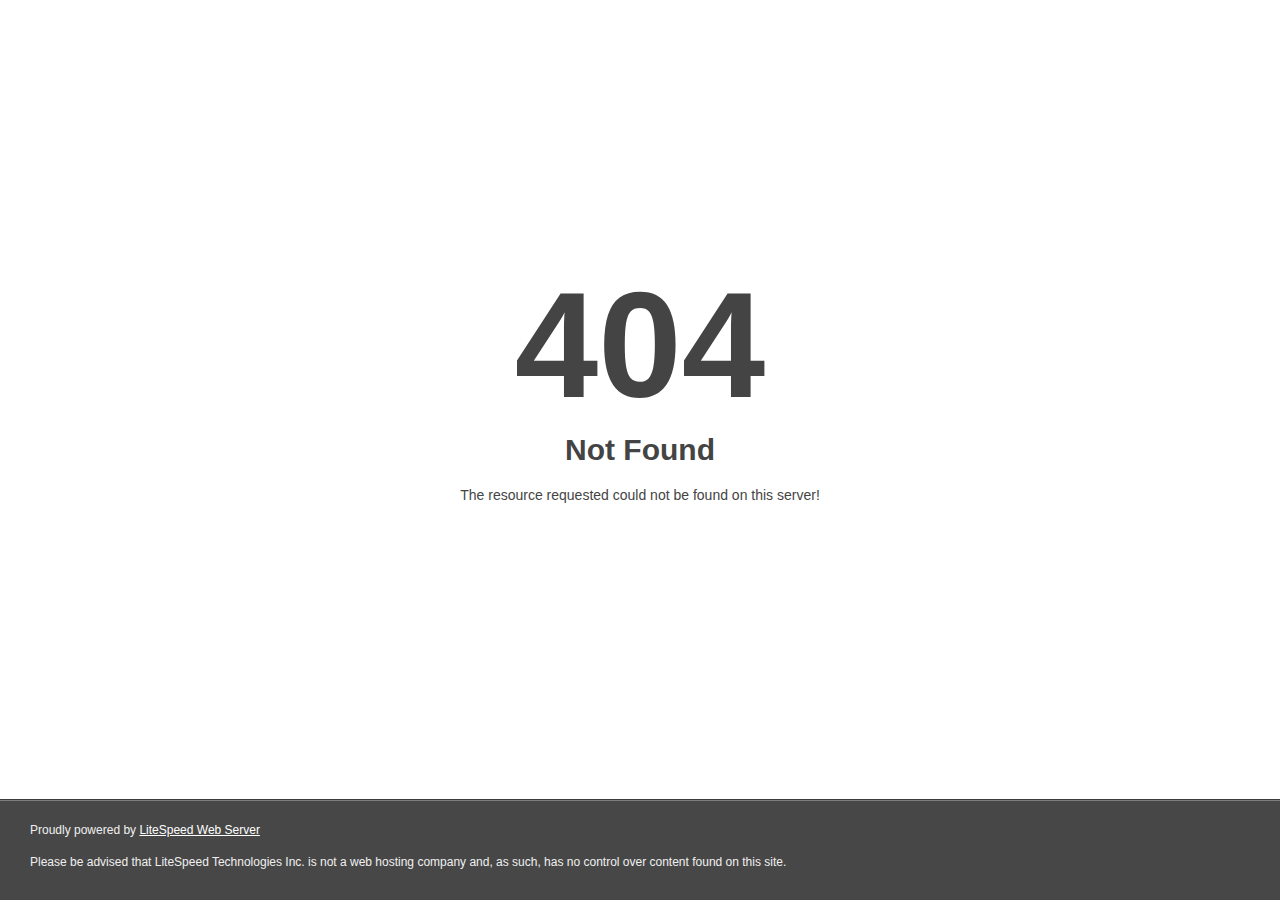
<file: css/owl.video.play.html>
<!DOCTYPE html>
<html style="height:100%">

<!-- Mirrored from bizness.netlify.com/css/owl.video.play.html by HTTrack Website Copier/3.x [XR&CO'2014], Thu, 11 Jul 2019 10:05:40 GMT -->
<!-- Added by HTTrack --><meta http-equiv="content-type" content="text/html;charset=UTF-8" /><!-- /Added by HTTrack -->
<head><title> 404 Not Found
</title></head>
<body style="color: #444; margin:0;font: normal 14px/20px Arial, Helvetica, sans-serif; height:100%; background-color: #fff;">
<div style="height:auto; min-height:100%; ">     <div style="text-align: center; width:800px; margin-left: -400px; position:absolute; top: 30%; left:50%;">
        <h1 style="margin:0; font-size:150px; line-height:150px; font-weight:bold;">404</h1>
<h2 style="margin-top:20px;font-size: 30px;">Not Found
</h2>
<p>The resource requested could not be found on this server!</p>
</div></div><div style="color:#f0f0f0; font-size:12px;margin:auto;padding:0px 30px 0px 30px;position:relative;clear:both;height:100px;margin-top:-101px;background-color:#474747;border-top: 1px solid rgba(0,0,0,0.15);box-shadow: 0 1px 0 rgba(255, 255, 255, 0.3) inset;">
<br>Proudly powered by  <a style="color:#fff;" href="http://www.litespeedtech.com/error-page">LiteSpeed Web Server</a><p>Please be advised that LiteSpeed Technologies Inc. is not a web hosting company and, as such, has no control over content found on this site.</p></div></body>
<!-- Mirrored from bizness.netlify.com/css/owl.video.play.html by HTTrack Website Copier/3.x [XR&CO'2014], Thu, 11 Jul 2019 10:05:40 GMT -->
</html>
</file>
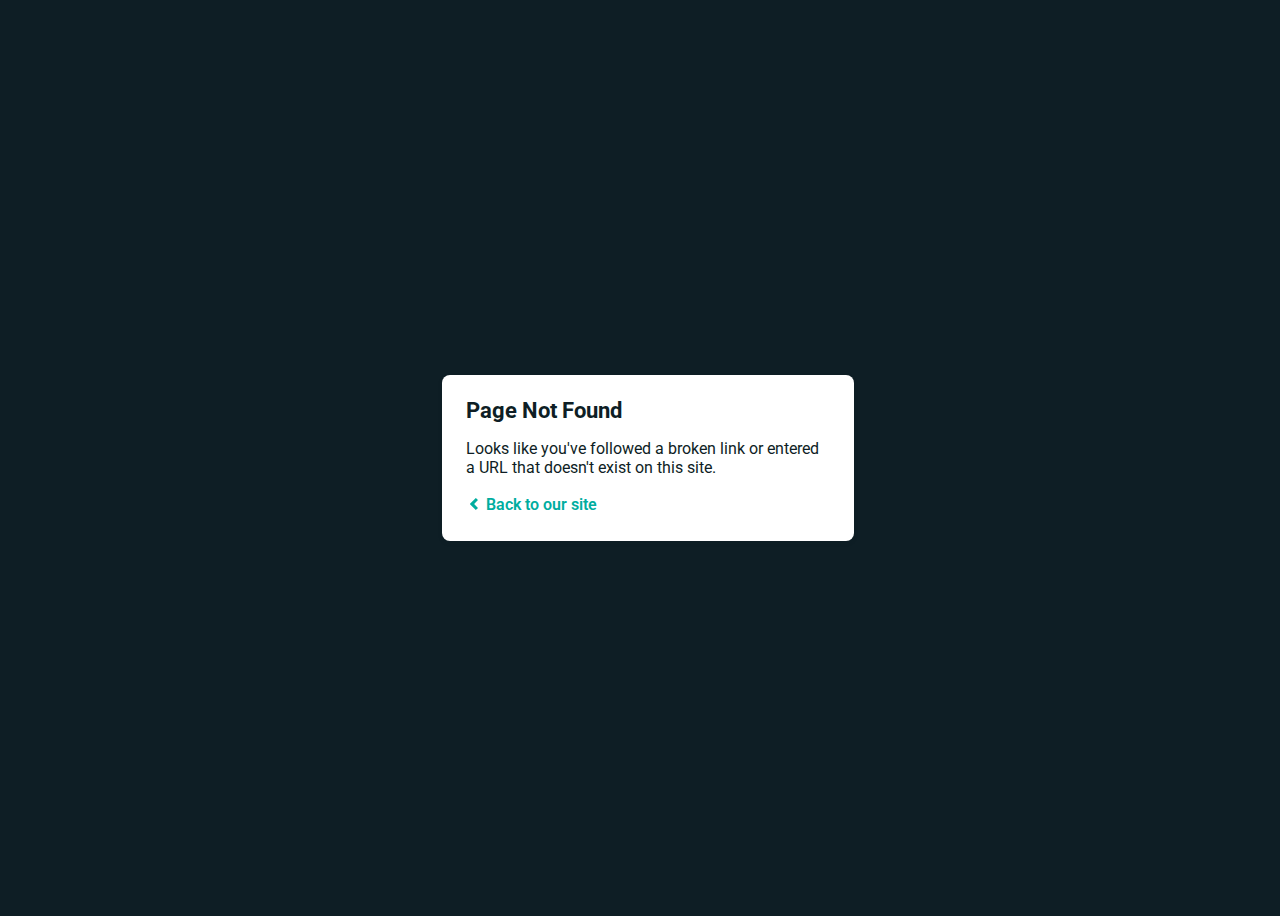
<file: fonts/ui-iconsdc9c-2.html>
<!DOCTYPE html>
<html>
  <head>
    <meta charset="utf-8">

    <title>Page Not Found</title>
    <link href='https://fonts.googleapis.com/css?family=Roboto:400,700&subset=latin,latin-ext' rel='stylesheet' type='text/css'>
    <style>
    body {
      font-family: -apple-system, BlinkMacSystemFont, "Segoe UI", Roboto, Helvetica, Arial, sans-serif, "Apple Color Emoji", "Segoe UI Emoji", "Segoe UI Symbol";
      background: rgb(14, 30, 37);
      color: white;
      overflow: hidden;
    }

    h1 {
      margin: 0;
      font-size: 22px;
      line-height: 24px;
    }

    .main {
      position: relative;
      display: flex;
      flex-direction: column;
      align-items: center;
      justify-content: center;
      height: 100vh;
      width: 100vw;
    }

    .card {
      position: relative;
      display: flex;
      flex-direction: column;
      width: 75%;
      max-width: 364px;
      padding: 24px;
      background: white;
      color: rgb(14, 30, 37);
      border-radius: 8px;
      box-shadow: 0 2px 4px 0 rgba(14, 30, 37, .16);
    }

    a {
      margin: 0;
      text-decoration: none;
      font-weight: 600;
      line-height: 24px;
      color: #00ad9f;
    }

    a svg {
      position: relative;
      top: 2px;
    }

    a:hover,
    a:focus {
      text-decoration: underline;
      color: #007A70;
    }

    a:hover svg path{
      fill: #007A70;
    }

    p:last-of-type {
      margin: 0;
    }

    </style>
  </head>
  <body>
    <div class="main">
      <div class="card">
        <div class="header">
          <h1>Page Not Found</h1>
        </div>
        <div class="body">
          <p>Looks like you've followed a broken link or entered a URL that doesn't exist on this site.</p>
          <p>
            <a id="back-link" href="/">
              <svg xmlns="http://www.w3.org/2000/svg" width="16" height="16" viewBox="0 0 16 16">
                <path fill="#00ad9f" d="M11.9998836,4.09370803 L8.55809517,7.43294953 C8.23531459,7.74611298 8.23531459,8.25388736 8.55809517,8.56693769 L12,11.9062921 L9.84187871,14 L4.24208544,8.56693751 C3.91930485,8.25388719 3.91930485,7.74611281 4.24208544,7.43294936 L9.84199531,2 L11.9998836,4.09370803 Z"/>
              </svg>
              Back to our site
             </a>
          </p>
        </div>
      </div>
    </div>
    <script>
      (function() {
        if (document.referrer && document.location.host && document.referrer.match(new RegExp("^https?://" + document.location.host))) {
          document.getElementById("back-link").setAttribute("href", document.referrer);
        }
      })();
    </script>
  </body>
</html>
</file>
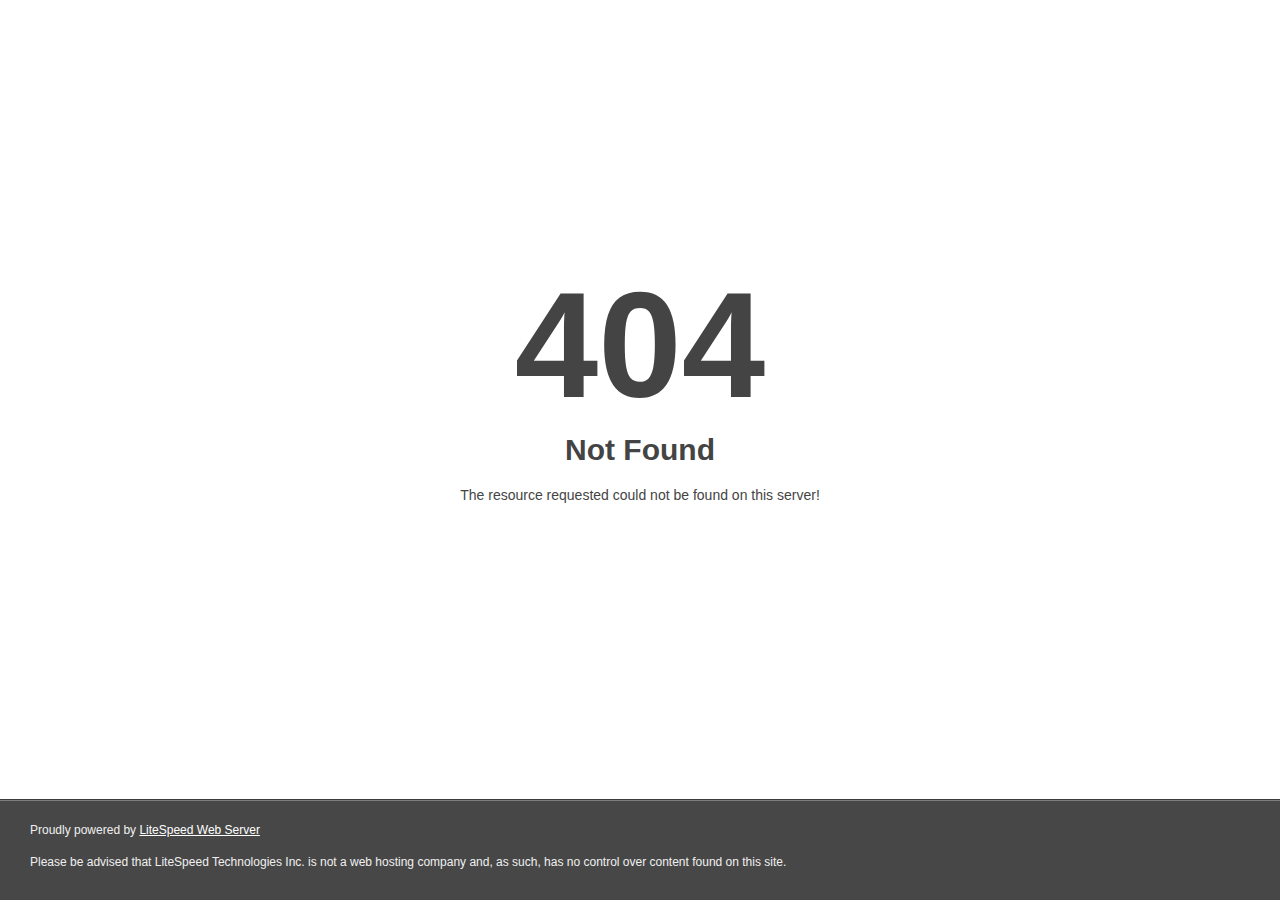
<file: css/img/fog_clouds_png_by_paradise234-d5czivb.html>
<!DOCTYPE html>
<html style="height:100%">

<!-- Mirrored from bizness.netlify.com/css/img/fog_clouds_png_by_paradise234-d5czivb.html by HTTrack Website Copier/3.x [XR&CO'2014], Thu, 11 Jul 2019 10:05:40 GMT -->
<!-- Added by HTTrack --><meta http-equiv="content-type" content="text/html;charset=UTF-8" /><!-- /Added by HTTrack -->
<head><title> 404 Not Found
</title></head>
<body style="color: #444; margin:0;font: normal 14px/20px Arial, Helvetica, sans-serif; height:100%; background-color: #fff;">
<div style="height:auto; min-height:100%; ">     <div style="text-align: center; width:800px; margin-left: -400px; position:absolute; top: 30%; left:50%;">
        <h1 style="margin:0; font-size:150px; line-height:150px; font-weight:bold;">404</h1>
<h2 style="margin-top:20px;font-size: 30px;">Not Found
</h2>
<p>The resource requested could not be found on this server!</p>
</div></div><div style="color:#f0f0f0; font-size:12px;margin:auto;padding:0px 30px 0px 30px;position:relative;clear:both;height:100px;margin-top:-101px;background-color:#474747;border-top: 1px solid rgba(0,0,0,0.15);box-shadow: 0 1px 0 rgba(255, 255, 255, 0.3) inset;">
<br>Proudly powered by  <a style="color:#fff;" href="http://www.litespeedtech.com/error-page">LiteSpeed Web Server</a><p>Please be advised that LiteSpeed Technologies Inc. is not a web hosting company and, as such, has no control over content found on this site.</p></div></body>
<!-- Mirrored from bizness.netlify.com/css/img/fog_clouds_png_by_paradise234-d5czivb.html by HTTrack Website Copier/3.x [XR&CO'2014], Thu, 11 Jul 2019 10:05:40 GMT -->
</html>
</file>
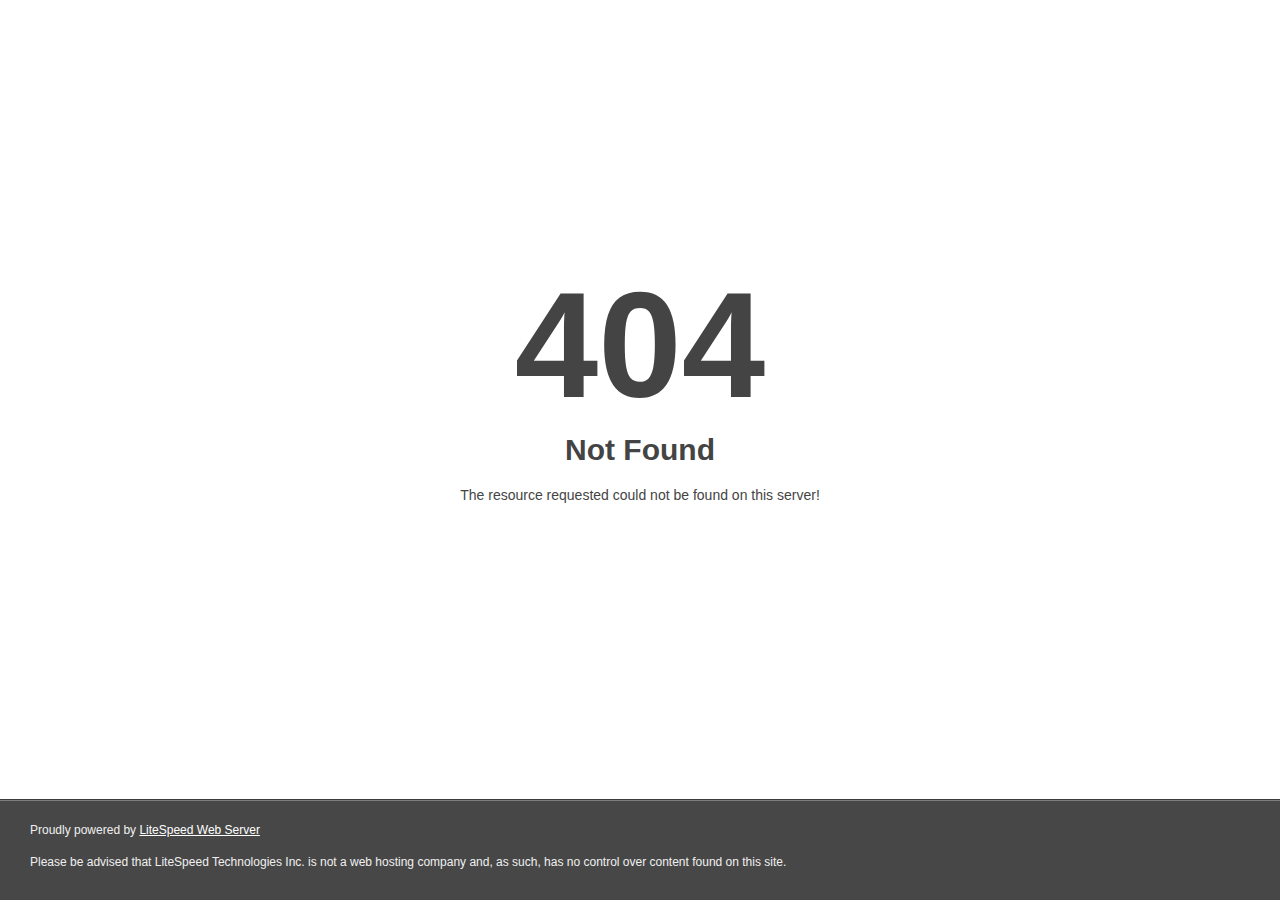
<file: css/img/grey_wash_wall.html>
<!DOCTYPE html>
<html style="height:100%">

<!-- Mirrored from bizness.netlify.com/css/img/grey_wash_wall.html by HTTrack Website Copier/3.x [XR&CO'2014], Thu, 11 Jul 2019 10:05:40 GMT -->
<!-- Added by HTTrack --><meta http-equiv="content-type" content="text/html;charset=UTF-8" /><!-- /Added by HTTrack -->
<head><title> 404 Not Found
</title></head>
<body style="color: #444; margin:0;font: normal 14px/20px Arial, Helvetica, sans-serif; height:100%; background-color: #fff;">
<div style="height:auto; min-height:100%; ">     <div style="text-align: center; width:800px; margin-left: -400px; position:absolute; top: 30%; left:50%;">
        <h1 style="margin:0; font-size:150px; line-height:150px; font-weight:bold;">404</h1>
<h2 style="margin-top:20px;font-size: 30px;">Not Found
</h2>
<p>The resource requested could not be found on this server!</p>
</div></div><div style="color:#f0f0f0; font-size:12px;margin:auto;padding:0px 30px 0px 30px;position:relative;clear:both;height:100px;margin-top:-101px;background-color:#474747;border-top: 1px solid rgba(0,0,0,0.15);box-shadow: 0 1px 0 rgba(255, 255, 255, 0.3) inset;">
<br>Proudly powered by  <a style="color:#fff;" href="http://www.litespeedtech.com/error-page">LiteSpeed Web Server</a><p>Please be advised that LiteSpeed Technologies Inc. is not a web hosting company and, as such, has no control over content found on this site.</p></div></body>
<!-- Mirrored from bizness.netlify.com/css/img/grey_wash_wall.html by HTTrack Website Copier/3.x [XR&CO'2014], Thu, 11 Jul 2019 10:05:40 GMT -->
</html>
</file>
<file: css/style.css>
/*** 
====================================================================
  Table of contents
====================================================================

- Google Fonts
- Css Imports
- General Css Styles
- Header Area style
- Welcome Area Styles 
- Partners area style
- About us area style 
- services-block-four style 
- Demo-video area style 
- Trust area style 
- services area style 
- Call-to-action area style
- Video area style 
- Gallery area style 
- Cool-facts style 
- Price table style
- Testimonials area style 
- Team area style
- Blog area style 
- Contact us style 
- FAQ style -Timeline style 
- Footer area style 

***/

/*** 

====================================================================
  Google fonts
====================================================================

***/

@import url('https://fonts.googleapis.com/css?family=Poppins:200,300,400,500,600,700,900');

/*** 

====================================================================
  Import All Css
====================================================================

***/

@import 'bootstrap.min.css';
@import 'animate.css';
@import 'about-sonar.css';
@import 'classy-nav.min.css';
@import 'dzsparallaxer.css';
@import 'owl.carousel.min.css';
@import 'magnific-popup.css';
@import 'animated-headline.css';
@import 'font-awesome.min.css';
@import 'font-icons.css';
@import 'cryptocoins.css';
@import 'themify-icons.css';

/*** 

====================================================================
  General css style
====================================================================

***/
* {
    margin: 0;
    padding: 0;
}

body {
    font-family: 'Poppins', sans-serif;
    background: #4834d4;
    background: -webkit-linear-gradient(to right, #4834d4, #341f97);
    background: -webkit-linear-gradient(left, #4834d4, #341f97);
    background: linear-gradient(to right, #4834d4, #341f97);
}
.darker-blue{
    background: linear-gradient(180deg,#240044 0,#0f0240 25%,#400959 40%,#0f0240 65%,#0f0240);
}
h1,
h2,
h3,
h4,
h5,
h6 {
    font-family: 'Poppins', sans-serif;
    color: #fff;
    line-height: 1.4;
    font-weight: 500;
}

a,
a:hover,
a:focus,
a:active {
    text-decoration: none;
    -webkit-transition-duration: 500ms;
    transition-duration: 500ms;
    outline: none;
}

li {
    list-style: none;
}

p {
    line-height: 1.9;
    color: rgba(255, 255, 255, 0.5);
    font-size: 15px;
}

img {
    max-width: 100%;
    height: auto;
}

ul,
ol {
    margin: 0;
    padding: 0;
}
.section-header{
    position: relative;
    margin-bottom: 50px
}
.section-title {
    font-size: 44px;
    margin-bottom: 20px;
    margin-top: 0;
    position: relative;
    text-align: center;
    color: #fff;
}
.section-header .desc{
    max-width: 800px;
    text-align: center;
    margin: 0 auto
}
.bg-title {
    margin-bottom: -37px;
    margin-left: -30px;
    font-size: 66px;
    opacity: .04;
    font-weight: bold;
    text-align: center;
    line-height: 1;
    text-transform: uppercase;
}
.has-print{
    position: absolute;
    top: -50px;
    left: 50%;
    transform: translateX(-50%);
    width: 90px;
    height: 90px;
    background: url(../img/core-img/shape1.html) no-repeat;
}
.header-area .light.classy-nav-container a{
    color: #fff
}
.header-area.sticky .light.classy-nav-container a{
    color: #333
}
.header-area.sticky .classy-navbar-toggler .navbarToggler span{
    background: #333 !important
}
#preloader {
    position: fixed;
    width: 100%;
    height: 100%;
    z-index: 99999;
    top: 0;
    left: 0;
    background: #4834d4;
    background: -webkit-linear-gradient(to right, #4834d4, #341f97);
    background: -webkit-linear-gradient(left, #4834d4, #341f97);
    background: linear-gradient(to right, #4834d4, #341f97);
}

.preload-content {
    position: absolute;
    top: 50%;
    left: 50%;
    margin-top: -35px;
    margin-left: -35px;
    z-index: 100;
}

#dream-load {
    width: 70px;
    height: 70px;
    border-radius: 50%;
    border: 3px;
    border-style: solid;
    border-color: transparent;
    border-top-color: rgba(255, 255, 255, 0.5);
    -webkit-animation: dreamrotate 2400ms linear infinite;
    animation: dreamrotate 2400ms linear infinite;
    z-index: 999;
}

#dream-load:before {
    content: "";
    position: absolute;
    top: 7.5px;
    left: 7.5px;
    right: 7.5px;
    bottom: 7.5px;
    border-radius: 50%;
    border: 3px;
    border-style: solid;
    border-color: transparent;
    border-top-color: rgba(255, 255, 255, 0.5);
    -webkit-animation: dreamrotate 2700ms linear infinite;
    animation: dreamrotate 2700ms linear infinite
}

#dream-load:after {
    content: "";
    position: absolute;
    top: 20px;
    left: 20px;
    right: 20px;
    bottom: 20px;
    border-radius: 50%;
    border: 3px;
    border-style: solid;
    border-color: transparent;
    border-top-color: rgba(255, 255, 255, 0.5);
    -webkit-animation: dreamrotate 1800ms linear infinite;
    animation: dreamrotate 1800ms linear infinite
}

@-webkit-keyframes dreamrotate {
    0% {
        -webkit-transform: rotate(0deg);
        transform: rotate(0deg)
    }
    100% {
        -webkit-transform: rotate(360deg);
        transform: rotate(360deg)
    }
}

@keyframes dreamrotate {
    0% {
        -webkit-transform: rotate(0deg);
        transform: rotate(0deg)
    }
    100% {
        -webkit-transform: rotate(360deg);
        transform: rotate(360deg)
    }
}

/* Blip CSS */

.dream-blip {
    position: absolute;
    width: 8px;
    height: 8px;
    border-radius: 2em 2em 2em 2em;
    background-color: #21d397;
    box-shadow: 0 0 5px #fff;
    -webkit-transform-origin: 50% 50%;
    transform-origin: 50% 50%;
    opacity: 0;
    -ms-filter: "progid:DXImageTransform.Microsoft.Alpha(Opacity=0)";
    -webkit-animation: dreamblipper ease 4s none infinite;
            animation: dreamblipper ease 4s none infinite;
}

@-webkit-keyframes dreamblipper {
    0% {
        opacity: 0;
        -ms-filter: "progid:DXImageTransform.Microsoft.Alpha(Opacity=0)";
    }
    35% {
        opacity: 0;
        -ms-filter: "progid:DXImageTransform.Microsoft.Alpha(Opacity=0)";
    }
    50% {
        opacity: 1;
        -ms-filter: "progid:DXImageTransform.Microsoft.Alpha(Opacity=100)";
    }
    100% {
        opacity: 0;
        -ms-filter: "progid:DXImageTransform.Microsoft.Alpha(Opacity=0)";
    }
}

@keyframes dreamblipper {
    0% {
        opacity: 0;
        -ms-filter: "progid:DXImageTransform.Microsoft.Alpha(Opacity=0)";
    }
    35% {
        opacity: 0;
        -ms-filter: "progid:DXImageTransform.Microsoft.Alpha(Opacity=0)";
    }
    50% {
        opacity: 1;
        -ms-filter: "progid:DXImageTransform.Microsoft.Alpha(Opacity=100)";
    }
    100% {
        opacity: 0;
        -ms-filter: "progid:DXImageTransform.Microsoft.Alpha(Opacity=0)";
    }
}

.dream-blip.blip1 {
    top: 20%;
    left: 20%;
}

.dream-blip.blip2 {
    top: 70%;
    left: 30%;
}

.dream-blip.blip3 {
    top: 30%;
    left: 10%;
}

.dream-blip.blip4 {
    top: 60%;
    left: 10%;
}
.full-width{
    width: 100%
}
.width-90{
    max-width: 90px
}
.width90{
    max-width: 90%
}
.width-80{
    max-width: 80%
}
.fs-48{
    font-size: 48px !important
}
.bigger-text{
    font-size: 5rem !important;
    line-height: 1
}
.relative{
    position: relative;
}
.hidden{
    overflow: hidden;
}
.block{
    display: block;
}
@media only screen and (max-width: 767px) {
    .fs-48{
        font-size: 36px !important
    }
    .bigger-text{
    font-size: 3rem !important;
    line-height: 1
}
}
.mt-10 {
    margin-top: 10px;
}
.mt-15 {
    margin-top: 15px;
}
.mt-20 {
    margin-top: 20px;
}
.mt-30 {
    margin-top: 30px;
}

.mt-40 {
    margin-top: 40px;
}

.mt-50 {
    margin-top: 50px;
}
.mt-70 {
    margin-top: 70px;
}
.mt-100 {
    margin-top: 100px;
}

.mt-150 {
    margin-top: 150px;
}

.mr-15 {
    margin-right: 15px;
}

.mr-30 {
    margin-right: 30px;
}

.mr-50 {
    margin-right: 50px;
}

.mr-100 {
    margin-right: 100px;
}
.no-padding-right{
    padding-right: 0 !important
}
.no-padding-left{
    padding-left: 0 !important
}
.no-padding-top{
    padding-top: 0 !important
}
.no-padding-bottom{
    padding-bottom: 0 !important
}
@media (max-width: 767px){
	.no-padding-right{
    padding-right: 15px !important
}
	.no-padding-left{
	    padding-left: 15px !important
	}
}
.mb-0{
    margin-bottom: 0 !important
}
.mt-0{
    margin-top: 0 !important
}
.mb-15 {
    margin-bottom: 15px;
}
.mb-20 {
    margin-bottom: 20px;
}
.mb-30 {
    margin-bottom: 30px;
}

.mb-40 {
    margin-bottom: 40px;
}

.mb-50 {
    margin-bottom: 50px;
}

.mb-100 {
    margin-bottom: 100px;
}

.ml-15 {
    margin-left: 15px;
}

.ml-30 {
    margin-left: 30px;
}

.ml-50 {
    margin-left: 50px;
}

.ml-100 {
    margin-left: 100px;
}
@media (max-width: 992px){
    .double-bg{
        background-size: cover !important
    }
    .mt-s{
        margin-top: 30px !important
    }
    .mb-s{
        margin-bottom: 30px !important
    }
    .padding-t-md-0{
        padding-top: 0 !important
    }
}
@media (max-width: 767px){
    .mt-x{
        margin-top: 30px !important
    }
    
    .main-ilustration-5,
    .main-ilustration-55{
        height: 65vh !important
    }
}
@media (max-width: 480px){

    .welcome_area.ico {
        height: 100vh !important;
    }
    .main-ilustration-5,
    .main-ilustration-55{
        display: none;
    }
    .integration-text{
        font-size: 12px
    }
    .integration-icon .badge{
        display: none;
    }
    .spons{
        border-top: 1px solid #eee 
    }
    .spons img{
        width: 80%
    }
}
.section-padding-100 {
    padding-top: 100px;
    padding-bottom: 100px;
}
.section-padding-100-70 {
    padding-top: 100px;
    padding-bottom: 70px;
}
.section-padding-0-70 {
    padding-top: 0px;
    padding-bottom: 70px;
}
.section-padding-70-70 {
    padding-top: 70px;
    padding-bottom: 70px;
}
.section-padding-70-100 {
    padding-top: 70px;
    padding-bottom: 100px;
}
.section-padding-100-85 {
    padding-top: 100px;
    padding-bottom: 85px;
}
.section-padding-100-50 {
    padding-top: 100px;
    padding-bottom: 50px;
}
.section-padding-0-100 {
    padding-top: 0px;
    padding-bottom: 100px;
}
.section-before:before{
    content: '';
    position: absolute;
    top: -75px;
    left: 50%;
    transform: translateX(-50%);
    height: 150px;
    width: 150px;
    background: url(../img/core-img/shape1.html) no-repeat;
    background-size: contain;
}
.scew-bg{
    background: url(../img/svg/bg-header1.svg) no-repeat;
    background-size: cover
    
}
.sec-before:before{
    content: '';
    position: absolute;
    top: 50%;
    left: 0;
    transform: translateY(-50%);
    height: 580px;
    width: 200px;
    background: url(../img/core-img/sec-before.html) no-repeat;
    background-size: cover;
}
.sec-before2:before{
    content: '';
    position: absolute;
    bottom: 0;
    right: 0;
    height: 580px;
    width: 500px;
    background: url(../img/core-img/sec-before2.html) no-repeat;
    background-size: cover;
}
.sec-before3:before{
    content: '';
    position: absolute;
    top: 0;
    right: 0;
    height: 580px;
    width: 500px;
    background: url(../img/team-img/app/bubbules.html) no-repeat;
    background-size: cover;
    -webkit-animation: floating2 7s infinite;
    -o-animation: floating2 7s infinite ;
    animation: floating2 7s infinite ;
}
@media (max-width: 992px){
    .sec-before:before, 
    .sec-before2:before,
    .sec-before3:before{
        display: none;
    }
}
.sec-img-bg:before{
    content: '';
    position: absolute;
    width: 300px;
    height: 100%;
    top: 0;
    left: 0;
    background: url('../img/bg-img/sec-img-bg.png') no-repeat top right;
}
.pettern2{
    background: url(../img/core-img/pettern2.html) repeat;
    background-size: 25%;
    border-top: 1px solid #eee;
    border-bottom: 1px solid #eee
}
.travel-bg{
    background: url(../img/bg-img/travel-bg.png) no-repeat;
    background-size: cover
    
}
.relative{
    position: relative;
}
.box-shadow {
    -webkit-box-shadow: 0px 10px 27px 0px rgba(154, 161, 171, 0.18);
    box-shadow: 0px 10px 27px 0px rgba(154, 161, 171, 0.18);
    -webkit-transition: all 0.2s ease-in-out;
    -moz-transition: all 0.2s ease-in-out;
    -ms-transition: all 0.2s ease-in-out;
    -o-transition: all 0.2s ease-in-out;
    transition: all 0.2s ease-in-out;
    position: relative;
    display: block;
    top: 0;
}


.section-padding-0-100 {
    padding-top: 0;
    padding-bottom: 100px;
}

.section-padding-100-0 {
    padding-top: 100px;
    padding-bottom: 0;
}

.section-padding-100-50 {
    padding-top: 100px;
    padding-bottom: 50px;
}

.section-padding-0-50 {
    padding-top: 0;
    padding-bottom: 50px;
}

.section-padding-50-0 {
    padding-top: 50px;
    padding-bottom: 0;
}

.section-padding-200 {
    padding-top: 200px;
    padding-bottom: 200px;
}

.section-padding-0-200 {
    padding-top: 0;
    padding-bottom: 200px;
}

.section-padding-200-0 {
    padding-top: 200px;
    padding-bottom: 0;
}

.section-padding-200-100 {
    padding-top: 200px;
    padding-bottom: 100px;
}

.section-padding-150 {
    padding-top: 150px;
    padding-bottom: 150px;
}

.section-padding-150-0 {
    padding-top: 150px;
    padding-bottom: 0;
}

.section-padding-0-150 {
    padding-top: 0;
    padding-bottom: 150px;
}

.section-padding-50-150 {
    padding-top: 50px;
    padding-bottom: 150px;
}

.section-heading {
    position: relative;
    z-index: 1;
    margin-bottom: 80px;
}

.section-heading h2 {
    font-size: 30px;
    text-transform: capitalize;
    margin-bottom: 15px;
}

.section-heading > p {
    margin-bottom: 0;
    line-height: 2;
    font-size: 16px;
    max-width: 600px;
    margin: 0 auto;
}
.who-we-contant .res-header{
    margin-bottom: 30px
}
.res-header{
    position: relative;
    margin-bottom: 80px
}

.res-header h6{
    font: 500 40px 'Great Vibes', cursive;
    text-transform: capitalize;
    color: #cea676 !important;
    letter-spacing: 3px;
    margin: 0 0 -20px 0;
}
.res-header h4{
    margin: 10px 0;
    color: #4e4e4e
}
.heade-before-after:before{
    content: "";
    background: url(../img/team-img/food/head-before.html) no-repeat scroll 0px 10px;
    display: inline-block;
    height: 35px;
    width: 60px;
    margin-right: 20px;
}
.heade-before-after:after{
    content: "";
    background: url(../img/team-img/food/head-after.html) no-repeat scroll 0px 10px;
    display: inline-block;
    height: 35px;
    width: 60px;
    margin-left: 20px;
}
/* reservation */
.reservation .reservation-content{
    -webkit-box-shadow: 0px 30px 100px -38px rgba(0,0,0,0.3);
    -moz-box-shadow: 0px 30px 100px -38px rgba(0,0,0,0.3);
    box-shadow: 0px 30px 100px -38px rgba(0,0,0,0.3);
}
.reservation .opening{
    background-color: #21201e;
    padding: 30px;
    text-align: center;
    
}
.reservation .opening-time{
    padding: 30px;
    border: 1px dashed #cea676;
}
.reservation .opening-time h3{
    color: #fff !important;
    padding: 0 0 60px 0
}
.reservation .opening-time .openning-days{
    font-size: 18px;
    color: #666;
    text-transform: uppercase;
}
.reservation .opening-time p{
    font-size: 14px;
    color: #fff;
    margin-bottom: 0
}
.reservation hr{
    margin: 40px 0
}
.reservation .opening-time p:last-child{
    font-size: 20px;
    color: #cea676;
    margin-bottom: 0
}
.reservation-content{
    background: url(../img/team-img/food/reservation-bg.html) no-repeat center center;
    background-size: cover
}
.reservation .reservation-online{
    padding: 60px;
}
.b-contact__form form > div span {
    position: relative;
    left: 20px;
    top: 32px;
    color: #eee
}

.b-contact__form input[type='text'] {
    background: transparent;
    border: 1px solid #555555;
    padding: 10px 0 10px 45px;
    border-radius: 30px;
    width: 100%;
    font-size: 13px
}
.b-contact__form input:focus{
    outline: 0;
    border-color: #cea676 
}

#scrollUp {
    bottom: 130px;
    font-size: 12px;
    line-height: 22px;
    right: 30px;
    width: 100px;
    background-color: transparent;
    color: #fff;
    text-align: center;
    height: 20px;
    -webkit-transition-duration: 500ms;
    transition-duration: 500ms;
    text-transform: uppercase;
    -webkit-transform: rotate(-90deg);
    transform: rotate(-90deg);
}

#scrollUp:before {
    position: absolute;
    width: 30%;
    height: 2px;
    background-color: #fff;
    content: "";
    top: 10px;
    right: 100%;
    z-index: -200 !important;
}

.bg-overlay {
    position: relative;
    z-index: 1;
}
.has-gradient{
    background-image: linear-gradient(to right, #21d397 0%, #7450fe 100%); 
}
.has-border-top{
    border-top: 1px solid #eee
}
@media (max-width: 992px){
    .has-border-top-md{
        border-top: 1px solid #eee
    }
}
.bg-overlay:after {
    background: rgba(72, 52, 212, 0.95);
    background: -webkit-linear-gradient(to right, rgba(72, 52, 212, 0.95), rgba(52, 31, 151, 0.95));
    background: -webkit-linear-gradient(left, rgba(72, 52, 212, 0.95), rgba(52, 31, 151, 0.95));
    background: linear-gradient(to right, rgba(72, 52, 212, 0.95), rgba(52, 31, 151, 0.95));
    position: absolute;
    content: "";
    height: 100%;
    width: 100%;
    top: 0;
    left: 0;
    z-index: -1;
}

.bg-img {
    background-position: center center;
    background-size: cover;
    background-repeat: no-repeat;
}

.height-400 {
    height: 400px;
}

.height-600 {
    height: 600px;
}

.height-700 {
    height: 700px;
}

.height-800 {
    height: 800px;
}

.height-900 {
    height: 900px;
}

.height-1000 {
    height: 1000px;
}

.dream-dots {
    display: -webkit-box;
    display: -ms-flexbox;
    display: flex;
    margin-bottom: 10px;
}

.dream-dots span {
    font-weight: bold;
    display: inline-block;
    background-image: linear-gradient(135deg, #846FF4 0%, #F17674 100%);
    -webkit-background-clip: text;
    -webkit-text-fill-color: transparent;
    background-clip: text;
    text-fill-color: transparent;
}

.dream-dots span:first-child {
    background-color: #00a8ff;
}

.dream-dots span:nth-child(2) {
    background-color: #9c88ff;
}

.dream-dots span:nth-child(3) {
    background-color: #fbc531;
}

.dream-dots span:nth-child(4) {
    background-color: #4cd137;
}

.dream-dots span:nth-child(5) {
    background-color: #487eb0;
}

.dream-dots span:nth-child(6) {
    background-color: #e84118;
}

.dream-dots span:nth-child(7) {
    background-color: #8c7ae6;
}

.login-btn {
    position: relative;
    z-index: 1;
    color: #fff;
    font-size: 12px !important;
    text-transform: uppercase;
    line-height: 33px;
    padding: 0 20px;
    min-width: 100px;
    color: #fff !important;
    background: rgba(116, 80,254,0.7);
    height: 35px;
    border-radius: 50px;
    border: 1px solid #fff;
    letter-spacing: 1px;
}

.login-btn:hover,
.login-btn:focus {
    color: #fff;
    background: #7450fe;
    border-color: #7450fe;
}

.dream-btn {
    position: relative;
    z-index: 1;
    min-width: 160px;
    height: 48px;
    line-height: 48px;
    font-size: 12px;
    font-weight: 600;
    letter-spacing: 1px;
    display: inline-block;
    padding: 0 20px;
    text-align: center;
    text-transform: uppercase;
    background-size: 200% auto;
    color: #fff;
    box-shadow: 0 3ox 20px rgba(0, 0, 0, 0.1);
    border-radius: 100px;
    background-image: -webkit-linear-gradient(to right, #846FF4 0%, #F17674 51%, #846FF4 100%);
    background-image: linear-gradient(to right, #846FF4 0%, #F17674 51%, #846FF4 100%);
    border: 1px solid #fff;
    -webkit-transition: all 500ms;
    transition: all 500ms;
}
/*
    background-image: -webkit-linear-gradient(to right,#FF4137 0,#FDC800 51%,#FF4137 100%);
    background-image: linear-gradient(to right,#FF4137 0,#FDC800 51%,#FF4137 100%);
    box-shadow: 0 0 15px 0 rgba(255, 125, 55, 0.9);
*/

.dream-btn:hover {
    background-position: right center;
    color: #fff;
}

.more-btn {
    position: relative;
    z-index: 1;
    min-width: 160px;
    height: 48px;
    line-height: 48px;
    font-size: 12px;
    font-weight: 600;
    letter-spacing: 1px;
    display: inline-block;
    padding: 0 20px;
    text-align: center;
    text-transform: uppercase;
    background-size: 200% auto;
    color: #fff;
    box-shadow: 0 3ox 20px rgba(0, 0, 0, 0.1);
    border-radius: 100px;
    background-image: linear-gradient(to right, #21d397 0%, #7450fe 50%, #21d397 100%);
    background-image: -webkit-linear-gradient(to right, #21d397 0%, #7450fe 50%, #21d397 100%);
    border: 1px solid #fff;
    -webkit-transition: all 500ms;
    transition: all 500ms;
}
.more-btn:hover {
    background-position: right center;
    color: #fff;
}
.more-btn.orange{
    background-image: -webkit-linear-gradient(to right,#FF4137 0,#FDC800 51%,#FF4137 100%);
    background-image: linear-gradient(to right,#FF4137 0,#fca336 51%,#FF4137 100%)
}
.more-btn.pink{
    background: #F69;
    border: 0;
    box-shadow: 0 20px 43px 0 rgba(216,58,131,.32);
}
.info-btn{
    position: relative;
    z-index: 1;
    min-width: 160px;
    font-size: 18px;
    padding: 13px 20px;
    background: transparent;
    font-weight: 500;
    letter-spacing: 1px;
    display: inline-block;
    color: #fff;
}
.info-btn:before{
    position: absolute;
    content: '';
    left: 0;
    top: 0;
    height: 100%;
    width: 70%;
    z-index: -1;
    background: #cb202d;
    transition: all .5s ease-in-out;
}
.info-btn.brown:before{
    background: #cea676
}
.info-btn:hover:before{
    width: 100%; 
}
.info-btn:hover{
    color: #fff; 
}
/* ### Clients #####*/
.client-logo-row {
    display: -ms-flexbox;
    display: flex;
    -ms-flex-pack: center;
    justify-content: center;
    -ms-flex-wrap: wrap;
    flex-wrap: wrap;
    max-width: 50.625rem;
    margin: 0 auto;
}
.client-logo {
    background: url(../img/svg/diamond-shape.svg) center no-repeat;
    background-size: cover;
    display: -ms-flexbox;
    display: flex;
    -ms-flex-pack: center;
    justify-content: center;
    -ms-flex-align: center;
    align-items: center;
    width: 6.875rem;
    height: 8.125rem;
    margin: 0 -.3rem;
}
.client-logo img {
    margin: -10px 6px 0 0;
    max-height: 2rem;
    max-width: 3rem;
}
@media (min-width: 1024px){
.client-logo img {
    max-width: 3.5rem;
    max-height: 3rem;
}
}
/* ##### 2.0 Header Area CSS ##### */

.header-area {
    position: fixed;
    z-index: 5000;
    top: 0;
    left: 0;
    width: 100%;
    -webkit-transition-duration: 500ms;
    transition-duration: 500ms;
    border-bottom: 1px solid rgba(255, 255, 255, 0.05);
}

.header-area.sticky {
    -webkit-transition-duration: 500ms;
    transition-duration: 500ms;
    background-color: #d7dfef;
    box-shadow: 0 3px 15px rgba(0, 0, 0, 0.1);
    border-bottom: none;
}

.dark.classy-nav-container {
    background-color: transparent;
}
.nav-brand:hover,
.nav-brand:focus{
    color: #333 !important
}
.nav-brand.light:hover,
.nav-brand.light:focus{
    color: #fff !important
}
.classy-navbar {
    height: 90px;
    padding: 0;
}
.dark .classy-navbar-toggler.demo .navbarToggler span{
    background: #fff
}
.classynav ul li a {
    text-transform: uppercase;
}

.classynav ul li .megamenu li a {
    font-size: 80%;
}

/* ##### 3.0 Wellcome Area CSS ##### */
.hero-section{
    position: relative;
    min-height: 700px;
    background: url('../img/bg-img/header2.html') no-repeat bottom center;
    background-size: cover;
    display: flex;
    justify-content: center;
    align-items: center;
}
.hero-section.app{
    position: relative;
    min-height: 700px;
    background: url('../img/bg-img/header-app.html') no-repeat bottom center;
    background-size: cover;
    display: flex;
    justify-content: center;
    align-items: center;
}
.hero-section.app img{
	width: 100%
}
.hero-section.ico-header5{
    background: url(../img/team-img/ico/header-bg5.html) no-repeat top center;
    background-size: cover
}
.hero-section.curved-section:before{
    content: '';
    position: absolute;
    width: 103%;
    height: 100%;
    left: 0px;
    right: 0px;
    bottom: -3px;
    background: url(../img/svg/curve.svg) no-repeat bottom;
    z-index: 0
}
.hero-section.curved-section .welcome-content{
    margin-top: 0
}
.hero-section.app2{
    position: relative;
    min-height: 100vh;
    background-size: cover;
    display: flex;
    justify-content: center;
    align-items: center;
}
.app2{
    background: url(../img/bg-img/hero-app-bg.png) no-repeat center, linear-gradient(90deg, #5f36ff 0, #b719f6 100%);
}
.app3{
    background: url(../img/bg-img/app2-bg.html) no-repeat center;
    background-size: cover;
}
.agency-bg{
    background: url(../img/bg-img/agency-bg.html) no-repeat center;
    background-size: cover
}
.creamy{
    position: absolute;
    width: 500px;
    height: 500px;
    top: 10%;
    right: 50%;
    -webkit-animation: floating3 7s infinite;
    -o-animation: floating3 7s infinite ;
    animation: floating3 7s infinite ;
    transform: translate(-50%, -50%);
    border-radius: 50%;
    background: linear-gradient(90deg, #5f36ff 0, #b719f6 100%)
}
@keyframes floating3 {
    0% {
        -webkit-transform: rotateX(0deg) translateY(0px);
        -moz-transform: rotateX(0deg) translateY(0px);
        -ms-transform: rotateX(0deg) translateY(0px);
        -o-transform: rotateX(0deg) translateY(0px);
        transform: rotateX(0deg) translate(0px, 0px) scale(1);
    }
    25% {
        transform: rotateX(0deg) translate(10px, 190px) scale(1.3);
    }
    50% {
        transform: rotateX(0deg) translate(190px, 230px) scale(1);
    }
    75% {
        transform: rotateX(0deg) translate(170px, 190px) scale(1.3);
    }
    100% {
        -webkit-transform: rotateX(0deg) translateY(0px);
        -moz-transform: rotateX(0deg) translateY(0px);
        -ms-transform: rotateX(0deg) translateY(0px);
        -o-transform: rotateX(0deg) translateY(0px);
        transform: rotateX(0deg) translate(0px, 0px) scale(1);
    }
}
.cd-intro.v2 {
    margin: 0em auto;
}
.cd-intro.v2 .cd-headline.clip span{
    display: inline;
    padding: 0 !important
}
.cd-intro.v2 .cd-headline.clip .cd-words-wrapper {
    vertical-align: middle;
}
#canvasplus {
    width: 100%;
    height: 100%;
    position: absolute;
    opacity: .6;
    z-index: 0
}
.hero-section.fullwidth-header{
    padding-top: 100px;
    padding-bottom: 365px;
    background-color: #446beb;
    background-image: url(../img/svg/fullwidth-header.svg);
    background-position: 58% 100%;
    background-size: 1200px;
    background-repeat: no-repeat;
    text-align: center;
}
.hero-section.fullwidth-header .special-head.dark{
    padding-left: 0
}
.hero-section.fullwidth-header .special-head.dark:before{
    display: none;
}
.city-img{
    position: relative;
    bottom: -50px
}
@media (max-width: 991px){
    .hero-section.fullwidth-header{
        padding-bottom: 285px;
        background-position: 50% 100%;
        background-size: 753px;
    }
    .special-pb{
        padding-bottom: 100px
    }
}
@media (max-width: 991px){
    .hero-section.fullwidth-header{
        background-position: 50% 100%;
        background-size: 897px;
    }
}
.hero-section.gradient{
    overflow: visible;
    background-image: linear-gradient(106deg,#d787f5,#3634bb);
}

@media (min-width: 767px ){
    .hero-section.curved-section{
        padding-top: 150px
    }
}
@media (min-width: 992px ){
    .hero-section.curved-section{
        padding-top: 100px
    }
}
@media (max-width: 767px){
    .hero-section.curved-section img.curved{
        display: none;
    }
}
.hero-section.curved-section .special-head{
    padding-left: 0
}
.hero-section.curved-section .special-head:before{
    display: none;
}
.welcome_area {
    position: relative;
    z-index: 1;
    width: 100%;
    height: 900px !important;
}

.hero-content {
    width: 100%;
    height: 100%;
    background: rgba(72, 52, 212, 0.95);
    background: -webkit-linear-gradient(to right, rgba(72, 52, 212, 0.95), rgba(52, 31, 151, 0.95));
    background: -webkit-linear-gradient(left, rgba(72, 52, 212, 0.95), rgba(52, 31, 151, 0.95));
    background: linear-gradient(to right, rgba(72, 52, 212, 0.95), rgba(52, 31, 151, 0.95));
    position: absolute !important;
    top: 0;
    left: 0;
    z-index: 10;
}
.hero-content.globe{
    background: linear-gradient(to right, rgba(72, 52, 212, 0.95), rgba(52, 31, 151, 0.75));
}
.hero-content.with-after{
    background: url('../img/svg/bg_hero.svg') no-repeat center right;
}
.hero-content.with-after-before{
    background-image: url(../img/svg/bg_hero1.svg),url(../img/svg/bg_hero2.svg);
    background-position: right top,left bottom;
    background-size: auto;
    background-repeat: no-repeat;
}
.hero-content.soft1{
    background: url(../img/bg-img/soft1.html) no-repeat top right;
    background-size: 65% 100%;
}
.hero-section.soft2{
    background: url(../img/bg-img/soft2.html) no-repeat bottom center;
    background-size: cover;
}
@media (max-width: 992px){
    .hero-content.soft1{
        background-size: 100%
    }
}
.hero-content.creative{
    background: url('../img/bg-img/header3.png') no-repeat center right;
    background-size: cover
}
.hero-content.pizza {
    background: url(../img/bg-img/banner-bg.html) no-repeat right top;
}
.hero-section.fuel {
    background: url(../img/team-img/ico/header-bg3.html) no-repeat right bottom;
    background-size: cover;
    padding-top: 60px;
    padding-bottom: 765px;
}
.hero-section.corporate-bg-1{
    background: url(../img/bg-img/background-image.html) no-repeat center center;
    background-size: cover;
}
.hero-section.corporate-bg-2{
    background: url(../img/bg-img/header-creative-2.html) no-repeat center center;
    background-size: cover;
}
.hero-section.hos-bg-2{
    background: url(../img/bg-img/hos-bg-2.html) no-repeat center top;
    background-size: cover;
}
.hero-section.corporate-bg-5{
    background: url(../img/bg-img/wp_1.html) no-repeat center center;
    background-size: cover;
}
.hero-section.blue-bg{
    background: #2e39bf;
    overflow: hidden;
}
.hero-section.blue-bg:before{
    height: 700px;
    content: '';
    width: 150%;
    left: 0;
    bottom: -324px;
    background: rgba(37,46,176,1);
    display: inline-block;
    position: absolute;
    transform: rotate(155deg);
}
.hero-content.tringle{
    background: url('../img/bg-img/tringle.html') no-repeat center right;
}
.hero-content.scew{
    background: url('../img/bg-img/header2-2.html') no-repeat center top;
}
.hero-content.trans{
    background: url('../img/bg-img/trans.html') no-repeat right top;
}
.hero-content.transparent{
    background: transparent;
}
.hero-content.dark-blue{
    background: rgb(33, 0, 67, 0.9);
}
.hero-content .ico-counter{
    margin: 100px 7% 0;
}
@media (max-width: 992px){
    .hero-content .ico-counter,
    .hero-content .service-img-wrapper .image-box{
        margin-top: 0px !important
    }

}
.hero-content .service-img-wrapper .image-box .rings{
    position: absolute;
    top: 50%;
    z-index: -1;
    margin: 0 auto;
    left: 50% !important;
    width: 120%;
    transform: translate(-50%, -50%);
    animation: unset;
    -webkit-animation: unset;
}
.welcome-content {
    position: relative;
    z-index: 1;
    margin-top: 90px;
}

.promo-section {
    margin-bottom: 30px;
}
.promo-section.bg{
    background: #ff966a;
    padding: 10px 20px;
    display: inline-block;

}
.promo-section.bg2{
    background: #cb202d;
    padding: 10px 20px;
    display: inline-block;

}

.promo-section.bg .special-head{
    text-transform: uppercase;
    color: #fff;
    font-weight: 600;
    margin-bottom: 0;
    letter-spacing: 1px;
}
.subscribe-section{
    background: #fff;
    padding: 15px;
    display: inline-block;
    border-radius: 35px !important
}
.subscribe-section .input-wrapper{
    position: relative;
    display: inline-block;
}
.subscribe-section input{
    padding: 10px 10px 10px 40px;
    position: relative;
    border: 1px solid #eee;
    min-width: 350px;
    border-radius: 25px;
}
.subscribe-section input:focus{
    border-radius: 25px;
    outline: none;
    border-color: #2ec8a6
}
.subscribe-section i{
    font-size: 20px;
    color: #2ec8a6;
    position: absolute;
    z-index: 1;
    top: 13px;
    left: 15px
}
.special-head{
    color: #28cc8b;
    padding-left: 40px;
    font-size: 18px;
    position: relative;
}
.special-head:before{
    content: '';
    background: #3964f9;
    position: absolute;
    top: 50%;
    left: 0;
    width: 30px;
    height: 2px;
}
.special-head.dark{
    color: #f8f517;
    font-weight: bold;
}
.special-head.dark:before{
    background: #fff
}
.integration-link {
    padding: 8px 10px;
    display: inline-block;
    vertical-align: top;
    position: relative;
    letter-spacing: .58px;
    font-size: 14px;
    color: #333;
    line-height: 24px;
    color: #d5d5ea
}

.integration-link:before {
    content: "";
    position: absolute;
    top: 0;
    bottom: 0;
    left: 0;
    right: 0;
    background : #eee;
    border-radius: 100px;
}
.integration-link.dark-int:before{
    background-image: linear-gradient(to bottom right,#766ee6 0,#3540b0);
}
.integration-link.dark-int .integration-text{
    color: #fff
}
.integration-icon {
    margin: 0 5px 0 0;
}
.integration-icon .badge{
    background: #14cab1;
    margin-bottom: 0;
    font-size: 12px;
    font-weight: 500;
    color: #fff;
    border-radius: 100px;
    padding: 6px 13px;
}
.integration-text {
    margin: 0 7px 0 0;
    color: #7e7b7b
}
.integration-link>* {
    position: relative;
    z-index: 2;
    display: inline-block;
    vertical-align: top;
}

.main-ilustration{
    position: relative;
    background: url(../img/core-img/hero-bg.html) no-repeat center 65%;
    height: 100vh;
    background-size: contain;
}
.main-ilustration-2{
    position: relative;
    background: url(../img/core-img/robot-1.html) no-repeat center bottom;
    height: 100vh;
    bottom: 0;
    background-size: contain;
}
.main-ilustration-3{
    position: relative;
    background: url(../img/core-img/robot-2.html) no-repeat center bottom;
    height: 100vh;
    bottom: 0;
    background-size: cover;
}
.main-ilustration-4{
    position: relative;
    background: url(../img/svg/head-bg-1.html) no-repeat center 65%;
    height: 100vh;
    background-size: cover;
}
.main-ilustration-5{
    position: relative;
    background: url(../img/core-img/about-5.png) no-repeat center 65%;
    height: 75vh;
    background-size: 100%;
}
.main-ilustration-55{
    position: relative;
    background: url(../img/svg/hero.svg) no-repeat center 65%;
    height: 75vh;
    background-size: 100%;
}
.header-ilustration-1{
    min-width: 0px;
    margin-top: 60px;
    position: relative;
}
.header-ilustration-1 img{
    width: 100%;
    border-radius: 10px
}
.header-ilustration-1.small img{
	width: 85%
}
.header-ilustration-1.big img{
    width: 105%
}

.has-shadow {
    -webkit-box-shadow: 0 9px 68px 0 rgba(62,57,107,.2);
    box-shadow: 0 9px 68px 0 rgba(62,57,107,.2);
    border-radius: 10px
}
.overlay:after{
    background: rgba(0,0,0,.3);
    width: 100%;
    height: 100%;
    content: '';
    position: absolute;
    top: 0px;
    left: 0px;
}
.overlay.v2:after{
    background: rgba(255, 255, 255, 0.95)
}
@media (min-width: 991px){
    .circle-m:before{
        background: url(../img/core-img/circle-m.png) no-repeat center center;
        background-size: contain;
        width: 250px;
        height: 250px;
        content: '';
        position: absolute;
        animation: floating2 7s infinite;
        -webkit-animation: floating2 7s infinite;
        top: -50px;
        left: -50px;
    }
}
.header-ilustration-1 .video-btn-container{
    position: absolute;
    width: 150px;
    height: 150px;
    background: url(../img/core-img/video-btn-bg.html) no-repeat center center;
    background-size: cover;
    top: 50%;
    left: 50%;
    transform: translate(-50%, -50%);
}
.header-ilustration-1 .video-btn-container .video-icon a{
    background: #fff;
    color: #2ea9fd;
}
.bub-right{
    background: url('../img/svg/bg_hero.svg') no-repeat center right;
}
.bub-left{
    background: url('../img/svg/benefits-bg.svg') no-repeat center left;
}

@media (max-width: 992px){
    .header-ilustration-1{
        margin-top: 0
    }
    .bub-right{
        background-size: cover;
    }
    .bub-left{
        background-size: cover;
    }

}

.main-ilustration-6{
    position: relative;
    background: url(../img/svg/illustration-header.svg) no-repeat center 65%;
    height: 100vh;
    background-size: 100%;
}
.main-ilustration-7{
    position: relative;
    background: url(../img/core-img/trunk.html) no-repeat center 65%;
    height: 100vh;
    background-size: 80%;
}
.main-ilustration-8{
    position: relative;
    background: url(../img/svg/header-area-ill.svg) no-repeat center 65%;
    height: 100vh;
    background-size: 100%;
}
.main-ilustration-88{
    position: relative;
    background: url(../img/core-img/desktop.html) no-repeat center 65%;
    height: 100vh;
    background-size: 100%;
}
.main-ilustration-9{
    position: relative;
    background: url(../img/core-img/travel.html) no-repeat center 65%;
    height: 100vh;
    background-size: 100%;
}
.main-ilustration-10{
    position: relative;
    background: url(../img/core-img/pizza-header.html) no-repeat center 65%;
    height: 100vh;
    background-size: 80%;
}
.main-ilustration-11{
    position: relative;
    background: url(../img/team-img/app/app3.html) no-repeat center 65%;
    height: 100vh;
    background-size: 100%;
}
@media (max-width: 992px){
    .main-ilustration-5,
    .main-ilustration-55{
        height: 65vh 
    }
    .mt-md-30{
        margin-top: 30px !important
    }
    .mb-md-30{
        margin-bottom: 30px
    }
}
@media (max-width: 1200px){
    .main-ilustration-3{
        background-size: contain;
        background-position: left;
    }
    .main-ilustration-3 .inovation{
        right: 0% !important;
        top: 5%;
        display: inline-table;
    }
    .main-ilustration-3 .inovation.num2{
        right: 5%;
        top: 27%;
    }
}

@media (max-width: 767px){
    .mt-sm-30{
        margin-top: 30px
    }
    .mt-sm-0{
        margin-top: 0px !important
    }
    .mb-sm-30{
        margin-bottom: 30px
    }
    .main-ilustration-6{
        height: 65vh 
    }
    .welcome-content{
        padding-right: 15px
    }
    .main-ilustration-3{
        background-size: contain;
        background-position: left;
    }
    .main-ilustration-3 .inovation{
        right: 0% !important;
        top: 42%;
        display: inline-table;
    }
    .main-ilustration-3 .inovation.num2{
        right: 5%;
        top: auto;
    }
    .welcome-small-wrapper{
        position: absolute;
        width: 38%;
    }
    .welcome-content-small{
        position: absolute;
        top: -30px;
    }
    .welcome-content.ill{
        margin-top: 120px !important
    }
    .header-ilustration-1 .video-btn-container{
        width: 150px;
        height: 150px
    }
}
@media (max-width: 480px){
    .main-ilustration-6,
    .header-ilustration-1{
       display: none;
    }
    .welcome-content {
        vertical-align: middle;
        margin-top: 100px !important

    }
    .main-ilustration-3{
        display: none;
    }
    .welcome-small-wrapper{
       display: none;
    }
    
}
.main-ilustration-2:before{
    content: '';
    position: absolute;
    width: 30%;
    height: 1000px;
    left: 50%;
    top: -30%;
    transform: rotate(21deg);
    background: rgba(0, 0, 128, 0.7);
}
.main-ilustration-3 .inovation{
    position: absolute;
    bottom: 10%;
    right: -15%;
    width: 40%;
    background: #0d003b;
    padding: 20px;
}
.inovation.num2{
    right: -57%;
}
.inovation h5{
    padding-left: 25px;
    position: relative;
}
.inovation h5:before{
    content: '';
    position: absolute;
    top: 12px;
    left: 0;
    width: 15px;
    height: 2px;
    background: #25cbd3;
}
.inovation p{
    font-size: 12px;
    margin-bottom: 0;
}

@media (min-width: 1200px){
    .main-ilustration {
        min-width: 650px;
    }
}

.welcome-content h2 {
    font-size: 52px;
    font-weight: 500;
    margin-bottom: 20px;
}
.welcome-content h1 {
    font-size: 36px;
    font-weight: 600;
    margin-bottom: 20px;
}

.agency-header{
    position: relative;
    padding-left: 50px;
}
.agency-header span{
    position: absolute;
    top: 17px;
    left: -25px;
    font-size: 48px;
    font-weight: bolder;
    text-transform: uppercase;
    transform: rotate(270deg);
}
.welcome-content h1.artficial{
    font-size: 38px
}
.welcome-content p {
    font-size: 18px;
    color: #fff;
    margin-bottom: 30px;
} 
.gradient-text {
    font-weight: bold;
    display: inline-block;
    background-image: linear-gradient(135deg, #846FF4 0%, #F17674 100%);
    -webkit-background-clip: text;
    -webkit-text-fill-color: transparent;
    background-clip: text;
    text-fill-color: transparent;
}
.gradient-text.blue {
    background-image: linear-gradient(35deg, #17EAD9 0%, #6078EA 100%);
}
.gradient-text.cyan{
    background-image: linear-gradient(135deg, cyan 0%, cyan 100%) !important
}
p.artficial{
    padding-left: 20px;
    border-left: 1px solid #fff;
    position: relative;
}
p.artficial:before{
    content: '';
    position: absolute;
    left: -5px;
    top: -8px;
    width: 10px;
    height: 10px;
    border-radius: 50%;
    border: 2px solid #fff
}
.welcome-content-small{
    margin-bottom: 50px
}
.welcome-content-small h4{
    margin-bottom: 20px
}
.welcome-content-small p.artficial{
    font-size: 12px
}
.welcome-video-area {
    position: relative;
    z-index: 1;
    margin-top: 90px;
}

.welcome-video-area .welcome-thumb {
    position: relative;
    z-index: 1;
    margin-top: 30px;
    border: 1px solid #25cbd3;
    border-radius: 15px;
    padding: 0px 30px 0;
}

.welcome-video-area .welcome-thumb img {
    width: 100%;
    border-radius: 15px;
    box-shadow: 0 0 50px rgba(0, 0, 0, 0.15);
    position: relative;
    top: -30px
}

.video-icon {
    position: absolute;
    top: 50%;
    left: 50%;
    font-size: 40px;
    -webkit-transform: translate(-50%, -50%);
    transform: translate(-50%, -50%);
    z-index: 10;
    color: #4834d4;
}

.video-btn {
    background-color: #4834d4;
    width: 70px;
    height: 70px;
    color: #fff;
    border-radius: 50%;
    line-height: 70px;
    padding: 0;
    text-align: center;
    min-width: 70px;
    font-size: 24px;
}
.video-btn.v2{
    width: 50px;
    height: 50px;
    line-height: 50px;
    min-width: 50px;
    font-size: 16px;
}
.video-btn:hover {
    background-color: #4834d4;
    color: #fff;
}


.fullscreen-bg {
  position: absolute;
  top: 0;
  right: 0;
  bottom: 0;
  left: 0;
  overflow: hidden;
  z-index: -100;
}

.fullscreen-bg__video {
  position: absolute;
  top: 0;
  left: 0;
  width: 100%;
  height: 100%;
}

@media (min-aspect-ratio: 16/9) {
  .fullscreen-bg__video {
    height: 300%;
    top: -100%;
  }
}

@media (max-aspect-ratio: 16/9) {
  .fullscreen-bg__video {
    width: 300%;
    left: -100%;
  }
}
.welcome_area.video .desc{
    max-width: 60%;
    margin: 0 auto
}
@media (max-width: 767px) {
  .fullscreen-bg {
    background: url('video/video-frame.html') center center / cover no-repeat;
  }
   .welcome_area.video .desc{
        max-width: 80%;
        margin: 0 auto
    }
  .fullscreen-bg__video {
    display: none;
  }
}
.video-bg-illution{
    position: absolute;
    left: 0;
    right: 0;
    bottom: 0;
    top: 0;
    width: 100vw;
    height: 100vh;
    background: #010111;
    z-index: 50;
    opacity: .7;
}
/* Features veersion 2*/
.item-feat{
    border: 2px solid #ddd;
    position: relative;
    margin-bottom: 30px;
    transition: all 0.3s;
}
.item-feat:after {
    content: '';
    width: 40px;
    height: 16px;
    position: absolute;
    top: -5px;
    left: -5px;
    display: block;
    background: #fff;
}
.item-feat h3 {
    background: #fff;
    padding: 5px 0;
    padding-top: 10px;
    font-size: 22px;
    font-weight: 600;
    transform: translate(-10px, 0);
}
.item-feat span.number {
    font-size: 1.8rem;
    font-weight: 800;
    transition: all 0.3s;
}
.item-feat p {
    padding: 0 30px 30px 30px;
    margin-bottom: 0;
}
.item-feat:hover,
.item-feat.hover {
    border-color: #3f88fb;
}
.item-feat:hover span.number,
.item-feat.hover span.number{
    color: #3f88fb;
}
/* ##### Restaurant template ##### */
.food-img-wrapper,
.food-img img{
    transition: all 1.5s ease-in-out;
    overflow: hidden;
}
.food-img-wrapper:hover .food-img img{
    transform: scale(1.1);
}
.offer-box {
    position: absolute;
    top: 0;
    right: 0;
    bottom: 0;
    left: 0;
    display: -ms-flexbox;
    display: -webkit-flex;
    display: flex;
    -webkit-flex-direction: column;
    -ms-flex-direction: column;
    flex-direction: column;
    -webkit-justify-content: center;
    -ms-flex-pack: center;
    justify-content: center;
    -webkit-align-items: flex-end;
    -ms-flex-align: center;
    align-items: flex-end;
}
.seafood-box{
    position: absolute;
    left:0;
    top: 0;
    width: 100%;
    height: 100%;
    display: -ms-flexbox;
    display: -webkit-flex;
    display: flex;
    -webkit-flex-direction: column;
    -ms-flex-direction: column;
    flex-direction: column;
    -webkit-justify-content: center;
    -ms-flex-pack: center;
    justify-content: center;
    -webkit-align-items: flex-start;
    align-items: flex-start;
}
.offer-info{
    position: absolute;
    top: 30px;
    left: 30px;
}
.offer-info.v2{
    position: absolute;
    top: 30px;
    right: 30px;
    left: auto;
}
.offer-info h4{
    font-size: 40px;
    margin-bottom: 0;
    line-height: 1;
    font-weight: 500
}
.offer-info p{
    font-size: 52px;
    font-weight: 700;
    line-height: 1;
}
.food-img-wrapper .text-wrapper {
    width: 370px;
    background: #cb202d;
    padding: 3%;
    margin-right: 50px;
    overflow: hidden;
    height: auto;
}
.seafood-box .sea-text{
    width: 370px;
    margin-left: 50px;
    overflow: hidden;
    height: auto;
}
.offer-text{
    text-transform: uppercase;
    color: #fff;
    float: right;
}
.offer-text p{
    font-size: 50px;
    font-weight: bold;
    line-height: 1;
    margin-bottom: 0;
    color: #fff
}
.uppercase{
    text-transform: uppercase;
}
.offer-text .text-big{
    font-size: 116px;
    margin-bottom: 0;
    color: #fff;
    margin-top: 15px
}
@media (min-width: 450px){
    .food-img-wrapper .text-wrapper .percent {
        letter-spacing: -15px;
        font-size: 200px;
        line-height: 1;
        font-weight: bold;
        color: #fff;
    }
}
/* ##### Partners Area ##### */
.partners{
    padding: 0 0 70px
}
.partner-box{
    border: 1px solid #25cbd3;
    border-radius: 10px;
    padding: 20px 10px;
    text-align: center;
    vertical-align: middle;
    background-color: #0d003b;
    margin-bottom: 30px;
    transition: all .3s ease-in-out;
}
.partner-box:hover{
    background: #25cbd3;
    cursor: pointer;
}
.b-text {
    color: #272e3a !important;
}
.w-text{
    color: #fff !important
}
.g-text{
    color: #d8d0d0 !important
}
.p-text{
    color: blueviolet !important
}
.green-text{
    color: #2ec8a6 !important;
}
.o-text {
    color: #faaf52 !important;
}
.brown-text{
    color: #cea676 !important
}
.bold{
    font-weight: 600 !important
}
.bolder{
    font-weight: 700 !important
}
.normal{
    font-weight: 500 !important
}
.thin{
    font-weight: 400 !important
}
/* ##### About Us Area ##### */
.double-bg{
    background: url('../img/svg/section-bg.svg') no-repeat center left;
    background-size: contain
}
.double-bg-1{
    position: relative;
    background: url('../img/bg-img/section-bg.png') no-repeat top right;
    background-size: cover
}
.double-bg-2{
    background: url('../img/svg/two-sec-bg.svg') no-repeat center left;
    background-size: cover
}

.about-us-area {
    position: relative;
    z-index: 1;
}
.about-bg{
    position: relative;
    
}
.sky-bg{
    background: #f4f9ff;
}
.blue-back{
    background: #2e39bf;
    overflow: hidden;
}
.blue-back:before{
    height: 100%;
    content: '';
    width: 100%;
    left: 0;
    bottom: 0px;
    opacity: .5;
    background: url(../img/core-img/wire.png) repeat;
    position: absolute;
}
@media (min-width: 1200px){
    .about-bg{
        background: url(../img/bg-img/about-bg.html) no-repeat right top;
        background-size: contain;
        position: absolute;
        width: 71%;
        height: 100%;
        content: '';
        right: -18%;
        top: 0;
        z-index: -1;
    }
    .welcome-content h1.big {
        font-size: 45px;
    }
}

.who-we-contant h4 {
    margin-bottom: 20px;
    font-size: 30px;
}

.our-mission-area {
    position: relative;
    z-index: 10;
    width: 100%;
    overflow: hidden;
    height: 400px !important;
}

.our-mission-content {
    position: absolute !important;
    width: 100%;
    height: 100%;
    top: 0;
    left: 0;
    z-index: 10;
    background: rgba(72, 52, 212, 0.95);
    background: -webkit-linear-gradient(to right, rgba(72, 52, 212, 0.95), rgba(52, 31, 151, 0.95));
    background: -webkit-linear-gradient(left, rgba(72, 52, 212, 0.95), rgba(52, 31, 151, 0.95));
    background: linear-gradient(to right, rgba(72, 52, 212, 0.95), rgba(52, 31, 151, 0.95));
}

.single-mission {
    position: relative;
    z-index: 1;
    text-align: center;
}

.single-mission i {
    font-size: 50px;
    margin-bottom: 30px;
    display: block;
    color: #fff;
}

.single-mission h6 {
    margin-bottom: 15px;
}

.single-mission p {
    margin-top: 0;
    margin-bottom: 0
}
.preview-thumb{
    position: relative;
}
.preview-thumb .preview-mobile{
    position: absolute;
    left: 16%;
    top: 5%
}
.moving-text{
    position: absolute;
    bottom: 0;
    left: 0;
    width: 200rem;
    height: 70%;
    font-size: 260px;
    font-weight: bold;
    text-transform: uppercase;
    color: #f9f9f9;
    visibility: inherit;
    background: transparent url(../img/core-img/crypto.html) repeat-x scroll 0 100%;
    -webkit-animation: cloudwash 120s linear infinite;
    -moz-animation: cloudwash 120s linear infinite;
    animation: cloudwash 10s linear infinite;
}
@-webkit-keyframes cloudwash {
  0% {
    -webkit-transform: translate3d(0, 0, 0);
    transform: translate3d(0, 0, 0); 
    }
  100% {
    -webkit-transform: translate3d(-50%, 0, 0);
    transform: translate3d(-50%, 0, 0); 
    } 
}

@keyframes cloudwash {
  0% {
    -webkit-transform: translate3d(0, 0, 0);
    transform: translate3d(0, 0, 0); }
  100% {
    -webkit-transform: translate3d(-50%, 0, 0);
    transform: translate3d(-50%, 0, 0); } 
}

.welcome-meter {
    position: relative;
    z-index: 1;
}
.welcome-meter.arficial{
    position: relative;
    z-index: 1;
    height: 427px;
    background: url(../img/svg/ai-illustration.html) no-repeat;
    background-size: 137%;
    background-position: center center;
}
@media (max-width: 992px){
    .welcome-meter.arficial{
        background-size: 100%;
    }
}
.growing-company p {
    font-size: 12px;
    font-weight: 600;
    margin-bottom: 0;
}

.growing-company p .counter {
    color: #fff;
}

.box-shadow:hover {
    -webkit-box-shadow: 0px 25px 36px 0px rgba(154, 161, 171, 0.24);
    box-shadow: 0px 25px 36px 0px rgba(154, 161, 171, 0.24);
    top: -3px;
}
.article {
    background: #fff;
    padding: 25px 15px 15px;
    border: 1px solid #00dcd8;
    margin-bottom: 30px;
    text-align: left;
    border-radius: 5px;
    transition: all .4s ease-in-out;
}
.articlev2{
    background: #fff;
    border: none;
    margin-bottom: 30px;
    text-align: left;
    border-radius: 5px;
    transition: all .4s ease-in-out;
    padding: 35px 15px 15px;
    border-bottom: 3px solid orange
}
.articlev2 img{
    margin-bottom: 10px
}

.hos-article{
    border: 1px solid #00dcd8;
    margin-bottom: 30px;
    text-align: left;
    border-radius: 5px;
    transition: all .4s ease-in-out;
}
.article__icon {
    font-size: 40px;
    position: relative;
    color: #00dcd8;
}
.article__icon .flag-img{
    position: absolute;
    bottom: 19.8%;
    width: 30px;
    right: 12.7%;
}
.article__title {
    font-size: 18px;
    margin-top: 8px;
    color: #333
}
.article p{color: #888}
.article:hover,
.article.hover{
    background-image: linear-gradient(to right, #21d397 0%, #7450fe 100%); 
}
.article:hover .article__title,
.article:hover p,
.article:hover .article__icon,
.article.hover .article__title,
.article.hover p,
.article.hover .article__icon {
    color: #fff 
}

/*** 

====================================================================
  services-block-four style
====================================================================

***/
.features{
    position: relative;
}
.services-block-four{
  position:relative;
  margin-bottom:30px;
  background: #fff
}
.icon-img-box{
    position: absolute;
    left: 0;
    top: 0;
}
.icon-font-box{
    position: absolute;
    left: 0;
    top: 0;
    width: 50px;
    height: 50px;
    line-height: 50px;
    text-align: center;
    border-radius: 50%;
    border: 2px solid #2da4ee
}
.res-features{
    background: url(../img/team-img/food/res-features.html) no-repeat center center;
    background-size: cover
}
.res-features .services-block-four:hover .icon-img-box{
    background: #444
}
.res-features .icon-img-box{
    position: absolute;
    left: 0;
    top: 0;
    height: 55px;
    width: 55px;
    transition: all .5s ease-in-out;
    line-height: 50px;
    text-align: center;
    background: #cb202d;
}
.icon-font-box i{
    font-size: 24px;
    font-weight: 500;
    color: #2da4ee;    
}
@media (max-width: 480px){
    .icon-img-box,
    .icon-font-box{
        position: relative;
        margin-bottom: 15px
    }
    .icon-font-box .width-80{
        width: 100% !important
    }
    .services-block-four .inner-box {
        padding-left: 0px !important;
    }
}
.services-block-four .inner-box{
  position:relative;
  padding-left:100px;
}
.services-block-four.v2{
    background: transparent;
}
.services-block-four.v3{
    background: #fff;
}
.has-border-bottom{
    border-bottom: 3px solid orange
}
.services-block-four.v2 .inner-box{
  position:relative;
  padding-left:70px;
}
.services-block-four.v2 .inner-box .icon-img-box{
    max-width: 50px
}
.services-block-four.v3 .inner-box{
    padding-left:70px;
}

.services-block-four.v4 {
    position: relative;
    background: transparent;
    padding: 20px 0 ;
}
.services-block-four.v4 .inner-box{
    padding-left: 85px;
}
.services-block-four.v4:after {
    content: '';
    position: absolute;
    width: 95%;
    height: 100%;
    top: 0;
    right: 0;
    border-radius: 15px;
    z-index: -1;
    background: rgba(106, 102, 102, 0.05)
}
.services-block-four.v4  .icon-img-box{
    position: absolute;
    left: 0;
    top: 50%;
    transform: translateY(-50%);
}
.services-block-four.v4 .inner-box .text{
    margin-bottom: 0
}

.bg-ring{
    background: url(../img/bg-img/bread-bg.png) no-repeat center center;
    background-size: cover;
}

.features .services-block-four{
    box-shadow: 0px 2px 27px 0px rgba(154, 161, 171, 0.18);
    -webkit-box-shadow: 0px 2px 27px 0px rgba(154, 161, 171, 0.18);
    padding: 30px 20px 20px;
    -webkit-border-radius: 3px;
    -moz-border-radius: 3px;
    border-radius: 3px;
    position: relative;
    overflow: hidden;
}
.special .services-block-four {
    box-shadow: 0px 2px 27px 0px rgba(154, 161, 171, 0.18);
    -webkit-box-shadow: 0px 2px 27px 0px rgba(154, 161, 171, 0.18);
    padding: 20px 20px 30px;
    -webkit-border-radius: 3px;
    -moz-border-radius: 3px;
    border-radius: 3px;
}
.special .services-block-four .inner-box {
    position: relative;
    padding-left: 160px;
}

.demo-video.features .services-block-four{
    padding: 25px 20px 15px;
    margin-bottom: 20px
}
.licenes .services-block-four .inner-box .icon-box{
    font-size: 56px;
    border-radius: 0%
}
.licenes .services-block-four .inner-box .icon-box:after{
    border-radius: 0%
}
.services-block-four .inner-box .icon-box:after, .services-block-four .inner-box .icon-box:before{
    background: #25cbd3
}
.services-block-four .inner-box .icon-box{
  position:absolute;
  left:0px;
  top:0px;
  width:100px;
  height:100px;
  border: 2px solid;
  font-size:40px;
  line-height:98px;
  text-align:center;
  border-radius:50%;
  margin-bottom:20px !important;
  transition: .3s ease;
}
.service-img-wrapper .image-box{
    position: relative;
}
@media (max-width: 1200px){
    .service-img-wrapper .image-box .rings{
        left: 3% !important;
    }
    .service-img-wrapper .image-box{
        margin-top: 0 !important
    }

}
@media (min-width: 992px){
    .special-size{
        max-width: 140%;
        margin-left: -100px
    }
}
@media (max-width: 992px){
    .service-img-wrapper .image-box{
        margin-top: 30px !important
    }
    .service-img-wrapper .image-box.no-mt{
        margin-top: 0px !important
    }
    .service-img-wrapper .phone-img{
        padding: 0 10% !important
    }
    .service-img-wrapper .image-box .rings {
        left: 17% !important;
        width: 66%;
    }
}

.service-img-wrapper .image-box .rings{
    position: absolute;
    top: 5%;
    z-index: -1;
    margin: 0 auto;
    left: 10%;
    transform: translate(-50%, -50%);
}
.services-block-four .inner-box .icon-box span {
  position: relative;
  z-index: 99;
}

.services-block-four .inner-box:hover .icon-box,
.services-block-four .inner-box:hover .icon-box span {
    color: #fff;
    transition: .5s ease;
}

.services-block-four .inner-box .icon-box:after {
  position:absolute;
  content:'';
  left:0;
  top:0;
  width:100%;
  height:100%;
  border-radius: 50%;
  transform: scale(0);
  transition: .7s ease;
  
}
.services-block-four .inner-box:hover .icon-box:after {
  transform: scale(1);
  transition: .7s ease;
}

.services-block-four .inner-box .icon-box:before{
  position:absolute;
  content:'';
  left:50%;
  top:100%;
  width:1px;
  height:95%;
  background: #25cbd3
}

.services-block-four:last-child .inner-box .icon-box:before{
  display:none;
}

.services-block-four .inner-box h3{
  position:relative;
  font-size:18px;
  font-weight:600;
  text-transform:capitalize;
}

.services-block-four.how .inner-box{
    padding-left: 70px
}

.services-block-four.how{
    padding: 30px;
    margin-bottom: 30px;
    background: #fff
}
.services-block-four.now{
    background: #291674
}
@media (max-width: 992px){
    .service-img-wrapper.how .image-box img{
        width: 100%;
        margin-bottom: 50px
    }
}

.services-block-four .inner-box .step{
    position: absolute;
    left: 0px;
    top: 0px;
    width: 40px;
    height: 40px;
    border: 2px solid;
    background: #7d60f9;
    border-color: #7d60f9;
    font-size: 18px;
    color: #fff;
    line-height: 40px;
    text-align: center;
    border-radius: 50%;
    margin-bottom: 20px !important;
    transition: .3s ease;
}
.services-block-four.how .inner-box .text{
    margin-bottom: 0
}

.services-block-four .inner-box h3 a{
  color: #fff;
  transition:all 0.3s ease;
  -moz-transition:all 0.3s ease;
  -webkit-transition:all 0.3s ease;
  -ms-transition:all 0.3s ease;
  -o-transition:all 0.3s ease;
}
.services-block-four .inner-box .icon-box{
    color: #25cbd3 
}

.services-block-four .inner-box h3 a:hover{
  
}

.services-block-four .inner-box .text{
  font-size:14px;
  color:#a592b4;
  margin-top:8px;
  margin-bottom:10px;
}

.services-block-four .inner-box .read-more{
  font-weight:500;
  font-size:13px;
  text-transform:uppercase;
  transition:all 0.3s ease;
  -moz-transition:all 0.3s ease;
  -webkit-transition:all 0.3s ease;
  -ms-transition:all 0.3s ease;
  -o-transition:all 0.3s ease;
}

.services-block-four .inner-box .read-more:hover{
  color:#253267;
}
.service-img-wrapper .image-box img,
.floating{
    animation: floating2 7s infinite;
    -webkit-animation: floating2 7s infinite;
}
@media (min-width: 992px){
    .service-img-wrapper .image-box{
        margin-top: 0px;
    }
}
@media (max-width: 992px){
    .service-img-wrapper .image-box img{
        width: 100%;
    }
}
@media (max-width: 767px){
    .services-block-four{
        margin-bottom: 40px
    }
}
@media (max-width: 480px){
    .services-block-four .inner-box .step{
        position: relative;
    }
}
.service-img-wrapper .image-box {
    position: relative;
}
@keyframes floating2 {
    0% {
        -webkit-transform: rotateX(0deg) translateY(0px);
        -moz-transform: rotateX(0deg) translateY(0px);
        -ms-transform: rotateX(0deg) translateY(0px);
        -o-transform: rotateX(0deg) translateY(0px);
        transform: rotateX(0deg) translateY(0px);
    }
    50% {
        -webkit-transform: rotateX(0deg) translateY(15px);
        -moz-transform: rotateX(0deg) translateY(15px);
        -ms-transform: rotateX(0deg) translateY(15px);
        -o-transform: rotateX(0deg) translateY(15px);
        transform: rotateX(0deg) translateY(15px);
    }
    100% {
        -webkit-transform: rotateX(0deg) translateY(0px);
        -moz-transform: rotateX(0deg) translateY(0px);
        -ms-transform: rotateX(0deg) translateY(0px);
        -o-transform: rotateX(0deg) translateY(0px);
        transform: rotateX(0deg) translateY(0px);
    }
}

@-webkit-keyframes floating2 {
    0% {
        -webkit-transform: rotateX(0deg) translateY(0px);
        -moz-transform: rotateX(0deg) translateY(0px);
        -ms-transform: rotateX(0deg) translateY(0px);
        -o-transform: rotateX(0deg) translateY(0px);
        transform: rotateX(0deg) translateY(0px);
    }
    50% {
        -webkit-transform: rotateX(0deg) translateY(15px);
        -moz-transform: rotateX(0deg) translateY(15px);
        -ms-transform: rotateX(0deg) translateY(15px);
        -o-transform: rotateX(0deg) translateY(15px);
        transform: rotateX(0deg) translateY(15px);
    }
    100% {
        -webkit-transform: rotateX(0deg) translateY(0px);
        -moz-transform: rotateX(0deg) translateY(0px);
        -ms-transform: rotateX(0deg) translateY(0px);
        -o-transform: rotateX(0deg) translateY(0px);
        transform: rotateX(0deg) translateY(0px);
    }
}

.features-list{
    background: url(../img/core-img/feature-bg.html) no-repeat center center;
    background-size: cover;
    padding: 30px;
    border-radius: 20px;
}
.features-list.v2{
	background-image: linear-gradient(35deg, #17EAD9 0%, #6078EA 100%);
	background-image: -webkit-linear-gradient(35deg, #17EAD9 0%, #6078EA 100%)
}
.features-list.v3{
    background: #1e3953;
    padding: 50px 30px 
}
 .list-marked li{
    top: 8px;
    padding: 7px 0;
    color: #fff;
    left: 0;
}
 .list-marked i{
    font-weight: normal;
    margin-right: 10px;
    color: cyan;
    border: 1px solid cyan;
    padding: 5px;
    line-height: 30px;
    text-align: center;
    background: transparent;
    width: 30px;
    height: 30px;
 }
 .counter-boxed-warrper{
    overflow: hidden;
    position: relative;
    box-shadow: 0px 2px 27px 0px rgba(154, 161, 171, 0.18);
    -webkit-box-shadow: 0px 2px 27px 0px rgba(154, 161, 171, 0.18);
    -webkit-border-radius: 0 20px 20px 0;
    -moz-border-radius: 0 20px 20px 0;
    border-radius: 0 20px 20px 0;
    padding-bottom: 30px;
 }
 .counter-boxed-warrper.v3{
    background: #1e3953;
 }
.counter-boxed-warrper:before{
    content: '';
    width: 100%;
    height: 64%;
    position: absolute;
    top: 0;
    left: 0;
    background: #f1f6fc;
    z-index: -1;
    border-radius: 0 0px 274px 0px;
}
.counter-boxed{
    padding: 30px 20px 0;
 }
 .counter-boxed .counter{
    font-size: 36px
 }
.box-list .text-bismark {
    color: #96aabf;
    font-size: 16px
}
@media(max-width: 767px){

}

/*** 

====================================================================
  Fun-Facts Section styles
====================================================================

***/

.fact-item{
    position: relative;
    margin-bottom: 30px
}
.fact-item img{
    width: 64px;
    position: absolute;
    top: 50%;
    transform: translateY(-50%);
}
.fact-item .fact-info{
    display: inline-block;
    padding-left: 85px;
}
.fact-item .fact-number{
    font-size: 32px;
    line-height: 33px;
}

.fact-item .fact-header{
    padding-top: 5px;
    font-size: 17px;
}
/* ===================================================================
        SCREENSHOTS SECTION
===================================================================  */
.swiper-container.screenshots-slider {
  width: 100%;
  height: 100%;
  position: relative;
  padding: 80px 0;
}

.swiper-container.screenshots-slider::before {
  content: '';
  width: 400px;
  height: 100%;
  background: url(../img/core-img/transparent-iphone.html) no-repeat;
  background-position: center center;
  background-size: 100%;
  display: block;
  position: absolute;
  top: 0;
  left: 50%;
  z-index: -1;
  transform: translateX(-50%);
}

.swiper-container.screenshots-slider img {
  width: 255px;
}

/* Screenshots Media Query -------------------------------------------- */
@media (max-width: 450px) {
  section.screenshots .screenshots-slider::before {
    display: none !important;
  }
}


/*
* ----------------------------------------------------------------------------------------
* Start Intro Style
* ----------------------------------------------------------------------------------------
*/


.intro{
    position: relative;
    z-index: 0;
}
.beans{
    background: url(../img/team-img/food/beans.html) no-repeat;
    background-size: 23% 100%;
    background-position: right;
}
.caffen{
    background: url(../img/team-img/food/coffee.html) no-repeat;
    background-size: 25% 100%;
    background-position: right;
}
@media (max-width: 992px){
    .beans,
    .caffen{
        background: transparent;
    }
}
.intro .no-r-l{
    padding-right: 0px;
    padding-left: 0px;
}
.intro .intro-box{
    color: #fff;
    padding: 35px 25px;
}
.intro .intro-box h4{
    margin-top: 25px;
    font-size: 18px;
    color: #fff;
    margin-bottom: 15px;
    text-transform: uppercase;
}

.intro .box-1{
    background-color:#0487d9;
}
.intro .box-2{
    background-color:#1998e7 ;
}
.intro .box-3{
    background-color:#2da4ee ;
}
.intro .box-4{
    background-color:#43adf0 ;
}
.intro .intro-box p{
    color: #efefef;
    margin-bottom: 0px;
    font-size: 14px
}
.img-info{
    display: inline-block;
    text-align: center;
    height: 60px;
    padding-bottom: 15px;
}
@media only screen and (max-width: 991px) {

}
@media only screen and (max-width: 767px) {
    .intro{
        position: relative;
        z-index: 0;
    }
}

/* Start .agency-sec*/
.agency-sec{
   background: #fff;
   padding: 50px 30px 17px 
}
.side-feature-list-item.v2 {
    font-size: 14px;
    padding: 3px 0;
}
.side-feature-list-item.v2 .check-mark-icon-font{
    color: #18d7a5;
    font-size: 16px;
    width: 25px;
}
/* ##### demo-video Area CSS ##### */
.demo-video{
    position: relative;
}
.demo-video .welcome-video-area{
    margin-top: 0
}
@media (max-width: 992px){
    .vertical-social{
        display: none !important;
    }
}

.vertical-social {
    position: fixed;
    top: 50%;
    transform: translateY(-50%);
    left: 0;
    background: #0d003b;
    height: 370px !important;
    margin-left: 30px;
    border-radius: 40px;
    padding: 30px 15px;
    z-index: 999;
    transition: 1s;
    display: -ms-flexbox;
    display: flex;
    -ms-flex-align: center;
    align-items: center;
    box-shadow: 0px 4px 13px 0 rgba(168,67,253,.3);
    overflow: hidden;
    border-bottom: 3px solid #a843fd;
}
.vertical-social li{
    padding: 7px 0;
    text-align: center;
}
.vertical-social li a{
    color: #fff;
    opacity: .6;
    font-size: 22px;
}
.vertical-social li a:hover{
    opacity: 1;

}

.header-social{
    position: absolute;
    top: 60%;
    transform: translateY(-50%);
    left: 0;
    height: 370px !important;
    margin-left: 30px;
}
.social-text{
    position: relative;
    margin-bottom: 0;
    transform: rotate(270deg);
    text-transform: uppercase;
}
.header-social-list{
    position: relative;
    text-align: center;
    margin-top: 120px
}
.header-social-list:before{
    content: '';
    position: absolute;
    top: -65px;
    left: 50%;
    width: 2px;
    height: 50px;
    background: #fff
}
.header-social-list li{
    padding: 3px
}
.header-social-list li a{
    font-size: 16px;
    color: #fff
}
@media (max-width: 767px){
    .header-social{
        display: none;
    }
}
.restaurant-head{
    font: 500 44px 'Great Vibes', cursive;
    text-transform: capitalize;
    color: #cea676 !important;
    letter-spacing: 3px;
}
/* ##### trust Area CSS ##### */
.trust-section{
    position: relative;
    padding: 100px 0 60px
}
.trust-item{
    background-color: #fff;
    border-radius: 10px;
    margin-bottom: 40px;
    padding: 0 35px;
    min-height: 205px;
    padding-top: 37px;
    padding-bottom: 25px;
    box-shadow: 4px 4px 10px 0 rgba(168,67,253,.3);
    overflow: hidden;
    border-bottom: 3px solid #a843fd;
}
.ico-platform-logo{
    margin-bottom: 25px;
    min-height: 75px
}
.check {
    height: 40px;
    margin: 0 -10px;
    background-color: rgba(13,0,59,.9);
    border-radius: 5px;
    color: #25cbd3;
    position: relative;
}
.check .value {
    position: absolute;
    top: 50%;
    left: 50%;
    transform: translate(-50%,-50%);
    font-size: 24px;
    font-weight: 600;
    text-shadow: 0 0 5px rgba(0,243,255,.5);
}
.check .check-icon {
    position: absolute;
    top: 50%;
    left: 50%;
    transform: translate(-50%,-50%);
    background: url(../img/svg/checkmark.svg) 50% no-repeat;
    background-size: contain;
    width: 31px;
    height: 23px;
}
.gradient-section-bg{
    background-image: linear-gradient(106deg,#d787f5,#3634bb);
    background-image: -webkit-linear-gradient(106deg,#d787f5,#3634bb);
    overflow: hidden;
}
.gray-bg{
    background: #f4f4f7
}
.gray1-bg{
    background: #d5ddfe
}
.transparent{
    background: transparent !important
}
.hos-sec-1{
    background: url(../img/bg-img/hos-sec-1.html) no-repeat center center;
    background-size: cover;
    overflow: hidden;
}
.corporate-sec-bg{
    background: url(../img/bg-img/corporate-sec-bg.html) no-repeat center center;
    background-size: cover
}
.resturant-bg-2{
    background: url(../img/bg-img/resturant-bg-2.html) no-repeat center bottom;
    background-size: cover
}
.world-map{
    background: url(../img/bg-img/world-map.jpg) no-repeat center center;
    background-size: cover
}
.coffee-bg{
    background: url(../img/bg-img/coffee-bg.html) no-repeat center bottom;
    background-size: cover
}
.coffee-sec{
    background: url(../img/team-img/food/coffee-bg.html) no-repeat center center;
    background-size: cover
}
.ico-about-bg{
    background: url(../img/team-img/ico/ico-about-bg.html) no-repeat center center;
    background-size: cover
}
.ico-header4{
    background: url(../img/team-img/ico/header-bg4.html) no-repeat top center;
    background-size: cover
}
.ico-header6{
    background: url(../img/team-img/ico/header-bg6.html) no-repeat bottom center;
    background-size: cover
}
.striples-bg{
    background: url(../img/team-img/ico/striples-bg.html) no-repeat top center;
    background-size: cover
}
.ico-bg1{
    background-image: url(../img/team-img/ico/ico-bg1.html), linear-gradient(43deg,#CA94FF 7%,#3B2EB9 90%,#3B2EB9 100%);
    background-repeat: no-repeat;
    background-size: 100%;
}
.ico-bg2{
    background-image: url(../img/bg-img/header-1.html);
    background-repeat: no-repeat;
    background-size: 100%;
    background-position: top
}
.ico-bg3{
    background-image: url(../img/team-img/ico/header-bg2.html);
    background-repeat: no-repeat;
    background-position: top
}
.res-about{
    background: url(../img/team-img/food/about-bg.html) no-repeat center center;
    background-size: cover
}
.corporate-sec-bg2{
    background: url(../img/bg-img/corporate-sec-bg2.html) no-repeat center center;
    background-size: cover
}
.hero-bg{
    background: url(../img/bg-img/hero-bg.png) no-repeat center;
    background-size: cover;
}
.image {
        position: relative;
        left: 0px;
        margin-bottom: -100px;
    }
.image {
    position: relative;
    left: 0px;
    margin-bottom: -100px;
}
.image img{
    max-width: 72%
}
.globe-text{
    position: absolute;
    bottom: 20%;
    left: 10%;
    max-width: 60%;
}
.globe-text h3{
    font-size: 36px;
    font-weight: 700 !important;
}
.numbers-box{
    margin-right: -50px
}
.numbers-box.v2{
    margin-left: -50px;
    margin-right: 0;
}
.numbers-box h2{
    font-size: 65px;
    font-weight: 700 !important
}
.apis-sec:before{
    content: '';
    position: absolute;
    width: 100%;
    height: 500px;
    background: #fff;
    bottom: -200px;
    left: 0;
    -ms-transform: skewY(-6deg);
    transform: skewY(-6deg);
    
}
.api-box{
    padding: 50px;
    background: #fff;
    position: relative;
    margin-bottom: 30px
}
.api-box:before{
    position: absolute;
    content: '';
    top: 0;
    left: 0;
    width: 100%;
    height: 42%;
    background: url(../img/team-img/ico/api1-bg.html) no-repeat ;
    background-size: cover
}
.api-box.v2:before{
    background: url(../img/team-img/ico/api2-bg.html) no-repeat ;
    height: 42%;
    background-size: 55%;
    background-position: right center;
}
@media (max-width: 991px) {
    .image {
        margin-bottom: 0px !important;
    }
    .image img{
        max-width: 77% !important
    }
    .numbers-box{
        margin-right: 0px
    }
    .numbers-box.v2{
        margin-left: 0px
    }
    .clearfix-sp{
        clear: both;
    }

}
@media (max-width: 1200px) {
    .image {
        margin-bottom: -100px;
    }
    .image img{
        max-width: 90%
    }
}
.token-distribution{
    padding-bottom: 100px;
    overflow: hidden;
}

@media (max-width: 767px) {
    .token-info-wapper{
        margin-top: 30px;
    }
    .globe-text h3{
        font-size: 26px;
    }
}
.token-info {
    width: 100%;
    margin-bottom: 20px;
    float: left;
    display: -ms-flexbox;
    display: flex;
}
.token-info .info-wrapper {
    border: 1px solid #eee;
    border-radius: 0 10px 10px 0;
    padding: 19px 15px;
    background-color: #fff;
    width: 100%;
    position: relative;
    -ms-flex: 1;
    flex: 1;
    display: -ms-flexbox;
    display: flex;
    box-shadow: 0px 2px 27px 0px rgba(154, 161, 171, 0.18);
    -webkit-box-shadow: 0px 2px 27px 0px rgba(154, 161, 171, 0.18);
}
.token-info .info-wrapper.one{
    border-left: 7px solid #997dea
}
.token-info .info-wrapper.two{
    border-left: 7px solid #e66392
}
.token-info .info-wrapper.three{
    border-left: 7px solid #2acd72
}
.token-info .info-wrapper.four{
    border-left: 7px solid #9898ef
}
.token-info .info-wrapper.five{
    border-left: 7px solid #f5a67e
}
.info-wrapper .token-icon {
    right: 40px;
    width: 38px;
    height: 38px;
    font-size: 45px;
    line-height: 38px;
    font-weight: 700;
    opacity: 0.06;
    position: absolute;
    top: 50%;
    transform: translateY(-50%);
    background-position: 50%;
    background-size: contain;
    background-repeat: no-repeat;
}
.info-wrapper .token-icon.img{
    opacity: 1
}
.info-wrapper .token-descr {
    display: block;
    font-size: 16px;
    color: #333;
    padding-left: 10px;
    font-weight: 300;
    line-height: 1.25;
}
/* ##### steps Area CSS ##### */
.steps .item_single_content{
    background-image: linear-gradient(-177deg,#FCD3BB 7%,#F88691 90%,#F88691 100%);
    z-index: 5;
    padding: 120px 20px 40px;
        -webkit-box-shadow: 0 20px 40px 0 rgba(0,0,0,.11);
    box-shadow: 0 5px 40px 0 rgba(0,0,0,.11);
}
.steps .box-wrapper1{
    padding-top: 50px
}
.steps .service_icon{
    width: 125px;
    height: 125px;
    background: #fff;
    position: absolute;
    top: 0px;
    left: 50%;
    transform: translateX(-50%);
    line-height: 125px;
    border-radius: 50%;
}
.steps .item_single_content h6{
    font-size: 20px;
    margin-bottom: 20px;
    font-weight: 700;
}
.steps .item_single_content p{
    margin-bottom: 0;
    color: #f8efef 
}
.steps .item_single_content.specialitem{
    background: #fff;
    padding: 140px 20px 60px;
    z-index: 6;
    position: relative;
}
.steps .item_single_content.specialitem p{
    color: #888
}
.steps .item_single_content.specialitem .service_icon{
    background-image: linear-gradient(-177deg,#FCD3BB 7%,#F88691 90%,#F88691 100%);
    top: -50px
}

/* ##### Service Area CSS ##### */

.service_single_content {
    position: relative;
    z-index: 1;
    transition: all .3s ease-in-out;
}
.light-version .service_single_content.food{
    background: #5a20c6;
    padding-bottom: 40px;
    overflow: hidden;
    position: relative;
}
.light-version .service_single_content.food h6{
    color: #fff
}
.light-version .service_single_content.food h5{
    position: absolute;
    top: 17px;
    right: -49px;
    transform: rotate(41deg);
    background: red;
    padding: 10px 58px;
    color: #fff;
}

.pizza-prop{

}
.pizza-prop li{
    padding: 5px 0
}
.pizza-prop p{
    display: inline-block;
    margin-bottom: 0;
    text-align: left;
    text-transform: uppercase;
    width: 50%;
    color: #cfc9c9 !important;
}
.pizza-prop span{
    width: 50%;
    color: #fff;
}
.service_single_content .service_icon i {
    font-size: 30px;
    margin-bottom: 20px;
    color: #fff;
    display: block;
}
.embed-video {
    max-width: 250px !important;
    height: auto !important;
}
.light-version .how .service_single_content{
    background: #fff
}
.how .service_icon{
    padding: 30px;
    position: relative;
    border: 2px solid #00dcd8;
    background-image: linear-gradient(to right, #21d397 0%, #7450fe 100%);
    max-width: 140px;
    border-radius: 50%;
    transition: all .3s ease-in-out;
}
.how .service_icona{
    padding: 30px;
    position: relative;
    width: 130px;
    height: 130px;
    margin: 0 auto;
    vertical-align: middle;
    margin-bottom: 30px;
    border: 2px solid #eee;
    max-width: 140px;
    border-radius: 50%;
    transition: all .3s ease-in-out;
}
.how.v2 .service_icon{
    border-color: transparent;
    background-image: linear-gradient(to right,#ff9059 0,#fca336 100%)
}
@media (max-width: 992px){
    .how {
        border-top: 1px solid #eee 
    }
}
.how .service_icon .white-icon{
    position: absolute;
    top: 50%;
    left: 50%;
    transform: translate(-50%, -50%);
}

.how .service_single_content:hover .service_icon {
    background: #fff
}
.how .service_single_content:hover .white-icon{
    visibility: hidden;
}
.service_icon.video-i{
    max-width: 100%
}
.service_icon .step-num{
    position: absolute;
    top: 0px;
    right: -10px;
    background:#21d397 ;
    width: 40px;
    height: 40px;
    border-radius: 50%;
    line-height: 40px;
    color: #fff;
}
.service_icon{
    margin-bottom: 30px;
    display: inline-block;
    max-width: 150px
}
.service_single_content h6 {
    margin-bottom: 15px;
    font-size: 18px
}
.hos-features .feature_single_content{
    width: 90%;
    padding: 0;
    position: relative;
    margin-bottom: 30px
}
.feature_single_content .feature-info{
    border-radius: 5px;
    position: absolute !important;
    right: -35px;
    width: 80%;
    bottom: 18px;
    display: block;
    background: #3b61b9;
    max-width: 320px;
    margin-left: auto;
    margin-right: auto;
    border-bottom-left-radius: 5px;
    border-bottom-right-radius: 5px;
    padding: 15px 15px 14px 17px;
    color: #fff;
    overflow: hidden;
    transition: .2s ease-in-out;
    position: relative;
    text-align: left;
}
.feature_single_content.food{
    margin-bottom: 50px
}
.feature_single_content.food .service_img{
    overflow: hidden;
}
.feature_single_content.food .service_img img{
    transition: all .5s ease-in-out
}
.feature_single_content.food:hover .service_img img{
    transform: scale(1.2)
}
.feature_single_content.food .feature-info{
    width: 35%;
    background: #cb202d
}
.red-bg{
    background: #cb202d !important
}
.b-world__item-val {
    margin: 25px 0 10px 0;
    text-align: left;
}
.b-world__item-val-title {
    font: 400 10px 'Open Sans',sans-serif;
    margin-right: 10px;
}
.b-world__item-val-circles {
    display: inline-block;
}
.b-world__item-val-circles span {
    width: 10px;
    height: 10px;
    border-radius: 100%;
    display: inline-block;
    vertical-align: middle;
    position: relative;
}
.b-world__item-val-circles span {
    background-color: #cb202d;
    fill: #cb202d;
}
.b-world__item-val-circles span.m-empty {
    border: 1px solid #dddddd;
    background: none!important;
}
.b-world__item-num {
    display: inline-block;
    padding: 3px 12px;
    border-radius: 13px;
    font: 400 10px 'Open Sans',sans-serif;
    border: 1px solid #dddddd;
    margin-left: 10px;
}
.b-world__title {
    margin: 20px 0 25px 0;
    font: 600 16px 'Open Sans',sans-serif;
    padding: 0 0 0 10px;
    text-align: left;
    border-left: 3px solid #cb202d;
}
.label-chief {
    position: absolute;
    top: 20px;
    left: 20px;
    width: 70px;
    height: 70px;
    display: flex;
    align-items: center;
    justify-content: center;
    background-color: #fff;
    color: #cb202d ;
    font-family: 'Great Vibes', cursive;
    font-size: 25px;
    line-height: 17px;
    font-style: italic;
    text-align: center;
    border-radius: 50%;
    box-shadow: 2px 3px;
    transition: 350ms ease-out;
}
.feature_single_content .service_img img{
    width: 100%
}
.feature_single_content .feature-info:before {
    content: "\f178";
    font-family: "FontAwesome";
    font-size: 24px;
    color: #23D5AE;
    opacity: 0;
    transition: opacity .2s ease-in-out, transform .28s ease-in-out;
    -webkit-transform: translateX(-10px) scale(0);
    transform: translateX(-10px) scale(0);
    position: absolute;
    top: 10px;
    left: 14px;
}

.feature_single_content .feature-info:hover {
    background: #294481;
    padding-left: 48px;
}
.feature_single_content .feature-info:hover:before {
    opacity: 1;
    -webkit-transform: translateX(0) scale(1);
    transform: translateX(0) scale(1);
}
.side-feature-list-item {
    display: -webkit-box;
    display: -webkit-flex;
    display: -ms-flexbox;
    display: flex;
    padding-top: 10px;
    padding-bottom: 10px;
    -webkit-box-align: center;
    -webkit-align-items: center;
    -ms-flex-align: center;
    align-items: center;
    font-size: 16px;
    line-height: 20px;
    font-weight: 700;
}

.check-mark-icon {
    margin-right: 16px;
    width: 30px;
    height: 30px
}
.check-mark-icon-font{
    font-size: 20px;
    margin-right: 2px;
    line-height: 30px;
    width: 30px;
    height: 30px;
    color: #5785e8;
}

.foot-c-info {
    font-weight: 500;
    color: #42526e
}
/* ##### 6.0 CTA Area CSS ##### */

.call_to_action_area {
    position: relative;
    z-index: 1;
    width: 100%;
    height: 500px !important;
}

.cta-content h2 {
    font-size: 40px;
    margin-bottom: 15px;
}

.cta-content p {
    font-size: 18px;
    margin-bottom: 25px;
}

.cta-content-area {
    position: absolute !important;
    width: 100%;
    height: 100%;
    top: 0;
    left: 0;
    z-index: 10;
    background: rgba(72, 52, 212, 0.95);
    background: -webkit-linear-gradient(to right, rgba(72, 52, 212, 0.95), rgba(52, 31, 151, 0.95));
    background: -webkit-linear-gradient(left, rgba(72, 52, 212, 0.95), rgba(52, 31, 151, 0.95));
    background: linear-gradient(to right, rgba(72, 52, 212, 0.95), rgba(52, 31, 151, 0.95));
}
/*
* ----------------------------------------------------------------------------------------
*  START OURTEAM 2 STYLE
* ----------------------------------------------------------------------------------------
*/
.our-team{
    border: 1px solid #cea676;
    border-radius: 30px;
    text-align: center;
    margin-bottom: 30px;
    overflow: hidden;
}
.our-team .team_img{
    position: relative;
    overflow: hidden;
}
.our-team .team_img:after{
    content: "";
    width: 100%;
    height: 100%;
    background-color: rgba(255,255,255,0.2);
    position: absolute;
    bottom: -100%;
    left: 0;
    transition: all 0.3s ease 0s;
}
.our-team:hover .team_img:after{
    bottom: 0;
}
.our-team img{
    width: 100%;
    height: auto;
}
.our-team .social{
    padding: 10px 0 10px 0;
    margin: 0;
    list-style: none;
    position: absolute;
    top: -100%;
    right: 30px;
    background: #cea676;
    border-radius: 0 0 20px 20px;
    z-index: 1;
    transition: all 0.3s ease 0s;
}
.our-team:hover .social{
    top: 0;
}
.our-team .social li a{
    display: block;
    padding: 10px 15px;
    font-size: 15px;
    color: #fff;
}
.our-team:hover .social li a:hover{
    color: #000;
}
.our-team .team-content{
    padding: 20px 0;
    background: #fff;
}
.our-team .title{
    margin: 0 0 25px 0;
    font: 600 16px 'Open Sans',sans-serif;
    color: #000;
    text-transform: capitalize;
    margin: 0 0 20px;
    position: relative;
}
.our-team .title:before{
    content: "";
    width: 25px;
    height: 1px;
    background: #cea676;
    position: absolute;
    bottom: -10px;
    right: 50%;
    margin-right: 9px;
    transition-duration: 0.25s;
}
.our-team .title:after{
    content: "";
    width: 25px;
    height: 1px;
    background: #cea676;
    position: absolute;
    bottom: -10px;
    left: 50%;
    margin-left: 9px;
    transition-duration: 0.25s;
}
.our-team:hover .title:before,
.our-team:hover .title:after{
    width: 50px;
}
.our-team .post{
    display: inline-block;
    font: 500 14px 'Open Sans',sans-serif;
    color: #666;
    text-transform: capitalize;
}
.our-team .post:before{
    content: "";
    display: block;
    width: 7px;
    height: 7px;
    border-radius: 50%;
    background: #cea676;
    margin: 0 auto;
    position: relative;
    top: -13px;
}
.our-team.ico-team{
    border: 1px solid #5128ff;
}
.our-team.ico-team .social{
    background: #ff6699
}
.our-team.ico-team .team-content{
    padding: 20px 0 30px
}
.our-partners .team-member {
    border: 2px solid #eaeaea;
}
.our-partners .team-member {
    display: inline-block;
    padding: 0px;
    width: 100%;
    text-align: center;
    margin: 0 0 30px 0;
    background-color: transparent;
    transition: all .4s ease-in-out;
}
.our-partners .team-member:hover {
    cursor: pointer;
    border-color: #1d66f6;
}
.half{
    width: 80px;
    height: 2px;
    background: #FFC107;
}
.who-we-contant.new{
    margin-right: -100px;
    padding: 50px;
    position: relative;
    padding-right: 100px;
    border: 10px solid #ba97f5;
    border-right: 0;
}
@media (max-width: 992px){
    .who-we-contant.new{
        margin-right: 0;
        padding-right: 50px
    }
}
.who-we-contant.new:before{
    content: '';
    position: absolute;
    width: 10px;
    height: 30%;
    top: 0;
    right: 0;
    background: #ba97f5
}
.seperator{
    width: 5px;
    background: #FFC107;
    text-align: center;
    height: 60%;
    margin: 0 auto
}
.icon-icon{
    position: absolute;
    top: 0;
    left: 0;
    width: 80px;
    height: 80px;
    line-height: 74px;
    text-align: center;
    border-radius: 50%
}
.icon-icon img{
    max-width: 45px
}
.icon-icon.bg1{
    background-image: linear-gradient(-12deg,#FF895B 0,#FFEC9E 100%);
}
.icon-icon.bg2{
    background-image: linear-gradient(-151deg,#FCD3BB 0,#F88691 94%);
}
.icon-icon.bg3{
    background-image: linear-gradient(-19deg,#A2F8E4 0,#4BC39D 100%);
}
.icon-icon.bg4{
    background-image: linear-gradient(-12deg,#2a57d7 0,#9eeeff 100%);
}

/*
* ----------------------------------------------------------------------------------------
*  Documentaion STYLE
* ----------------------------------------------------------------------------------------
*/
.doc-box{
    position: relative;
    padding: 0 30px 30px;
    text-align: center;
    margin-bottom: 30px
}
.doc-content{
    z-index: 3;
    position: relative;
}
.doc-footer{
    position: absolute;
    bottom: 0;
    left: 0;
    z-index: 0;
    width: 100%;
    height: 60%;
    background: linear-gradient(to right, #14aff5, #23d0ec);
}
.indexed-label{
    background: url(../img/team-img/ico/doc-bg.html) no-repeat right center;
    color: #fff;
    font-weight: 700;
    padding: 5px 15px;
    position: absolute;
    top: 20px;
    left: 0 ;
    width: 60%

}
/*
* ----------------------------------------------------------------------------------------
*  compare STYLE
* ----------------------------------------------------------------------------------------
*/
.compare{
    position: relative;
    background-color: #2C225A;
    float: left;
    width: 100%;
    position: relative;
    background-image: url(../img/team-img/ico/ico-about-bg.html);
    background-size: 140%;
}

.compare .vs-text {
    position: absolute;
    top: 55px;
    border-radius: 50%;
    left: 50%;
    width: 50px;
    margin-left: -25px;
    background: rgba(7, 7, 52, 0.6);
    height: 50px;
    display: block;
    color: #fff;
    padding-top: 8px;
    font-size: 24px;
    font-weight: bold;
    text-align: center;
    -webkit-box-shadow: 0 0 30px rgba(0, 0, 0, 0.4);
    box-shadow: 0 0 30px rgba(0, 0, 0, 0.4);
}
.compare .title-box .title-center{
    color: #fff
}
.compare .title-box .description{
    color: #eaebfb
}
.compare-box {
    padding: 50px 60px 20px 60px;
    margin-bottom: 30px;
    background: linear-gradient(to right, #fe86a7, #ffa493);
}
@media (max-width: 767px){
    .compare-box {
        padding: 30px 20px 1px;    }
}
.compare-box-right {
    background: rgba(1, 7, 53, 0.1);
    border-bottom-right-radius: 80px;
    -webkit-box-shadow: 0 0 80px rgba(0, 0, 0, 0.4);
    box-shadow: 0 0 80px rgba(0, 0, 0, 0.4);
    background: linear-gradient(to right, #14aff5, #23d0ec);
    margin-bottom: 30px
}
.compare-box .compare-heading .title {
    display: block;
    color: #fff;
    font-weight: bold;
    text-transform: uppercase;
    font-size: 29px;
    padding-bottom: 20px;
}
.compare-box .compare-heading p {
    font-size: 18px;
    color: #41faa4;
    margin: 0;
}
.unfeat-list li{
    width: 100%;
    margin-bottom: 30px;
}
.unfeat-list li .icon {
    border: 2px solid #2cd3ee;
    border-radius: 50%;
    width: 74px;
    height: 74px;
    position: relative;
    float: left;
}
.unfeat-list li .icon img {
    position: absolute;
    top: 50%;
    left: 0;
    -webkit-transform: translateY(-50%);
    -moz-transform: translateY(-50%);
    -ms-transform: translateY(-50%);
    -o-transform: translateY(-50%);
    transform: translateY(-50%);
    left: 50%;
    -webkit-transform: translate(-50%, -50%);
    -ms-transform: translate(-50%, -50%);
    transform: translate(-50%, -50%);
}
.unfeat-list li .desc{
    overflow: hidden;
    padding-left: 20px;
}
.unfeat-list li .desc .title {
    display: block;
    color: #fff;
    font-weight: 600;
    font-size: 22px;
    padding-bottom: 12px;
}
.unfeat-list li .desc p {
    margin: 0;
    font-size: 14px;
    color: #eaebfb;
    line-height: 1.7;
}

.progress.prog,
.progress.prog .progress-bar{
    min-height: 25px
}
@media (max-width: 767px){
    .progress.prog{
        display: none;
    }
}
.progress.prog .progress-bar.percent{
    margin-left: 3px;
    margin-right: 3px;
}
.br-10{
    border-radius: 10px
}
.bg1{
    background: #e82d53
}
.bg2{
    background: #f2724a
}
.bg3{
    background: #f2b94a
}
.bg4{
    background: #94db21
}
.bg5{
    background: #1ac995
}
.bg6{
    background: #4cb8f5
}
.bg7{
    background: #2f80ed
}
.bg8{
    background: #8a27e5
}
.bg9{
    background: #bb6bd9
}
.bg10{
    background: #eb6cde
}
/*
* ----------------------------------------------------------------------------------------
*  START Roadmap 2 STYLE
* ----------------------------------------------------------------------------------------
*/
.section_5-content {
    width: 100%;
    padding-top: 200px;
    padding-bottom: 200px
}

.section_5-slider-trumb {
    display: inline-block;
    width: 100%;
    left: 0;
    height: 4px;
    background-color: #5892f5;
    position: relative;
    border-radius: 3px
}

#section_5-slider-circle {
    position: relative
}

#section_5-slider-circle .data_cir {
    top: 0;
    position: absolute;
    margin-left: -8px;
    margin-top: -16px;
    width: 16px;
    height: 16px;
    -webkit-border-radius: 50%;
    -moz-border-radius: 50%;
    border-radius: 50%;
    background-color: #5892f5;
    border: 4px solid #000;
    -webkit-box-shadow: 0 0 6px 2px #5892f5;
    -moz-box-shadow: 0 0 6px 2px #5892f5;
    box-shadow: 0 0 6px 2px #5892f5
}

#section_5-slider-circle .data_cir-content {
    position: relative;
    width: 200px;
    height: auto;
    display: inline-block;
    margin-left: -60px;
    text-align: center
}

#section_5-slider-circle .data_cir-content p {
    font-size: 13px;
    color: #5892f5;
    line-height: 2
}

#section_5-slider-circle .data_cir-content>div {
    display: -ms-flex;
    display: -webkit-box;
    display: -ms-flexbox;
    display: -webkit-flex;
    display: -moz-box;
    display: flex;
    -ms-flex-direction: column;
    -webkit-box-orient: vertical;
    -webkit-box-direction: normal;
    -webkit-flex-direction: column;
    -moz-box-orient: vertical;
    -moz-box-direction: normal;
    flex-direction: column;
    -ms-align-items: center;
    -webkit-box-align: center;
    -ms-flex-align: center;
    -webkit-align-items: center;
    -moz-box-align: center;
    align-items: center;
    -webkit-box-pack: center;
    -ms-flex-pack: center;
    -webkit-justify-content: center;
    -moz-box-pack: center;
    justify-content: center
}

#section_5-slider-circle .data_cir-content div {
    font-size: 13px;
    color: #777;
    letter-spacing: 0;
    width: 100%;
    line-height: 20px
}
@media (max-width: 1200px){
    #section_5-slider-circle .data_cir-content div{
        width: 94%;
        font-size: 11px
    }
}
#section_5-slider-circle .data_cir:nth-child(2n+1) .data_cir-content {
    bottom: 44px;
    -webkit-transform: translateY(-100%) translateX(-18%);
    -ms-transform: translateY(-100%) translateX(-18%);
    -moz-transform: translateY(-100%) translateX(-18%);
    -o-transform: translateY(-100%) translateX(-18%);
    transform: translateY(-100%) translateX(-18%)
}

#section_5-slider-circle .data_cir:nth-child(2n) .data_cir-content {
    top: 55px;
    -webkit-transform: translateX(-18%);
    -ms-transform: translateX(-18%);
    -moz-transform: translateX(-18%);
    -o-transform: translateX(-18%);
    transform: translateX(-18%)
}

#section_5-slider-circle .data_cir:nth-child(2n) .data_cir-content .roadmap_img {
    -ms-order: -1;
    -webkit-box-ordinal-group: 0;
    -ms-flex-order: -1;
    -webkit-order: -1;
    -moz-box-ordinal-group: 0;
    order: -1
}

#section_5-slider-circle .data_cir:nth-child(2n) .roadmap_content_info {
    margin-top: 20px
}

#section_5-slider-circle .data_cir:nth-child(2n+1) .roadmap_content_info {
    margin-bottom: 20px
}

#section_5-slider-circle .data_cir .data_cir-content ul {
    text-align: left;
    position: relative
}

#section_5-slider-circle .data_cir .data_cir-content ul::before {
    content: '';
    position: absolute;
    border-left: 1px solid #5892f5;
    left: -14px;
    opacity: .2;
    width: 45%;
    height: -webkit-calc(100% + 37px);
    height: -moz-calc(100% + 37px);
    height: calc(100% + 37px)
}

#section_5-slider-circle .data_cir:nth-child(2n) .data_cir-content ul::before {
    border-top: 1px solid #5892f5;
    margin-top: -46px
}

#section_5-slider-circle .data_cir:nth-child(2n+1) .data_cir-content ul::before {
    border-bottom: 1px solid #5892f5;
    margin-top: 10px
}

#section_5-slider-circle .data_cir .data_cir-content ul li {
    padding-left: 5px;
    list-style: disc;
    color: #5892f5
}

#section_5-slider-circle .data_cir .data_cir-content ul li span {
    color: #777
}
.roadmap .section-heading > p{
	padding-left: 15px;
	padding-right: 15px
}
#section_5-slider-circle .data_cir .data_cir-content .roadmap_img {
    width: 50px;
    height: 50px;
    margin: 0 auto;
    display: -ms-flex;
    display: -webkit-box;
    display: -ms-flexbox;
    display: -webkit-flex;
    display: -moz-box;
    display: flex;
    -webkit-box-pack: center;
    -ms-flex-pack: center;
    -webkit-justify-content: center;
    -moz-box-pack: center;
    justify-content: center;
    -ms-align-items: center;
    -webkit-box-align: center;
    -ms-flex-align: center;
    -webkit-align-items: center;
    -moz-box-align: center;
    align-items: center;
    -webkit-border-radius: 50%;
    -moz-border-radius: 50%;
    border-radius: 50%;
    border: 2px solid #5892f5;
    -webkit-box-shadow: 0 0 6px 1px rgba(0, 228, 255, .5);
    -moz-box-shadow: 0 0 6px 1px rgba(0, 228, 255, .5);
    box-shadow: 0 0 6px 1px rgba(0, 228, 255, .5)
}

#section_5-slider-circle .data_cir::before {
    content: '';
    opacity: .6;
    position: absolute;
    display: block;
    width: 1px;
    height: 40px;
    background-color: #5892f5;
    left: -webkit-calc(50% - 1px);
    left: -moz-calc(50% - 1px);
    left: calc(50% - 1px)
}

#section_5-slider-circle .data_cir:nth-child(2n+1)::before {
    top: -44px
}

#section_5-slider-circle .data_cir:nth-child(2n)::before {
    top: 17px
}

#section_5-slider-circle .data_cir::after {
    content: attr(data-date);
    position: absolute;
    display: block;
    color: #222;
    color: #777;
    width: 50px;
    color: #fff;
    font-size: 12px;
    left: 0;
    text-align: center;
    -webkit-transform: translateX(-35%);
    -ms-transform: translateX(-35%);
    -moz-transform: translateX(-35%);
    -o-transform: translateX(-35%);
    transform: translateX(-35%)
}

.form-block-rcl>.login-message {
    color: #fff;
}

#section_5-slider-circle .data_cir:nth-child(2n+1)::after {
    top: 30px
}

#section_5-slider-circle .data_cir:nth-child(2n)::after {
    top: -45px
}

#section_5-slider-circle .data_cir.next {
    background-color: #000;
    border: 4px solid #000;
    -webkit-box-shadow: 0 0 6px 2px #5892f5;
    -moz-box-shadow: 0 0 6px 2px #5892f5;
    box-shadow: 0 0 6px 2px #5892f5
}
@media (max-width: 992px){
    .section_5-slider-trumb {
        width: 4px;
        height: -webkit-calc(100% - 4px);
        height: -moz-calc(100% - 4px);
        height: calc(100% - 4px);
        top: 4px;
        position: absolute;
        left: -webkit-calc(45vw + 8px);
        left: -moz-calc(45vw + 8px);
        left: calc(45vw + 8px);
    }
    .section_5-content {
        position: relative;
    }
    .section_5-content {
        padding-top: 0;
        padding-bottom: 0;
    }
    #section_5-slider-trumb {
        width: 4px;
        height: -webkit-calc(100% - 4px);
        height: -moz-calc(100% - 4px);
        height: calc(100% - 4px);
        top: 4px;
        position: absolute;
        left: -webkit-calc(45vw + 8px);
        left: -moz-calc(45vw + 8px);
        left: calc(45vw + 8px);
    }
    #section_5-slider-circle .data_cir {
        margin-top: 0px;
        margin-bottom: 150px;
        position: relative;
        left: 0!important;
        margin-left: -webkit-calc(45vw + 2px);
        margin-left: -moz-calc(45vw + 2px);
        margin-left: calc(45vw + 2px);
    }
    #section_5-slider-circle .data_cir:last-child{
        margin-bottom: 0!important
    }
    #section_5-slider-circle .data_cir::before {
        top: 3px!important;
        height: 1px;
        width: 40px;
        left: auto;
        right: 14px;
    }
    #section_5-slider-circle .data_cir-content {
        margin-left: 60px;
        -webkit-transform: translateY(0)!important;
        -ms-transform: translateY(0)!important;
        -moz-transform: translateY(0)!important;
        -o-transform: translateY(0)!important;
        transform: translateY(0)!important;
        top: 0!important;
        bottom: 0!important;
        width: 250px;
    }
    #section_5-slider-circle .data_cir-content div{
        width: 100%;
        font-size: 14px;
    }
    #section_5-slider-circle .data_cir:nth-child(2n) .data_cir-content ul::before,
    #section_5-slider-circle .data_cir:nth-child(2n+1) .data_cir-content ul::before{
        display: none;
    }
    #section_5-slider-circle .data_cir:first-child .data_cir-content>div {
    -webkit-transform: none!important;
    -ms-transform: none!important;
    -moz-transform: none!important;
    -o-transform: none!important;
    transform: none!important;
    text-align: left;
}
    #section_5-slider-circle .data_cir-content>div {
        -webkit-transform: translateY(-50%);
        -ms-transform: translateY(-50%);
        -moz-transform: translateY(-50%);
        -o-transform: translateY(-50%);
        transform: translateY(-50%);
        display: -ms-flex;
        display: -webkit-box;
        display: -ms-flexbox;
        display: -webkit-flex;
        display: -moz-box;
        display: flex;
        -ms-align-items: center;
        -webkit-box-align: center;
        -ms-flex-align: center;
        -webkit-align-items: center;
        -moz-box-align: center;
        align-items: center;
        height: auto;
    }
    .roadmap_img {
        display: none!important;
    }
    #section_5-slider-circle .data_cir::after {
        left: auto;
        right: 55px;
        color: #222;
        padding: 5px 7px;
        -webkit-border-radius: 50px;
        -moz-border-radius: 50px;
        border-radius: 50px;
        top: 4px!important;
        -webkit-transform: translateY(-50%);
        -ms-transform: translateY(-50%);
        -moz-transform: translateY(-50%);
        -o-transform: translateY(-50%);
        transform: translateY(-50%);
        border: 1px solid #5892f5;
    }
    #section_5-slider-circle .data_cir::after {
        width: 70px;
    }

}


/*
* ----------------------------------------------------------------------------------------
*  START Roadmap STYLE
* ----------------------------------------------------------------------------------------
*/
.timeline-split{
    position: relative;
    width: 100%
}
.timeline-split .timeline {
   position: relative;
   padding: 50px;
   overflow: hidden
}
.timeline-split .timeline h3{
    font-size: 22px;
    color: #25cbd3
}
.timeline-split .timeline span{
    color: #666;
    display: block;
    margin-bottom: 10px
}
/*top circle */
.timeline-split .timeline::before {
   content: "";
   width: 20px;
   height: 20px;
   border-radius: 50%;
   display: block;
   position: absolute;
   top: 0;
   left: 50%;
   background: #25cbd3;
   left: calc(50% - 10px);
}
/*vertival line */
.timeline-split .timeline::after {
   content: "";
   width: 2px;
   height: 4000px;
   display: block;
   position: absolute;
   top: 10px;
   left: 50%;
   left: calc(50% - 1px);
   background: #25cbd3;
}

/*timeline block */
.timeline-split .timeline .block {
   width: 50%;
    padding: 30px;
    background: #0d003b;
    border: 1px solid #25cbd3;
    width: calc(50% - 74px);
    text-align: left;
    position: relative;
}
.timeline .block .date{
    padding: 5px 10px;
    display: inline-block;
    background: #25cbd3;
    margin: 10px 0;
    color: #fff;
    font-size: 13px;
    border-radius: 15px;
}
.timeline .block .between{
    padding: 5px 10px;
    display: inline-block;
    color: #fff;
}
/*block marker */
.timeline-split .timeline .block::before {
   content: "";
   width: 10px;
   height: 10px;
   border-radius: 50%;
   position: absolute;
   background: #25cbd3;
   top: 30px;
}
.timeline-split .timeline .block.block-left::after,
.timeline-split .timeline .block.block-right::after {
   content: "";
    width: 79px;
    height: 2px;
    position: absolute;
    background: #25cbd3;
    top: 34px;
    z-index: 0;
    right: -78px;
}
.timeline-split .timeline .block.block-right::after{
    left: -80px
}
/*left block */
.timeline-split .timeline .block.block-left {
   text-align: right;
}
.timeline-split .timeline .block.block-left::before {
   right: -80px;
}
.timeline .block p{
    margin-bottom: 0
}
/*right block */
.timeline-split .timeline .block.block-right {
   text-align: left;
   margin-left: 50%;
   margin-left: calc(50% + 74px);
}
.timeline-split .timeline .block.block-right::before {
   left: -80px;
}
/*decrease the timeline heading text */
@media (max-width: 992px) {
   .timeline-split .timeline {
      padding: 50px 20px;
   }

   .timeline-split .timeline h3 {
      font-size: 19px;
   }
}
/*change timeline layout to fit tiny screen size */
@media (max-width: 992px) {
    .timeline-split .timeline .block.block-left::after {
        left: -80px;
    }
   .timeline-split .timeline::after {
      left: 9px;
   }
   .timeline-split .timeline::before {
      left: 0;
   }
   .timeline-split .timeline .circle {
      left: 2px;
   }
   .timeline-split .timeline .block {
      width: 100% !important;
      text-align: left;
      padding-left: 20px;
   }
   .timeline-split .timeline .block::before {
      left: -15px;
   }
   .timeline-split .timeline .block.block-left {
      text-align: left;
   }
   .timeline-split .timeline .block.block-right {
      margin-left: 0;
   }
   .timeline-split .timeline .block.block-right::before {
      left: -15px;
   }
   .mt-30{
    margin-top: 30px
   }
}

/* ##### 7.0 Video Area CSS ##### */

.mfp-wrap {
    z-index: 6000;
}

.mfp-bg {
    z-index: 5500;
}

.mfp-image-holder .mfp-close,
.mfp-iframe-holder .mfp-close {
    right: 0;
    text-align: center;
    display: inline-block;
    width: 40px;
    height: 40px;
    color: #fff;
    line-height: 40px;
    opacity: 1;
    -ms-filter: "progid:DXImageTransform.Microsoft.Alpha(Opacity=100)";
    padding-right: 0;
}

.mfp-iframe-holder .mfp-close {
    top: 0;
}

/* ##### 9.0 Gallry Item Area CSS ##### */

.single_gallery_item {
    position: relative;
    z-index: 1;
    -webkit-transition-duration: 500ms;
    transition-duration: 500ms;
    margin-bottom: 30px;
}

.gallery-hover-overlay {
    position: absolute;
    width: calc(100% - 30px);
    height: 100%;
    top: 0;
    left: 15px;
    z-index: 10;
    background-color: rgba(72, 52, 212, 0.8);
    -webkit-box-orient: vertical;
    -webkit-box-direction: normal;
    -ms-flex-direction: column;
    flex-direction: column;
    opacity: 0;
    -ms-filter: "progid:DXImageTransform.Microsoft.Alpha(Opacity=0)";
    visibility: hidden;
    -webkit-transition-duration: 500ms;
    transition-duration: 500ms;
    padding: 30px;
    text-align: center;
}

.single_gallery_item:hover .gallery-hover-overlay {
    opacity: 1;
    -ms-filter: "progid:DXImageTransform.Microsoft.Alpha(Opacity=100)";
    visibility: visible;
}

.portfolio-menu button {
    line-height: 1;
    background-color: transparent;
    color: rgba(255, 255, 255, 0.5);
    font-size: 13px;
    text-transform: uppercase;
    padding: 8px 15px 5px;
    border-radius: 30px;
}

.portfolio-menu button.active {
    color: #fff;
    box-shadow: 0 0 0 .2rem rgba(0, 123, 255, .25);
}

.port-more-view i{
    color: #69dec4;
    font-size: 20px;
    margin-top: 30px;
}
.port-more-view > a {
    color: #fff;
}

.port-hover-text h3 {
    font-size: 14px;
    color: #d8d0d0 !important;
    margin-bottom: 0;
}

.port-hover-text > a {
    font-size: 18px;
    color: #fff;
    margin-bottom: 10px;
    display: inline-block;
    text-transform: capitalize;
}

/* ##### 10.0 Cool Fact Area CSS ##### */

.cool-facts-area {
    padding: 100px 0 70px;

}

.single_cool_fact {
    position: relative;
    z-index: 1;
    background: #0d003b;
    border: 1px solid #25cbd3;
    border-bottom: 3px solid #25cbd3;
    border-radius: 0 0 20px 20px;
    padding: 30px;
    overflow: hidden;
    margin-bottom: 30px;
}


.cool_fact_icon i {
    font-size: 40px;
    margin-top: 15px;
    color: #fff;
}

.cool_fact_detail h3 {
    font-size: 36px;
    margin-top: 15px;
}

.cool_fact_detail h2 {
    font-size: 14px;
    margin-bottom: 0;
    text-transform: uppercase;
}

/*** 

====================================================================
    Facts
====================================================================

 ***/
.facts .left-crown{
    left: inherit;
    right: -6.7%
}
.facts .next-section{
    right: inherit;
}
.fact-box{
    position:relative;
    margin-top:26px;
}

.fact-box .inner{
    position:relative;
    padding:50px 15px 30px;
    max-width:250px;
    margin:0 auto;
    text-align:center;
    border:2px solid #2ec8a6;
    border-radius:0px 0px 5px 5px;
    border-top:none;
}

.fact-box .inner:before{
    content:'';
    position:absolute;
    right:0px;
    top:0px;
    width:60px;
    border-bottom:2px solid #2ec8a6; 
}

.fact-box .inner::after{
    content:'';
    position:absolute;
    left:0px;
    top:0px;
    width:60px;
    border-bottom:2px solid #2ec8a6; 
}

.fact-box .icon-box{
    position:absolute;
    left:50%;
    top:-30px;
    margin-left:-30px;
    width:60px;
    height:60px;
    line-height:48px;
    font-size:42px; 
}

.fact-box .content{
    position:relative;
}

.count-outer{
    position:relative;
    font-size:42px;
    line-height:1.4em;
    font-weight:700;
    color:#333;
    margin-bottom:7px;
}

.count-outer .count-text{
    font-weight:700;
}

.fact-box .counter-title{
    position:relative;
    font-size:13px;
    line-height:30px;
    font-weight:600;
    color:#333;
}
@media (max-width:992px) {
    .fact-box-sm{
        margin-top: 60px !important
    }
}
@media (max-width:767px) {
    .fact-box-xs{
        margin-top: 60px !important
    }
}



/* ##### 11.0 Price Table Area CSS ##### */

.single_price_table_content {
    padding: 50px;
    margin-bottom: 30px;
    position: relative;
    z-index: 2;
    border-radius: 6px;
}

.single_price_table_content.active {
    box-shadow: 0 5px 30px rgba(0, 0, 0, 0.15);
}

.price_table_text {
    margin-bottom: 45px;
}

.price_table_text > h5 {
    font-size: 18px;
    text-transform: uppercase;
    margin-bottom: 20px;
    
}
.price_table_text > h1 {
    font-size: 48px;
    margin-bottom: 25px;
    line-height: 1;
    color: #3964f9 
}

.price_table_text > p,
.table_text_details > p {
    font-size: 16px;
    font-weight: 400;
    margin-bottom: 0;
    line-height: 1;
}
.table_text_details > p {
    margin-bottom: 20px;
}

/* ##### 12.0 testimonial Area CSS ##### */
.single-testimonial{
    border-radius: 15px;
    border: 1px solid #eee;
    position: relative;
    margin: 0 15px;
    overflow: hidden;
    padding: 30px 20px;
    background: url(../img/core-img/cards-bg.png), #fff;
}
.icon_wrapper:after {
    content: '';
    border-right: 120px solid transparent;
    border-top: 120px solid #2ec8a6;
    position: absolute;
    left: 0px;
    top: 0px;
}
.icon_wrapper img{
    top: 20px;
    left: 12px;
    max-width: 41px;
    color: #fff;
    z-index: 3;
    position: absolute;
}
.icon_wrapper i {
    top: 20px;
    left: 15px;
    color: #fff;
    font-size: 36px;
    z-index: 3;
    position: absolute;
}


.icon_foot:before {
    content: '';
    border-left: 80px solid transparent;
    border-bottom: 80px solid #2ec8a6;
    position: absolute;
    right: 0px;
    bottom: 0px;
}
.icon_foot img{
    top: 20px;
    left: 12px;
    max-width: 41px;
    color: #fff;
    z-index: 3;
    position: absolute;
}
.icon_foot i {
    bottom: 12px;
    right: 8px;
    color: #fff;
    font-size: 28px;
    z-index: 3;
    position: absolute;
    transition: all .4s ease-in-out;
}
.icon_foot:hover i{
    right: 5px;
}
.testimonial-description {
    position: relative;
    z-index: 2;
    background-color: transparent;
    text-align: center;
    -webkit-transition-duration: 500ms;
    transition-duration: 500ms;
}

.testimonial_image {
    height: 100px;
    width: 100px;
    margin: auto;
}

.testimonial_image > img {
    border-radius: 50%;
}

.testimonial_text > p {
    font-weight: 500;
    color: #fff;
    margin-top: 20px;
    margin-bottom: 25px;
    font-size: 14px;
}

.admin_text > h5 {
    font-size: 16px;
    color: #fff;
    margin-top: 0;
    margin-bottom: 5px;
}

.admin_text > p {
    color: #fff;
    font-weight: 500;
    margin-bottom: 0;
}

.client_slides .owl-dots {
    display: -webkit-box;
    display: -ms-flexbox;
    display: flex;
    -webkit-box-pack: center;
    -ms-flex-pack: center;
    justify-content: center;
    margin-top: 50px;
}

.client_slides .owl-dot {
    margin: 0 5px;
    line-height: 1;
    color: #fff;
    width: 30px;
    height: 30px;
    line-height: 30px;
    text-align: center;
    font-size: 12px;
    border-radius: 50%;
    box-shadow: 0 0 10px rgba(0, 0, 0, 0.15);
}

.client_slides .owl-dot.active {
    box-shadow: 0 0 10px rgba(255, 255, 255, 0.15);
}

/* ##### 13.0 Team Area CSS ##### */

.single-team-member {
    position: relative;
    z-index: 1;
    padding: 0 30px;
    margin-bottom: 100px;
}
.single-team-member.hos{
    padding: 0 !important;
}
.team-member-thumb {
    width: 190px;
    height: 190px;
    overflow: hidden;
    position: relative;
    border-radius: 50%;
    margin:0 auto;
    margin-bottom: 20px;
}
.team-member-thumb.hos {
    overflow: hidden;
    width: auto;
    height: auto;
    border: 1px solid #eee;
    background: #fff;
    padding-top: 10px;
    border-bottom: 0;
    border-radius: 0;
    position: relative;
    margin: 0 auto;
    margin-bottom: 0px;
    transition: all .4s ease-in-out;
}
.team-member-thumb.hos:hover{
    border-color: #5785e8
}
.team-info h5 {
    color: #7057f9;
    text-transform: uppercase;
    font-size: 18px;
    text-align: center;
    margin-bottom: 0px;
}

.team-info p {
    color: #a592b4;
    text-transform: uppercase;
    font-size: 13px;
    margin-bottom: 0;
    text-align: center;
}
.team-social-icon{
    text-align: center;
    position: absolute;
    top: 20px;
    right: 4%;
}
.team-social-icon a {
    font-size: 22px;
    margin-top: 10px;
    width: 80px;
    height: 80px;
    background: url(../img/svg/diamond-shape.svg) no-repeat center center;
    background-size: contain;
    line-height: 70px;
    display: inline-block;
}
/*
* ----------------------------------------------------------------------------------------
*  START Subscribe STYLE
* ----------------------------------------------------------------------------------------
*/

.subscribe-wrapper {
    padding: 60px;
    overflow: hidden;
    box-sizing: border-box;
    border-radius: 20px;
    box-shadow: 0 10px 80px rgba(15,62,153,.3);
}
.subscribe{
    position: relative;
}
.subscribe .section-heading > p{
    color: #eee
}
.subscribe .section-heading{
    margin-bottom: 30px
}

.subscribe .service-text{
    padding-top: 0
}
.subscribe .title-box{
    margin-bottom: 30px
}

.telegram-text{
    font-size: 20px;
    color: #fff;
    margin-right: 10px;
    position: relative;
    z-index: 2
}

.social-list{
    display: inline-block;
    margin-bottom: 0;
    height: 40px;
    position: relative;
    z-index: 2;
}
.social-list li{
    float: left;
    padding: 0 14px
}
.social-list li a{
    font-size: 34px;
    color: #fff;
    opacity: .8
}
.social-list li a:hover{
    opacity: 1
}
.subscribe .buy-tokens i{
    margin-right: 10px
}
.subscribe .dream-btn{
    position: absolute;
    top: -2px;
    right: -10px;
    min-width: 48px;
    height: 48px;
    padding: 0;
    border-color: #fff;
}
.subscribe .dream-btn:hover{
    cursor: pointer;
}
.button {
    position: relative;
    z-index: 0;
    overflow: hidden;
    display: inline-block;
    padding: 14px 40px;
    font-size: 16px;
    z-index: 2;
    line-height: 1.25;
    color: #25cbd3;
    background: #fff;
    border: 0 solid;
    border-radius: 40px;
    font-weight: 600;
    letter-spacing: 0.02em;
    text-transform: none;
    white-space: nowrap;
    text-overflow: ellipsis;
    text-align: center;
    cursor: pointer;
    vertical-align: middle;
    user-select: none;
    transition: 250ms all ease-in-out;
    box-shadow: 0 3px 21px 4px rgba(41, 41, 58, 0.2);
}
.button:hover{
    background: #25cbd3;
    color: #fff
}
.button i{
    margin-right: 10px
}
/*** 

====================================================================
    What we do
====================================================================

 ***/
 .what-we-do{
    position: relative;
 }
 @media(max-width: 767px){
    .what-we-do{
        padding-bottom: 50px
     }
 }

.what-we-do .outer{
    position:relative;
    padding-top:20px;   
}

.what-we-do .outer .inner-circle{
    position:absolute;
    left:50%;
    margin-left:-150px;
    top:50%;
    margin-top:-150px;
    width:300px;
    height:300px;
    border:1px dashed #d0d0d0;
    line-height:300px;
    text-align:center;
    border-radius:50%;
    z-index:2;
}
.what-we-do .outer .phone{
    position: absolute;
    width: 100%;
    left: 50%;
    top: -110px;
    transform: translateX(-50.5%);
}

.what-we-do .outer:after{
    content:'';
    position:absolute;
    left:50%;
    margin-left:-250px;
    top:50%;
    margin-top:-250px;
    width:500px;
    height:500px;
    border:1px solid #f5f5f5;
    border-radius:50%;  
}

.what-we-do .outer .header-wraperumn{
    float:right;    
}

.service-box-three{
    position:relative;
    margin-bottom:30px;
    z-index:1;  
}

.what-we-do .outer .service-box-three{
    margin-bottom:50px;    
}

.what-we-do .outer .service-box-three:first-child{
    left:0px;
    top:10px;
}

.what-we-do .outer .service-box-three:last-child{
    margin-bottom:0px;
    left:0px;
    top:0px;
}

.service-box-three .inner-box{
    position:relative;
    display:block;
    text-align:right;
    padding-right:110px;
}

.service-box-three .icon-box{
    position:absolute;
    right:0px;
    top:0px;
    width:72px;
    height:72px;
    text-align:center;
    line-height:58px;
    color: #fff !important;
    font-size:30px;
    border-radius:50%;
    background-image: linear-gradient(to right, #21d397 0%, #7450fe 100%);
    transition:all 300ms ease;
    -moz-transition:all 300ms ease;
    -webkit-transition:all 300ms ease;
    -ms-transition:all 300ms ease;
    -o-transition:all 300ms ease;
}
.service-box-three.v2 .icon-box{
    background-image: linear-gradient(135deg, #846FF4 0%, #F17674 100%)
}
.service-box-three .icon-box img{
    max-width: 35px;
    top: 25%;
    position: relative;
    transform: translateY(-50%);
}
.service-box-three h3{
    position:relative;
    line-height:1.6em;
    font-size:17px;
    text-transform:capitalize;
    margin-bottom:15px;
    font-weight:600;
}

.service-box-three h3 a{
    position:relative;
    color:#5785e8;
}

.service-box-three .text{
    position:relative;
    line-height:1.7em;
    color: #888
}

.service-box-four{
    position:relative;
    margin-bottom:30px;
    z-index:1;  
}

.what-we-do .outer .service-box-four{
    margin-bottom:50px;    
}


.what-we-do .outer .service-box-four:last-child{
    margin-bottom:0px;
    top:0px;
}

.service-box-four .inner-box{
    position:relative;
    display:block;
    text-align:left;
    padding-left:110px;
}

.service-box-four .icon-box{
    position:absolute;
    left:0px;
    top:0px;
    width:72px;
    height:72px;
    text-align:center;
    line-height:58px;
    color:#fff !important;
    font-size:30px;
    border-radius:50%;
    background-image: linear-gradient(to right, #7450fe 0%, #21d397 100%);
    transition:all 300ms ease;
    -moz-transition:all 300ms ease;
    -webkit-transition:all 300ms ease;
    -ms-transition:all 300ms ease;
    -o-transition:all 300ms ease;
}
.service-box-four.v2 .icon-box{
    background-image: linear-gradient(135deg, #846FF4 0%, #F17674 100%)
}
.service-box-four .icon-box img{
    max-width: 35px;
    top: 25%;
    position: relative;
    transform: translateY(-50%);
}
.service-box-four h3{
    position:relative;
    line-height:1.6em;
    font-size:17px;
    text-transform:capitalize;
    margin-bottom:15px;
    font-weight:600;
}

.service-box-four h3 a{
    position:relative;
    color:#5785e8;
    transition:all 300ms ease;
    -moz-transition:all 300ms ease;
    -webkit-transition:all 300ms ease;
    -ms-transition:all 300ms ease;
    -o-transition:all 300ms ease;
}

.service-box-four .text{
    position:relative;
    line-height:1.7em;
    color: #888
}
@media (min-width: 1200px){
    .outer .right-column{
        margin-left: 33.3%
    }
    .res-img-wrapper img{
        max-width: 128%;
        margin-top: -100px;
    }
    .extended{
        padding: 30px
    }
    .extended:before{
        content: '';
        position: absolute;
        width: 900px;
        height: 100%;
        left: 0;
        top: 0;
        z-index: -1;
        background: aliceblue
    }
    .extended.v2:before{
        background: linear-gradient(90deg, #5f36ff 0, #b719f6 100%);
        border-radius: 15px
    }
}
@media only screen and (max-width: 1200px){
    .what-we-do .outer .inner-circle{
        display:none;   
    }
    
    .what-we-do .outer .service-box-three:first-child,
    .what-we-do .outer .service-box-three:last-child,
    .what-we-do .outer .service-box-four:first-child,
    .what-we-do .outer .service-box-four:last-child{
        left:0px;
        top:0px;
        right:0px;
        bottom:0px;
    }
}
@media only screen and (max-width: 767px){
    .what-we-do .outer:before,
    .what-we-do .outer:after{
        display:none;   
    }
    .what-we-do .outer .service-box-three,
    .what-we-do .outer .service-box-four{
        padding: 0 20px
    }
    .what-we-do .outer .service-box-three:last-child,
    .what-we-do .outer .service-box-four:last-child,
    .what-we-do .outer .service-box-three,
    .what-we-do .outer .service-box-four{
        margin-bottom:50px; 
    }
    
    .service-box-three .inner-box,
    .service-box-four .inner-box{
        padding-left:0px;
        padding-right:0px;
        text-align:center;  
    }
    
    .service-box-three .icon-box,
    .service-box-four .icon-box{
        position:relative;
        display:block;
        left:0px;
        top:0px;
        right:0px;
        bottom:0px;
        margin:0 auto 30px; 
    }
}

/* Featured MEal*/
.featured-meal-wrapper{
    position: relative;
}
@media (min-width: 1200px){
    .meal-pic{
        margin-left: -150px;
        max-width: 120%;
    }
    .featured-meal-desc .row.special-width{
        max-width: 70%
    }
}
@media (max-width: 767px){
    .featured-meal-wrapper .featured-bg{
        max-width: 110%;
    }
}
@media (max-width: 650px){
    .featured-meal-wrapper .featured-bg{
        max-width: 120%;
    }
}
@media (max-width: 550px){
    .featured-meal-wrapper .featured-bg{
        max-width: 180%;
    }
    .res-header.special{
        padding-top: 50px
    }
}
.featured-meal-desc{
    position: absolute;
    left: 15%;
    top: 0;
    width: 100%;
    height: 100%;
    display: -ms-flexbox;
    display: -webkit-flex;
    display: flex;
    -webkit-flex-direction: column;
    -ms-flex-direction: column;
    flex-direction: column;
    -webkit-justify-content: center;
    -ms-flex-pack: center;
    justify-content: center;
    -webkit-align-items: flex-start;
    align-items: flex-start;
}
.featured-meal-desc p{
    max-width: 60%
}

/* ##### 14.0 Our Blog Area CSS ##### */

.news .news-post {
  float: left;
  width: 100%;
  background: #fff;
  position: relative;
  margin-bottom: 30px;
  -webkit-box-shadow: 0px 0px 20px #DFDFDF;
  -moz-box-shadow: 0px 0px 20px #DFDFDF;
  -ms-box-shadow: 0px 0px 20px #DFDFDF;
  -o-box-shadow: 0px 0px 20px #DFDFDF;
  box-shadow: 0px 0px 20px #DFDFDF;
  
  -webkit-transition: all 0.3s ease;
  -moz-transition: all 0.3s ease;
  -ms-transition: all 0.3s ease;
  -o-transition: all 0.3s ease;
  transition: all 0.3s ease;
}
.news .news-post img {
  -webkit-transition: all 0.5s ease;
  -moz-transition: all 0.5s ease;
  -ms-transition: all 0.5s ease;
  -o-transition: all 0.5s ease;
  transition: all 0.5s ease;
}
.news .news-post:hover img, .news .news-post:focus img {
  -webkit-transform: scale(1.1);
  -moz-transform: scale(1.1);
  -o-transform: scale(1.1);
  -ms-transform: scale(1.1);
  transform: scale(1.1);
}
.news .news-post .news-post-image {
  position: relative;
  overflow: hidden;
  z-index: 1;
}
.news .news-post .news-post-image .news-overlay {
  z-index: 1;
  background: rgba(0, 0, 0, 0.3);
  position: absolute;
  top: 0;
  bottom: 0;
  left: 0;
  right: 0;
}
.news .news-post .news-post-image .news-category {
  margin: 20px 0 0 15px;
  float: left;
  z-index: 2;
  position: absolute;
}
.news .news-post .news-post-image .news-category > a {
  font-size: 12px;
  font-weight: 700;
  padding: 5px 15px;
  line-height: 1.5;
  font-family: "Open Sans", Arial, sans-serif;
  text-transform: uppercase;
  color: #fff;
  border: 1px solid #2ec8a6;
  margin: 0 4px 4px 0;
  background: #2ec8a6;
  display: -moz-inline-stack;
  display: inline-block;
  zoom: 1;
  *display: inline;
}
.news .news-post .news-post-image .news-category > a:hover {
  background: transparent;
  border: 1px solid #fff;
}
.news .news-post .news-post-image .news-category > a:hover, 
.news .news-post .news-post-image .news-category > a:active, 
.news .news-post .news-post-image .news-category > a:focus {
  text-decoration: none;
}
.news .news-post .news-post-text {
  padding: 20px;
}
.news .news-post .news-post-text h3 {
  font-size: 20px;
  margin-top: 10px;
  margin-bottom: 15px;
  font-weight: 500;
}
.news .news-post .news-post-text h3 a {
  color: #222;
}
.news .news-post .news-post-text h3 a:hover {
  color: #ffb426;
}
.news .news-post .news-post-text h3 a:hover, .news .news-post .news-post-text h3 a:active, .news .news-post .news-post-text h3 a:focus {
  text-decoration: none;
}
.news .news-post .news-post-text p {
  font-size: 14px;
  margin-bottom: 0;
  color: #a6a6a6;
}
.news .news-post .news-post-text p:last-child {
  margin-bottom: 0 !important;
}
.news .news-post .news-post-meta {
  border-top: 1px solid #f0f0f0;
  padding: 10px 20px;
  font-family: "Open Sans", Arial, sans-serif;
  font-weight: 400;
}
.news .news-post .news-post-meta a {
  font-size: 13px;
  margin-right: 10px;
  margin-bottom: 20px;
  color: #b3b3b3;
}
.news .news-post .news-post-meta a i {
  display: inline-block;
  margin-right: 5px;
  color: #2ec8a6 
}
.news .news-post .news-post-meta a:hover, .news .news-post .news-post-meta a:active, .news .news-post .news-post-meta a:focus {
  text-decoration: none;
}
.news .news-post .news-post-meta a:hover {
  color: #3b61b9;
}


.single-blog-area {
    position: relative;
    z-index: 1;
    margin-bottom: 100px;
}

.post-meta p {
    color: rgba(255, 255, 255, 0.7);
    font-size: 12px;
    text-transform: uppercase;
}

.post-meta p a {
    color: #fff;
    font-size: 12px;
    text-transform: uppercase;
    margin-right: 30px;
}

.post-title {
    margin-bottom: 20px;
    display: block;
}

.blog_thumbnail img {
    width: 100%;
}

.single-blog-area blockquote {
    background-color: rgba(255, 255, 255, 0.1);
    padding: 30px;
    border-radius: 3px;
    margin: 30px 0;
    display: block;
}

.single-blog-area blockquote span {
    margin-bottom: 0;
    color: #fff;
    font-size: 12px;
    text-transform: uppercase;
}

.comment_area {
    border-top: 1px solid rgba(255, 255, 255, 0.1);
    border-bottom: 1px solid rgba(255, 255, 255, 0.1);
    padding-top: 50px;
    padding-bottom: 50px;
}

.comment_area .title {
    margin-bottom: 50px;
}

@media only screen and (max-width: 767px) {
    .comment_area .comment-content {
        padding: 20px 15px;
    }
}

.comment_area .comment-content .comment-author {
    -webkit-box-flex: 0;
    -ms-flex: 0 0 79px;
    flex: 0 0 79px;
    min-width: 79px;
    margin-right: 55px;
    border-radius: 50%;
}

@media only screen and (max-width: 767px) {
    .comment_area .comment-content .comment-author {
        -webkit-box-flex: 0;
        -ms-flex: 0 0 60px;
        flex: 0 0 60px;
        min-width: 60px;
        margin-right: 15px;
    }
}
.more-info{
    color: #2ec8a6;
}
.comment_area .comment-content .comment-author img {
    border-radius: 50%;
}

.comment_area .comment-content .comment-meta {
    margin-bottom: 30px;
}

.comment_area .comment-content .comment-meta .post-date {
    color: #fff;
    font-size: 11px;
    text-transform: uppercase;
    letter-spacing: 3px;
    margin-bottom: 0;
    display: block;
}

.comment_area .comment-content .comment-meta .post-author {
    margin-bottom: 15px;
    display: block;
    color: #fff;
}

.comment_area .comment-content .comment-meta p {
    margin-bottom: 15px;
    font-size: 14px;
    font-family: "Open Sans", sans-serif;
    line-height: 2;
}

.comment_area .comment-content .comment-meta .comment-reply {
    font-size: 11px;
    color: #fff;
    text-transform: uppercase;
}

.comment_area .single_comment_area {
    margin-bottom: 30px;
}

.comment_area .single_comment_area:last-of-type {
    margin-bottom: 0;
}

.comment_area .children .single_comment_area {
    margin-left: 50px;
    margin-top: 30px;
}

@media only screen and (max-width: 767px) {
    .comment_area .children .single_comment_area {
        margin-left: 15px;
    }
}

.single_comment_area .children .single_comment_area .comment-meta {
    margin-bottom: 0;
}


/* ##### Contact Area CSS ##### */

.group {
    position: relative;
    z-index: 1;
    margin-bottom: 30px;
}

.group input,
.group textarea {
    font-size: 12px;
    font-style: italic;
    padding: 10px;
    display: block;
    width: 100%;
    height: 45px;
    border: none;
    background-color: transparent;
    color: #fff;
    border-radius: 0;
    border-bottom: 2px solid rgba(255, 255, 255, 0.2);
}

.group input:focus,
.group textarea:focus {
    outline: none !important;
    box-shadow: none !important;
    background-color: transparent !important;
}

.group label {
    color: #fff;
    font-style: italic;
    font-size: 12px;
    font-weight: normal;
    position: absolute;
    pointer-events: none;
    left: 0;
    top: 14px;
    -webkit-transition: 0.5s ease all;
    transition: 0.5s ease all;
    margin-bottom: 0;
}

.group .bar {
    position: relative;
    display: block;
    width: 100%;
}

.group .bar:before,
.group .bar:after {
    content: '';
    height: 2px;
    width: 0;
    bottom: 0;
    position: absolute;
    background-color: #fff;
    -webkit-transition: 0.5s ease all;
    transition: 0.5s ease all;
}

.group .bar:before {
    left: 50%;
}

.group .bar:after {
    right: 50%;
}

.group textarea {
    height: 130px;
}

/* Form Active State */

.group input:focus ~ label,
.group textarea:focus ~ label,
.group input:valid ~ label,
.group textarea:valid ~ label {
    top: -17px;
    font-size: 12px;
    color: #fff;
}

.group input:focus ~ .bar:before,
.group textarea:focus ~ .bar:before,
.group input:focus ~ .bar:after,
.group textarea:focus ~ .bar:after {
    width: 50%;
    background-color: #fff;
}

input:required,
textarea:required {
    box-shadow: none !important;
}

/* ##### Footer Area ##### */

.footer-area {
    position: relative;
    z-index: 1;
    padding: 0;
}

.footer-content-area{
    padding: 80px 0;

    margin-top: 100px;
    background: #192057 !important;
}
.footer-content-area p{
    color: #b7b3b3 !important
}
.footer-content-area.demo{
    margin-top: 70px
}
.footer-logo{
    margin-bottom: 15px
}
.footer-logo a{
    color: #fff;
    font-size: 20px
}
.footer-logo img{
    width: 40px
}
.footer-side-thumbnail {
    position: absolute;
    width: 50%;
    top: 0;
    left: 0;
    height: 100%;
    background-size: cover;
    background-position: top center;
    opacity: 0.3;
    -ms-filter: "progid:DXImageTransform.Microsoft.Alpha(Opacity=30)";
}

.copywrite_text > p {
    margin-bottom: 10px;
    color: #fff;
    font-size: 13px;
}

.copywrite_text > p > a {
    color: #fff;
}

.footer-social-info a i {
    font-size: 14px;
    color: #fff;
    margin-right: 15px;
    -webkit-transition-duration: 500ms;
    transition-duration: 500ms;
}

.footer-social-info a i:hover {
    color: #4a7aec;
}

.contact_info_area .contact_info {
    text-align: left !important;
}

.contact_info_area .contact_info h5 {
    font-size: 14px;
}

.contact_info_area .contact_info p {
    margin-bottom: 0;
    font-size: 14px;
}
.contact_info_area .contact_info a:hover p{
    color: #fff
}

/* ##### Breadcumb Area ##### */

.breadcumb-area {
    position: relative;
    z-index: 1;
    height: 400px !important;
}

.breadcumb-content {
    position: absolute !important;
    width: 100%;
    height: 100%;
    top: 0;
    left: 0;
    z-index: 10;
    background: rgba(72, 52, 212, 0.95);
    background: -webkit-linear-gradient(to right, rgba(72, 52, 212, 0.95), rgba(52, 31, 151, 0.95));
    background: -webkit-linear-gradient(left, rgba(72, 52, 212, 0.95), rgba(52, 31, 151, 0.95));
    background: linear-gradient(to right, rgba(72, 52, 212, 0.95), rgba(52, 31, 151, 0.95));
}

.breadcumb--con {
    padding-top: 90px;
}

.breadcrumb {
    padding: 0;
    margin-bottom: 0;
    list-style: none;
    background-color: transparent;
    border-radius: 0;
}

.breadcumb--con .title {
    font-size: 42px;
    margin-bottom: 15px;
    margin-left: 0;
}

.breadcrumb-item,
.breadcrumb-item.active,
.breadcrumb-item > a {
    font-size: 13px;
    text-transform: uppercase;
    color: #fff;
}

.page-item:first-child .page-link {
    margin-left: 0;
    border-top-left-radius: 0;
    border-bottom-left-radius: 0;
}

.page-item:last-child .page-link {
    border-top-right-radius: 0;
    border-bottom-right-radius: 0;
}

.page-link {
    color: #fff;
    background-color: transparent;
    border: 1px solid rgba(255, 255, 255, 0.05);
    margin: 0 2px;
}

/* ##### Sidebar CSS ##### */

.search-widget-area form {
    position: relative;
    z-index: 1;
}

.search-widget-area form input {
    width: 100%;
    height: 45px;
    border: 2px solid rgba(255, 255, 255, 0.2);
    background-color: transparent;
    padding: 0 15px;
    color: #fff;
    font-size: 12px;
    border-radius: 30px;
}

.search-widget-area form button {
    width: 60px;
    height: 45px;
    background-color: transparent;
    padding: 0 15px;
    color: #fff;
    font-size: 14px;
    border-radius: 30px;
    position: absolute;
    top: 0;
    right: 0;
    z-index: 100;
}

.widget-title h5 {
    margin-bottom: 30px;
    font-size: 18px;
    text-transform: capitalize;
    border-bottom: 1px solid #fff;
    padding: 0 0 5px 0;
}

.dont-miss-post-content > a {
    font-size: 16px;
    color: #fff;
    display: block;
    margin-top: 15px;
}

.dont-miss-post-content > span {
    font-size: 12px;
    color: #fff;
    display: block;
    text-transform: uppercase;
}

.subscribe-form input {
    width: 100%;
    height: 45px;
    border-radius: 45px;
    border: none;
    padding: 0 20px;
    font-size: 12px;
    font-style: italic;
    color: #fff;
    margin-bottom: 15px;
    background-color: rgba(255, 255, 255, 0.1);
}

.subscribe-form button {
    width: 100%;
    height: 45px;
    border-radius: 45px;
    border: none;
    font-size: 12px;
    padding: 0;
    text-transform: uppercase;
    color: #fff;
    margin-bottom: 15px;
    background-color: rgba(255, 255, 255, 0.2);
    cursor: pointer;
}

/* ##### Timeline CSS ##### */

.timelineBox {
    width: 100%;
    height: auto;
    overflow: hidden;
    border-radius: 2px;
}

.timelineHeader {
    padding: 32px;
    padding: 32px;
    padding: 2rem;
    background: #e91e63;
    position: relative;
    z-index: 3;
}

.timelineHeader h3 {
    font-size: 32px;
    font-size: 32px;
    font-size: 2rem;
    margin: 0;
}

.timelineHeader h3 + span {
    font-size: 19.2px;
    font-size: 19.2px;
    font-size: 1.2rem;
    color: #fff;
}

.timelineBody {
    max-height: 480px;
    overflow-x: hidden;
    overflow-y: auto;
}

.timelineBody .timeline {
    padding: 2em;
    margin: 0;
    list-style: none;
    position: relative;
    z-index: 2;
}

.timelineBody .timeline li {
    display: -webkit-box;
    display: -ms-flexbox;
    display: flex;
    -webkit-box-align: start;
    -ms-flex-align: start;
    align-items: flex-start;
    -webkit-box-pack: start;
    -ms-flex-pack: start;
    justify-content: flex-start;
    padding: 1em 0;
    position: relative;
}
.timelineBody .timeline li:before{
    position: absolute;
    content: '';
    left: 7px;
    top: 0;
    width: 1px;
    height: 100%;
    background: #25cbd3
}

.timelineBody .timeline li:last-child {
    margin-bottom: 0;
}

.timelineBody .timeline .timelineDot {
    height: 15px;
    width: 15px;
    background: #fff;
    border-radius: 2rem;
    -webkit-box-flex: 0;
    -ms-flex: 0 0 15px;
    flex: 0 0 15px;
    margin-right: auto;
    margin-top: 6px;
    box-shadow: 0 0 8px #56cb5f;
}

.timelineBody .timeline .timelineDot:after {
    content: '';
    position: absolute;
    top: 25px;
    left: 3px;
    height: 9px;
    width: 9px;
    background: #25cbd3;
    border-radius: 50%;
}

.timelineBody .timeline .timelineDate {
    font-size: 14px;
    -webkit-box-flex: 0;
    -ms-flex: 0 0 80px;
    flex: 0 0 80px;
    padding: 0;
}

.timelineBody .timeline .timelineDate p {
    color: #25cbd3;
}

.timelineBody .timeline .timelineWork {
    font-size: 16px;
    margin-left: auto;
    -webkit-box-flex: 0;
    -ms-flex: 0 0 65%;
    flex: 0 0 65%;
}

.timelineBody .timeline .timelineWork h6 {
    color: #fff;
}

.timelineBody .timeline .timelineWork span {
    display: block;
    color: #bdbdbd;
    font-size: 13px;
}



.lock {
    position: relative;
    overflow: hidden;
}
.lock img {
    display: inline-block;
    vertical-align: middle;
    float: left;
    margin: 0px 20px;
}
.lock img:first-child {
    margin-left: 0;
}

.lock .ball {
    width: 6px;
    height: 6px;
    border-radius: 3px;
    margin: 38px 4px 0 4px;
    vertical-align: middle;
    display: inline-block;
    float: left;
}
.lock .ball.ball_active {
    background: #1666ed;
    background: -moz-linear-gradient(45deg, #1666ed 0%, #57c6f3 100%);
    background: -webkit-gradient(left bottom, right top, color-stop(0%, #1666ed), color-stop(100%, #57c6f3));
    background: -webkit-linear-gradient(45deg, #1666ed 0%, #57c6f3 100%);
    background: -o-linear-gradient(45deg, #1666ed 0%, #57c6f3 100%);
    background: -ms-linear-gradient(45deg, #1666ed 0%, #57c6f3 100%);
    background: linear-gradient(45deg, #1666ed 0%, #57c6f3 100%);
    filter: progid:DXImageTransform.Microsoft.gradient( startColorstr='#1666ed', endColorstr='#57c6f3', GradientType=1 );
}
.lock .ball.ball_blue {
    background: #22047a;
}
.hero-section .lock .ball{
    margin-top: 25px
}
.hero-section .lock .ball.ball_blue {
    background: #eee;
}
/*
================================================
   Map style
================================================
*/

.spread-map{
    overflow: hidden;
}
.spread-map .sec-title{
    margin-bottom: 0
}
.spread-map .counter-container{
    margin-top: 20px
}
@media (max-width: 767px){
    .spread-map .map-container{
        margin-top: 30px
    }
    .token-allocation .visa{
        margin-bottom: 30px
    }
}
.spread-map .s-list-icon{
    position: absolute;
    top: 8px;
    padding: 7px;
    border: 1px solid;
    left: 0;
}
.spread-map .s-list-desc{
    padding-left: 45px;
}
.counter-wrapper{
    position: relative;
    margin-top: 20px;
    color: #222;
    z-index: 5;
}
.counter-wrapper .icon-box {
    position: relative;
    width: 50px;
    height: 50px;
    margin-bottom: 20px;
    border: 2px solid #ffb426;
}
.counter-wrapper .icon-box img{
    position: absolute;
    max-width: 30px;
    top: 50%;
    left: 50%;
    transform: translate(-50%, -50%);
}
.counter-wrapper .counter{
    color: #ffb426;
    font-size: 20px;
    text-align: left;
    font-weight: 700;
    font-family: 'Roboto', sans-serif;
    margin-bottom: 5px;
}
.counter-wrapper h5{
    font-family: 'Open Sans', sans-serif;
    font-weight: 400;
    font-size: 14px;
    line-height: 24px;
}

/*
================================================
   map section style
================================================
*/
.download{
    position: relative;
    background-image: url(../img/svg/download-bg2.svg), url(../img/svg/download-bg3.svg), -webkit-linear-gradient(-73deg,#d787f5,#3634bb);
    background-size:  894px 660px, 1005px 663px, 100%;
    box-shadow: rgba(6, 28, 66, 0.1) 0px 20px 40px;
    padding: 100px 0px;
    background-repeat: no-repeat;
    background-position:  calc(50% - 370px) 50%, calc(50% - 455px) 50%, center center;
}
@media (max-width: 992px){
    .download {
    margin-top: 0px;
        background-image:  url(../img/svg/download-bg2.svg), -webkit-linear-gradient(-73deg,#d787f5,#3634bb);;
        background-size: 100%, 100%;
        padding: 100px 0px;
        background-position: 50% 100%, center center;
    }
}
.download .dream-btn{
    border-radius: 0;
    height: 55px;
    line-height: 52px;
    font-size: 14px;
}
.download .dream-btn img{
    padding-right: 10px
}
.spread-map .map-container{
    position: relative;
}
.indicator {
    position: absolute;
    z-index: 9;
    width: 2.2em;
    height: 2.2em;
    cursor: pointer;
}

.indicator-item {
    width: 30px;
    height: 30px;
    left: 50%;
    top: 50%;
    margin: -15px 0 0 -15px;
    position: absolute;
    border-radius: 50%;
    border: 2px solid #e35583;
    -webkit-animation: pulse 0.6s infinite alternate;
    animation: pulse 0.6s infinite alternate;
}

@-webkit-keyframes pulse {
    from { -webkit-transform: scale3d(0.5,0.5,1); }
    to { -webkit-transform: scale3d(1,1,1); }
}

@keyframes pulse {
    from { -webkit-transform: scale3d(0.5,0.5,1); transform: scale3d(0.5,0.5,1); }
    to { -webkit-transform: scale3d(1,1,1); transform: scale3d(1,1,1); }
}

.indicator:hover .indicator-item {
    border-color: #071e33;
}

.indicator:first-child {
    top: 10%;
    left: 40%;
}

.indicator:nth-child(2) {
    top: 19%;
    left: 13%;
}

.indicator:nth-child(3) {
    top: 40%;
    left: 50%;
}

.indicator:nth-child(4) {
    top: 20%;
    left: 70%;
}

.indicator-content {
    position: absolute;
    z-index: 99;
    width: 250px;
    left: 50%;
    bottom: 100%;
    font-size: 14px;
    line-height: 1.4;
    text-align: left;
    font-weight: 400;
    color: #fffaf0;
    background: transparent;
    opacity: 0;
    margin: 0 0 20px -150px;
    cursor: default;
    pointer-events: none;
    font-family: 'open-sans', cursive;
    -webkit-font-smoothing: antialiased;
    -webkit-transition: opacity 0.3s 0.3s;
    transition: opacity 0.3s 0.3s;
}

.indicator:hover .indicator-content {
    opacity: 1;
    pointer-events: auto;
    -webkit-transition-delay: 0s;
    transition-delay: 0s;
}

.indicator-content span {
    display: block;
}

.indicator-text {
    border-bottom: 3px solid #ffb426;
    overflow: hidden;
    -webkit-transform: scale3d(0,1,1);
    transform: scale3d(0,1,1);
    -webkit-transition: -webkit-transform 0.3s 0.3s;
    transition: transform 0.3s 0.3s;
}

.indicator:hover .indicator-text {
    -webkit-transition-delay: 0s;
    transition-delay: 0s;
    -webkit-transform: scale3d(1,1,1);
    transform: scale3d(1,1,1);
}

.indicator-inner {
    background: #1e3953;
    padding: 10px 15px;
    -webkit-transform: translate3d(0,100%,0);
    transform: translate3d(0,100%,0);
    webkit-transition: -webkit-transform 0.3s;
    transition: transform 0.3s;
}

.indicator:hover .indicator-inner {
    -webkit-transition-delay: 0.3s;
    transition-delay: 0.3s;
    -webkit-transform: translate3d(0,0,0);
    transform: translate3d(0,0,0);
}
.s-list li {
    margin-bottom: 10px;
    color: #777;
    position: relative;
    font-size: 15px
}
.s-list span.fa {
    font-size: 16px;
    color: #5892f5;
    margin-right: 10px;
}
.spread-map .s-list li{
    min-height: 50px
}
.spread-map .single-service-item{
    min-height: 519px
}
.hotel-item{
    position: relative;
    border-radius: 10px
}
.hotel-item .review{
    position: absolute;
    padding: 5px 9px;
    top: 15px;
    right: 15px;
    font-size: 14px;
    font-weight: 600;
    color: #fff;
    background: #0066d6;
    border-radius: 5px;
}
.hotel-info{
    position: absolute;
    width: 100%;
    background: -webkit-linear-gradient(top,transparent,#000);
    background: linear-gradient(to bottom,transparent,#000);
    padding: 25px 20px 5px;
    bottom: 0;
    left: 0;
}
.hotel-info h6{
    color: #fff !important;
    text-align: left;
}
.hotel-item .stars i{
   font-size: 12px;
   color: #fff
}

/*
* ----------------------------------------------------------------------------------------
*  START counter-down STYLE
* ----------------------------------------------------------------------------------------
*/
.ico-counter{
    background-image: -webkit-linear-gradient(73deg,#d787f5,#3634bb);
    background-image: linear-gradient(73deg,#d787f5,#3634bb);
    padding: 45px 40px;
    border-radius: 20px
}

@media (max-width: 767px) {
    .ico-counter{
        margin-bottom: 30px;
        padding: 45px 15px;
    }
}
.ico-counter .dream-btn{
    min-width: 205px
}
.counter-down{
    position: relative;
}
.conuter-header{
    overflow: hidden;
    position: relative;
}

.timer-body-block{
    display: flex
}
.count-down .table-cell {
    position: relative;
    width: 25%
}
.count-down .tab-val {
    width: 90%;
    font-size: 30px;
    font-weight: 500;
    height: 75px;
    line-height: 75px;
    margin: 0 auto;
    background-color: #190345;
    color: #ffffff;
}
.count-down .tab-metr {
    margin-top: 15px;
    font-size: 16px;
    color: #ffffff;
}
@media (max-width: 480px) {
    .count-down .tab-metr{
        font-size: 14px
    }
}
.conuter-header h3{
    font-weight: 600;
    font-size: 24px;
    color: #fff
}
.conuter-header h4{
    font-size: 18px;
    text-transform: uppercase;
}
.counterdown-content{
    padding: 30px 0 0;

}
.clock-wrapper{
    position: relative;
    background: #fff;
    padding: 30px 0 15px 9px;
    border-radius: 14px;
    overflow: hidden;
    border: 1px solid
}
.dollar-earning{
    font-size: 24px;
    font-weight: 600;
    padding-left: 10px;
    color: #fff;
}
.btc-earning{
    font-size: 24px;
    font-weight: 600;
    padding-right: 45px;
    color: #fff;
    position: relative;
}
.ico-sales-status{
    overflow: hidden;
}
.ico-sales-status p{
    font-size: 12px;
    margin-bottom: 0;
    color: rgba(255, 255, 255, 0.62)
}
.btc-earning span{
    font-size: 13px;
    font-weight: bold;
    position: absolute;
    right: 10px;
    top: 6px;
}

.ico-progress {
   margin: 20px 10px;
}
.ico-progress ul{
    margin-bottom: 5px
}
.ico-progress li {
   font-size: 18px;
   font-weight: 400;
}
.ico-progress li.title {
   float: left;
   padding-left: 30px;
   font-weight: 500;
   color: #fff
}
.ico-progress li.strength {
   float: right;
   font-weight: 500;
   color: #fff
}
.ico-progress .current-progress {
   width: 100%;
   height: 16px;
   position: relative;
   background: rgba(191, 191, 191, .6);
   border-radius: 7px
}
.ico-progress .current-progress:before{
    content: '';
    position: absolute;
    width: 1px;
    height: 26px;
    bottom: -5px;
    left: 12%;
    background: #fff
}

.current-progress .progress-bar{
    border-radius: 7px;
    height: 100%;
    background-image: -webkit-linear-gradient(left, #fb881d 0%, #ffad34 100%);
    background-image: -o-linear-gradient(left, #fb881d 0%, #ffad34 100%);
    background-image: -webkit-gradient(linear, left top, right top, from(#fb881d), to(#ffad34));
    background-image: linear-gradient(to right, #fb881d 0%, #ffad34 100%);
}
.ico-progress span {
    color: #e8e0f3;
    font-size: 12px;
    font-weight: 700;
    padding-top: 7px;
    display: inline-block;
}
.doc-element{
    background-color: #1d025c;
    border-radius: 4px;
    border-bottom: 2px solid #25cbd3;
    position: relative;
    transition: .5s;
    cursor: pointer;
    padding: 20px;
    margin-top: 20px;
    -ms-flex: 1;
    flex: 1;
    display: -webkit-box;
    display: -ms-flexbox;
    display: flex;
    -webkit-box-align: center;
    -ms-flex-align: center;
    align-items: center;
}
.doc-element:before {
    content: "";
    display: block;
    position: absolute;
    top: 50%;
    transform: translateY(-50%);
    right: 30px;
    transition: .3s;
    right: 15px;
    width: 27px;
    height: 34px;
    background: url(../img/svg/pdf.html) 50% no-repeat;
    background-size: contain;
}
.doc-element:after {
    content: "";
    display: block;
    position: absolute;
    top: 50%;
    transform: translateY(-50%);
    right: 30px;
    transition: .3s;
    right: 15px;
    width: 27px;
    height: 30px;
    background: url(../img/svg/view.html) 50% no-repeat;
    background-size: contain;
    opacity: 0;
}
.doc-element .document-entry .title {
    font-size: 14px;
    color: #fff;
    line-height: 1.35;
}
.doc-element:hover {
    background-color: #25cbd3;
}
.doc-element:hover:after {
    opacity: 1;
}

.ico-info-table{
    border-radius: 7px;
    overflow: hidden;
    border: 1px solid #eee;
    box-shadow: 0px 2px 27px 0px rgba(154, 161, 171, 0.18);
    -webkit-box-shadow: 0px 2px 27px 0px rgba(154, 161, 171, 0.18);
}
/* ##### Accordians CSS ##### */

.dream-faq-area dl {
    width: 100%;
}

.dream-faq-area dt {
    cursor: pointer;
    padding: 15px 25px;
    border-bottom: 1px solid rgba(255, 255, 255, 0.1);
    margin-bottom: 0;
    color: #fff;
    font-weight: 500;
}

.dream-faq-area dt:first-child {
    border-top: 1px solid rgba(255, 255, 255, 0.1);
}

.dream-faq-area dd {
    margin: 0;
    padding: 15px 25px;
    border-bottom: 1px solid rgba(255, 255, 255, 0.1);
}
.dream-faq-area.hos dd {
    margin: -15px 30px 15px;
    padding: 15px 25px 0px;
    background: #fff;
    margin-bottom: 15px;
    border-bottom: 1px solid rgba(255, 255, 255, 0.1);
}
/* ##### Button Effects ##### */

.ripple {
    position: absolute;
    height: .25em;
    width: .25em;
    opacity: 0;
    -ms-filter: "progid:DXImageTransform.Microsoft.Alpha(Opacity=0)";
    z-index: -1;
    border-radius: 50%;
    background: rgba(255, 255, 255, 0.2);
    -webkit-transform-origin: center 50%;
    transform-origin: center 50%;
    -webkit-transition: opacity 1.6s;
    transition: opacity 1.6s;
    -webkit-animation: ripple 1.6s;
    animation: ripple 1.6s;
    -webkit-animation-fill-mode: forwards;
    animation-fill-mode: forwards;
}

.ripple-active {
    opacity: 1;
    -ms-filter: "progid:DXImageTransform.Microsoft.Alpha(Opacity=100)";
}

@-webkit-keyframes ripple {
    0% {
        -webkit-transform: scale3d(0, 0, 0);
        transform: scale3d(0, 0, 0);
    }
    100% {
        -webkit-transform: scale3d(50, 50, 50);
        transform: scale3d(50, 50, 50);
    }
}

@keyframes ripple {
    0% {
        -webkit-transform: scale3d(0, 0, 0);
        transform: scale3d(0, 0, 0);
    }
    100% {
        -webkit-transform: scale3d(50, 50, 50);
        transform: scale3d(50, 50, 50);
    }
}

/* ##### Animated Headline CSS ##### */

.cd-intro.default-title > h2 {
    font-size: 50px;
}

.cd-headline.clip b,
.cd-words-wrapper b {
    font-weight: 500;
}

.cd-headline {
    font-weight: 500;
}

/* ##### particless CSS ##### */

#particles-js {
    height: 900px;
    width: 100%;
    position: relative;
    z-index: 1;
}

#particles-js canvas.particles-js-canvas-el {
    position: absolute !important;
    top: 0 !important;
    left: 0 !important;
}

/* ##### Snow Version CSS ##### */

.snow-content-text {
    position: absolute;
    top: 0;
    left: 0;
    height: 100%;
    width: 100%;
    z-index: 2;
}

.fullwidth {
    width: 100vw !important;
    height: 100vh !important;
}
@media only screen and (max-width: 991px) and (min-width: 768px){
    .welcome_area.ico{
        height: 1200px !important
    }
}
/* ##### Slider Area CSS ##### */

.welcome_area .welcome_slides .owl-prev,
.welcome_area .welcome_slides .owl-next {
    color: #fff;
    font-size: 24px;
    left: -100px;
    margin-top: -44px;
    position: absolute;
    text-align: center;
    top: calc(50% + 90px);
    -webkit-transition-duration: 500ms;
    transition-duration: 500ms;
    z-index: 99;
}

.welcome_area .welcome_slides .owl-next {
    right: -100px;
    left: auto;
}

.welcome_area .welcome_slides:hover .owl-next {
    right: 30px;
}

.welcome_area .welcome_slides:hover .owl-prev {
    left: 30px;
}

/* ##### Flying Bird CSS ##### */

.bird {
    background-size: cover;
    width: 352px;
    height: 500px;
    -webkit-animation: fly-cycle 1s -0.5s steps(10) infinite;
            animation: fly-cycle 1s -0.5s steps(10) infinite;
}

@-webkit-keyframes fly-cycle {
    100% {
        background-position: -3600px 0;
    }
}

@keyframes fly-cycle {
    100% {
        background-position: -3600px 0;
    }
}

.bird {
    position: absolute;
    top: 23%;
    left: 10%;
    z-index: -1;
}

/* ##### Subscribe form area CSS ##### */

.welcome-content .subscribe-email {
    width: 70%;
    height: 55px;
    border: none;
    padding: 0 25px;
    border-radius: 8px;
    font-size: 12px;
    font-style: italic;
}

/* ##### Light Version CSS ##### */

body.light-version {
    background: #fff !important;
}

.light-version p {
    color: #888;
}

.light-version h2,
.light-version h3,
.light-version h4,
.light-version h5,
.light-version h6,
.light-version .growing-company p .counter,
.light-version .service_single_content .service_icon i,
.light-version .portfolio-menu button,
.light-version .post-meta p a,
.light-version .group label,
.light-version input:focus ~ label,
.light-version textarea:focus ~ label,
.light-version input:valid ~ label,
.light-version textarea:valid ~ label,
.light-version .copywrite_text > p > a {
    color: #222;
}

.light-version .dream-faq-area dt {
    color: #fff;
    border: 1px solid #f2f4f8;
    background-image: linear-gradient(to right, #846FF4 0%, #F17674 100%);
    background-image: -webkit-linear-gradient(to right, #846FF4 0%, #F17674 100%);
    border-radius: 25px;
    margin-bottom: 15px;
}
.light-version .dream-faq-area dt.v2{
	background-image: linear-gradient(to right, #21d397 0%, #7450fe 100%)
}
.light-version .dream-faq-area dt:first-child {
    border-top: 1px solid #f2f4f8;
}

.light-version .timelineBox {
    background: #f2f4f8;
    box-shadow: 0 2px 2px rgba(0, 0, 0, 0.1);
}

.light-version .single-mission h6,
.light-version .single-mission p,
.light-version .welcome-content h2,
.light-version .cool_fact_detail h3,
.light-version .cool_fact_detail h2,
.light-version .cta-content h2,
.light-version .cta-content p,
.contact_info_area .contact_info h5{
    color: #fff;
}

.light-version .portfolio-menu button.active {
    color: #222;
    box-shadow: 0 0 0 .2rem rgba(0, 123, 255, .25);
}
.light-version .single-team-member{
    padding: 30px
}
.light-version .single-team-member:after {
    position: absolute;
    width: 100%;
    height: 100%;
    top: 0;
    left: 0;
    background-image: linear-gradient(to right, #846FF4 0%, #F17674 100%);
    background-image: -webkit-linear-gradient(to right, #846FF4 0%, #F17674 100%);
    content: "";
    z-index: -5;
}
.light-version .single-team-member.hos .team-info{
    background-image: linear-gradient(to right, #21d397 0%, #7450fe 100%);
    background-image: -webkit-linear-gradient(to right, #21d397 0%, #7450fe 100%);
    padding: 20px 0 15px;
}
.light-version .single-team-member.v2:after{
	background: #f4f9ff
}
.light-version .faq-timeline-area{
    background: url('../img/bg-img/bread-bg.png') no-repeat center center;
    background-size: cover
}
.light-version .trust-item{
    border: 1px solid #ddd
}
.light-version #scrollUp {
    color: #000;
}
.light-version .subscribe h2,
.light-version .demo-video h2,
.light-version .subscribe .group label,
.light-version .subscribe .group input{
    color: #fff
}
.light-version .subscribe .group input{
    border-bottom-color: rgba(255, 255, 255, 0.2) !important 
}
.light-version .demo-video{
    background: linear-gradient(to right, #4834d4, #341f97);
    overflow: hidden;
    border-top: 1px solid #eee
}
.light-version .demo-video p{
    color: rgba(255,255,255,.7)
}
.light-version .our_services_area{
    padding-bottom: 70px 
}

.light-version .service_single_content {
    border-radius: 10px;
    background-color: #fff;
    background-image: url(../img/core-img/cards-bg.png);
    background-repeat: no-repeat;
    background-position: center;
    background-size: cover;
    -webkit-box-shadow: 0 20px 40px 0 rgba(0,0,0,.11);
    box-shadow: 0 5px 40px 0 rgba(0,0,0,.11);
    border: none;
    padding: 40px 20px;
    margin-bottom: 30px !important;
}
.light-version .service_single_content p{
    margin-bottom: 0
}
.light-version .services-block-four .inner-box h3 a{
    color: #222
}
.token .service_single_content{
    background-image: none;
    padding: 0;
    margin-bottom: 0;
    box-shadow: none;
    background: none
}
.token .service_single_content .service_icon{
    
}
.token.v2 .service_single_content .service_icon{
    max-width: 60px;
    height: 60px;
    box-shadow: 0px 2px 27px 0px rgba(154, 161, 171, 0.54)
}
.token .service_single_content .service_icon img{
    height: 100%
}
.fuel-features{
	position: relative;
	overflow: hidden;
}
.fuel-features:after{
	content: '';
	position: absolute;
	width: 100%;
	height: 70%;
	left: 0;
	bottom: 0;
	background: #f4f9ff;
	z-index: -1
}
.fuel-features .container.has-shadow{
	padding: 50px 30px 20px;
	background: #fff
}
.light-version #scrollUp:before {
    position: absolute;
    width: 30%;
    height: 2px;
    background-color: #000;
    content: "";
    top: 10px;
    right: 100%;
    z-index: -200 !important;
}
.light-version .our_blog_area{
    background: #edf6fd
}
.light-version .group input,
.light-version .group textarea {
    color: #222 !important;
    border-bottom: 2px solid rgba(0, 0, 0, 0.2);
}
.contact_form.green{
    padding: 50px;
    background: #2ec8a6;
}
.light-version .group input:focus ~ .bar:before,
.light-version .group textarea:focus ~ .bar:before,
.light-version .group input:focus ~ .bar:after,
.light-version .group textarea:focus ~ .bar:after {
    background-color: #222;
}

.light-version .client_slides .owl-dot {
    color: #222;
    background-color: transparent;
}

.light-version .client_slides .owl-dot.active {
    box-shadow: 0 0 10px rgba(0, 0, 0, 0.15);
}
.res-features .client_slides .owl-dot {
    color: #222;
    background-color: #fff;
}

.res-features .client_slides .owl-dot.active {
    box-shadow: 0 0 10px rgba(0, 0, 0, 0.15);
    background: tan
}
.res-features .single-testimonial{
    background: #fff
}
.res-features .icon_wrapper:after{
    border-top-color: #cea676
}

/* demo page */
.demo-item {
    -webkit-box-shadow: 0 2px 28px rgba(0,0,0,.1);
    box-shadow: 0 2px 28px rgba(0,0,0,.1);
    transition: all .3s ease-in;   
    overflow: hidden;
    background: #fff;
    margin-bottom: 30px
}
@media (min-width: 1200px){
    h1.ag-header{
        font-size: 88px;
        text-transform: uppercase;
        font-weight: bold;
    }
	.demo .container {
	    max-width: 1280px;
	}
    .hero-section img{
        max-width: 140%;
    }
    .spec-ml{
        margin-left: -50px
    }
    .hero-section.gradient img{
        margin-bottom: -300px;
        margin-left: -100px
    }
    .hero-section .curved{
        max-width: 100%;
        margin-top: 30px
    }
}
.demo-item:hover{
    -webkit-box-shadow: 0 1px 28px rgba(255,152,0,.66);
    box-shadow: 0 1px 28px rgba(255,152,0,.66);
        transform: translate(0,-9px);
    -webkit-transform: translate(0,-9px);
}

.preview-link{text-align: center;}
.preview-demo{
    position: relative;
    display: inline-block;
    padding: 20px 30px;
    width: 100%;
    font-weight: 700;
    color: #673AB7;
    text-transform: uppercase;
    border: 1px solid #673AB7;
}
.preview-demo i{
	margin-left: 10px
}
.preview-demo:hover{
    color: #333
}
</file>
<file: css/responsive.css>
/* Large Version */

@media only screen and (min-width: 992px) and (max-width: 1199px) {
    .welcome-content h2 {
        font-size: 42px;
    }
    .timelineBody {
        max-height: 545px;
    }
    .team-member-thumb {
        width: 150px;
    }
    .post-meta p a {
        margin-right: 15px;
    }
    .post-title h4 {
        font-size: 20px;
    }
    .single-team-member {
        padding: 20px;
    }
    .cd-intro.default-title > h2 {
        font-size: 42px;
    }
}

/* Medium Version */

@media only screen and (min-width: 768px) and (max-width: 991px) {
    .welcome_area {
        height: 700px !important;
    }
    .welcome_single_slider.height-900 {
        height: 700px;
    }
    .welcome-content h2 {
        font-size: 30px;
    }
    .cta-content h2 {
        font-size: 30px;
    }
    .timelineBody {
        max-height: 640px;
    }
    .price_table_text > h1 {
        font-size: 36px;
    }
    .price_table_text > p,
    .table_text_details > p {
        font-size: 13px;
    }
    .login-btn {
        margin: 30px;
    }
    .cd-intro.default-title > h2 {
        font-size: 36px;
    }
}

/* Mobile Version */

@media only screen and (max-width: 767px) {
    .login-btn {
        margin: 30px;
    }
    .welcome-content h2 {
        font-size: 24px;
    }
    .welcome-content p {
        font-size: 14px;
    }
    .dream-btn {
        min-width: 130px;
        padding: 0 20px;
        font-size: 10px;
    }
    .single_cool_fact {
        margin-bottom: 50px;
    }
    .classy-navbar {
        height: 60px;
    }
    .who-we-contant h4 {
        font-size: 24px;
    }
    .sonar {
        -webkit-transform: scale(0.5);
        transform: scale(0.5);
    }
    .cta-content h2 {
        font-size: 24px;
    }
    .cta-content p {
        font-size: 14px;
    }
    .timelineBox {
        margin-top: 100px;
    }
    .our-mission-area {
        height: 1000px !important;
    }
    .section-heading h2 {
        font-size: 24px;
    }
    .post-meta p a {
        margin-right: 15px;
    }
    .post-title h4 {
        font-size: 20px;
    }
    .footer-side-thumbnail {
        width: 100%;
    }
    .welcome_single_slider.height-900 {
        height: 600px;
    }
    .welcome_area.sliders {
        height: 600px !important;
    }
    .cd-intro.default-title > h2 {
        font-size: 24px;
    }
    .welcome_area.animated-headline {
        height: 600px !important;
    }
    .welcome_area.animated-headline {
        height: 600px !important;
    }
    .dream-btn.video-btn {
        min-width: 70px;
        padding: 0;
        font-size: 20px;
    }
    #scrollUp {
        bottom: 100px;
        right: 0;
    }
    .welcome-video-area {
        margin-top: 0;
    }
    .timelineBody .timeline {
        padding: 1em;
    }
    .timelineBody .timeline .timelineDate {
        -webkit-box-flex: 0;
            -ms-flex: 0 0 50px;
                flex: 0 0 50px;
        padding: 0;
    }
    .footer-copywrite-info {
        text-align: left;
    }
    .breadcumb--con {
        padding-top: 60px;
    }
    .welcome-content {
        margin-top: 130px;
    }
    .sidebar-area {
        margin-top: 100px;
    }
}

@media only screen and (max-width: 767px) {
    .welcome_area {
        height: 1100px !important;
    }
    .welcome_area.none{
        height: 100vh !important;
    }
    .sonar {
        -webkit-transform: scale(1);
        transform: scale(1);
    }
    
    .welcome-content h2 {
        font-size: 30px;
    }
    .dream-btn {
        min-width: 160px;
        padding: 0 20px;
        font-size: 12px;
    }
    .single-team-member:after {
        width: 50%;
    }
   
}

@media only screen and (min-width: 576px) and (max-width: 767px) {
    .welcome-content h2 {
        font-size: 36px;
    }
    .dream-btn {
        min-width: 160px;
        padding: 0 20px;
        font-size: 12px;
    }
    .cd-intro.default-title > h2 {
        font-size: 30px;
    }
    .single-team-member:after {
        width: 80%;
    }
}
</file>
